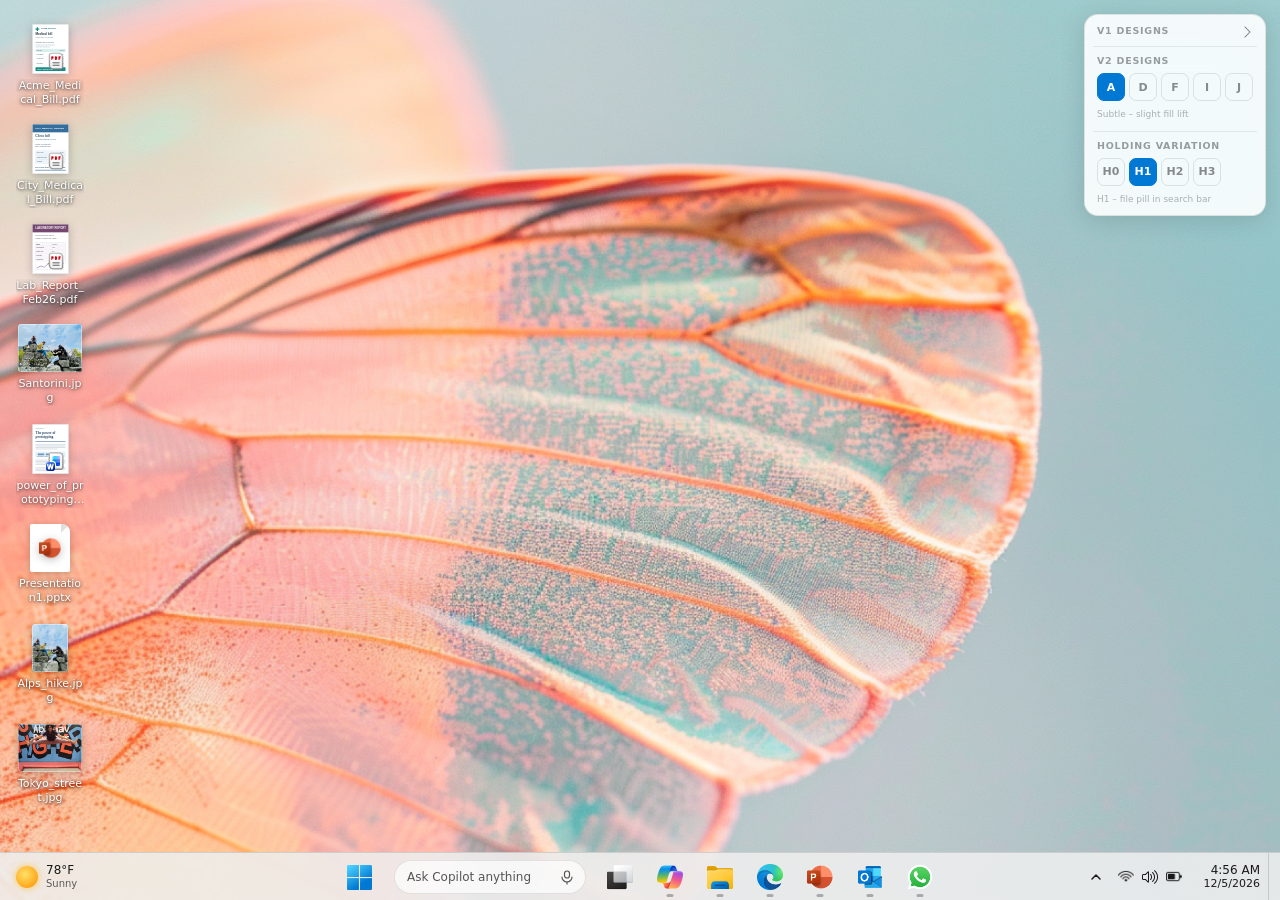
<file: index.html>
<!DOCTYPE html>
<html lang="en">
<head>
  <meta charset="UTF-8" />
  <meta name="viewport" content="width=device-width, initial-scale=1.0" />
  <title>Downloads</title>
  <style>
    *, *::before, *::after { margin: 0; padding: 0; box-sizing: border-box; }

    body {
      width: 100vw;
      height: 100vh;
      overflow: hidden;
      font-family: 'Segoe UI Variable', 'Segoe UI', system-ui, sans-serif;
      user-select: none;
      cursor: default;
    }

    /* ── Desktop wallpaper ─────────────────────────────────── */
    .desktop {
      position: relative;
      width: 100%;
      height: 100%;
      background: url('Wallpaper-New.png') center/cover no-repeat;
    }

    /* ── Desktop icons ─────────────────────────────────────── */
    .desktop-icons {
      position: absolute;
      inset: 0;
      bottom: 48px; /* above taskbar */
    }
    #rubberband {
      position: absolute;
      border: 1px solid rgba(0,120,212,0.9);
      background: rgba(0,120,212,0.12);
      display: none;
      pointer-events: none;
      z-index: 7999;
      border-radius: 2px;
    }
    .d-icon {
      position: absolute;
      display: flex;
      flex-direction: column;
      align-items: center;
      justify-content: flex-start;
      gap: 5px;
      width: 76px;
      padding: 8px 4px 3px;
      border-radius: 4px;
      cursor: grab;
      transition: background 0.12s, opacity 0.12s;
      user-select: none;
    }
    .d-icon:hover  { background: rgba(255,255,255,0.18); }
    .d-icon.selected {
      background: rgba(204,228,247,0.35);
      outline: 1.5px solid rgba(0,120,212,0.55);
      border-radius: 4px;
    }
    .d-icon.dragging  { opacity: 1; cursor: grabbing; } /* original stays fully visible */
    /* Multi-drag ghost */
    .drag-ghost {
      position: fixed;
      pointer-events: none;
      z-index: 9999;
      cursor: grabbing;
    }
    .drag-ghost-plate {
      position: relative;
      width: 88px; height: 88px;
      background: rgba(255,255,255,0.50);
      border-radius: 22px;
      box-shadow: 0 8px 28px rgba(0,0,0,0.18);
      display: flex; align-items: center; justify-content: center;
    }
    .drag-icon-stack {
      display: flex; align-items: center; justify-content: center;
      width: 64px; height: 64px;
    }
    .drag-icon-item {
      display: flex; align-items: center; justify-content: center;
      width: 64px; height: 64px;
    }
    .drag-icon-item .folder-thumb,
    .drag-icon-item .pdf-file-thumb { width: 64px !important; height: 64px !important; background-size: contain; }
    .drag-icon-item .ppt-file-thumb { width: 64px !important; height: 64px !important; background: none !important; border: none !important; border-radius: 0 !important; overflow: visible !important; box-shadow: none !important; }
    .drag-icon-item .ppt-file-thumb::before { display: none !important; }
    .drag-icon-item img { width: 64px !important; height: 64px !important; object-fit: contain; filter: none; }
    .drag-icon-item .img-file-thumb { width: 64px !important; height: 48px !important; }
    .drag-count-badge {
      position: absolute;
      top: -9px; right: -9px;
      min-width: 22px; height: 22px;
      background: #fff;
      color: #1a1a1a;
      font-size: 12px; font-weight: 700;
      border-radius: 11px;
      display: flex; align-items: center; justify-content: center;
      padding: 0 5px;
      box-shadow: 0 2px 8px rgba(0,0,0,0.25);
      z-index: 10;
    }
    .drag-ghost span {
      font-size: 11px;
      color: #fff;
      text-align: center;
      line-height: 1.3;
      text-shadow: 0 1px 3px rgba(0,0,0,0.7), 0 0 8px rgba(0,0,0,0.4);
      max-width: 70px;
      display: -webkit-box;
      -webkit-line-clamp: 2;
      line-clamp: 2;
      -webkit-box-orient: vertical;
      overflow: hidden;
    }
    .drag-ghost img {
      width: 40px; height: 40px;
      object-fit: contain;
    }
    /* Selection tick mark (top-left, square checkbox style) */
    .d-icon .sel-tick {
      position: absolute;
      top: 6px;
      left: 6px;
      width: 16px;
      height: 16px;
      border-radius: 3px;
      background: #0078d4;
      border: 1.5px solid #fff;
      color: #fff;
      font-size: 11px;
      font-weight: 700;
      line-height: 14px;
      text-align: center;
      display: none;
      z-index: 10;
      box-shadow: 0 1px 3px rgba(0,0,0,0.35);
      pointer-events: none;
    }
    .d-icon.selected .sel-tick { display: block; }
    .d-icon img {
      width: 48px; height: 48px;
      object-fit: contain;
      filter: drop-shadow(0 2px 4px rgba(0,0,0,0.25));
    }
    .d-icon span {
      font-size: 11px;
      color: #fff;
      text-align: center;
      line-height: 1.3;
      text-shadow: 0 1px 3px rgba(0,0,0,0.7), 0 0 8px rgba(0,0,0,0.4);
      word-break: break-word;
      max-width: 68px;
      display: -webkit-box;
      -webkit-line-clamp: 2;
      line-clamp: 2;
      -webkit-box-orient: vertical;
      overflow: hidden;
    }
    /* Folder icon */
    .folder-thumb {
      width: 48px; height: 48px;
      background-image: url("data:image/svg+xml,%3Csvg%20width%3D%2216%22%20height%3D%2216%22%20viewBox%3D%220%200%2016%2016%22%20fill%3D%22none%22%20xmlns%3D%22http%3A%2F%2Fwww.w3.org%2F2000%2Fsvg%22%3E%3Cpath%20d%3D%22M8%204L6.586%202.586C6.21101%202.2109%205.70239%202.00011%205.172%202H1C0.447715%202%200%202.44772%200%203V13C0%2013.5523%200.447715%2014%201%2014H15C15.5523%2014%2016%2013.5523%2016%2013V5C16%204.44772%2015.5523%204%2015%204H8Z%22%20fill%3D%22%23FFB900%22%2F%3E%3Cpath%20d%3D%22M8%204L6.586%205.414C6.21101%205.7891%205.70239%205.99989%205.172%206H0V13C0%2013.5523%200.447715%2014%201%2014H15C15.5523%2014%2016%2013.5523%2016%2013V5C16%204.44772%2015.5523%204%2015%204H8Z%22%20fill%3D%22%23FFD75E%22%2F%3E%3Cpath%20d%3D%22M8%204L6.586%205.414C6.21101%205.7891%205.70239%205.99989%205.172%206H0V13C0%2013.5523%200.447715%2014%201%2014H15C15.5523%2014%2016%2013.5523%2016%2013V5C16%204.44772%2015.5523%204%2015%204H8Z%22%20fill%3D%22url(%23fld0)%22%2F%3E%3Cpath%20d%3D%22M1%2013.5C0.627%2013.5%200.29%2013.358%200.027%2013.133C0.0877%2013.6253%200.504%2013.9962%201%2014H15C15.505%2014%2015.905%2013.62%2015.973%2013.133C15.711%2013.359%2015.373%2013.5%2015%2013.5H1Z%22%20fill%3D%22%23BF5712%22%2F%3E%3Cpath%20opacity%3D%220.4%22%20d%3D%22M6.836%205.914L8.75%204H8L6.586%205.414C6.21101%205.7891%205.70239%205.99989%205.172%206H0V6.5H5.422C5.95239%206.49989%206.46101%206.2891%206.836%205.914Z%22%20fill%3D%22white%22%2F%3E%3Cdefs%3E%3ClinearGradient%20id%3D%22fld0%22%20x1%3D%220%22%20y1%3D%224%22%20x2%3D%220%22%20y2%3D%2214%22%20gradientUnits%3D%22userSpaceOnUse%22%3E%3Cstop%20stop-color%3D%22white%22%20stop-opacity%3D%220.01%22%2F%3E%3Cstop%20offset%3D%220.999%22%20stop-color%3D%22%23FFD75E%22%20stop-opacity%3D%220.3%22%2F%3E%3C%2FlinearGradient%3E%3C%2Fdefs%3E%3C%2Fsvg%3E");
      background-size: contain;
      background-repeat: no-repeat;
      background-position: center;
      filter: drop-shadow(0 2px 4px rgba(0,0,0,0.25));
    }
    /* Generic file icon */
    .file-thumb {
      width: 34px; height: 40px;
      border-radius: 2px 6px 2px 2px;
      position: relative;
      filter: drop-shadow(0 2px 4px rgba(0,0,0,0.25));
    }
    .file-thumb::before {
      content: '';
      position: absolute;
      top: 0; right: 0;
      width: 0; height: 0;
      border-left: 8px solid rgba(0,0,0,0.15);
      border-bottom: 8px solid transparent;
    }
    .file-thumb.html { background: #e07a5f; }
    .file-thumb.img  { background: #81b4ea; }
    .file-thumb.txt  { background: #e8e8e8; }
    /* PPT file icon */
    .ppt-file-thumb {
      width: 40px; height: 48px;
      background: #fff;
      border-radius: 2px 8px 2px 2px;
      position: relative;
      filter: drop-shadow(0 2px 4px rgba(0,0,0,0.22));
      display: flex;
      align-items: center;
      justify-content: center;
      overflow: hidden;
    }
    .ppt-file-thumb::before {
      content: '';
      position: absolute;
      top: 0; right: 0;
      width: 0; height: 0;
      border-left: 9px solid rgba(0,0,0,0.12);
      border-bottom: 9px solid transparent;
    }
    .ppt-file-thumb img {
      width: 22px; height: 22px;
      object-fit: contain;
      position: relative;
      z-index: 1;
    }
    /* PDF file icon */
    .pdf-file-thumb {
      width: 48px; height: 48px;
      background-image: url("data:image/svg+xml,%3Csvg%20width%3D%2216%22%20height%3D%2216%22%20viewBox%3D%220%200%2016%2016%22%20fill%3D%22none%22%20xmlns%3D%22http%3A%2F%2Fwww.w3.org%2F2000%2Fsvg%22%3E%3Cpath%20d%3D%22M2%203C2%201.89543%202.89543%201%204%201H10.5C12.433%201%2014%202.567%2014%204.5V13C14%2014.1046%2013.1046%2015%2012%2015H5.5C3.567%2015%202%2013.433%202%2011.5V3Z%22%20fill%3D%22url(%23pdf0)%22%2F%3E%3Cpath%20d%3D%22M3%203C3%202.44772%203.44772%202%204%202H10.5C11.8807%202%2013%203.11929%2013%204.5V13C13%2013.5523%2012.5523%2014%2012%2014H5.5C4.11929%2014%203%2012.8807%203%2011.5V3Z%22%20fill%3D%22url(%23pdf1)%22%2F%3E%3Cpath%20d%3D%22M3%203C3%202.44772%203.44772%202%204%202H10.5C11.8807%202%2013%203.11929%2013%204.5V13C13%2013.5523%2012.5523%2014%2012%2014H5.5C4.11929%2014%203%2012.8807%203%2011.5V3Z%22%20fill%3D%22url(%23pdf2)%22%2F%3E%3Cpath%20d%3D%22M4.5%204C4.22386%204%204%204.22386%204%204.5V6.5C4%206.77614%204.22386%207%204.5%207C4.77614%207%205%206.77614%205%206.5V6C5.16334%206%205.39723%205.95511%205.60465%205.80577C5.83757%205.63807%206%205.36296%206%205C6%204.63704%205.83757%204.36193%205.60465%204.19423C5.39723%204.04489%205.16334%204%205%204H4.5Z%22%20fill%3D%22%23D20112%22%2F%3E%3Cpath%20d%3D%22M7%204.5C7%204.22386%207.22386%204%207.5%204H7.75C8.10409%204%208.46151%204.11075%208.70846%204.43101C8.93339%204.72272%209%205.10665%209%205.5C9%205.89335%208.93339%206.27728%208.70846%206.56899C8.46151%206.88925%208.10409%207%207.75%207H7.5C7.22386%207%207%206.77614%207%206.5V4.5Z%22%20fill%3D%22%23D20112%22%2F%3E%3Cpath%20d%3D%22M10%204.5C10%204.22386%2010.2239%204%2010.5%204H11.5C11.7761%204%2012%204.22386%2012%204.5C12%204.77614%2011.7761%205%2011.5%205H11.25C11.5261%205%2011.75%205.22386%2011.75%205.5C11.75%205.77614%2011.5261%206%2011.25%206H11V6.5C11%206.77614%2010.7761%207%2010.5%207C10.2239%207%2010%206.77614%2010%206.5V4.5Z%22%20fill%3D%22%23D20112%22%2F%3E%3Cpath%20d%3D%22M10.5%2011C10.7761%2011%2011%2011.2239%2011%2011.5C11%2011.7761%2010.7761%2012%2010.5%2012H5.5C5.22386%2012%205%2011.7761%205%2011.5C5%2011.2239%205.22386%2011%205.5%2011H10.5Z%22%20fill%3D%22url(%23pdf3)%22%2F%3E%3Cpath%20d%3D%22M10.5%209C10.7761%209%2011%209.22386%2011%209.5C11%209.77614%2010.7761%2010%2010.5%2010H5.5C5.22386%2010%205%209.77614%205%209.5C5%209.22386%205.22386%209%205.5%209H10.5Z%22%20fill%3D%22url(%23pdf4)%22%2F%3E%3Cdefs%3E%3ClinearGradient%20id%3D%22pdf0%22%20x1%3D%225.875%22%20y1%3D%221%22%20x2%3D%228.06039%22%20y2%3D%2215.0489%22%20gradientUnits%3D%22userSpaceOnUse%22%3E%3Cstop%20stop-color%3D%22%23BBBBBB%22%2F%3E%3Cstop%20offset%3D%221%22%20stop-color%3D%22%23888888%22%2F%3E%3C%2FlinearGradient%3E%3ClinearGradient%20id%3D%22pdf1%22%20x1%3D%225.77778%22%20y1%3D%222%22%20x2%3D%227.58707%22%20y2%3D%2214.0619%22%20gradientUnits%3D%22userSpaceOnUse%22%3E%3Cstop%20stop-color%3D%22white%22%2F%3E%3Cstop%20offset%3D%221%22%20stop-color%3D%22%23EBEBEB%22%2F%3E%3C%2FlinearGradient%3E%3CradialGradient%20id%3D%22pdf2%22%20cx%3D%220%22%20cy%3D%220%22%20r%3D%221%22%20gradientTransform%3D%22matrix(5.27778%209.5%20-7.91667%203.5625%206.19444%205.125)%22%20gradientUnits%3D%22userSpaceOnUse%22%3E%3Cstop%20offset%3D%220.177083%22%20stop-color%3D%22white%22%2F%3E%3Cstop%20offset%3D%221%22%20stop-color%3D%22%23EFEFEF%22%2F%3E%3C%2FradialGradient%3E%3ClinearGradient%20id%3D%22pdf3%22%20x1%3D%226.9375%22%20y1%3D%229%22%20x2%3D%227.14215%22%20y2%3D%2212.0697%22%20gradientUnits%3D%22userSpaceOnUse%22%3E%3Cstop%20stop-color%3D%22%23898989%22%2F%3E%3Cstop%20offset%3D%221%22%20stop-color%3D%22%23636262%22%2F%3E%3C%2FlinearGradient%3E%3ClinearGradient%20id%3D%22pdf4%22%20x1%3D%226.9375%22%20y1%3D%229%22%20x2%3D%227.14215%22%20y2%3D%2212.0697%22%20gradientUnits%3D%22userSpaceOnUse%22%3E%3Cstop%20stop-color%3D%22%23898989%22%2F%3E%3Cstop%20offset%3D%221%22%20stop-color%3D%22%23636262%22%2F%3E%3C%2FlinearGradient%3E%3C%2Fdefs%3E%3C%2Fsvg%3E");
      background-size: contain;
      background-repeat: no-repeat;
      background-position: center;
      filter: drop-shadow(0 2px 4px rgba(0,0,0,0.22));
    }
    /* Word file icon */
    .word-file-thumb {
      width: 40px; height: 48px;
      background: #fff;
      border-radius: 2px 8px 2px 2px;
      position: relative;
      filter: drop-shadow(0 2px 4px rgba(0,0,0,0.22));
      display: flex; align-items: center; justify-content: center;
    }
    .word-file-thumb::before {
      content: '';
      position: absolute; top: 0; right: 0;
      width: 0; height: 0;
      border-left: 9px solid rgba(0,0,0,0.12);
      border-bottom: 9px solid transparent;
    }
    .word-file-thumb::after {
      content: 'W';
      font-size: 20px; font-weight: 700;
      color: #185abd;
      font-family: 'Segoe UI', system-ui, sans-serif;
      position: relative; z-index: 1;
    }
    .drag-icon-item .word-file-thumb { width: 64px !important; height: 64px !important; background: none !important; border: none !important; border-radius: 0 !important; overflow: visible !important; box-shadow: none !important; }
    .drag-icon-item .word-file-thumb::before { display: none !important; }

    /* ═══════════════════════════════════════════════════════ */
    /*  WORD VIEWER                                            */
    /* ═══════════════════════════════════════════════════════ */
    #word-viewer {
      position: fixed; top: 0; left: 0; right: 0; bottom: 48px; z-index: 9500;
      display: none; align-items: center; justify-content: center;
      pointer-events: none;
    }
    #word-viewer.open { display: flex; }
    .wv-window {
      pointer-events: auto;
      user-select: text;
      width: min(860px, 94vw); height: min(580px, 88vh);
      background: #f3f3f3;
      border-radius: 6px;
      display: flex; flex-direction: column;
      box-shadow: 0 24px 80px rgba(0,0,0,0.38);
      overflow: hidden;
      font-family: 'Segoe UI Variable','Segoe UI',system-ui,sans-serif;
      animation: wvIn 0.18s ease;
    }
    @keyframes wvIn { from { transform: scale(0.97); opacity: 0; } to { transform: scale(1); opacity: 1; } }
    .wv-titlebar {
      height: 32px; background: #185abd; color: #fff;
      display: flex; align-items: center; padding: 0 12px;
      flex-shrink: 0; gap: 8px; user-select: none;
    }
    .wv-tb-icon {
      width: 18px; height: 18px; background: #fff; color: #185abd;
      border-radius: 2px; display: flex; align-items: center; justify-content: center;
      font-size: 12px; font-weight: 800; flex-shrink: 0;
    }
    .wv-tb-name { font-size: 12px; flex: 1; opacity: 0.92; }
    .wv-tb-btns { display: flex; gap: 0; margin-left: auto; }
    .wv-tb-btn {
      width: 46px; height: 32px; background: none; border: none;
      color: #fff; font-size: 11px; cursor: pointer; display: flex;
      align-items: center; justify-content: center; opacity: 0.8;
    }
    .wv-tb-btn:hover { background: rgba(255,255,255,0.15); opacity: 1; }
    .wv-tb-btn.close:hover { background: #c42b1c; opacity: 1; }
    .wv-ribbon {
      height: 28px; background: #fff; border-bottom: 1px solid #d0d0d0;
      display: flex; align-items: center; padding: 0 12px; gap: 2px; flex-shrink: 0;
    }
    .wv-tab {
      padding: 4px 12px; font-size: 12px; color: #444; cursor: pointer;
      border-radius: 3px; user-select: none;
    }
    .wv-tab:hover { background: rgba(0,0,0,0.06); }
    .wv-tab.active { color: #185abd; border-bottom: 2px solid #185abd; border-radius: 0; }
    .wv-body {
      flex: 1; overflow-y: auto; background: #f3f3f3;
      display: flex; justify-content: center; align-items: flex-start; padding: 24px 16px;
    }
    .wv-page {
      width: 680px; background: #fff;
      box-shadow: 0 2px 12px rgba(0,0,0,0.12);
      padding: 72px 80px; padding-bottom: 96px;
    }
    .wv-content { color: #1a1a1a; line-height: 1.7; user-select: text; cursor: text; }
    .wv-content h1 { font-size: 22px; font-weight: 700; color: #185abd; margin-bottom: 6px; }
    .wv-content h2 { font-size: 14px; font-weight: 600; color: #185abd; margin: 22px 0 6px; text-transform: uppercase; letter-spacing: 0.06em; }
    .wv-content p { font-size: 13.5px; margin-bottom: 12px; color: #333; }
    .wv-content ul { font-size: 13.5px; color: #333; padding-left: 20px; margin-bottom: 12px; }
    .wv-content ul li { margin-bottom: 4px; }
    .wv-content .meta { font-size: 11px; color: #999; margin-bottom: 28px; border-bottom: 1px solid #eee; padding-bottom: 16px; }
    .wv-drag-hint {
      font-size: 11px; color: #aaa; text-align: center;
      margin-top: 12px; padding-top: 12px; border-top: 1px solid #f0f0f0;
      user-select: none;
    }

    /* Image file icon */
    .img-file-thumb {
      border-radius: 3px;
      position: relative;
      filter: drop-shadow(0 2px 4px rgba(0,0,0,0.22));
      overflow: hidden;
    }
    .img-file-thumb.landscape { width: 64px; height: 48px; }
    .img-file-thumb.portrait  { width: 36px; height: 48px; }
    .img-file-thumb::after {
      content: '';
      position: absolute;
      inset: 0;
      border: 1.5px solid rgba(255,255,255,0.4);
      border-radius: 3px;
    }

    /* ── Taskbar shell ─────────────────────────────────────── */
    .taskbar {
      position: fixed;
      bottom: 0; left: 0; right: 0;
      height: 48px;
      background: rgba(238, 238, 238, 0.88);
      backdrop-filter: saturate(180%) blur(28px);
      -webkit-backdrop-filter: saturate(180%) blur(28px);
      border-top: 1px solid rgba(0,0,0,0.12);
      display: flex;
      align-items: center;
      z-index: 9100;
      pointer-events: auto;
    }

    /* ── Left / Right wrappers ─────────────────────────────── */
    .tb-left  { display:flex; align-items:center; padding-left:6px; flex-shrink:0; }
    .tb-right { margin-left:auto; display:flex; align-items:center; flex-shrink:0; }

    /* ── Center (absolutely centred) ──────────────────────── */
    .tb-center {
      position: absolute;
      left: 50%; transform: translateX(-50%);
      display: flex;
      align-items: center;
      gap: 2px;
      height: 48px;
    }

    /* ── Generic icon button ───────────────────────────────── */
    .tb-btn {
      position: relative;
      width: 48px; height: 44px;
      display: flex; align-items: center; justify-content: center;
      border-radius: 4px;
      cursor: pointer;
      transition: background 0.12s ease;
      flex-shrink: 0;
    }
    .tb-btn:hover  { background: rgba(0,0,0,0.08); }
    .tb-btn:active { background: rgba(0,0,0,0.13); }
    .tb-btn.drop-target {
      background: rgba(0,120,212,0.18);
      outline: 2px solid rgba(0,120,212,0.7);
      outline-offset: -2px;
    }
    /* ── Drop-zone pill ── */

    /* Ghost copy that flies onto the app icon on drop */
    .drop-ghost {
      position: fixed;
      pointer-events: none;
      z-index: 99999;
      display: flex;
      flex-direction: column;
      align-items: center;
      gap: 3px;
      transition: transform 0.32s cubic-bezier(.4,0,.2,1), opacity 0.32s ease, top 0.32s cubic-bezier(.4,0,.2,1), left 0.32s cubic-bezier(.4,0,.2,1);
    }
    .drop-ghost .ghost-thumb {
      width: 36px; height: 36px;
      border-radius: 4px;
      overflow: hidden;
      box-shadow: 0 4px 12px rgba(0,0,0,0.3);
    }
    .drop-ghost .ghost-label {
      font-size: 10px;
      color: #fff;
      background: rgba(0,0,0,0.55);
      padding: 1px 5px;
      border-radius: 3px;
      white-space: nowrap;
      max-width: 80px;
      overflow: hidden;
      text-overflow: ellipsis;
    }
    .tb-btn img {
      width: 26px; height: 26px;
      object-fit: contain;
      pointer-events: none;
      display: block;
    }

    .run-dot {
      position: absolute; bottom: 2px;
      left: 50%; transform: translateX(-50%);
      width: 7px; height: 3px;
      border-radius: 2px;
      background: rgba(0,0,0,0.28);
      pointer-events: none;
    }
    .run-bar { display: none; }

    /* ── Search bar ────────────────────────────────────────── */
    .search-bar {
      position: relative;
      display: flex;
      align-items: center;
      gap: 8px;
      width: 192px;
      height: 34px;
      background: rgba(255,255,255,0.72);
      border: 1px solid rgba(0,0,0,0.10);
      border-radius: 20px;
      padding: 0 4px 0 12px;
      margin: 0 8px;
      cursor: text;
      transition: background 0.2s, box-shadow 0.2s, width 0.25s ease;
      flex-shrink: 0;
      overflow: hidden;
    }
    .search-bar:hover {
      background: rgba(255,255,255,0.85);
      box-shadow: 0 0 0 1px rgba(0,0,0,0.08);
    }
    /* Active/thinking state */
    .search-bar.thinking {
      width: 72px;
      background: #f5f0e8;
      border-color: rgba(0,0,0,0.13);
      box-shadow: inset 0 0 0 1.5px rgba(0,0,0,0.10);
      justify-content: center;
      cursor: default;
      padding: 0;
    }
    .search-placeholder {
      flex: 1;
      font-size: 12px;
      color: #555;
      white-space: nowrap;
      overflow: hidden;
    }
    .search-icons {
      display: flex;
      align-items: center;
      justify-content: center;
      width: 28px;
      height: 26px;
      flex-shrink: 0;
    }
    .search-icons svg {
      width: 16px; height: 16px;
      color: #555;
      display: block;
    }
    .search-divider {
      width: 1px; height: 16px;
      background: rgba(0,0,0,0.15);
      flex-shrink: 0;
    }
    /* Thinking dots */
    .thinking-dots {
      display: none;
      align-items: center;
      gap: 2px;
    }
    .search-bar.thinking .thinking-dots { display: flex; }
    .search-bar.thinking .search-placeholder,
    .search-bar.thinking .search-icons,
    .search-bar.thinking .search-divider { display: none; }

    /* Drop-mode: file(s) selected */
    .search-bar.drop-mode {
      width: 232px;
      background: linear-gradient(135deg, #eef2ff, #f3eeff);
      border: none;
      outline: 1px solid #8b6ef5;
      outline-offset: 1px;
      cursor: default;
      gap: 6px;
      box-shadow: 0 2px 12px rgba(100,80,200,0.12);
      overflow: visible;
    }
    /* Drag-hover: dashed gradient border via SVG ::after */
    .search-bar.drop-mode.drag-over,
    .search-bar.drop-mode:not(.holding):hover {
      outline: none;
    }
    .search-bar.drop-mode.drag-over::after,
    .search-bar.holding.drag-over::after,
    .search-bar.drop-mode:not(.holding):hover::after {
      content: '';
      position: absolute;
      inset: -2px;
      border-radius: 22px;
      pointer-events: none;
      background:
        url("data:image/svg+xml,%3Csvg xmlns='http://www.w3.org/2000/svg' width='236' height='38' viewBox='0 0 236 38'%3E%3Cdefs%3E%3ClinearGradient id='g' x1='0' y1='0' x2='1' y2='0'%3E%3Cstop offset='0%25' stop-color='%234f8ef7'/%3E%3Cstop offset='100%25' stop-color='%23a855f7'/%3E%3C/linearGradient%3E%3C/defs%3E%3Crect x='1' y='1' width='234' height='36' rx='21' fill='none' stroke='url(%23g)' stroke-width='1.5' stroke-dasharray='3 2'/%3E%3C/svg%3E")
        center / 100% 100% no-repeat;
    }
    .search-bar.drop-mode .search-placeholder,
    .search-bar.drop-mode .search-icons,
    .search-bar.drop-mode .search-divider,
    .search-bar.drop-mode .thinking-dots,
    .search-bar.drop-mode .holding-label { display: none; }
    .search-bar.drop-mode .drop-mode-label { display: flex; align-items: center; gap: 6px; }
    .drop-mode-label {
      display: none;
      background: linear-gradient(90deg, #4f8ef7, #a855f7);
      -webkit-background-clip: text;
      -webkit-text-fill-color: transparent;
      background-clip: text;
      font-size: 13px;
      font-weight: 500;
      white-space: nowrap;
    }
    .drop-mode-plus {
      background: linear-gradient(90deg, #4f8ef7, #a855f7);
      -webkit-background-clip: text;
      -webkit-text-fill-color: transparent;
      background-clip: text;
      font-size: 17px;
      font-weight: 600;
      line-height: 1;
    }
    .thinking-dot {
      width: 4px; height: 4px;
      border-radius: 50%;
      background: #888;
      animation: thinkPulse 1.2s ease-in-out infinite;
    }
    .thinking-dot:nth-child(2) { animation-delay: 0.2s; background: #aaa; }
    .thinking-dot:nth-child(3) { animation-delay: 0.4s; background: #bbb; }
    @keyframes thinkPulse {
      0%, 80%, 100% { transform: scale(1);   opacity: 0.5; }
      40%            { transform: scale(1); opacity: 1;   }
    }

    /* No-drop: app icon dragged over search bar */
    .no-drop-label {
      display: none;
      align-items: center;
      gap: 6px;
      font-size: 12px;
      color: rgba(0,0,0,0.42);
      font-weight: 400;
      white-space: nowrap;
    }
    .search-bar.no-drop {
      background: rgba(245,245,245,0.90) !important;
      outline: none !important;
      box-shadow: none !important;
      border-color: rgba(0,0,0,0.08) !important;
      cursor: not-allowed !important;
    }
    .search-bar.no-drop .search-placeholder,
    .search-bar.no-drop .search-icons,
    .search-bar.no-drop .search-divider,
    .search-bar.no-drop .drop-mode-label { display: none !important; }
    .search-bar.no-drop .no-drop-label { display: flex; }
    .search-bar.no-drop::after,
    .search-bar.no-drop::before { content: none !important; }
    /* Ghost dims + shows prohibition badge */
    .drag-ghost.no-drop { opacity: 0.45; filter: grayscale(0.3); }
    .drag-ghost.no-drop::after {
      content: '';
      position: absolute;
      bottom: 2px;
      right: 2px;
      width: 20px;
      height: 20px;
      border-radius: 50%;
      background: #fff url("data:image/svg+xml,%3Csvg viewBox='0 0 16 16' fill='none' xmlns='http://www.w3.org/2000/svg'%3E%3Ccircle cx='8' cy='8' r='6.5' stroke='%23888' stroke-width='1.5'/%3E%3Cline x1='3.5' y1='12.5' x2='12.5' y2='3.5' stroke='%23888' stroke-width='1.5' stroke-linecap='round'/%3E%3C/svg%3E") center/65% no-repeat;
      box-shadow: 0 1px 4px rgba(0,0,0,0.20);
    }

    /* ═══════════════════════════════════════════════════════ */
    /*  FOLDER WINDOW                                          */
    /* ═══════════════════════════════════════════════════════ */
    #folder-window {
      position: fixed;
      width: 1040px;
      height: 640px;
      top: 50%;
      left: 50%;
      transform: translate(-50%, -54%);
      background: #fff;
      border-radius: 8px;
      box-shadow: 0 28px 80px rgba(0,0,0,0.28), 0 2px 8px rgba(0,0,0,0.10);
      display: none;
      flex-direction: column;
      z-index: 9200;
      overflow: hidden;
      border: 1px solid rgba(0,0,0,0.14);
      font-family: 'Segoe UI Variable','Segoe UI',system-ui,sans-serif;
      font-size: 12px;
      user-select: none;
    }
    #folder-window.open { display: flex; }
    #folder-window.minimizing {
      transition: transform 0.22s cubic-bezier(0.4,0,1,1), opacity 0.22s ease;
      transform: translateY(calc(100vh - 50% + 60px)) scaleY(0.1) !important;
      opacity: 0;
      pointer-events: none;
    }

    /* Tab bar */
    .fw-tabs {
      display: flex;
      align-items: center;
      height: 34px;
      background: #f3f3f3;
      padding: 0 4px;
      flex-shrink: 0;
      cursor: default;
    }
    .fw-tab {
      display: flex;
      align-items: center;
      gap: 6px;
      height: 26px;
      padding: 0 10px;
      background: #fff;
      border-radius: 5px 5px 0 0;
      font-size: 12px;
      color: #1a1a1a;
      max-width: 180px;
      overflow: hidden;
    }
    .fw-tab img { width: 14px; height: 14px; object-fit: contain; flex-shrink: 0; }
    .fw-tab-label { flex: 1; overflow: hidden; text-overflow: ellipsis; white-space: nowrap; }
    .fw-tab-x {
      width: 16px; height: 16px;
      border-radius: 3px;
      border: none; background: transparent;
      display: flex; align-items: center; justify-content: center;
      font-size: 10px; color: #666; cursor: pointer; flex-shrink: 0;
    }
    .fw-tab-x:hover { background: rgba(0,0,0,0.10); color: #111; }
    .fw-new-tab {
      width: 26px; height: 26px;
      border: none; background: transparent;
      border-radius: 4px;
      font-size: 16px; color: #555; cursor: pointer;
      display: flex; align-items: center; justify-content: center;
      margin-left: 2px;
    }
    .fw-new-tab:hover { background: rgba(0,0,0,0.07); }
    .fw-win-controls {
      margin-left: auto;
      display: flex;
      align-items: center;
    }
    .fw-wc-btn {
      width: 46px; height: 34px;
      border: none; background: transparent;
      display: flex; align-items: center; justify-content: center;
      font-size: 11px; color: #444; cursor: pointer;
    }
    .fw-wc-btn:hover { background: rgba(255,255,255,0.15); }
    .fw-wc-btn.close:hover { background: #c42b1c; color: #fff; }

    /* Navigation bar */
    .fw-nav {
      display: flex;
      align-items: center;
      height: 40px;
      padding: 0 8px;
      gap: 4px;
      background: #fff;
      border-bottom: 1px solid #e8e8e8;
      flex-shrink: 0;
    }
    .fw-nav-btn {
      width: 28px; height: 28px;
      border: none; background: transparent;
      border-radius: 4px;
      display: flex; align-items: center; justify-content: center;
      font-size: 13px; color: #555; cursor: pointer;
    }
    .fw-nav-btn:hover { background: rgba(0,0,0,0.07); }
    .fw-nav-btn:disabled { color: #ccc; cursor: default; }
    .fw-nav-btn:disabled:hover { background: transparent; }
    .fw-breadcrumb {
      flex: 1;
      height: 28px;
      border: 1px solid transparent;
      border-radius: 4px;
      display: flex;
      align-items: center;
      padding: 0 8px;
      gap: 4px;
      color: #1a1a1a;
      font-size: 12px;
      cursor: text;
      overflow: hidden;
    }
    .fw-breadcrumb:hover { border-color: rgba(0,0,0,0.12); background: rgba(0,0,0,0.03); }
    .fw-breadcrumb-sep { color: #999; font-size: 10px; margin: 0 5px; }
    .fw-search-box {
      display: flex;
      align-items: center;
      height: 28px;
      border: 1px solid rgba(0,0,0,0.12);
      border-radius: 4px;
      padding: 0 8px;
      gap: 5px;
      width: 200px;
      background: #fafafa;
    }
    .fw-search-box:focus-within { border-color: #0078d4; background: #fff; }
    .fw-search-box input {
      border: none; background: transparent;
      font-size: 12px; color: #333;
      outline: none; flex: 1;
      font-family: inherit;
    }
    .fw-search-box svg { color: #888; flex-shrink: 0; }

    /* Toolbar */
    .fw-toolbar {
      display: flex;
      align-items: center;
      height: 38px;
      padding: 0 6px;
      gap: 1px;
      background: #fff;
      border-bottom: 1px solid #e8e8e8;
      flex-shrink: 0;
    }
    .fw-tb-btn {
      display: flex;
      align-items: center;
      gap: 4px;
      height: 28px;
      padding: 0 8px;
      border: none; background: transparent;
      border-radius: 4px;
      font-size: 12px; color: #333;
      cursor: pointer;
      white-space: nowrap;
      font-family: inherit;
    }
    .fw-tb-btn:hover { background: rgba(0,0,0,0.07); }
    .fw-tb-btn svg { width: 14px; height: 14px; flex-shrink: 0; }
    .fw-tb-sep { width: 1px; height: 20px; background: #e0e0e0; margin: 0 3px; flex-shrink: 0; }
    .fw-tb-right { margin-left: auto; }

    /* Body */
    .fw-body {
      display: flex;
      flex: 1;
      overflow: hidden;
    }

    /* Sidebar */
    .fw-sidebar {
      width: 188px;
      flex-shrink: 0;
      background: #fafafa;
      border-right: 1px solid #ebebeb;
      overflow-y: auto;
      padding: 6px 0;
    }
    .fw-sidebar::-webkit-scrollbar { width: 4px; }
    .fw-sidebar::-webkit-scrollbar-thumb { background: rgba(0,0,0,0.15); border-radius: 2px; }
    .fw-sb-item {
      display: flex;
      align-items: center;
      gap: 8px;
      height: 28px;
      padding: 0 10px 0 16px;
      cursor: pointer;
      border-radius: 4px;
      margin: 0 4px;
      color: #222;
      font-size: 12px;
      white-space: nowrap;
      overflow: hidden;
      text-overflow: ellipsis;
    }
    .fw-sb-item:hover { background: rgba(0,0,0,0.06); }
    .fw-sb-item.active { background: rgba(0,103,192,0.12); color: #0067c0; }
    .fw-sb-item svg { width: 14px; height: 14px; flex-shrink: 0; }
    .fw-sb-sep { height: 1px; background: #e8e8e8; margin: 4px 12px; }
    .fw-sb-section {
      font-size: 10px;
      font-weight: 600;
      color: #888;
      padding: 8px 16px 2px;
      text-transform: uppercase;
      letter-spacing: 0.05em;
    }

    /* Content area */
    .fw-content-area {
      flex: 1;
      display: flex;
      flex-direction: column;
      overflow: hidden;
    }
    .fw-list-header {
      display: grid;
      grid-template-columns: 36px 1fr 160px 160px 80px;
      padding: 0 8px 0 4px;
      height: 26px;
      border-bottom: 1px solid #ebebeb;
      background: #fff;
      flex-shrink: 0;
      align-items: center;
    }
    .fw-list-header span {
      font-size: 11px;
      color: #555;
      font-weight: 600;
      cursor: pointer;
    }
    .fw-list-header span:hover { color: #0078d4; }
    .fw-file-list {
      flex: 1;
      overflow-y: auto;
      padding: 4px 0;
    }
    .fw-file-list::-webkit-scrollbar { width: 6px; }
    .fw-file-list::-webkit-scrollbar-thumb { background: rgba(0,0,0,0.15); border-radius: 3px; }
    .fw-file-row {
      display: grid;
      grid-template-columns: 36px 1fr 160px 160px 80px;
      align-items: center;
      height: 28px;
      padding: 0 8px 0 4px;
      cursor: default;
      border-radius: 4px;
      margin: 0 4px;
    }
    .fw-file-row:hover { background: rgba(0,0,0,0.05); }
    .fw-file-row.selected { background: rgba(0,103,192,0.10); }
    /* Row checkbox */
    .fw-row-check {
      width: 16px; height: 16px;
      border-radius: 4px;
      border: 1.5px solid rgba(0,0,0,0.18);
      display: flex; align-items: center; justify-content: center;
      font-size: 10px; font-weight: 700; color: transparent;
      margin: auto; flex-shrink: 0; transition: all 0.1s;
    }
    .fw-file-row:hover .fw-row-check { border-color: rgba(0,0,0,0.35); }
    .fw-file-row.selected .fw-row-check { background: #0078d4; border-color: #0078d4; color: #fff; }

    /* Thumbnail gallery view */
    .fw-thumb-grid { display: flex; flex-direction: column; padding: 4px 12px 12px; gap: 0; }
    .fw-thumb-section {
      font-size: 12px; font-weight: 600; color: #333;
      padding: 12px 4px 8px; display: flex; align-items: center; gap: 5px;
    }
    .fw-thumb-row { display: flex; flex-wrap: wrap; gap: 10px; margin-bottom: 4px; }
    .fw-thumb-item {
      width: 116px;
      display: flex; flex-direction: column; align-items: center; gap: 5px;
      padding: 6px; border-radius: 6px; cursor: pointer; position: relative;
      border: 2px solid transparent; transition: background 0.1s, border-color 0.1s;
    }
    .fw-thumb-item:hover { background: rgba(0,0,0,0.05); }
    .fw-thumb-item.selected { border-color: #0078d4; background: rgba(0,120,212,0.09); }
    .fw-thumb-check {
      position: absolute; top: 8px; left: 8px;
      width: 18px; height: 18px; border-radius: 4px;
      background: transparent; border: 1.5px solid rgba(255,255,255,0.85);
      box-shadow: 0 0 0 1px rgba(0,0,0,0.25);
      color: transparent; font-size: 11px; font-weight: 700;
      display: none; align-items: center; justify-content: center; z-index: 2;
    }
    .fw-thumb-item:hover .fw-thumb-check { display: flex; }
    .fw-thumb-item.selected .fw-thumb-check { display: flex; background: #0078d4; border-color: #0078d4; box-shadow: none; color: #fff; }
    .fw-thumb-preview {
      width: 104px; height: 80px;
      border-radius: 5px; overflow: hidden; background: #e0e0e0; flex-shrink: 0;
    }
    .fw-thumb-preview img { width: 100%; height: 100%; object-fit: cover; display: block; -webkit-user-drag: none; pointer-events: none; }
    #folder-window img { -webkit-user-drag: none; }
    #folder-window * { user-select: none; }
    .fw-thumb-name {
      font-size: 10.5px; color: #1a1a1a; text-align: center;
      max-width: 104px; overflow: hidden; text-overflow: ellipsis; white-space: nowrap;
    }
    .fw-col-name {
      display: flex;
      align-items: center;
      gap: 7px;
      overflow: hidden;
    }
    .fw-file-icon { display: flex; align-items: center; flex-shrink: 0; }
    .fw-file-name { overflow: hidden; text-overflow: ellipsis; white-space: nowrap; color: #111; font-size: 12px; }
    .fw-col-date, .fw-col-type, .fw-col-size {
      font-size: 12px; color: #555;
      overflow: hidden; text-overflow: ellipsis; white-space: nowrap;
      padding-right: 8px;
    }
    .fw-col-size { text-align: right; padding-right: 4px; }

    /* Status bar */
    .fw-statusbar {
      height: 24px;
      background: #f3f3f3;
      border-top: 1px solid #e0e0e0;
      display: flex;
      align-items: center;
      padding: 0 12px;
      font-size: 11px;
      color: #555;
      flex-shrink: 0;
    }

    /* ── Holding state (files staged in UC) ───────────────── */
    .holding-label {
      display: none;
      align-items: center;
      gap: 6px;
      font-size: 12.5px;
      font-weight: 500;
      white-space: nowrap;
      cursor: pointer;
      background: linear-gradient(90deg, #4f8ef7, #a855f7);
      -webkit-background-clip: text;
      -webkit-text-fill-color: transparent;
      background-clip: text;
    }
    .holding-label svg { flex-shrink: 0; }
    .search-bar.holding {
      background: linear-gradient(135deg, #eef2ff, #f3eeff) !important;
      border: none !important;
      outline: 1px solid #8b6ef5 !important;
      outline-offset: 1px !important;
      box-shadow: 0 2px 12px rgba(100,80,200,0.12) !important;
      cursor: pointer;
    }
    .search-bar.holding .search-placeholder,
    .search-bar.holding .search-icons,
    .search-bar.holding .search-divider,
    .search-bar.holding .drop-mode-label { display: none !important; }
    .search-bar.holding .holding-label { display: flex; }
    /* While dragging over a held search bar — swap to drop label, drop solid outline */
    .search-bar.holding.drag-over { outline: none !important; box-shadow: none !important; overflow: visible !important; }
    .search-bar.holding.drag-over .holding-label { display: none !important; }
    .search-bar.holding.drag-over .drop-mode-label { display: flex !important; }
    /* App dragged over held bar — show no-drop instead, suppress both other labels */
    .search-bar.holding.drag-over.no-drop .drop-mode-label { display: none !important; }
    .search-bar.holding.drag-over.no-drop .holding-label { display: none !important; }
    .search-bar.holding.drag-over.no-drop .no-drop-label { display: flex !important; }

    /* Folder window held-files banner */
    #fw-held-banner {
      display: none;
      align-items: center;
      gap: 7px;
      padding: 8px 10px;
      margin: 6px 6px 4px;
      background: rgba(0,103,192,0.09);
      border-radius: 6px;
      font-size: 11px;
      color: #0067c0;
      cursor: pointer;
      border: 1px solid rgba(0,103,192,0.18);
      flex-shrink: 0;
    }
    #fw-held-banner:hover { background: rgba(0,103,192,0.16); }
    #fw-held-banner.visible { display: flex; }
    #fw-held-banner .banner-arrow { margin-left: auto; opacity: 0.6; font-size: 11px; }
    .fw-file-row { cursor: grab; }
    .fw-file-row.fw-dragging,
    .fw-thumb-card.fw-dragging { opacity: 1; }
    .fw-file-row:hover::after {
      content: '⠿';
      position: absolute;
      right: 8px;
      color: rgba(0,0,0,0.25);
      font-size: 10px;
    }
    .fw-file-row { position: relative; }

    /* ── Weather widget ────────────────────────────────────── */
    .weather-btn {
      display: flex;
      align-items: center;
      gap: 8px;
      padding: 0 10px;
      height: 40px;
      border-radius: 4px;
      cursor: pointer;
      transition: background 0.12s;
    }
    .weather-btn:hover  { background: rgba(0,0,0,0.07); }
    .weather-btn:active { background: rgba(0,0,0,0.12); }

    /* Sun icon — CSS gradient circle */
    .sun {
      width: 22px; height: 22px;
      border-radius: 50%;
      background: radial-gradient(circle at 40% 38%, #FFE066 0%, #FFB830 50%, #FF8C00 100%);
      box-shadow: 0 0 6px 1px rgba(255,180,0,0.45);
      flex-shrink: 0;
    }
    .weather-info { display: flex; flex-direction: column; }
    .weather-temp { font-size: 12px; color: #1a1a1a; font-weight: 500; line-height: 1.3; }
    .weather-desc { font-size: 10px; color: #5a5a5a; line-height: 1.2; }

    /* ── System-tray cluster ───────────────────────────────── */
    .tray-cluster {
      display: flex;
      align-items: center;
      gap: 5px;
      padding: 0 7px;
      height: 44px;
      border-radius: 4px;
      cursor: pointer;
      transition: background 0.12s;
    }
    .tray-cluster:hover  { background: rgba(0,0,0,0.07); }
    .tray-cluster:active { background: rgba(0,0,0,0.12); }
    .tray-cluster svg { width: 15px; height: 15px; display: block; }

    /* Overflow chevron */
    .tray-chevron {
      width: 28px; height: 44px;
      display: flex; align-items: center; justify-content: center;
      border-radius: 4px;
      cursor: pointer;
      transition: background 0.12s;
    }
    .tray-chevron:hover  { background: rgba(0,0,0,0.07); }
    .tray-chevron svg { width: 12px; height: 12px; display: block; }

    /* Clock */
    .tray-clock {
      display: flex; flex-direction: column;
      align-items: flex-end; justify-content: center;
      padding: 0 8px;
      height: 44px; min-width: 78px;
      border-radius: 4px;
      cursor: pointer;
      transition: background 0.12s;
    }
    .tray-clock:hover  { background: rgba(0,0,0,0.07); }
    .tray-clock:active { background: rgba(0,0,0,0.12); }
    .clock-time { font-size: 12px; color: #1a1a1a; font-weight: 400; }
    .clock-date { font-size: 11px; color: #1a1a1a; }

    /* Show-desktop strip */
    .show-desktop {
      width: 12px; height: 48px;
      border-left: 1px solid rgba(0,0,0,0.13);
      cursor: pointer;
      flex-shrink: 0;
      transition: background 0.12s;
    }
    .show-desktop:hover { background: rgba(0,0,0,0.07); }

    /* ── Search Composer ──────────────────────────────────── */
    #search-composer {
      position: fixed;
      bottom: 96px;
      left: 50%;
      transform: translateX(-50%) translateY(10px) scale(0.97);
      z-index: 9500;
      opacity: 0;
      pointer-events: none;
      transition: opacity 0.18s ease, transform 0.18s ease;
    }
    #search-composer.open {
      opacity: 1;
      pointer-events: all;
      transform: translateX(-50%) translateY(0) scale(1);
    }
    .composer-card {
      width: 480px;
      background: rgba(255,255,255,0.96);
      backdrop-filter: blur(40px) saturate(180%);
      -webkit-backdrop-filter: blur(40px) saturate(180%);
      border: 1px solid rgba(0,0,0,0.10);
      border-radius: 16px;
      box-shadow: 0 16px 48px rgba(0,0,0,0.18), 0 2px 8px rgba(0,0,0,0.08);
      padding: 20px 16px 16px;
      display: flex;
      flex-direction: column;
      gap: 10px;
      min-height: 110px;
    }
    /* Extra gap between chips and input when both visible */
    .composer-chips.visible + .composer-bottom-row {
      margin-top: 8px;
    }
    .composer-input-row { display: flex; align-items: center; }
    .composer-input {
      width: 100%;
      border: none;
      outline: none;
      padding: 10px 0;
      background: transparent;
      font-size: 13px;
      color: #1a1a1a;
      font-family: 'Segoe UI Variable', 'Segoe UI', system-ui, sans-serif;
      caret-color: #0078d4;
      resize: none;
      overflow: hidden;
      line-height: 1.45;
      min-height: 20px;
    }
    .composer-input::placeholder { color: #aaa; font-size: 13px; }
    /* Suggestion rows */
    .composer-suggestions {
      display: none;
      flex-direction: column;
      gap: 2px;
    }
    .composer-suggestions.visible { display: flex; }
    .suggestion-row {
      display: flex;
      align-items: center;
      gap: 12px;
      padding: 9px 10px;
      border-radius: 10px;
      cursor: pointer;
      transition: background 0.12s;
    }
    .suggestion-row:hover { background: rgba(0,0,0,0.05); }
    .suggestion-icon {
      width: 32px; height: 32px;
      border-radius: 8px;
      display: flex; align-items: center; justify-content: center;
      flex-shrink: 0;
      font-size: 16px;
    }
    .suggestion-text { display: flex; flex-direction: column; gap: 1px; }
    .suggestion-title { font-size: 13px; font-weight: 500; color: #1a1a1a; }
    .suggestion-sub   { font-size: 11px; color: #888; }
    /* Divider */
    .composer-divider {
      height: 1px;
      background: rgba(0,0,0,0.08);
      margin: 0 -16px;
      display: none;
    }
    .composer-divider.visible { display: block; }
    /* Attached file chips */
    .composer-chips {
      display: none;
      flex-wrap: nowrap;
      gap: 6px;
      overflow-x: hidden;
      overflow-y: visible;
      padding-bottom: 3px;
      margin-bottom: -3px;
    }
    .composer-chips.visible { display: flex; }
    .file-chip {
      display: flex;
      align-items: center;
      gap: 5px;
      padding: 4px 6px 4px 6px;
      background: rgba(0,0,0,0.05);
      border: 1px solid rgba(0,0,0,0.08);
      border-radius: 20px;
      font-size: 11px;
      color: #333;
      max-width: 150px;
    }
    .file-chip img { width: 14px; height: 14px; object-fit: contain; flex-shrink: 0; }
    .file-chip-name { overflow: hidden; text-overflow: ellipsis; white-space: nowrap; }
    .file-chip-remove {
      width: 14px; height: 14px;
      background: transparent;
      border: none;
      cursor: pointer;
      display: flex; align-items: center; justify-content: center;
      flex-shrink: 0;
      font-size: 9px;
      color: #555;
      line-height: 1;
      padding: 0;
      transition: color 0.12s;
    }
    .file-chip-remove:hover { background: transparent; color: #111; }
    .file-chip-more {
      padding: 4px 10px;
      background: rgba(0,120,212,0.08);
      border: 1px solid rgba(0,120,212,0.15);
      border-radius: 20px;
      font-size: 11px;
      color: #0078d4;
      font-weight: 500;
      cursor: pointer;
      flex-shrink: 0;
      user-select: none;
    }
    .file-chip-more:hover { background: rgba(0,120,212,0.15); }
    .composer-skip-notice {
      display: none;
      align-items: center;
      gap: 6px;
      margin-top: 8px;
      padding: 7px 10px;
      background: #fff8ec;
      border: 1px solid rgba(200,130,0,0.25);
      border-radius: 8px;
      font-size: 11.5px;
      color: #8a5800;
      line-height: 1.35;
    }
    .composer-skip-notice.visible { display: flex; }
    .composer-skip-notice-icon { font-size: 13px; flex-shrink: 0; }
    .composer-skip-notice-dismiss {
      margin-left: auto;
      flex-shrink: 0;
      background: none;
      border: none;
      cursor: pointer;
      font-size: 14px;
      color: rgba(138,88,0,0.5);
      padding: 0 2px;
      line-height: 1;
      transition: color 0.12s;
    }
    .composer-skip-notice-dismiss:hover { color: #8a5800; }

    /* Chip overflow menu */
    #chip-overflow-menu {
      position: fixed;
      background: rgba(255,255,255,0.98);
      backdrop-filter: blur(20px) saturate(160%);
      -webkit-backdrop-filter: blur(20px) saturate(160%);
      border: 1px solid rgba(0,0,0,0.10);
      border-radius: 12px;
      box-shadow: 0 8px 32px rgba(0,0,0,0.15), 0 2px 8px rgba(0,0,0,0.07);
      padding: 5px;
      min-width: 210px;
      z-index: 99999;
      display: none;
      flex-direction: column;
      gap: 1px;
    }
    #chip-overflow-menu.open { display: flex; }
    .cof-item {
      display: flex;
      align-items: center;
      gap: 8px;
      padding: 6px 8px;
      border-radius: 8px;
      font-size: 12px;
      color: #1a1a1a;
      cursor: default;
    }
    .cof-item:hover { background: rgba(0,0,0,0.05); }
    .cof-name { flex: 1; overflow: hidden; text-overflow: ellipsis; white-space: nowrap; }
    .cof-remove {
      width: 18px; height: 18px;
      border: none; background: transparent;
      cursor: pointer; color: #888;
      display: flex; align-items: center; justify-content: center;
      font-size: 10px; border-radius: 4px; flex-shrink: 0; padding: 0;
    }
    .cof-remove:hover { background: rgba(0,0,0,0.08); color: #111; }
    .cof-sep { height: 1px; background: rgba(0,0,0,0.07); margin: 3px 4px; }
    .cof-clear {
      display: flex; align-items: center; gap: 8px;
      padding: 7px 8px; border-radius: 8px;
      font-size: 12px; color: #c42b1c;
      cursor: pointer; border: none;
      background: transparent; font-family: inherit; width: 100%; text-align: left;
    }
    .cof-clear:hover { background: rgba(196,43,28,0.07); }
    /* Bottom row */
    .composer-bottom-row {
      display: flex;
      align-items: center;
      gap: 10px;
      padding: 6px 0;
    }
    .composer-add-btn {
      width: 28px; height: 28px;
      border-radius: 50%;
      border: 1.5px solid rgba(0,0,0,0.2);
      background: transparent;
      display: flex; align-items: center; justify-content: center;
      cursor: pointer;
      font-size: 18px;
      color: #555;
      flex-shrink: 0;
      line-height: 1;
    }
    .composer-footer {
      display: flex;
      align-items: center;
      justify-content: space-between;
      margin-top: auto;
    }
    .composer-copilot-icon {
      width: 22px; height: 22px;
      object-fit: contain;
    }
    .composer-footer-right {
      display: flex;
      align-items: center;
      gap: 10px;
    }
    .composer-footer-right svg {
      width: 18px; height: 18px;
      cursor: pointer;
      transition: stroke 0.12s;
    }
    .composer-footer-right svg:hover { stroke: #0078d4; }

    /* ═══════════════════════════════════════════════════════ */
    /*  PREVIEW POPUP                                          */
    /* ═══════════════════════════════════════════════════════ */
    #preview-popup {
      position: fixed;
      z-index: 10000;
      pointer-events: none;
      opacity: 0;
      transform: translateY(8px) scale(0.96);
      transition: opacity 0.16s ease, transform 0.16s ease;
    }
    #preview-popup.visible {
      opacity: 1;
      transform: translateY(0) scale(1);
      pointer-events: all;
    }

    .preview-card {
      background: rgba(243, 243, 243, 0.97);
      backdrop-filter: blur(40px) saturate(160%);
      -webkit-backdrop-filter: blur(40px) saturate(160%);
      border: 1px solid rgba(0,0,0,0.12);
      border-radius: 8px;
      padding: 6px;
      width: 220px;
      box-shadow:
        0 12px 40px rgba(0,0,0,0.20),
        0 2px 8px rgba(0,0,0,0.08),
        inset 0 1px 0 rgba(255,255,255,0.8);
      position: relative;
    }

    .preview-caret { display: none; }

    /* Header row */
    .preview-header {
      display: flex; align-items: center;
      gap: 6px; padding: 2px 2px 5px 2px;
    }
    .prev-icon-img {
      width: 16px; height: 16px;
      object-fit: contain; flex-shrink: 0;
      border-radius: 2px;
    }
    .prev-icon-emoji { font-size: 13px; flex-shrink: 0; line-height: 1; }
    .prev-name {
      font-size: 12px; color: #1a1a1a;
      flex: 1; white-space: nowrap; overflow: hidden; text-overflow: ellipsis;
    }
    .prev-close {
      width: 22px; height: 22px;
      display: flex; align-items: center; justify-content: center;
      border-radius: 4px; cursor: pointer;
      color: #3a3a3a;
      transition: background 0.1s, color 0.1s;
      flex-shrink: 0;
    }
    .prev-close:hover { background: #c42b1c; color: #fff; }
    .prev-close svg { width: 9px; height: 9px; display: block; }

    /* Window thumbnail */
    .prev-thumb {
      border-radius: 5px;
      overflow: hidden;
      height: 130px;
      cursor: pointer;
    }
    .fake-win {
      width: 100%; height: 100%;
      display: flex; flex-direction: column;
    }
    .fake-titlebar {
      height: 22px; padding: 0 8px;
      display: flex; align-items: center; gap: 5px;
      flex-shrink: 0;
    }
    .fake-tb-icon { width: 11px; height: 11px; object-fit: contain; flex-shrink: 0; }
    .fake-tb-emoji { font-size: 10px; line-height: 1; flex-shrink: 0; }
    .fake-tb-title { flex: 1; font-size: 9px; font-weight: 500; white-space: nowrap; overflow: hidden; }
    .fake-tb-btns  { display: flex; gap: 3px; }
    .fake-tb-btn   { width: 9px; height: 9px; border-radius: 50%; }
    .fake-body {
      flex: 1;
      padding: 7px;
      display: flex; flex-direction: column; gap: 5px;
    }
    .fake-line {
      height: 5px; border-radius: 3px;
    }
    .fake-content-block {
      flex: 1; border-radius: 4px;
      display: flex; align-items: center; justify-content: center;
      font-size: 26px;
    }

    /* ═══════════════════════════════════════════════════════ */
    /*  HOVER VARIANT SWITCHER                                 */
    /* ═══════════════════════════════════════════════════════ */
    #hv-switcher {
      position: fixed;
      top: 14px;
      right: 14px;
      z-index: 99999;
      background: rgba(255,255,255,0.90);
      backdrop-filter: blur(24px) saturate(160%);
      -webkit-backdrop-filter: blur(24px) saturate(160%);
      border: 1px solid rgba(0,0,0,0.10);
      border-radius: 14px;
      padding: 10px 12px;
      display: flex;
      flex-direction: column;
      gap: 7px;
      box-shadow: 0 4px 24px rgba(0,0,0,0.13);
      font-family: 'Segoe UI Variable','Segoe UI',system-ui,sans-serif;
      user-select: none;
    }
    .hv-label {
      font-size: 9.5px;
      font-weight: 600;
      letter-spacing: 0.08em;
      text-transform: uppercase;
      color: rgba(0,0,0,0.38);
    }
    .hv-btns {
      display: flex;
      gap: 4px;
    }
    .hv-btn {
      width: 28px;
      height: 28px;
      border-radius: 7px;
      border: 1px solid rgba(0,0,0,0.10);
      background: transparent;
      font-size: 11px;
      font-weight: 600;
      color: rgba(0,0,0,0.45);
      cursor: pointer;
      transition: background 0.12s, color 0.12s, border-color 0.12s;
      font-family: inherit;
    }
    .hv-btn:hover { background: rgba(0,0,0,0.05); color: rgba(0,0,0,0.7); }
    .hv-btn.active {
      background: #0078d4;
      border-color: #0078d4;
      color: #fff;
    }
    .hv-desc {
      font-size: 9px;
      color: rgba(0,0,0,0.30);
      max-width: 148px;
      line-height: 1.4;
    }

    .hv-divider {
      height: 1px; background: rgba(0,0,0,0.08); margin: 3px -4px 1px;
    }
    .hv-section, .hv-section-options:not([hidden]) {
      display: flex; flex-direction: column; gap: 7px;
    }
    .hv-section-header {
      display: flex; align-items: center; justify-content: space-between;
      cursor: pointer; user-select: none; padding: 0; border: 0;
      background: transparent; font-family: inherit; text-align: left;
    }
    .hv-chevron {
      width: 8px; height: 8px;
      border-right: 1.5px solid rgba(0,0,0,0.45);
      border-bottom: 1.5px solid rgba(0,0,0,0.45);
      transform: rotate(45deg); transition: transform 0.18s ease;
      margin-right: 4px; margin-bottom: 2px;
    }
    .hv-section.collapsed .hv-chevron { transform: rotate(-45deg); margin-bottom: 0; margin-top: 2px; }
    .hv-section.collapsed .hv-btns, .hv-section.collapsed .hv-desc { display: none; }

    /* V1 designs share the blue search-bar affordance. */
    body[data-v1] .search-bar.drop-mode {
      background: rgba(255,255,255,0.78); border: none;
      outline: 1px solid #0078d4; outline-offset: 0; box-shadow: none;
    }
    body[data-v1] .search-bar.drop-mode .drop-mode-label,
    body[data-v1] .search-bar.drop-mode .drop-mode-plus,
    body[data-v1] .search-bar.holding .holding-label {
      background: none; -webkit-background-clip: unset; background-clip: unset;
      -webkit-text-fill-color: #0078d4; color: #0078d4;
    }
    body[data-v1] .search-bar.holding .holding-label svg { stroke: #0078d4; }
    body[data-v1] .search-bar.holding {
      background: rgba(240,247,255,0.88) !important;
      outline: 1px solid #0078d4 !important; outline-offset: 0 !important;
      border: none !important; box-shadow: none !important;
    }
    body[data-v1] .search-bar.drop-mode.drag-over,
    body[data-v1] .search-bar.holding.drag-over {
      outline: none !important; border: none !important; box-shadow: none !important;
    }
    body[data-v1] .search-bar.drop-mode.drag-over { background: rgba(240,247,255,0.85); }
    body[data-v1] .search-bar.drop-mode.drag-over::after,
    body[data-v1] .search-bar.holding.drag-over::after {
      content: ''; position: absolute; inset: -2px; border-radius: 22px; pointer-events: none;
      background: url("data:image/svg+xml,%3Csvg xmlns='http://www.w3.org/2000/svg' width='236' height='38' viewBox='0 0 236 38' preserveAspectRatio='none'%3E%3Crect x='1' y='1' width='234' height='36' rx='21' fill='none' stroke='%230078d4' stroke-width='1.5' stroke-dasharray='4 2.5'/%3E%3C/svg%3E") center / 100% 100% no-repeat;
    }
    @media (hover: hover) {
      body[data-v1] .search-bar.drop-mode:hover {
        outline: none; border: none; background: rgba(240,247,255,0.65); box-shadow: none;
      }
      body[data-v1] .search-bar.drop-mode:hover::after {
        content: ''; position: absolute; inset: -2px; border-radius: 22px; pointer-events: none;
        background: url("data:image/svg+xml,%3Csvg xmlns='http://www.w3.org/2000/svg' width='236' height='38' viewBox='0 0 236 38' preserveAspectRatio='none'%3E%3Crect x='1' y='1' width='234' height='36' rx='21' fill='none' stroke='%230078d4' stroke-width='1.5' stroke-dasharray='4 2.5'/%3E%3C/svg%3E") center / 100% 100% no-repeat;
      }
      body[data-v1="4"] .search-bar.drop-mode:hover {
        outline: 1.5px dotted #0078d4 !important; outline-offset: 0 !important;
        background: rgba(240,247,255,0.85) !important;
        box-shadow: 0 0 12px rgba(0,120,212,0.28), 0 0 24px rgba(0,120,212,0.16) !important;
      }
      body[data-v1="4"] .search-bar.drop-mode:hover::after { content: none !important; }
    }
    body[data-v1="4"] .search-bar.drop-mode.drag-over {
      outline: 1.5px dotted #0078d4 !important; outline-offset: 0 !important;
      background: rgba(240,247,255,0.85) !important;
      box-shadow: 0 0 12px rgba(0,120,212,0.32), 0 0 26px rgba(0,120,212,0.20) !important;
    }
    body[data-v1="4"] .search-bar.drop-mode.drag-over::after { content: none !important; }

    /* Holding variations are independent of the selected V1/V2 design. */
    .search-bar.holding .holding-label { transition: opacity 0.32s cubic-bezier(0.4,0,0.2,1); }
    .search-bar.holding.h1-fading .holding-label { opacity: 0; }
    body[data-holding-var="2"] .search-bar.holding .holding-label,
    body[data-holding-var="2"] .search-bar.holding .holding-label #holding-count {
      color: #555 !important; -webkit-text-fill-color: #555 !important;
      background: none !important; font-weight: 400 !important;
    }
    body[data-holding-var="2"] .search-bar.holding .holding-label > svg { stroke: #555 !important; }
    .search-bar.holding.h1-alt .holding-label > svg { display: none; }
    body[data-holding-var="2"] .search-bar.holding {
      background: rgba(255,255,255,0.85) !important;
      outline: 1px solid rgba(0,0,0,0.10) !important; outline-offset: 0 !important;
      border: none !important; box-shadow: none !important;
    }
    .holding-pill {
      display: none; align-items: center; justify-content: center; position: relative;
      min-width: 39px; height: 20px; background: #005fb8; color: #fff;
      padding: 0 12px; border-radius: 10px; font-size: 12px; line-height: 16px;
      font-weight: 400; cursor: default; flex-shrink: 0;
    }
    .holding-pill-tip {
      position: absolute; bottom: calc(100% + 8px); left: 50%; transform: translateX(-50%);
      background: rgba(34,34,34,0.92); color: #fff; padding: 5px 9px;
      border-radius: 5px; font-size: 11px; font-weight: 400; letter-spacing: 0;
      white-space: nowrap; opacity: 0; pointer-events: none; transition: opacity 0.15s ease;
    }
    .holding-pill-tip::after {
      content: ''; position: absolute; top: 100%; left: 50%; transform: translateX(-50%);
      border: 4px solid transparent; border-top-color: rgba(34,34,34,0.92);
    }
    .holding-pill:hover .holding-pill-tip { opacity: 1; }
    body[data-holding-var="1"] .search-bar.holding .holding-label { display: none !important; }
    body[data-holding-var="1"] .search-bar.holding .holding-pill { display: inline-flex !important; }
    body[data-holding-var="1"] .search-bar.holding:not(.drop-mode):not(.drag-over):not(.no-drop) .search-placeholder { display: inline !important; }
    body[data-holding-var="1"] .search-bar.holding:not(.drop-mode):not(.drag-over):not(.no-drop) .search-icons { display: flex !important; }
    body[data-holding-var="1"] #fw-held-banner { display: none; }
    body[data-holding-var="1"] .search-bar.holding {
      background: rgba(255,255,255,0.72) !important; outline: none !important; border: none !important;
      box-shadow: inset 0 0 0 1px rgba(0,0,0,0.10) !important; overflow: visible !important;
      gap: 8px; width: max-content !important; min-width: 210px; padding-right: 12px;
    }
    body[data-holding-var="1"] .search-bar.holding .search-placeholder { flex: 0 0 auto; }
    body[data-holding-var="1"] .search-bar.holding.no-drop .holding-pill { display: none !important; }
    body[data-holding-var="1"] .search-bar.holding.drop-mode { min-width: max-content; }
    body[data-holding-var="1"] .search-bar.holding.drop-mode .drop-mode-label { display: flex !important; }
    body[data-holding-var="1"] .search-bar.holding.drop-mode .holding-label,
    body[data-holding-var="1"] .search-bar.holding.drop-mode .search-placeholder,
    body[data-holding-var="1"] .search-bar.holding.drop-mode .search-icons { display: none !important; }
    body[data-holding-var="1"] .search-bar.holding.drop-mode .holding-pill { display: inline-flex !important; margin-left: auto; }
    body[data-holding-var="3"] .search-bar.holding {
      background: rgba(240,247,255,0.88) !important; outline: 1px solid #0078d4 !important;
      outline-offset: 0 !important; border: none !important; box-shadow: none !important;
    }
    body[data-holding-var="3"] .search-bar.holding .holding-label,
    body[data-holding-var="3"] .search-bar.holding .holding-label #holding-count {
      color: #0078d4 !important; -webkit-text-fill-color: #0078d4 !important;
      background: none !important; font-weight: 500 !important;
    }
    body[data-holding-var="3"] .search-bar.holding .holding-label > svg { stroke: #0078d4 !important; }

    .taskbar.v1-3-drop-target {
      background: rgba(255,255,255,0.80) !important; outline: 1.5px dashed #0078d4; outline-offset: -4px;
    }
    .taskbar.v1-3-drop-target > * { opacity: 0.12; transition: opacity 0.12s ease; }
    .taskbar.v1-3-drop-target::before {
      content: 'Drop to attach in composer'; position: absolute; inset: 0; display: flex;
      align-items: center; justify-content: center; color: #0078d4; font-size: 14px;
      font-weight: 500; letter-spacing: 0.02em; white-space: nowrap; pointer-events: none; z-index: 2;
    }
    #search-composer.v1-preview .suggestion-row:hover { background: rgba(0,120,212,0.10); }
    #search-composer.v1-preview .composer-chat-area { position: relative; }
    #search-composer.v1-preview .composer-chat-area > * { position: relative; z-index: 1; }
    #search-composer.v1-preview .composer-chat-area:hover::after {
      content: ''; position: absolute; inset: -6px; border: 1.5px dashed #0078d4;
      border-radius: 10px; background: rgba(207,226,255,0.55); pointer-events: none; z-index: 0;
    }
    #search-composer.v1-preview .composer-chat-area:hover .composer-bottom-row,
    #search-composer.v1-preview .composer-chat-area:hover .composer-footer { opacity: 0.3; }
    #search-composer.v1-preview .composer-chat-area:hover::before {
      content: '+ Drop here to do more'; position: absolute; inset: 0; display: flex;
      align-items: center; justify-content: center; color: #0078d4; font-size: 14px;
      font-weight: 500; letter-spacing: 0.02em; white-space: nowrap; pointer-events: none; z-index: 2;
    }

    /* V1-2 destination picker and move confirmation. */
    #folder-picker {
      position: fixed; inset: 0; background: rgba(0,0,0,0.20); backdrop-filter: blur(2px);
      z-index: 99000; display: none; align-items: center; justify-content: center;
      font-family: 'Segoe UI Variable','Segoe UI',system-ui,sans-serif;
    }
    #folder-picker.open { display: flex; }
    .fp-window {
      width: 720px; height: 480px; background: #fbfbfb; border: 1px solid rgba(0,0,0,0.18);
      border-radius: 8px; box-shadow: 0 24px 60px rgba(0,0,0,0.28), 0 4px 12px rgba(0,0,0,0.12);
      display: flex; flex-direction: column; overflow: hidden;
    }
    .fp-titlebar { height: 36px; background: #f3f3f3; border-bottom: 1px solid rgba(0,0,0,0.08); display: flex; align-items: center; padding: 0 8px 0 14px; }
    .fp-title { font-size: 12px; color: #1a1a1a; flex: 1; }
    .fp-close { width: 32px; height: 28px; background: transparent; border: none; cursor: pointer; color: #555; font-size: 12px; border-radius: 4px; }
    .fp-close:hover { background: #e81123; color: #fff; }
    .fp-toolbar { height: 40px; background: #fbfbfb; border-bottom: 1px solid rgba(0,0,0,0.06); display: flex; align-items: center; padding: 0 10px; gap: 6px; }
    .fp-tb-btn { width: 26px; height: 26px; background: transparent; border: none; border-radius: 4px; cursor: pointer; color: #444; font-size: 13px; display: flex; align-items: center; justify-content: center; }
    .fp-tb-btn:hover { background: rgba(0,0,0,0.06); }
    .fp-breadcrumb { flex: 1; height: 26px; background: #fff; border: 1px solid rgba(0,0,0,0.10); border-radius: 3px; display: flex; align-items: center; padding: 0 8px; gap: 6px; font-size: 12px; color: #444; }
    .fp-bc-sep { color: rgba(0,0,0,0.35); }
    .fp-bc-current { color: #1a1a1a; }
    .fp-search { width: 200px; height: 26px; background: #fff; border: 1px solid rgba(0,0,0,0.10); border-radius: 3px; padding: 0 8px; font-size: 12px; font-family: inherit; outline: none; }
    .fp-search:focus { border-color: #0078d4; }
    .fp-body { flex: 1; display: flex; overflow: hidden; }
    .fp-sidebar { width: 200px; background: #f9f9f9; border-right: 1px solid rgba(0,0,0,0.08); overflow-y: auto; padding: 6px 0; }
    .fp-sb-section { font-size: 11px; color: #666; padding: 6px 14px 4px; font-weight: 500; }
    .fp-sb-item { display: flex; align-items: center; gap: 8px; padding: 5px 14px; font-size: 12.5px; color: #1a1a1a; cursor: pointer; }
    .fp-sb-item:hover { background: rgba(0,0,0,0.05); }
    .fp-sb-item.active { background: rgba(0,120,212,0.10); }
    .fp-sb-icon { width: 16px; display: inline-flex; justify-content: center; font-size: 13px; }
    .fp-content { flex: 1; display: flex; flex-direction: column; overflow: hidden; background: #fff; }
    .fp-content-header { display: flex; padding: 8px 14px; border-bottom: 1px solid rgba(0,0,0,0.06); font-size: 11.5px; color: #444; font-weight: 500; }
    .fp-col-name { flex: 2; }
    .fp-col-date { flex: 1.2; }
    .fp-col-type { flex: 1; }
    .fp-content-list { flex: 1; overflow-y: auto; }
    .fp-row { display: flex; align-items: center; padding: 6px 14px; font-size: 12.5px; color: #1a1a1a; cursor: pointer; gap: 4px; }
    .fp-row:hover { background: rgba(0,120,212,0.06); }
    .fp-row.selected { background: rgba(0,120,212,0.14); }
    .fp-row-icon { width: 16px; margin-right: 8px; font-size: 14px; color: #f9c23c; flex-shrink: 0; }
    .fp-footer { height: 60px; background: #fbfbfb; border-top: 1px solid rgba(0,0,0,0.08); display: flex; align-items: center; padding: 0 14px; gap: 10px; }
    .fp-folder-label { font-size: 12.5px; color: #1a1a1a; }
    .fp-folder-input { flex: 1; height: 28px; border: 1px solid rgba(0,0,0,0.18); border-bottom-color: #0078d4; border-radius: 0; padding: 0 8px; font-size: 12.5px; font-family: inherit; outline: none; }
    .fp-btn { height: 30px; min-width: 100px; padding: 0 14px; background: #fbfbfb; border: 1px solid rgba(0,0,0,0.18); border-radius: 3px; cursor: pointer; font-size: 12.5px; font-family: inherit; color: #1a1a1a; }
    .fp-btn:hover { background: #f0f0f0; }
    .fp-btn-primary:hover { background: #e6f1ff; border-color: #0078d4; }
    #move-toast {
      position: fixed; bottom: 80px; left: 50%; transform: translateX(-50%) translateY(20px);
      background: rgba(34,34,34,0.92); color: #fff; padding: 10px 18px; border-radius: 8px;
      font-size: 13px; font-family: 'Segoe UI Variable','Segoe UI',system-ui,sans-serif;
      box-shadow: 0 6px 24px rgba(0,0,0,0.25); z-index: 99500; opacity: 0; pointer-events: none;
      transition: opacity 0.2s ease, transform 0.2s ease;
    }
    #move-toast.visible { opacity: 1; transform: translateX(-50%) translateY(0); }

    /* ── Variant D: purple glow pulse ───────────────────────── */
    @keyframes glowPulse {
      0%, 100% { box-shadow: 0 0 0 3px rgba(168,85,247,0.32), 0 0 18px rgba(168,85,247,0.18); }
      50%       { box-shadow: 0 0 0 5px rgba(168,85,247,0.50), 0 0 34px rgba(168,85,247,0.32); }
    }
    @media (hover: hover) {
      body[data-hv="d"] .search-bar:hover {
        background: rgba(243,238,255,0.92);
        box-shadow: 0 0 0 1px rgba(168,85,247,0.25), 0 3px 12px rgba(168,85,247,0.12);
      }
      body[data-hv="d"] .search-bar.drop-mode:hover,
      body[data-hv="d"] .search-bar.drop-mode.drag-over {
        outline: none !important;
        background: linear-gradient(135deg,#f3eeff,#eef2ff) !important;
        border-color: rgba(168,85,247,0.4) !important;
        animation: glowPulse 1.8s ease-in-out infinite !important;
      }
      body[data-hv="d"] .search-bar.drop-mode.drag-over::after { content: none; }
    }

    /* ── Drop-mode base state per variant (fires on file click, no hover required) ── */

    /* D: purple saturated */
    body[data-hv="d"] .search-bar.drop-mode {
      background: linear-gradient(135deg, #f3e8ff, #ede9fe);
      outline: 1.5px solid rgba(168,85,247,0.55);
      box-shadow: 0 2px 16px rgba(168,85,247,0.15);
    }
    body[data-hv="d"] .drop-mode-label,
    body[data-hv="d"] .drop-mode-plus {
      background: linear-gradient(90deg, #7c3aed, #a855f7);
      -webkit-background-clip: text;
      background-clip: text;
    }


    /* F: minimal – neutral pill, blue dashed border + blue + on hover only */
    body[data-hv="f"] .search-bar.drop-mode {
      background: rgba(255,255,255,0.72);
      border: 1px solid rgba(0,0,0,0.10);
      outline: none;
      box-shadow: none;
    }
    /* Show + glyph with label text */
    body[data-hv="f"] .search-bar.drop-mode .drop-mode-label {
      font-size: 12px;
      font-weight: 400;
      gap: 4px;
      background: none;
      -webkit-background-clip: unset;
      background-clip: unset;
      -webkit-text-fill-color: rgba(0,0,0,0.45);
    }
    body[data-hv="f"] .search-bar.drop-mode .drop-mode-plus {
      font-size: 18px;
      font-weight: 300;
      background: none;
      -webkit-background-clip: unset;
      background-clip: unset;
      -webkit-text-fill-color: rgba(0,0,0,0.38);
    }
    /* Dashed border applies whenever dragging over — no hover media query needed */
    body[data-hv="f"] .search-bar.drop-mode.drag-over {
      border: 1.5px dashed #0078d4;
      background: rgba(240,247,255,0.85);
      outline: none;
    }
    body[data-hv="f"] .search-bar.drop-mode.drag-over::after { content: none; }
    body[data-hv="f"] .search-bar.drop-mode.drag-over .drop-mode-plus,
    body[data-hv="f"] .search-bar.drop-mode.drag-over .drop-mode-label {
      -webkit-text-fill-color: #0078d4;
    }
    @media (hover: hover) {
      body[data-hv="f"] .search-bar:hover {
        background: rgba(255,255,255,0.88);
        box-shadow: 0 0 0 1px rgba(0,0,0,0.08);
      }
      /* Hover: blue dashed border + blue text */
      body[data-hv="f"] .search-bar.drop-mode:hover {
        border: 1.5px dashed #0078d4;
        background: rgba(255,255,255,0.85);
        box-shadow: none;
        outline: none;
      }
      body[data-hv="f"] .search-bar.drop-mode:hover::after { content: none; }
      body[data-hv="f"] .search-bar.drop-mode:hover .drop-mode-plus,
      body[data-hv="f"] .search-bar.drop-mode:hover .drop-mode-label {
        -webkit-text-fill-color: #0078d4;
      }
    }
    /* F: holding state matches blue hover */
    body[data-hv="f"] .search-bar.holding {
      background: rgba(240,247,255,0.88);
      border: 1.5px dashed #0078d4;
      outline: none;
      box-shadow: none;
    }
    body[data-hv="f"] .search-bar.holding .holding-label {
      color: #0078d4;
    }


    /* I: pulsating dashed gradient border on hover — same base look as A */
    @keyframes dashBorderPulse {
      0%, 100% { opacity: 0.35; }
      50%       { opacity: 1; }
    }
    @keyframes dashGlowPulse {
      0%, 100% {
        box-shadow: 0 2px 12px rgba(100,80,200,0.12), 0 0 0 3px rgba(139,110,245,0.10);
        outline-color: #8b6ef5;
      }
      50% {
        box-shadow: 0 4px 22px rgba(100,80,200,0.30), 0 0 0 5px rgba(139,110,245,0.26);
        outline-color: #a855f7;
      }
    }
    @media (hover: hover) {
      body[data-hv="i"] .search-bar.drop-mode:hover,
      body[data-hv="i"] .search-bar.drop-mode.drag-over {
        animation: dashGlowPulse 1.6s ease-in-out infinite;
      }
      body[data-hv="i"] .search-bar.drop-mode:hover::after,
      body[data-hv="i"] .search-bar.drop-mode.drag-over::after {
        animation: dashBorderPulse 1.6s ease-in-out infinite;
      }
    }

    /* ═══════════════════════════════════════════════════════ */
    /*  COPILOT DROP ZONE (variant J)                         */
    /* ═══════════════════════════════════════════════════════ */
    #cop-drop-zone {
      position: fixed;
      width: 232px;
      padding: 40px 16px;
      background: linear-gradient(135deg, #eef2ff, #f3eeff);
      border: 1.5px solid #8b6ef5;
      border-radius: 10px;
      box-shadow: 0 4px 18px rgba(100,80,200,0.14);
      display: flex;
      align-items: center;
      justify-content: center;
      opacity: 0;
      pointer-events: none;
      transition: opacity 0.18s ease, border-color 0.18s, border-style 0.18s, box-shadow 0.18s, background 0.18s;
      z-index: 8999;
      font-family: 'Segoe UI Variable','Segoe UI',system-ui,sans-serif;
    }
    #cop-drop-zone:hover {
      border-style: dotted;
    }
    #cop-drop-zone.visible {
      opacity: 1;
      pointer-events: all;
    }
    #cop-drop-zone.file-over {
      background: linear-gradient(135deg, #dde6ff, #ead6ff);
      border-color: #a855f7;
      box-shadow: 0 6px 28px rgba(100,80,200,0.26), 0 0 0 4px rgba(139,110,245,0.14);
    }
    .cdz-text {
      font-size: 13px;
      color: rgba(100,80,200,0.72);
      text-align: center;
      line-height: 1.4;
      font-weight: 500;
      background: linear-gradient(90deg, #4f8ef7, #a855f7);
      -webkit-background-clip: text;
      -webkit-text-fill-color: transparent;
      background-clip: text;
    }

    /* J: search bar shows 3 dots while cop-drop-zone is the target */
    body[data-hv="j"] .search-bar.drop-mode {
      background: rgba(255,255,255,0.72);
      border: 1px solid rgba(0,0,0,0.10);
      outline: none; box-shadow: none;
    }
    body[data-hv="j"] .search-bar.drop-mode:not(.holding) .drop-mode-label { visibility: hidden; }
    body[data-hv="j"] .search-bar.drop-mode:not(.holding)::before {
      content: '• • •';
      font-size: 14px;
      letter-spacing: 3px;
      color: rgba(0,0,0,0.28);
      position: absolute;
      left: 50%;
      transform: translateX(-50%);
    }
    body[data-hv="j"] .search-bar.drop-mode.drag-over { outline: none; }
    body[data-hv="j"] .search-bar.drop-mode.drag-over::after { content: none; }

  /* ── Copilot App Overlay ──────────────────────────────────────── */
  .cop-overlay {
    position: fixed; inset: 0 0 48px 0; z-index: 20000;
    display: none; align-items: center; justify-content: center;
    pointer-events: none;
    animation: copFadeIn 0.18s ease;
  }
  .cop-overlay.open { display: flex; }
  .cop-overlay .cop-window { pointer-events: auto; }
  @keyframes copFadeIn { from { opacity:0 } to { opacity:1 } }

  .cop-window {
    width: min(1360px, 96vw); height: min(880px, 94vh);
    background: #fff; border-radius: 10px;
    display: flex; overflow: hidden;
    box-shadow: 0 32px 96px rgba(0,0,0,0.35);
    font-family: 'Segoe UI Variable', 'Segoe UI', system-ui, sans-serif;
    animation: copSlideIn 0.2s ease;
  }
  @keyframes copSlideIn { from { transform:scale(0.97); opacity:0 } to { transform:scale(1); opacity:1 } }

  /* sidebar */
  .cop-sb {
    width: 296px; flex-shrink: 0;
    background: #fff; border-right: 1px solid rgba(0,0,0,0.07);
    display: flex; flex-direction: column;
  }
  .cop-sb-head {
    padding: 14px 16px 6px;
    display: flex; align-items: center; justify-content: space-between;
  }
  .cop-logo { font-size: 17px; font-weight: 650; color: #1a1a1a; display: flex; align-items: center; gap: 6px; }
  .cop-beta {
    font-size: 9px; font-weight: 500; background: #e8e8e8; color: #555;
    padding: 2px 5px; border-radius: 3px; letter-spacing: 0.02em;
  }
  .cop-sb-toggle {
    background: none; border: none; cursor: pointer; padding: 6px; border-radius: 6px; color: #666;
  }
  .cop-sb-toggle:hover { background: rgba(0,0,0,0.05); }
  .cop-nav { padding: 4px 8px; }
  .cop-nav-item {
    display: flex; align-items: center; gap: 10px;
    padding: 8px 12px; border-radius: 8px; cursor: pointer;
    font-size: 13.5px; color: #2a2a2a; transition: background 0.1s;
    user-select: none;
  }
  .cop-nav-item:hover { background: rgba(0,0,0,0.05); }
  .cop-nav-icon { width: 18px; text-align: center; font-size: 15px; opacity: 0.75; }
  .cop-nav-badge {
    font-size: 9px; background: #e8e8e8; color: #666;
    padding: 2px 4px; border-radius: 3px; margin-left: 2px; font-weight: 500;
  }
  .cop-nav-plus { margin-left: auto; font-size: 17px; color: #999; font-weight: 300; }
  .cop-nav-sep { height: 1px; background: rgba(0,0,0,0.07); margin: 5px 12px; }
  .cop-recent { flex: 1; overflow-y: auto; padding: 4px 8px; }
  .cop-recent-item {
    padding: 7px 12px; border-radius: 8px; font-size: 12.5px; color: #333;
    cursor: pointer; white-space: nowrap; overflow: hidden; text-overflow: ellipsis;
    display: flex; align-items: center; justify-content: space-between;
    transition: background 0.1s;
  }
  .cop-recent-item:hover { background: rgba(0,0,0,0.05); }
  .cop-recent-item.active { background: rgba(0,0,0,0.06); font-weight: 500; }
  .cop-recent-more { font-size: 16px; color: #999; opacity: 0; flex-shrink: 0; }
  .cop-recent-item:hover .cop-recent-more { opacity: 1; }
  .cop-recent-item.active .cop-recent-more { opacity: 1; }
  .cop-user {
    padding: 12px 16px; border-top: 1px solid rgba(0,0,0,0.07);
    display: flex; align-items: center; gap: 10px;
  }
  .cop-avatar {
    width: 30px; height: 30px; border-radius: 50%; flex-shrink: 0;
    background: linear-gradient(135deg, #7c3aed, #4f46e5);
    display: flex; align-items: center; justify-content: center;
    color: #fff; font-size: 12px; font-weight: 600;
  }
  .cop-user-info { flex: 1; min-width: 0; }
  .cop-user-name { font-size: 12.5px; font-weight: 500; color: #1a1a1a; }
  .cop-user-plan { font-size: 11px; color: #888; }
  .cop-upgrade {
    background: none; border: 1px solid rgba(0,0,0,0.15); border-radius: 6px;
    padding: 4px 10px; font-size: 11.5px; cursor: pointer; color: #333;
    font-family: inherit; transition: background 0.1s;
  }
  .cop-upgrade:hover { background: rgba(0,0,0,0.04); }

  /* main */
  .cop-main { flex: 1; display: flex; flex-direction: column; background: #fafaf7; min-width: 0; }
  .cop-titlebar {
    display: flex; align-items: center; justify-content: center;
    height: 46px; padding: 0 12px; flex-shrink: 0;
    background: #f3f3ee; border-bottom: 1px solid rgba(0,0,0,0.06); position: relative;
  }
  .cop-title { font-size: 12.5px; color: #555; font-weight: 400; }
  .cop-titlebar-right {
    position: absolute; right: 12px; top: 50%; transform: translateY(-50%);
    display: flex; align-items: center; gap: 3px;
  }
  .cop-invite {
    display: flex; align-items: center; gap: 5px;
    background: #fff; border: 1px solid rgba(0,0,0,0.12); border-radius: 20px;
    padding: 4px 12px 4px 8px; font-size: 11.5px; cursor: pointer; color: #333;
    font-family: inherit; margin-right: 8px;
  }
  .cop-winbtn {
    background: none; border: none; width: 28px; height: 28px; border-radius: 6px;
    cursor: pointer; display: flex; align-items: center; justify-content: center;
    color: #666; font-size: 13px; transition: background 0.1s, color 0.1s;
  }
  .cop-winbtn:hover { background: rgba(0,0,0,0.06); }
  .cop-winbtn.cop-close:hover { background: #c42b1c; color: #fff; }

  .cop-chat {
    flex: 1; overflow-y: auto; padding: 36px 88px;
    display: flex; flex-direction: column; gap: 0;
  }
  .cop-date-sep {
    display: flex; align-items: center; gap: 14px;
    font-size: 11.5px; color: #aaa; margin-bottom: 28px;
  }
  .cop-date-sep::after { content: ''; flex: 1; height: 1px; background: rgba(0,0,0,0.08); }

  .cop-msg-user {
    display: flex; flex-direction: column; align-items: flex-end;
    gap: 6px; margin-bottom: 28px;
  }
  .cop-msg-user-bubble {
    background: #f5d9c8; border-radius: 18px; padding: 10px 18px;
    font-size: 14px; color: #1a1a1a; max-width: 55%; line-height: 1.5;
  }
  .cop-attach-row {
    display: flex; flex-direction: row; flex-wrap: wrap;
    gap: 6px; justify-content: flex-end;
  }
  .cop-attach-card {
    display: flex; align-items: center; gap: 10px;
    background: #fff; border: 1px solid rgba(0,0,0,0.09); border-radius: 12px;
    padding: 9px 12px; min-width: 0; max-width: 190px;
    box-shadow: 0 1px 4px rgba(0,0,0,0.06); flex-shrink: 0;
  }
  .cop-attach-icon { flex-shrink: 0; display: flex; align-items: center; }
  .cop-attach-icon img { width: 36px !important; height: 36px !important; object-fit: cover; border-radius: 6px; }
  .cop-attach-icon svg { width: 36px !important; height: 36px !important; }
  .cop-attach-icon > div {
    width: 36px !important; height: 36px !important;
    font-size: 15px !important; font-weight: 700 !important;
    border-radius: 8px !important;
    display: flex !important; align-items: center !important; justify-content: center !important;
    transform: none !important; flex-shrink: 0;
    overflow: hidden;
  }
  .cop-attach-info { min-width: 0; }
  .cop-attach-name {
    font-size: 12px; font-weight: 500; color: #1a1a1a;
    white-space: nowrap; overflow: hidden; text-overflow: ellipsis; max-width: 120px;
  }
  .cop-attach-type { font-size: 10.5px; color: #888; margin-top: 1px; }
  .cop-msg-bot { margin-bottom: 12px; max-width: 720px; }
  .cop-msg-bot-text { font-size: 14.5px; line-height: 1.7; color: #1a1a1a; }
  .cop-msg-actions { display: flex; align-items: center; gap: 2px; margin-top: 10px; }
  .cop-act-btn {
    background: none; border: none; padding: 6px 8px; border-radius: 6px;
    cursor: pointer; color: #999; font-size: 14px; transition: all 0.1s;
  }
  .cop-act-btn:hover { background: rgba(0,0,0,0.06); color: #444; }
  .cop-act-label {
    background: none; border: none; display: flex; align-items: center; gap: 4px;
    padding: 5px 8px; border-radius: 6px; cursor: pointer; font-size: 12px;
    color: #999; font-family: inherit; transition: all 0.1s;
  }
  .cop-act-label:hover { background: rgba(0,0,0,0.06); color: #444; }

  /* response output components */
  .cop-step-list { display: flex; flex-direction: column; gap: 4px; margin-bottom: 14px; }
  .cop-step {
    display: flex; align-items: center; gap: 8px;
    font-size: 13px; color: #555; opacity: 0;
    animation: copFadeUp 0.3s ease forwards;
  }
  .cop-step.done { color: #1a7f37; }
  .cop-step-icon { font-size: 13px; width: 16px; text-align: center; }
  @keyframes copFadeUp { from { opacity:0; transform:translateY(4px); } to { opacity:1; transform:translateY(0); } }

  .cop-output-card {
    display: flex; flex-direction: column;
    border: 1px solid rgba(0,0,0,0.10); border-radius: 12px;
    overflow: hidden; max-width: 340px; margin: 12px 0 4px;
    box-shadow: 0 2px 8px rgba(0,0,0,0.06);
  }
  .cop-output-card-body {
    display: flex; align-items: center; gap: 12px; padding: 12px 14px; background: #fff;
  }
  .cop-output-card-icon { flex-shrink: 0; display: flex; align-items: center; }
  .cop-output-card-icon img { width: 36px !important; height: 36px !important; }
  .cop-output-card-info { min-width: 0; }
  .cop-output-card-name { font-size: 13.5px; font-weight: 500; color: #1a1a1a; white-space: nowrap; overflow: hidden; text-overflow: ellipsis; max-width: 230px; }
  .cop-output-card-meta { font-size: 11px; color: #888; margin-top: 2px; }
  .cop-output-card-actions {
    display: flex; border-top: 1px solid rgba(0,0,0,0.07); background: #fafafa;
  }
  .cop-output-action {
    flex: 1; padding: 9px 0; border: none; background: none; font-size: 12.5px;
    font-family: inherit; color: #0078d4; cursor: pointer; font-weight: 500;
    border-right: 1px solid rgba(0,0,0,0.07); transition: background 0.1s;
  }
  .cop-output-action:last-child { border-right: none; }
  .cop-output-action:hover { background: rgba(0,120,212,0.05); }

  .cop-bullet-list { margin: 10px 0 4px; display: flex; flex-direction: column; gap: 10px; }
  .cop-bullet-item { display: flex; gap: 10px; }
  .cop-bullet-dot { width: 6px; height: 6px; border-radius: 50%; background: #0078d4; margin-top: 6px; flex-shrink: 0; }
  .cop-bullet-text { font-size: 14px; line-height: 1.6; color: #1a1a1a; }
  .cop-bullet-file { font-weight: 600; }

  .cop-compose-box {
    margin: 10px 0 4px; background: #fff; border: 1px solid rgba(0,0,0,0.12);
    border-radius: 10px; overflow: hidden; max-width: 340px;
  }
  .cop-compose-input {
    width: 100%; border: none; outline: none; padding: 10px 14px;
    font-size: 13.5px; font-family: inherit; color: #1a1a1a;
  }
  .cop-compose-input::placeholder { color: #bbb; }
  .cop-compose-send {
    width: 100%; padding: 9px; border: none; border-top: 1px solid rgba(0,0,0,0.08);
    background: #0078d4; color: #fff; font-size: 13px; font-weight: 500;
    font-family: inherit; cursor: pointer; transition: background 0.1s;
  }
  .cop-compose-send:hover { background: #106ebe; }

  .cop-folder-options { display: flex; flex-direction: column; gap: 6px; margin: 10px 0 4px; max-width: 280px; }
  .cop-folder-option {
    display: flex; align-items: center; gap: 10px; padding: 9px 12px;
    border: 1px solid rgba(0,0,0,0.09); border-radius: 8px; cursor: pointer;
    background: #fff; font-size: 13px; color: #1a1a1a; transition: background 0.1s;
  }
  .cop-folder-option:hover { background: #f0f4ff; border-color: #0078d4; }

  .cop-typing { display: flex; gap: 5px; align-items: center; padding: 8px 0; }
  .cop-typing span {
    width: 7px; height: 7px; background: #ccc; border-radius: 50%;
    animation: copBounce 1.3s ease-in-out infinite;
  }
  .cop-typing span:nth-child(2) { animation-delay: 0.18s; }
  .cop-typing span:nth-child(3) { animation-delay: 0.36s; }
  @keyframes copBounce {
    0%,60%,100% { transform: translateY(0); opacity: 0.35; }
    30% { transform: translateY(-7px); opacity: 1; }
  }

  .cop-input-area { padding: 0 88px 24px; flex-shrink: 0; }
  .cop-input-card {
    background: #fff; border: 1px solid rgba(0,0,0,0.11); border-radius: 14px;
    padding: 14px 16px 12px; box-shadow: 0 2px 8px rgba(0,0,0,0.05);
  }
  .cop-input-field {
    width: 100%; border: none; outline: none; font-size: 14px; color: #1a1a1a;
    background: transparent; font-family: inherit; margin-bottom: 10px;
  }
  .cop-input-field::placeholder { color: #bbb; }
  .cop-input-foot { display: flex; align-items: center; gap: 6px; }
  .cop-add-btn {
    width: 26px; height: 26px; border-radius: 50%; border: 1.5px solid rgba(0,0,0,0.18);
    background: none; cursor: pointer; display: flex; align-items: center; justify-content: center;
    font-size: 15px; color: #666; transition: all 0.1s; flex-shrink: 0;
  }
  .cop-add-btn:hover { background: rgba(0,0,0,0.05); }
  .cop-smart-btn {
    background: none; border: none; display: flex; align-items: center; gap: 4px;
    font-size: 13px; color: #555; cursor: pointer; padding: 4px 8px; border-radius: 6px;
    font-family: inherit; transition: background 0.1s;
  }
  .cop-smart-btn:hover { background: rgba(0,0,0,0.05); }
  .cop-input-icons { margin-left: auto; display: flex; gap: 2px; }
  .cop-icon-btn {
    width: 28px; height: 28px; background: none; border: none; border-radius: 6px;
    cursor: pointer; display: flex; align-items: center; justify-content: center;
    color: #999; font-size: 15px; transition: all 0.1s;
  }
  .cop-icon-btn:hover { background: rgba(0,0,0,0.06); color: #444; }
  </style>
  <link rel="stylesheet" href="desktop-files.css">
  <link rel="stylesheet" href="universal-composer.css?v=20261117-share-flow">
  <script src="universal-composer.js?v=20261117-share-flow"></script>
  <link rel="stylesheet" href="file-explorer.css?v=20261113-sidebar-text">
  <script src="file-explorer.js?v=20261117-share-flow" defer></script>
</head>
<body data-hv="a" data-holding-var="1">

<!-- ░░ Hover Variant Switcher (desktop only) ░░ -->
<div id="hv-switcher">
  <div class="hv-section collapsed">
    <button type="button" class="hv-label hv-section-header" aria-expanded="false" aria-controls="v1-options">
      V1 designs
      <span class="hv-chevron"></span>
    </button>
    <div id="v1-options" class="hv-section-options" hidden>
      <div class="hv-btns" id="v1-btns">
        <button class="hv-btn" data-v1="1" title="V1-1">1</button>
        <button class="hv-btn" data-v1="2" title="V1-2 – UC opens on drag-hover">2</button>
        <button class="hv-btn" data-v1="3" title="V1-3 – drop on empty taskbar to attach">3</button>
        <button class="hv-btn" data-v1="4" title="V1-4 – glow + dotted line on hover">4</button>
      </div>
      <span class="hv-desc" id="v1-desc">—</span>
    </div>
  </div>
  <div class="hv-divider"></div>
  <span class="hv-label">V2 designs</span>
  <div class="hv-btns">
    <button class="hv-btn active" data-v="a" title="Subtle (current)">A</button>
    <button class="hv-btn" data-v="d" title="Purple glow pulse">D</button>
    <button class="hv-btn" data-v="f" title="Minimal – blue dashed on hover">F</button>
    <button class="hv-btn" data-v="i" title="Pulsating dashed border on hover">I</button>
    <button class="hv-btn" data-v="j" title="Cop drop zone appears on drag">J</button>
  </div>
  <span class="hv-desc" id="hv-desc">Subtle – slight fill lift</span>
  <div class="hv-divider"></div>
  <span class="hv-label">Holding Variation</span>
  <div class="hv-btns" id="holding-var-btns">
    <button class="hv-btn" data-holding="0" title="H0 – no holding (files not held)">H0</button>
    <button class="hv-btn active" data-holding="1" title="H1 – small file pill in search bar">H1</button>
    <button class="hv-btn" data-holding="2" title="H2 – holding text alternates every 2s">H2</button>
    <button class="hv-btn" data-holding="3" title="H3 – blue holding text + blue stroke">H3</button>
  </div>
  <span class="hv-desc" id="holding-var-desc">H1 – file pill in search bar</span>
</div>

<!-- ░░ Desktop ░░ -->
<div class="desktop">
  <div class="desktop-icons" id="desktop-icons">
    <div id="rubberband"></div>
    <div class="d-icon" data-x="12" data-y="16"><span class="sel-tick">✓</span><div class="pdf-file-thumb" style="--desktop-file-preview: url('icons/desktop-previews/medical-bill.svg')"></div><span>Acme_Medical_Bill.pdf</span></div>
    <div class="d-icon" data-x="12" data-y="116"><span class="sel-tick">✓</span><div class="pdf-file-thumb" style="--desktop-file-preview: url('icons/desktop-previews/city-medical-bill.svg')"></div><span>City_Medical_Bill.pdf</span></div>
    <div class="d-icon" data-x="12" data-y="216"><span class="sel-tick">✓</span><div class="pdf-file-thumb" style="--desktop-file-preview: url('icons/desktop-previews/lab-report.svg')"></div><span>Lab_Report_Feb26.pdf</span></div>
    <div class="d-icon" data-x="12" data-y="316"><span class="sel-tick">✓</span><div class="img-file-thumb landscape" style="background-image:url('Photos in File explorer/unsplash_fuAkUJh5w9k.png');background-size:cover;background-position:center;"></div><span>Santorini.jpg</span></div>
    <div class="d-icon" id="word-doc-icon" data-x="12" data-y="416" data-type="word-doc"><span class="sel-tick">✓</span><div class="word-file-thumb" style="--desktop-file-preview: url('icons/desktop-previews/prototyping-chapter.svg')"></div><span>power_of_prototyping_mock_chapter.docx</span></div>
    <div class="d-icon" data-x="12" data-y="516"><span class="sel-tick">✓</span><div class="ppt-file-thumb"><img src="icons/ppt.png" /></div><span>Presentation1.pptx</span></div>
    <div class="d-icon" data-x="12" data-y="616"><span class="sel-tick">✓</span><div class="img-file-thumb portrait" style="background-image:url('Photos in File explorer/unsplash_fuAkUJh5w9k-1.png');background-size:cover;background-position:center;"></div><span>Alps_hike.jpg</span></div>
    <div class="d-icon" data-x="12" data-y="716"><span class="sel-tick">✓</span><div class="img-file-thumb landscape" style="background-image:url('Photos in File explorer/unsplash_fuAkUJh5w9k-2.png');background-size:cover;background-position:center;"></div><span>Tokyo_street.jpg</span></div>
  </div>
</div>

<!-- ░░ Word Viewer ░░ -->
<div id="word-viewer">
  <div class="wv-window">
    <!-- Title bar -->
    <div class="wv-titlebar">
      <div class="wv-tb-icon">W</div>
      <div style="display:flex;align-items:center;gap:6px;flex:1;min-width:0;">
        <span style="font-size:11px;opacity:0.7;white-space:nowrap;">AutoSave</span>
        <span style="font-size:10px;background:rgba(255,255,255,0.18);border-radius:2px;padding:1px 5px;opacity:0.8;white-space:nowrap;">Off</span>
        <span class="wv-tb-name" style="overflow:hidden;text-overflow:ellipsis;white-space:nowrap;">power_of_prototyping_mock_chapter - Compatibility Mode</span>
        <span style="font-size:10px;opacity:0.55;white-space:nowrap;">General*</span>
        <span style="font-size:10px;opacity:0.55;white-space:nowrap;">• Saved to this PC</span>
      </div>
      <div class="wv-tb-btns">
        <button class="wv-tb-btn" title="Minimize">&#8211;</button>
        <button class="wv-tb-btn" title="Maximize">&#9633;</button>
        <button class="wv-tb-btn close" id="wv-close" title="Close">&#10005;</button>
      </div>
    </div>
    <!-- Menu bar -->
    <div style="height:26px;background:#f0f0f0;border-bottom:1px solid #d8d8d8;display:flex;align-items:center;padding:0 4px;gap:0;flex-shrink:0;">
      <div class="wv-tab active">Home</div>
      <div class="wv-tab">Insert</div>
      <div class="wv-tab">Draw</div>
      <div class="wv-tab">Design</div>
      <div class="wv-tab">Layout</div>
      <div class="wv-tab">References</div>
      <div class="wv-tab">Mailings</div>
      <div class="wv-tab">Review</div>
      <div class="wv-tab">View</div>
      <div class="wv-tab">Help</div>
      <div style="margin-left:auto;display:flex;align-items:center;gap:4px;padding-right:8px;">
        <span style="font-size:11px;color:#555;padding:2px 8px;border:1px solid #d0d0d0;border-radius:2px;cursor:pointer;">Comments</span>
        <span style="font-size:11px;color:#555;padding:2px 8px;border:1px solid #d0d0d0;border-radius:2px;cursor:pointer;">Editing ▾</span>
        <span style="font-size:11px;color:#fff;background:#185abd;padding:2px 10px;border-radius:2px;cursor:pointer;">Share</span>
      </div>
    </div>
    <!-- Ribbon (formatting toolbar) -->
    <div style="height:60px;background:#fff;border-bottom:1px solid #d0d0d0;display:flex;align-items:center;padding:0 10px;gap:0;flex-shrink:0;overflow:hidden;">
      <!-- Paste group -->
      <div style="display:flex;flex-direction:column;align-items:center;padding:0 8px 0 4px;border-right:1px solid #e0e0e0;height:52px;justify-content:center;gap:3px;">
        <div style="font-size:22px;color:#555;line-height:1;">⎘</div>
        <span style="font-size:9px;color:#666;">Paste</span>
      </div>
      <!-- Font group -->
      <div style="display:flex;flex-direction:column;padding:4px 10px 0;border-right:1px solid #e0e0e0;height:52px;justify-content:center;gap:4px;">
        <div style="display:flex;align-items:center;gap:4px;">
          <select style="font-size:11px;border:1px solid #ccc;border-radius:2px;padding:1px 4px;color:#333;width:110px;cursor:pointer;">
            <option>Cambria (Body)</option><option>Calibri</option><option>Arial</option>
          </select>
          <select style="font-size:11px;border:1px solid #ccc;border-radius:2px;padding:1px 4px;color:#333;width:40px;cursor:pointer;">
            <option>11</option><option>12</option><option>14</option>
          </select>
        </div>
        <div style="display:flex;align-items:center;gap:2px;">
          <button style="width:22px;height:22px;border:1px solid #d0d0d0;background:#fff;font-weight:700;font-size:13px;cursor:pointer;border-radius:2px;">B</button>
          <button style="width:22px;height:22px;border:1px solid #d0d0d0;background:#fff;font-style:italic;font-size:13px;cursor:pointer;border-radius:2px;font-family:Georgia,serif;">I</button>
          <button style="width:22px;height:22px;border:1px solid #d0d0d0;background:#fff;font-size:13px;cursor:pointer;border-radius:2px;text-decoration:underline;">U</button>
          <button style="width:22px;height:22px;border:1px solid #d0d0d0;background:#fff;font-size:11px;cursor:pointer;border-radius:2px;">A▾</button>
        </div>
        <span style="font-size:9px;color:#888;text-align:center;">Font</span>
      </div>
      <!-- Paragraph group -->
      <div style="display:flex;flex-direction:column;padding:4px 10px 0;border-right:1px solid #e0e0e0;height:52px;justify-content:center;gap:4px;">
        <div style="display:flex;align-items:center;gap:2px;">
          <button style="width:22px;height:22px;border:1px solid #d0d0d0;background:#fff;font-size:12px;cursor:pointer;border-radius:2px;">≡</button>
          <button style="width:22px;height:22px;border:1px solid #d0d0d0;background:#185abd;color:#fff;font-size:12px;cursor:pointer;border-radius:2px;">≡</button>
          <button style="width:22px;height:22px;border:1px solid #d0d0d0;background:#fff;font-size:12px;cursor:pointer;border-radius:2px;">≡</button>
          <button style="width:22px;height:22px;border:1px solid #d0d0d0;background:#fff;font-size:12px;cursor:pointer;border-radius:2px;">⁜</button>
        </div>
        <div style="display:flex;align-items:center;gap:2px;">
          <button style="width:22px;height:22px;border:1px solid #d0d0d0;background:#fff;font-size:11px;cursor:pointer;border-radius:2px;">↓≡</button>
          <button style="width:22px;height:22px;border:1px solid #d0d0d0;background:#fff;font-size:11px;cursor:pointer;border-radius:2px;">¶</button>
        </div>
        <span style="font-size:9px;color:#888;text-align:center;">Paragraph</span>
      </div>
      <!-- Styles group -->
      <div style="display:flex;flex-direction:column;padding:4px 10px 0;border-right:1px solid #e0e0e0;height:52px;justify-content:center;gap:2px;">
        <div style="display:flex;gap:3px;">
          <div style="font-size:11px;color:#333;padding:2px 8px;border:1.5px solid #185abd;border-radius:2px;background:#eef3fb;cursor:pointer;">Normal</div>
          <div style="font-size:11px;color:#185abd;padding:2px 8px;border:1px solid #d0d0d0;border-radius:2px;cursor:pointer;font-weight:700;">Heading 1</div>
          <div style="font-size:11px;color:#555;padding:2px 8px;border:1px solid #d0d0d0;border-radius:2px;cursor:pointer;">Heading 2</div>
        </div>
        <span style="font-size:9px;color:#888;text-align:center;">Styles</span>
      </div>
      <!-- Editing -->
      <div style="padding:4px 10px;display:flex;flex-direction:column;align-items:center;gap:2px;height:52px;justify-content:center;">
        <div style="font-size:20px;color:#555;">🔍</div>
        <span style="font-size:9px;color:#888;">Find</span>
      </div>
    </div>
    <!-- Document body -->
    <div class="wv-body">
      <div class="wv-page">
        <div class="wv-content" id="wv-content">
          <p class="meta">Draft — April 2026 &nbsp;·&nbsp; Internal Use Only</p>
          <h1>The Power of Prototyping</h1>
          <p>Prototyping is one of the most underrated skills in design. While much attention is paid to visual polish and final-state specifications, the prototype is where real thinking happens — it is the artifact that turns assumptions into evidence.</p>
          <p>A prototype does not need to be beautiful. It needs to be believable enough to provoke a genuine reaction. The goal is never fidelity for its own sake. The goal is learning.</p>

          <h2>Thinking With Your Hands</h2>
          <p>There is a reason surgeons practice procedures before operating, and pilots spend hours in flight simulators before touching a real aircraft. Making something tangible — even a rough approximation — forces the mind to confront edge cases that abstract reasoning simply cannot reach.</p>
          <p>In design, this same principle applies. A wireframe forces you to answer: where does this button live? A clickable prototype forces you to answer: what happens next? Each layer of fidelity answers questions the previous layer could not.</p>
          <p>The act of building a prototype is itself a form of thinking. You will encounter constraints you never anticipated, surface contradictions in your mental model, and occasionally stumble upon a solution you would never have found by staring at a whiteboard.</p>

          <h2>What a Good Prototype Proves</h2>
          <ul>
            <li><strong>Flow:</strong> Does the user know where to go next at every point in the experience?</li>
            <li><strong>Legibility:</strong> Are labels, affordances, and feedback clear without explanation?</li>
            <li><strong>Timing:</strong> Do transitions and loading states feel fast, or do they breed anxiety?</li>
            <li><strong>Delight:</strong> Are there moments of surprise and reward that make the experience memorable?</li>
            <li><strong>Edge cases:</strong> What happens when the data is long, empty, or unexpected?</li>
          </ul>
          <p>A prototype that only shows the happy path is not a prototype — it is a demo. A useful prototype deliberately explores the failure modes.</p>

          <h2>Choosing Fidelity Intentionally</h2>
          <p>Low-fidelity prototypes (paper sketches, rough wireframes) are best early in a project, when the question is structural: does this mental model make sense? Are we solving the right problem? At this stage, high fidelity is actively harmful — it signals commitment and suppresses honest feedback.</p>
          <p>High-fidelity prototypes are appropriate when the structure is settled and the question becomes: does this feel right? Can users navigate this without help? They require more investment but generate more actionable data.</p>
          <p>The mistake most teams make is applying high fidelity too early — before the underlying logic has been validated — and then being reluctant to change the design because it looks finished.</p>

          <h2>Prototypes as Shared Language</h2>
          <p>A prototype is not just a personal thinking tool. It is a communication artifact. A clickable prototype shown to a stakeholder does more to align expectations in ten minutes than a twenty-slide deck can do in an hour. The prototype makes the abstract concrete, the future present, and the theoretical testable.</p>
          <p>Engineers who see a working prototype understand the intent in a way that specs alone cannot convey. Researchers who run sessions with real prototypes generate insights that cannot be captured through interviews. Leadership who can click through a flow are able to make decisions with confidence rather than instinct.</p>
          <p>In this sense, the prototype is the most leveraged artifact a designer can produce. It is worth investing in the craft of making them well.</p>

          <h2>The Discipline of Throwing Away</h2>
          <p>Perhaps the hardest lesson in prototyping is that a prototype's value is proportional to your willingness to discard it. The purpose of a prototype is to be wrong cheaply. Once it has served that purpose — once the learning has been extracted — it must be replaced by a better one, not preserved and shipped.</p>
          <p>Teams that treat prototypes as deliverables confuse the map for the territory. The prototype is not the product. The product is built on what the prototype taught you.</p>
        </div>
        <div class="wv-drag-hint">Select text and drag it to the search bar to attach as a .txt file</div>
      </div>
    </div>
    <!-- Status bar -->
    <div style="height:22px;background:#f0f0f0;border-top:1px solid #d8d8d8;display:flex;align-items:center;padding:0 12px;gap:16px;flex-shrink:0;">
      <span style="font-size:10px;color:#555;">Page 1 of 3</span>
      <span style="font-size:10px;color:#555;">559 words</span>
      <span style="font-size:10px;color:#888;margin-left:auto;">English (United States)</span>
      <span style="font-size:10px;color:#888;">Text Predictions: On</span>
      <span style="font-size:10px;color:#888;">Accessibility: Good to go</span>
      <span style="font-size:10px;color:#555;letter-spacing:2px;">— — +</span>
      <span style="font-size:10px;color:#555;">100%</span>
    </div>
  </div>
</div>

<!-- ░░ Taskbar ░░ -->
<div class="taskbar">

  <!-- LEFT: Weather -->
  <div class="tb-left">
    <div class="weather-btn tb-trigger" data-app="weather">
      <div class="sun"></div>
      <div class="weather-info">
        <span class="weather-temp">78°F</span>
        <span class="weather-desc">Sunny</span>
      </div>
    </div>
  </div>

  <!-- CENTER: Pinned + running apps -->
  <div class="tb-center">

    <!-- Start — no preview -->
    <div class="tb-btn" id="btn-start" title="Start">
      <img src="icons/start.png" alt="Start" />
    </div>

    <!-- Search bar — spans wide, has its own hover preview -->
    <div class="search-bar" aria-label="Search">
      <div class="no-drop-label">
        <svg width="14" height="14" viewBox="0 0 16 16" fill="none">
          <circle cx="8" cy="8" r="6.5" stroke="rgba(0,0,0,0.45)" stroke-width="1.5"/>
          <line x1="3.5" y1="12.5" x2="12.5" y2="3.5" stroke="rgba(0,0,0,0.45)" stroke-width="1.5" stroke-linecap="round"/>
        </svg>
        <span>Can't drop apps here</span>
      </div>
      <div class="drop-mode-label"><span class="drop-mode-plus">+</span> Drop here to do more</div>
      <div class="thinking-dots">
        <div class="thinking-dot"></div>
        <div class="thinking-dot"></div>
        <div class="thinking-dot"></div>
      </div>
      <div class="holding-label">
        <svg width="13" height="13" viewBox="0 0 16 16" fill="none" stroke="#7c5fe6" stroke-width="1.5" stroke-linecap="round"><path d="M13.5 6.5L7 13a4 4 0 01-5.657-5.657l7-7a2.5 2.5 0 013.536 3.536l-7 7a1 1 0 01-1.415-1.414l6.5-6.5"/></svg>
        <span id="holding-count">Holding 0 files</span>
      </div>
      <span class="search-placeholder">Ask Copilot anything</span>
      <div class="holding-pill" id="holding-pill">
        <span id="holding-pill-count">+0</span>
        <span class="holding-pill-tip" id="holding-pill-tip">Holding 0 files</span>
      </div>
      <div class="search-icons">
        <svg role="img" aria-label="Microphone" viewBox="0 0 16 16" fill="none" stroke="currentColor" stroke-width="1.2" stroke-linecap="round">
          <rect x="5.5" y="2" width="5" height="7" rx="2.5"/>
          <path d="M3 8a5 5 0 0010 0"/>
          <line x1="8" y1="13" x2="8" y2="15"/>
        </svg>
      </div>
    </div>

    <!-- Task View -->
    <div class="tb-btn tb-trigger" data-app="taskview" title="Task View">
      <img src="icons/taskview.png" alt="Task View" />
    </div>

    <!-- M365 / Copilot -->
    <div class="tb-btn tb-trigger" data-app="copilot" title="Copilot">
      <svg width="26" height="26" viewBox="0 0 16 16" fill="none" xmlns="http://www.w3.org/2000/svg">
        <path d="M11.6691 1.98972C11.4685 1.39807 10.9132 1 10.2884 1L9.38791 1C8.68681 1 8.085 1.49905 7.95523 2.18803L7.02393 7.13282L7.48695 5.54883C7.66865 4.92722 8.23863 4.5 8.88625 4.5L11.765 4.5L13.0095 6.12858L14.1175 4.5L13.5653 4.5C12.9406 4.5 12.3853 4.10193 12.1847 3.51027L11.6691 1.98972Z" fill="url(#cop0)"/>
        <path d="M4.50309 14.0036C4.70167 14.5987 5.25866 15 5.88598 15H7.35221C8.14798 15 8.79674 14.3619 8.80987 13.5662L8.88301 9.13477L8.49768 10.4516C8.31584 11.073 7.74595 11.5 7.09849 11.5L4.20857 11.5L2.97822 10.4147L2.07031 11.5H2.61719C3.24451 11.5 3.80149 11.9013 4.00008 12.4964L4.50309 14.0036Z" fill="url(#cop1)"/>
        <path d="M10.0004 1H4.16755C2.50102 1 1.50109 3.20235 0.834479 5.40471C0.044714 8.01392 -0.988711 11.5035 2.00105 11.5035H4.69024C5.34194 11.5035 5.91403 11.0727 6.09306 10.4461C6.52129 8.94725 7.32308 6.15282 7.94795 4.04403C8.25428 3.01026 8.50944 2.12243 8.90103 1.56954C9.12058 1.25958 9.48649 1 10.0004 1Z" fill="url(#cop2)"/>
        <path d="M10.0004 1H4.16755C2.50102 1 1.50109 3.20235 0.834479 5.40471C0.044714 8.01392 -0.988711 11.5035 2.00105 11.5035H4.69024C5.34194 11.5035 5.91403 11.0727 6.09306 10.4461C6.52129 8.94725 7.32308 6.15282 7.94795 4.04403C8.25428 3.01026 8.50944 2.12243 8.90103 1.56954C9.12058 1.25958 9.48649 1 10.0004 1Z" fill="url(#cop3)"/>
        <path d="M5.99951 15H11.8324C13.4989 15 14.4988 12.7979 15.1655 10.5958C15.9552 7.98689 16.9887 4.49768 13.9989 4.49768H11.3097C10.658 4.49768 10.0859 4.92848 9.90686 5.55508C9.47862 7.05377 8.67685 9.84782 8.05199 11.9563C7.74566 12.99 7.49051 13.8777 7.09891 14.4305C6.87936 14.7405 6.51346 15 5.99951 15Z" fill="url(#cop4)"/>
        <path d="M5.99951 15H11.8324C13.4989 15 14.4988 12.7979 15.1655 10.5958C15.9552 7.98689 16.9887 4.49768 13.9989 4.49768H11.3097C10.658 4.49768 10.0859 4.92848 9.90686 5.55508C9.47862 7.05377 8.67685 9.84782 8.05199 11.9563C7.74566 12.99 7.49051 13.8777 7.09891 14.4305C6.87936 14.7405 6.51346 15 5.99951 15Z" fill="url(#cop5)"/>
        <defs>
          <radialGradient id="cop0" cx="0" cy="0" r="1" gradientTransform="matrix(-4.01994 -5.00476 -4.34022 4.19783 13.0846 7.1729)" gradientUnits="userSpaceOnUse">
            <stop offset="0.0955758" stop-color="#00AEFF"/><stop offset="0.773185" stop-color="#2253CE"/><stop offset="1" stop-color="#0736C4"/>
          </radialGradient>
          <radialGradient id="cop1" cx="0" cy="0" r="1" gradientTransform="matrix(3.56222 4.42321 4.20512 -3.61031 3.30628 11.0661)" gradientUnits="userSpaceOnUse">
            <stop stop-color="#FFB657"/><stop offset="0.633728" stop-color="#FF5F3D"/><stop offset="0.923392" stop-color="#C02B3C"/>
          </radialGradient>
          <radialGradient id="cop2" cx="0" cy="0" r="1" gradientTransform="matrix(-0.528444 -9.30665 52.2779 -2.96789 4.023 11.4998)" gradientUnits="userSpaceOnUse">
            <stop offset="0.03" stop-color="#FFC800"/><stop offset="0.31" stop-color="#98BD42"/><stop offset="0.49" stop-color="#52B471"/><stop offset="0.843838" stop-color="#0D91E1"/>
          </radialGradient>
          <linearGradient id="cop3" x1="4.54577" y1="1" x2="5.00014" y2="11.5035" gradientUnits="userSpaceOnUse">
            <stop stop-color="#3DCBFF"/><stop offset="0.246674" stop-color="#0588F7" stop-opacity="0"/>
          </linearGradient>
          <radialGradient id="cop4" cx="0" cy="0" r="1" gradientTransform="matrix(-4.60802 13.1726 -15.6828 -5.81373 14.2985 3.46943)" gradientUnits="userSpaceOnUse">
            <stop offset="0.0661714" stop-color="#8C48FF"/><stop offset="0.5" stop-color="#F2598A"/><stop offset="0.895833" stop-color="#FFB152"/>
          </radialGradient>
          <linearGradient id="cop5" x1="14.7593" y1="3.85649" x2="14.7534" y2="6.71696" gradientUnits="userSpaceOnUse">
            <stop offset="0.0581535" stop-color="#F8ADFA"/><stop offset="0.708063" stop-color="#A86EDD" stop-opacity="0"/>
          </linearGradient>
        </defs>
      </svg>
      <div class="run-dot"></div>
    </div>

    <!-- File Explorer -->
    <div class="tb-btn tb-trigger" data-app="explorer" title="File Explorer">
      <img src="icons/explorer.png" alt="File Explorer" />
      <div class="run-dot"></div>
    </div>

    <!-- Edge (active — wider bar) -->
    <div class="tb-btn tb-trigger" data-app="edge" title="Microsoft Edge">
      <img src="icons/edge.png" alt="Edge" />
      <div class="run-dot"></div>
    </div>

    <!-- PowerPoint -->
    <div class="tb-btn tb-trigger" data-app="powerpoint" title="Microsoft PowerPoint">
      <img src="icons/ppt.png" alt="PowerPoint" />
      <div class="run-dot"></div>
    </div>

    <!-- Word (shown when word viewer is open) -->
    <div class="tb-btn tb-trigger tb-word-btn" id="tb-word-btn" data-app="word" title="power_of_prototyping_mock_chapter.docx" style="display:none;opacity:0;transform:scale(0.7);transition:opacity 0.18s ease,transform 0.18s ease;">
      <svg width="32" height="32" viewBox="0 0 48 48" fill="none" xmlns="http://www.w3.org/2000/svg">
        <path d="M9 33.0901L23 16L39 27.1052V38.5C39 40.433 37.433 42 35.5 42H15C11.6863 42 9 39.3137 9 36V33.0901Z" fill="url(#paint0_radial_936_28063)"/>
        <path d="M9 21.0385C9 18.5532 11.0147 16.5385 13.5 16.5385H33.8889L39 14V26.5C39 28.433 37.433 30 35.5 30H15C11.6863 30 9 32.6863 9 36V21.0385Z" fill="url(#paint1_linear_936_28063)"/>
        <path d="M9 21.0385C9 18.5532 11.0147 16.5385 13.5 16.5385H33.8889L39 14V26.5C39 28.433 37.433 30 35.5 30H15C11.6863 30 9 32.6863 9 36V21.0385Z" fill="url(#paint2_radial_936_28063)" fill-opacity="0.6"/>
        <path d="M9 21.0385C9 18.5532 11.0147 16.5385 13.5 16.5385H33.8889L39 14V26.5C39 28.433 37.433 30 35.5 30H15C11.6863 30 9 32.6863 9 36V21.0385Z" fill="url(#paint3_radial_936_28063)" fill-opacity="0.1"/>
        <path d="M9 12C9 8.68629 11.6863 6 15 6H35.5C37.433 6 39 7.567 39 9.5V14.5C39 16.433 37.433 18 35.5 18H15C11.6863 18 9 20.6863 9 24V12Z" fill="url(#paint4_linear_936_28063)"/>
        <path d="M9 12C9 8.68629 11.6863 6 15 6H35.5C37.433 6 39 7.567 39 9.5V14.5C39 16.433 37.433 18 35.5 18H15C11.6863 18 9 20.6863 9 24V12Z" fill="url(#paint5_radial_936_28063)" fill-opacity="0.8"/>
        <rect x="4" y="23" width="16" height="16" rx="3.25" fill="url(#paint6_radial_936_28063)"/>
        <rect x="4" y="23" width="16" height="16" rx="3.25" fill="url(#paint7_radial_936_28063)" fill-opacity="0.65"/>
        <path d="M17.4861 26.4287L15.5168 35.5705L13.1629 35.5716L12.0004 30.0859L10.7834 35.5716H8.40699L6.51465 26.4298H8.4556L9.62322 32.463L10.7834 26.4298H13.1629L14.3775 32.463L15.5168 26.4298L17.4861 26.4287Z" fill="white"/>
        <defs>
          <radialGradient id="paint0_radial_936_28063" cx="0" cy="0" r="1" gradientUnits="userSpaceOnUse" gradientTransform="translate(38.1254 41.9993) scale(47.5733 20.1494)">
            <stop offset="0.180414" stop-color="#1657F4"/><stop offset="0.574542" stop-color="#0036C4"/>
          </radialGradient>
          <linearGradient id="paint1_linear_936_28063" x1="9" y1="25" x2="31.9747" y2="25" gradientUnits="userSpaceOnUse">
            <stop stop-color="#66C0FF"/><stop offset="0.25606" stop-color="#0094F0"/>
          </linearGradient>
          <radialGradient id="paint2_radial_936_28063" cx="0" cy="0" r="1" gradientTransform="matrix(-20.2305 21.2842 -44.4679 -58.1885 39 14.7158)" gradientUnits="userSpaceOnUse">
            <stop offset="0.140259" stop-color="#D471FF"/><stop offset="0.830508" stop-color="#509DF5" stop-opacity="0"/>
          </radialGradient>
          <radialGradient id="paint3_radial_936_28063" cx="0" cy="0" r="1" gradientUnits="userSpaceOnUse" gradientTransform="translate(34.6111 29.2308) rotate(90) scale(18.6154 101.647)">
            <stop offset="0.283333" stop-color="#4F006F" stop-opacity="0"/><stop offset="1" stop-color="#4F006F"/>
          </radialGradient>
          <linearGradient id="paint4_linear_936_28063" x1="9" y1="15" x2="38.9918" y2="15.4954" gradientUnits="userSpaceOnUse">
            <stop stop-color="#9DEAFF"/><stop offset="0.201276" stop-color="#3BD5FF"/>
          </linearGradient>
          <radialGradient id="paint5_radial_936_28063" cx="0" cy="0" r="1" gradientTransform="matrix(-28.722 6.70755 -17.9979 -68.3411 39 6.58563)" gradientUnits="userSpaceOnUse">
            <stop offset="0.0606583" stop-color="#E4A7FE"/><stop offset="0.538869" stop-color="#E4A7FE" stop-opacity="0"/>
          </radialGradient>
          <radialGradient id="paint6_radial_936_28063" cx="0" cy="0" r="1" gradientUnits="userSpaceOnUse" gradientTransform="translate(4 23) rotate(45) scale(22.6274)">
            <stop offset="0.0811439" stop-color="#367AF2"/><stop offset="0.871875" stop-color="#001A8F"/>
          </radialGradient>
          <radialGradient id="paint7_radial_936_28063" cx="0" cy="0" r="1" gradientUnits="userSpaceOnUse" gradientTransform="translate(12 32.6) rotate(90) scale(11.2 12.765)">
            <stop offset="0.586954" stop-color="#2763E5" stop-opacity="0"/><stop offset="0.973806" stop-color="#58AAFE"/>
          </radialGradient>
        </defs>
      </svg>
      <div class="run-dot" style="width:14px;"></div>
    </div>

    <!-- Outlook -->
    <div class="tb-btn tb-trigger" data-app="outlook" title="Microsoft Outlook">
      <img src="icons/outlook.png" alt="Outlook" />
      <div class="run-dot"></div>
    </div>

    <!-- WhatsApp -->
    <div class="tb-btn tb-trigger" data-app="whatsapp" title="WhatsApp">
      <img src="icons/whatsapp.png" alt="WhatsApp" />
      <div class="run-dot"></div>
    </div>

  </div><!-- /tb-center -->

  <!-- RIGHT: System tray -->
  <div class="tb-right">

    <!-- Overflow chevron -->
    <div class="tray-chevron tb-trigger" data-app="overflow" title="Show hidden icons">
      <svg viewBox="0 0 12 12" fill="none" stroke="#1a1a1a" stroke-width="1.5" stroke-linecap="round" stroke-linejoin="round">
        <polyline points="2,8 6,4 10,8"/>
      </svg>
    </div>

    <!-- Quick Settings: WiFi + Volume + Battery -->
    <div class="tray-cluster tb-trigger" data-app="quicksettings" title="Quick Settings">
      <img src="icons/wifi.png" alt="Wi-Fi">
      <img src="icons/Volume.png" alt="Volume">
      <img src="icons/Battery.png" alt="Battery">
    </div>

    <!-- Clock -->
    <div class="tray-clock tb-trigger" data-app="calendar">
      <span class="clock-time" id="clock-time">9:28 AM</span>
      <span class="clock-date" id="clock-date">3/2/2026</span>
    </div>

    <!-- Show Desktop -->
    <div class="show-desktop" title="Show Desktop"></div>

  </div>

</div><!-- /taskbar -->

<!-- ░░ Copilot Drop Zone (variant J) ░░ -->
<div id="cop-drop-zone">
  <span class="cdz-text">Drop in Copilot to do more</span>
</div>


<!-- ░░ Search Composer ░░ -->
<div id="search-composer">
  <div class="composer-card">

    <!-- Suggestions and action results -->
    <div class="composer-suggestions" id="composer-suggestions"></div>

    <!-- Divider -->
    <div class="composer-divider" id="composer-divider"></div>

    <!-- Skip notice (shown when apps are excluded) -->
    <div class="composer-skip-notice" id="composer-skip-notice"></div>

    <div class="composer-chat-area composer-chat-area-legacy">
      <div class="composer-chips" id="composer-chips"></div>

      <!-- Input row -->
      <div class="composer-bottom-row">
        <textarea class="composer-input" id="composer-input" rows="1" placeholder="Ask Copilot anything" autocomplete="off"></textarea>
      </div>

      <div class="composer-footer">
        <div class="composer-add-btn">+</div>
        <div class="composer-footer-right">
          <svg viewBox="0 0 20 20" fill="none" stroke="#555" stroke-width="1.3" stroke-linecap="round">
            <ellipse cx="6"  cy="13" rx="4" ry="3.5"/>
            <ellipse cx="14" cy="13" rx="4" ry="3.5"/>
            <path d="M10 13h0"/>
            <path d="M6 9.5V7.5A1.5 1.5 0 017.5 6h0A1.5 1.5 0 019 7.5V13"/>
            <path d="M14 9.5V7.5A1.5 1.5 0 0012.5 6h0A1.5 1.5 0 0011 7.5V13"/>
          </svg>
          <svg viewBox="0 0 20 20" fill="none" stroke="#555" stroke-width="1.3" stroke-linecap="round">
            <rect x="7" y="3" width="6" height="8" rx="3"/>
            <path d="M4 10a6 6 0 0012 0"/>
            <line x1="10" y1="16" x2="10" y2="18"/>
          </svg>
        </div>
      </div>
    </div>
  </div>
</div>

<!-- ░░ Folder Window ░░ -->
<div id="folder-window">

  <!-- Tab bar -->
  <div class="fw-tabs" id="fw-tabs">
    <div class="fw-tab">
      <svg viewBox="0 0 16 16" width="14" height="14" fill="#f9c23c"><path d="M1 3.5A1.5 1.5 0 012.5 2H6l1.5 2H13.5A1.5 1.5 0 0115 5.5v7A1.5 1.5 0 0113.5 14h-11A1.5 1.5 0 011 12.5z"/></svg>
      <span class="fw-tab-label" id="fw-tab-name">Folder</span>
      <button class="fw-tab-x" id="fw-tab-close">✕</button>
    </div>
    <button class="fw-new-tab">+</button>
    <div class="fw-win-controls">
      <button class="fw-wc-btn" id="fw-btn-minimize">&#8211;</button>
      <button class="fw-wc-btn">&#9633;</button>
      <button class="fw-wc-btn close" id="fw-btn-close">✕</button>
    </div>
  </div>

  <!-- Navigation bar -->
  <div class="fw-nav">
    <button class="fw-nav-btn" disabled>&#8592;</button>
    <button class="fw-nav-btn" disabled>&#8594;</button>
    <button class="fw-nav-btn">&#8593;</button>
    <button class="fw-nav-btn">&#8635;</button>
    <div class="fw-breadcrumb">
      <svg width="14" height="14" viewBox="0 0 16 16" fill="#f9c23c"><path d="M1 3.5A1.5 1.5 0 012.5 2H6l1.5 2H13.5A1.5 1.5 0 0115 5.5v7A1.5 1.5 0 0113.5 14h-11A1.5 1.5 0 011 12.5z"/></svg>
      <span id="fw-folder-name">Folder</span>
      <span class="fw-breadcrumb-sep">&#8250;</span>
    </div>
    <div class="fw-search-box">
      <svg width="12" height="12" viewBox="0 0 16 16" fill="none" stroke="currentColor" stroke-width="1.5" stroke-linecap="round"><circle cx="6.5" cy="6.5" r="5"/><path d="M10.5 10.5l3.5 3.5"/></svg>
      <input id="fw-search-input" type="text" placeholder="Search" />
    </div>
  </div>

  <!-- Toolbar -->
  <div class="fw-toolbar">
    <button class="fw-tb-btn">
      <svg viewBox="0 0 16 16" fill="none" stroke="currentColor" stroke-width="1.3" stroke-linecap="round"><line x1="8" y1="2" x2="8" y2="14"/><line x1="2" y1="8" x2="14" y2="8"/></svg>
      New
    </button>
    <div class="fw-tb-sep"></div>
    <button class="fw-tb-btn">
      <svg viewBox="0 0 16 16" fill="none" stroke="currentColor" stroke-width="1.3" stroke-linecap="round"><path d="M5 3h6M4 3v10h8V3M6 7v4M10 7v4"/></svg>
    </button>
    <button class="fw-tb-btn">
      <svg viewBox="0 0 16 16" fill="none" stroke="currentColor" stroke-width="1.3" stroke-linecap="round"><rect x="5" y="5" width="8" height="8" rx="1"/><path d="M3 11V3h8"/></svg>
    </button>
    <button class="fw-tb-btn">
      <svg viewBox="0 0 16 16" fill="none" stroke="currentColor" stroke-width="1.3" stroke-linecap="round"><path d="M3 8h10M8 3l5 5-5 5"/></svg>
    </button>
    <div class="fw-tb-sep"></div>
    <button class="fw-tb-btn">Sort &#8964;</button>
    <button class="fw-tb-btn">View &#8964;</button>
    <button class="fw-tb-btn fw-tb-right">Details</button>
  </div>

  <!-- Body -->
  <div class="fw-body">

    <!-- Sidebar -->
    <div class="fw-sidebar">
      <div id="fw-held-banner">
        <svg width="13" height="13" viewBox="0 0 16 16" fill="none" stroke="#0067c0" stroke-width="1.5" stroke-linecap="round"><path d="M13.5 6.5L7 13a4 4 0 01-5.657-5.657l7-7a2.5 2.5 0 013.536 3.536l-7 7a1 1 0 01-1.415-1.414l6.5-6.5"/></svg>
        <span id="fw-held-banner-text">0 files in Copilot</span>
        <span class="banner-arrow">→</span>
      </div>
      <div class="fw-sb-item">
        <svg viewBox="0 0 16 16" fill="none" stroke="currentColor" stroke-width="1.3" stroke-linecap="round"><path d="M2 13V7l6-5 6 5v6a1 1 0 01-1 1H3a1 1 0 01-1-1z"/></svg>
        Home
      </div>
      <div class="fw-sb-item">
        <svg viewBox="0 0 16 16" fill="none" stroke="currentColor" stroke-width="1.3"><rect x="2" y="4" width="12" height="9" rx="1"/><path d="M5 4V3h6v1" stroke-linecap="round"/><circle cx="6" cy="8" r="1" fill="currentColor" stroke="none"/><path d="M2 12l3-3 3 2 2-2 4 3" stroke-linecap="round"/></svg>
        Gallery
      </div>
      <div class="fw-sb-item" style="padding-left:16px;font-size:11px;color:#555;">
        <svg viewBox="0 0 16 16" width="14" height="14" fill="#0078d4"><path d="M8 1a4 4 0 014 4v1h1a2 2 0 012 2v5a2 2 0 01-2 2H3a2 2 0 01-2-2V8a2 2 0 012-2h1V5a4 4 0 014-4z" opacity=".3"/><path d="M8 1a4 4 0 014 4v1H4V5a4 4 0 014-4z"/></svg>
        Tejasvi – Microsoft
      </div>
      <div class="fw-sb-sep"></div>
      <div class="fw-sb-item" id="fw-sb-desktop">
        <svg viewBox="0 0 16 16" fill="none" stroke="currentColor" stroke-width="1.3" stroke-linecap="round"><rect x="1" y="2" width="14" height="10" rx="1.5"/><path d="M5 14h6M8 12v2"/></svg>
        Desktop
      </div>
      <div class="fw-sb-item" id="fw-sb-downloads">
        <svg viewBox="0 0 16 16" fill="none" stroke="currentColor" stroke-width="1.3" stroke-linecap="round"><path d="M8 2v9M5 8l3 3 3-3"/><path d="M2 13h12"/></svg>
        Downloads
      </div>
      <div class="fw-sb-item" id="fw-sb-documents">
        <svg viewBox="0 0 16 16" fill="none" stroke="currentColor" stroke-width="1.3" stroke-linecap="round"><path d="M9 2H4a1 1 0 00-1 1v10a1 1 0 001 1h8a1 1 0 001-1V6z"/><path d="M9 2v4h4"/></svg>
        Documents
      </div>
      <div class="fw-sb-item">
        <svg viewBox="0 0 16 16" fill="none" stroke="currentColor" stroke-width="1.3"><rect x="2" y="4" width="12" height="9" rx="1"/><circle cx="6" cy="8" r="1.5" fill="currentColor" stroke="none"/><path d="M2 12l4-3.5 3 2.5 2-2 3 3" stroke-linecap="round"/></svg>
        Pictures
      </div>
      <div class="fw-sb-item">
        <svg viewBox="0 0 16 16" fill="none" stroke="currentColor" stroke-width="1.3" stroke-linecap="round"><rect x="2" y="5" width="5" height="7" rx="1"/><path d="M7 7l5-3v8l-5-3"/></svg>
        Videos
      </div>
      <div class="fw-sb-sep"></div>
      <div class="fw-sb-sep"></div>
      <div class="fw-sb-section">Connected devices</div>
      <div class="fw-sb-item" id="fw-sb-phone">
        <svg viewBox="0 0 16 16" fill="none" stroke="currentColor" stroke-width="1.3" stroke-linecap="round"><rect x="4" y="1" width="8" height="14" rx="2"/><circle cx="8" cy="12" r="0.7" fill="currentColor" stroke="none"/></svg>
        Susie M
      </div>
      <div class="fw-sb-sep"></div>
      <div class="fw-sb-item" id="fw-sb-projects">
        <svg viewBox="0 0 16 16" width="14" height="14" fill="#f9c23c"><path d="M1 3.5A1.5 1.5 0 012.5 2H6l1.5 2H13.5A1.5 1.5 0 0115 5.5v7A1.5 1.5 0 0113.5 14h-11A1.5 1.5 0 011 12.5z"/></svg>
        Projects
      </div>
      <div class="fw-sb-item" id="fw-sb-design">
        <svg viewBox="0 0 16 16" width="14" height="14" fill="#f9c23c"><path d="M1 3.5A1.5 1.5 0 012.5 2H6l1.5 2H13.5A1.5 1.5 0 0115 5.5v7A1.5 1.5 0 0113.5 14h-11A1.5 1.5 0 011 12.5z"/></svg>
        Design Assets
      </div>
    </div>

    <!-- Content -->
    <div class="fw-content-area">
      <div class="fw-list-header">
        <span></span>
        <span>Name &#8597;</span>
        <span>Date modified</span>
        <span>Type</span>
        <span style="text-align:right">Size</span>
      </div>
      <div class="fw-file-list" id="fw-file-list"></div>
    </div>

  </div>

  <!-- Status bar -->
  <div class="fw-statusbar"><span id="fw-status-text">0 items</span></div>
</div>

<!-- ░░ Folder picker (V1-2 "Move to folder") ░░ -->
<div id="folder-picker">
  <div class="fp-window">
    <div class="fp-titlebar">
      <span class="fp-title">Select folder to move <span id="fp-count">1</span> item</span>
      <button class="fp-close" id="fp-close" title="Close">&#10005;</button>
    </div>
    <div class="fp-toolbar">
      <button class="fp-tb-btn" title="Back">&#8592;</button>
      <button class="fp-tb-btn" title="Forward">&#8594;</button>
      <button class="fp-tb-btn" title="Up">&#8593;</button>
      <div class="fp-breadcrumb">
        <svg viewBox="0 0 16 16" width="14" height="14" fill="#f9c23c" style="flex-shrink:0;"><path d="M1 3.5A1.5 1.5 0 012.5 2H6l1.5 2H13.5A1.5 1.5 0 0115 5.5v7A1.5 1.5 0 0113.5 14h-11A1.5 1.5 0 011 12.5z"/></svg>
        <span>This PC</span><span class="fp-bc-sep">&rsaquo;</span>
        <span class="fp-bc-current">Quick access</span>
      </div>
      <input class="fp-search" type="text" placeholder="Search Quick access">
    </div>
    <div class="fp-body">
      <div class="fp-sidebar">
        <div class="fp-sb-section">Quick access</div>
        <div class="fp-sb-item"><span class="fp-sb-icon">&#127968;</span>Home</div>
        <div class="fp-sb-item active"><span class="fp-sb-icon" style="color:#0078d4;">&#9729;</span>Tejasvi - Microsoft</div>
        <div class="fp-sb-section">This PC</div>
        <div class="fp-sb-item" data-folder="Desktop"><span class="fp-sb-icon">&#128421;</span>Desktop</div>
        <div class="fp-sb-item" data-folder="Downloads"><span class="fp-sb-icon">&#11015;</span>Downloads</div>
        <div class="fp-sb-item" data-folder="Documents"><span class="fp-sb-icon">&#128196;</span>Documents</div>
        <div class="fp-sb-item" data-folder="Pictures"><span class="fp-sb-icon">&#128247;</span>Pictures</div>
        <div class="fp-sb-item" data-folder="Music"><span class="fp-sb-icon">&#127925;</span>Music</div>
        <div class="fp-sb-item" data-folder="Videos"><span class="fp-sb-icon">&#127910;</span>Videos</div>
      </div>
      <div class="fp-content">
        <div class="fp-content-header">
          <span class="fp-col fp-col-name">Name</span>
          <span class="fp-col fp-col-date">Date modified</span>
          <span class="fp-col fp-col-type">Type</span>
        </div>
        <div class="fp-content-list" id="fp-content-list"></div>
      </div>
    </div>
    <div class="fp-footer">
      <label class="fp-folder-label" for="fp-folder-input">Folder:</label>
      <input class="fp-folder-input" id="fp-folder-input" type="text" value="">
      <button class="fp-btn fp-btn-primary" id="fp-select-btn">Select Folder</button>
      <button class="fp-btn" id="fp-cancel-btn">Cancel</button>
    </div>
  </div>
</div>
<div id="move-toast"></div>

<!-- ░░ Preview popup ░░ -->
<div id="preview-popup">
  <div class="preview-card">
    <div class="preview-header">
      <span class="prev-icon-wrap" id="prev-icon-wrap"></span>
      <span class="prev-name"  id="prev-name">App</span>
      <div class="prev-close" id="prev-close">
        <svg viewBox="0 0 10 10" fill="none">
          <path d="M1 1l8 8M9 1l-8 8" stroke="currentColor" stroke-width="1.5" stroke-linecap="round"/>
        </svg>
      </div>
    </div>
    <div class="prev-thumb" id="prev-thumb"></div>
    <div class="preview-caret" id="prev-caret"></div>
  </div>
</div>

<script>
/* ── Desktop icon drag + multi-select ── */
(function () {
  const ICON_W = 76, ICON_H = 100;
  const deskEl = document.getElementById('desktop-icons');
  const rb     = document.getElementById('rubberband');

  // Set initial positions
  document.querySelectorAll('.d-icon').forEach(ic => {
    ic.style.left = ic.dataset.x + 'px';
    ic.style.top  = ic.dataset.y + 'px';
  });

  /* ── Selection helpers ── */
  const sel = new Set();
  const searchBarEl = document.querySelector('.search-bar');
  const syncDropZone = () => {
    const hasSelection = sel.size > 0;
    const allApps = hasSelection && [...sel].every(ic => ic.dataset.type === 'app');
    // V1 and variant A show the affordance on selection; other V2 designs require a drag.
    const isVariantA = document.body.dataset.hv === 'a';
    const show = hasSelection && !allApps && (dragging || isVariantA || !!document.body.dataset.v1);
    searchBarEl.classList.toggle('drop-mode', show);
    if (show) {
      searchBarEl.classList.remove('thinking');
      document.getElementById('search-composer').classList.remove('open');
    }
  };
  window.__syncDropZone = syncDropZone;

  const selAdd   = ic => { sel.add(ic);    ic.classList.add('selected');    syncDropZone(); };
  const selRem   = ic => { sel.delete(ic); ic.classList.remove('selected'); syncDropZone(); };
  const selClear = ()  => { [...sel].forEach(selRem); };
  window._deselectDesktopIcon = selRem;
  window._selectDesktopIcon = icon => {
    selClear();
    selAdd(icon);
    searchBarEl.classList.remove('drop-mode', 'drag-over', 'thinking');
    icon.focus({ preventScroll: true });
  };

  /* ── Drag state ── */
  let dragging      = false;
  let dragOffsets   = [];
  let dragGhost     = null;
  let dragGhostGox  = 0, dragGhostGoy = 0;
  let hoveredBtn    = null;   // taskbar button being hovered during drag

  let v1PreviewOpen = false;
  function openV1Preview() {
    const composer = document.getElementById('search-composer');
    renderComposerFileSuggestions(document.getElementById('composer-suggestions'));
    composer.classList.add('open', 'v1-preview');
    v1PreviewOpen = true;
  }
  function closeV1Preview() {
    if (!v1PreviewOpen) return;
    document.getElementById('search-composer').classList.remove('open', 'v1-preview');
    v1PreviewOpen = false;
  }

  /* ── Rubber-band state ── */
  let rbOn    = false;
  let rbStart = null;

  /* ── Find taskbar button under cursor (icons hidden so they don't block) ── */
  function btnUnderCursor(cx, cy) {
    sel.forEach(s => { s.style.pointerEvents = 'none'; });
    const el = document.elementFromPoint(cx, cy);
    sel.forEach(s => { s.style.pointerEvents = ''; });
    return el ? el.closest('.tb-btn') : null;
  }

  /* ── Drop effect: ghost copy flies into the app button ── */
  function showDropEffect(btn, icons) {
    const btnRect = btn.getBoundingClientRect();
    const targetX = btnRect.left + btnRect.width  / 2;
    const targetY = btnRect.top  + btnRect.height / 2;

    icons.forEach((ic, i) => {
      const icRect = ic.getBoundingClientRect();
      const label  = ic.querySelector('span:last-child')?.textContent || '';

      // Clone the thumbnail node
      const thumbSrc = ic.querySelector('.folder-thumb, .pdf-file-thumb, .word-file-thumb, .ppt-file-thumb, .img-file-thumb, img');
      const ghost = document.createElement('div');
      ghost.className = 'drop-ghost';
      ghost.style.left = (icRect.left + icRect.width  / 2 - 18) + 'px';
      ghost.style.top  = (icRect.top  + icRect.height / 2 - 18) + 'px';

      const thumbWrap = document.createElement('div');
      thumbWrap.className = 'ghost-thumb';
      if (thumbSrc) {
        const clone = thumbSrc.cloneNode(true);
        clone.style.width = '100%';
        clone.style.height = '100%';
        clone.style.objectFit = 'cover';
        thumbWrap.appendChild(clone);
      }
      const lbl = document.createElement('div');
      lbl.className = 'ghost-label';
      lbl.textContent = label;

      ghost.appendChild(thumbWrap);
      ghost.appendChild(lbl);
      document.body.appendChild(ghost);

      // After paint: animate toward the button
      requestAnimationFrame(() => requestAnimationFrame(() => {
        ghost.style.left    = (targetX - 18) + 'px';
        ghost.style.top     = (targetY - 18) + 'px';
        ghost.style.transform = 'scale(0.3)';
        ghost.style.opacity = '0';
      }));

      setTimeout(() => ghost.remove(), 400 + i * 60);
    });
  }

  /* ════════════════════════════════════════
     ICON mousedown  (stopPropagation keeps
     the window handler from seeing it)
  ════════════════════════════════════════ */
  function bindDesktopIcon(ic) {
    ic.addEventListener('mousedown', e => {
      if (e.button !== 0) return;
      e.preventDefault();
      e.stopPropagation();   // <-- critical: window handler won't fire

      // Custom double-click detection (dblclick doesn't fire after e.preventDefault())
      {
        const now = Date.now();
        const last = ic._lastClick || 0;
        ic._lastClick = now;
        if (now - last < 400) {
          if (ic.dataset.type === 'word-doc') {
            selClear(); // deselect icons so drop-mode clears from search bar
            document.getElementById('word-viewer')?.classList.add('open');
            // Show Word icon in taskbar with blue (active) dot
            const tbw = document.getElementById('tb-word-btn');
            if (tbw) {
              tbw.style.display = 'flex';
              requestAnimationFrame(() => {
                tbw.style.opacity = '1';
                tbw.style.transform = 'scale(1)';
                const dot = tbw.querySelector('.run-dot');
                if (dot) dot.style.background = '#0078d4';
              });
            }
            return;
          }
          if (ic.querySelector('.folder-thumb')) {
            selClear(); // deselect so drop-mode clears
            const label = ic.querySelector('span:last-child')?.textContent?.trim() || '';
            openFolder(label);
            return;
          }
        }
      }

      if (e.ctrlKey || e.metaKey) {
        // Ctrl/Cmd+click: toggle individual icon
        sel.has(ic) ? selRem(ic) : selAdd(ic);
        return;
      }

      if (e.shiftKey) {
        // Shift+click: always add to selection (never remove)
        selAdd(ic);
        return;
      }

      if (!sel.has(ic)) { selClear(); selAdd(ic); }

      // Prepare a single stacked ghost for all selected icons
      const dr     = deskEl.getBoundingClientRect();
      const selArr = [...sel];
      const sr     = ic.getBoundingClientRect();

      dragGhost = document.createElement('div');
      dragGhost.className = 'drag-ghost';
      dragGhost.style.left = sr.left + 'px';
      dragGhost.style.top  = sr.top  + 'px';

      const plate = document.createElement('div');
      plate.className = 'drag-ghost-plate';

      const stack = createFileDragStack([ic, ...selArr.filter(icon => icon !== ic)].map(icon => ({
        name: icon.querySelector('span:last-child').textContent.trim(),
        iconHtml: [...icon.children].find(child => child.tagName !== 'SPAN').outerHTML,
      })));

      plate.appendChild(stack);

      // Count badge when more than 1 file
      if (selArr.length > 1) {
        const badge = document.createElement('div');
        badge.className = 'drag-count-badge';
        badge.textContent = selArr.length;
        plate.appendChild(badge);
      }

      dragGhost.appendChild(plate);

      document.body.appendChild(dragGhost);
      selArr.forEach(s => s.classList.add('dragging'));

      dragGhostGox = dragGhost.offsetWidth / 2;
      dragGhostGoy = dragGhost.offsetHeight / 2;
      dragOffsets  = selArr.map(s => ({
        s,
        origX: parseInt(s.style.left),
        origY: parseInt(s.style.top),
        ox: e.clientX - dr.left - parseInt(s.style.left),
        oy: e.clientY - dr.top  - parseInt(s.style.top)
      }));
      dragging = true;
      syncDropZone(); // activate drop-mode now that drag has started
    });
  }
  document.querySelectorAll('.d-icon').forEach(bindDesktopIcon);
  window._bindDesktopIcon = bindDesktopIcon;

  /* ════════════════════════════════════════
     WINDOW mousedown  (only fires when icon
     did NOT stopPropagation → empty space)
  ════════════════════════════════════════ */
  window.addEventListener('mousedown', e => {
    if (e.button !== 0) return;
    // Guard: must be inside the desktop area, not taskbar/popups/overlays
    const t = e.target;
    if (t.closest('.taskbar') || t.closest('#search-composer') || t.closest('#preview-popup')
        || t.closest('#hv-switcher') || t.closest('#word-viewer') || t.closest('#folder-window')
        || t.closest('#copilot-overlay') || t.closest('.drag-ghost')) return;
    if (!t.closest('.desktop') && !t.closest('#desktop-icons')) return;

    e.preventDefault();
    selClear();

    const dr = deskEl.getBoundingClientRect();
    rbStart = { x: e.clientX - dr.left, y: e.clientY - dr.top };
    rbOn = true;
    Object.assign(rb.style, {
      left: rbStart.x + 'px', top: rbStart.y + 'px',
      width: '0px', height: '0px', display: 'block'
    });
  });

  /* ════════════════════════════════════════
     MOUSEMOVE
  ════════════════════════════════════════ */
  window.addEventListener('mousemove', e => {
    const dr = deskEl.getBoundingClientRect();

    if (dragging) {
      if (dragGhost) {
        dragGhost.style.left = (e.clientX - dragGhostGox) + 'px';
        dragGhost.style.top  = (e.clientY - dragGhostGoy) + 'px';
      }

      // Highlight taskbar button when dragging over it
      const btn = btnUnderCursor(e.clientX, e.clientY);
      if (btn !== hoveredBtn) {
        if (hoveredBtn) hoveredBtn.classList.remove('drop-target');
        hoveredBtn = btn;
        if (hoveredBtn) hoveredBtn.classList.add('drop-target');
      }

      // Dashed border on search bar when dragged over it
      if (searchBarEl.classList.contains('drop-mode') || searchBarEl.classList.contains('holding')) {
        const sr = searchBarEl.getBoundingClientRect();
        const overSB = e.clientX >= sr.left && e.clientX <= sr.right &&
                       e.clientY >= sr.top  && e.clientY <= sr.bottom;
        searchBarEl.classList.toggle('drag-over', overSB);
        if (document.body.dataset.v1 === '2' && overSB && !v1PreviewOpen) openV1Preview();
      }
      if (document.body.dataset.v1 === '3') {
        const target = document.elementFromPoint(e.clientX, e.clientY);
        document.querySelector('.taskbar').classList.toggle('v1-3-drop-target',
          !!target?.closest('.taskbar') && !target?.closest('.tb-btn, .tb-trigger, .search-bar')
          && [...sel].some(ic => ic.dataset.type !== 'app'));
      }
      // No-drop indicator when dragging app-only selection over search bar
      if ([...sel].every(ic => ic.dataset.type === 'app')) {
        const srA = searchBarEl.getBoundingClientRect();
        const overSBA = e.clientX >= srA.left && e.clientX <= srA.right &&
                        e.clientY >= srA.top  && e.clientY <= srA.bottom;
        searchBarEl.classList.toggle('no-drop', overSBA);
        dragGhost?.classList.toggle('no-drop', overSBA);
      }

      // Variant J: show cop-drop-zone only when cursor is in bottom 1/4 of screen
      if (document.body.dataset.hv === 'j' && searchBarEl.classList.contains('drop-mode')) {
        const cdzEl2 = document.getElementById('cop-drop-zone');
        const inBottomQuarter = e.clientY >= window.innerHeight * 0.75;
        if (inBottomQuarter) {
          snapCopDropZone(searchBarEl);
          cdzEl2.classList.add('visible');
          const cdzR2 = cdzEl2.getBoundingClientRect();
          const overCDZ = e.clientX >= cdzR2.left && e.clientX <= cdzR2.right &&
                          e.clientY >= cdzR2.top  && e.clientY <= cdzR2.bottom;
          cdzEl2.classList.toggle('file-over', overCDZ);
        } else {
          cdzEl2.classList.remove('visible', 'file-over');
        }
      }
    }

    if (rbOn) {
      const cx = e.clientX - dr.left, cy = e.clientY - dr.top;
      const rx = Math.min(cx, rbStart.x), ry = Math.min(cy, rbStart.y);
      const rw = Math.abs(cx - rbStart.x), rh = Math.abs(cy - rbStart.y);
      Object.assign(rb.style, { left: rx+'px', top: ry+'px', width: rw+'px', height: rh+'px' });

      document.querySelectorAll('.d-icon').forEach(ic => {
        const ix = parseInt(ic.style.left), iy = parseInt(ic.style.top);
        (ix < rx+rw && ix+ICON_W > rx && iy < ry+rh && iy+ICON_H > ry) ? selAdd(ic) : selRem(ic);
      });
    }
  });

  /* ════════════════════════════════════════
     MOUSEUP
  ════════════════════════════════════════ */
  window.addEventListener('mouseup', e => {
    if (dragging) {
      const btn = hoveredBtn || btnUnderCursor(e.clientX, e.clientY);
      const dr  = deskEl.getBoundingClientRect();

      // Determine drop target
      const sr = searchBarEl.getBoundingClientRect();
      const droppedOnSearchBar = searchBarEl.classList.contains('drop-mode') &&
        e.clientX >= sr.left && e.clientX <= sr.right &&
        e.clientY >= sr.top  && e.clientY <= sr.bottom;

      const cdzEl = document.getElementById('cop-drop-zone');
      const cdzR  = cdzEl?.getBoundingClientRect();
      const droppedOnCDZ = document.body.dataset.hv === 'j' &&
        cdzEl?.classList.contains('visible') && cdzR &&
        e.clientX >= cdzR.left && e.clientX <= cdzR.right &&
        e.clientY >= cdzR.top  && e.clientY <= cdzR.bottom;

      const target = document.elementFromPoint(e.clientX, e.clientY);
      const suggestion = v1PreviewOpen ? target?.closest('.suggestion-row') : null;
      const droppedInComposer = v1PreviewOpen && !!target?.closest('#search-composer');
      const droppedOnTaskbar = document.body.dataset.v1 === '3'
        && !!target?.closest('.taskbar') && !target?.closest('.tb-btn, .tb-trigger, .search-bar');

      if (btn) {
        closeV1Preview();
        // Dropped on taskbar app — ghost flies into button, original snaps back
        showDropEffect(btn, [...sel]);
        dragOffsets.forEach(({ s, origX, origY }) => {
          s.style.left = origX + 'px';
          s.style.top  = origY + 'px';
        });
      } else if (suggestion) {
        dragOffsets.forEach(({ s, origX, origY }) => {
          s.style.left = origX + 'px';
          s.style.top = origY + 'px';
        });
        const fileIcons = [...sel].filter(ic => ic.dataset.type !== 'app');
        const names = fileIcons.map(ic => ic.querySelector('span:last-child')?.textContent || 'File');
        const title = suggestion.querySelector('.suggestion-title')?.textContent || '';
        closeV1Preview();
        if (/move/i.test(title) && /folder/i.test(title)) {
          window._openFolderPicker(names, folder => window._moveFilesToFolder(names, fileIcons, folder));
        } else {
          window._openCopilot?.(title, names);
        }
        selClear();
      } else if (droppedOnSearchBar || droppedOnCDZ || droppedInComposer || droppedOnTaskbar) {
        // Attach without moving the source icons.
        closeV1Preview();
        dragOffsets.forEach(({ s, origX, origY }) => {
          s.style.left = origX + 'px';
          s.style.top  = origY + 'px';
        });
        const fileIcons = [...sel].filter(ic => ic.dataset.type !== 'app');
        const appIcons  = [...sel].filter(ic => ic.dataset.type === 'app');
        if (fileIcons.length) {
          openComposerWithFiles(fileIcons);
          if (appIcons.length) showSkipNotice(appIcons.length, fileIcons.length);
        } else if (appIcons.length) {
          showSkipNotice(appIcons.length, 0);
        }
      } else {
        closeV1Preview();
        // Dropped on desktop — move originals to where ghosts landed
        dragOffsets.forEach(({ s, ox, oy }) => {
          const x = Math.max(0, Math.min(e.clientX - dr.left - ox, dr.width - ICON_W));
          const y = Math.max(0, Math.min(e.clientY - dr.top  - oy, dr.height - ICON_H));
          s.style.left = x + 'px';
          s.style.top  = y + 'px';
        });
      }

      // Remove ghost
      dragGhost?.remove();
      dragGhost = null;

      if (hoveredBtn) { hoveredBtn.classList.remove('drop-target'); hoveredBtn = null; }
      cdzEl?.classList.remove('visible', 'file-over');
      document.querySelector('.taskbar').classList.remove('v1-3-drop-target');
      searchBarEl.classList.remove('drag-over', 'no-drop');
      sel.forEach(s => { s.classList.remove('dragging'); s.style.zIndex = ''; });
      dragging    = false;
      dragOffsets = [];
    }
    if (rbOn) {
      rb.style.display = 'none';
      rbOn    = false;
      rbStart = null;
    }
  });

  /* ── Show skip notice when apps are excluded from a drop ── */
  function showSkipNotice(appCount, fileCount) {
    const el = document.getElementById('composer-skip-notice');
    if (!el) return;
    const msg = fileCount > 0
      ? `${appCount} app${appCount > 1 ? 's' : ''} can't be attached — only files are supported`
      : `Apps can't be dropped here — select files instead`;
    el.innerHTML = `<span class="composer-skip-notice-icon">⚠</span><span>${msg}</span><button class="composer-skip-notice-dismiss" title="Dismiss">✕</button>`;
    el.querySelector('.composer-skip-notice-dismiss').addEventListener('click', () => {
      el.classList.remove('visible');
      clearTimeout(el._hideTimer);
    });
    el.classList.add('visible');
    clearTimeout(el._hideTimer);
    el._hideTimer = setTimeout(() => el.classList.remove('visible'), 4000);
  }

  /* ── Open composer with attached files ── */
  function openComposerWithFiles(icons) {
    const sugEl = document.getElementById('composer-suggestions');
    renderComposerFileSuggestions(sugEl);

    // Add file chips — merge with any already-held chips (don't wipe them)
    const chipsEl = document.getElementById('composer-chips');
    chipsEl.querySelector('.file-chip-more')?.remove(); // remove old +N badge if present

    icons.forEach(ic => {
      const label = ic.querySelector('span:last-child')?.textContent || 'File';
      const imgSrc = ic.querySelector('img')?.src || '';
      // Deduplicate
      if ([...chipsEl.querySelectorAll('.file-chip-name')].some(el => el.textContent === label)) return;
      const chip = document.createElement('div');
      chip.className = 'file-chip';
      chip.dataset.kind = ic.querySelector('.folder-thumb') ? 'folder' : 'file';
      const chipIcon = IMAGE_EXTS_RE.test(label)
        ? PHOTO_ICON_HTML
        : (imgSrc ? `<img src="${imgSrc}" />` : `<span style="font-size:14px;flex-shrink:0">📄</span>`);
      chip.innerHTML = composerFileIcon(label, chipIcon, chip.dataset.kind)
        + `<span class="file-chip-name">${label}</span>`
        + `<button class="file-chip-remove" title="Remove">✕</button>`;
      chip.querySelector('.file-chip-remove').addEventListener('click', () => {
        chip.remove();
        trimChips();
        if (!chipsEl.querySelector('.file-chip')) {
          chipsEl.classList.remove('visible');
          document.getElementById('composer-divider').classList.remove('visible');
        }
      });
      chipsEl.appendChild(chip);
    });
    prioritizeComposerFiles(icons.map(ic => ic.querySelector('span:last-child')?.textContent || 'File'));
    trimChips();
    chipsEl.classList.add('visible');
    document.getElementById('composer-divider').classList.add('visible');

    // Open composer & reset search bar
    searchBarEl.classList.remove('drop-mode');
    searchBarEl.classList.add('thinking');
    selClear();
    const composer = document.getElementById('search-composer');
    composer.classList.add('open');
    document.getElementById('composer-input').focus();
  }
  window._openComposerWithFiles = openComposerWithFiles;
  window._openComposerDirect = function() {
    searchBarEl.classList.remove('drop-mode');
    searchBarEl.classList.add('thinking');
    selClear();
    const composer = document.getElementById('search-composer');
    composer.classList.add('open');
    document.getElementById('composer-input').focus();
  };

  window._openComposerWithText = function(text) {
    // Remove any lingering drag ghost
    document.querySelectorAll('[data-wv-ghost]').forEach(el => el.remove());
    const textSuggestions = [
      { icon: composerIcon('Chat.png'), bg: '#f0f4ff', title: 'Summarise this text', sub: 'New conversation · Copilot' },
      { emoji: '✏️', bg: '#fff8e6', title: 'Rewrite professionally',    sub: 'Copilot · Edit & polish' },
      { emoji: '🔑', bg: '#eefaf3', title: 'Find key points',            sub: 'Copilot · Extract insights' },
      { icon: composerIcon('Chat.png'), bg: '#fdf0ff', title: 'Continue writing', sub: 'Copilot · Expand on this' },
    ];
    const sugEl = document.getElementById('composer-suggestions');
    sugEl.innerHTML = '';
    textSuggestions.forEach(s => {
      const row = document.createElement('div');
      row.className = 'suggestion-row';
      const iconContent = s.icon || s.emoji;
      row.innerHTML = `
        <div class="suggestion-icon" style="background:${s.bg}">${iconContent}</div>
        <div class="suggestion-text">
          <div class="suggestion-title">${s.title}</div>
          <div class="suggestion-sub">${s.sub}</div>
        </div>`;
      row.addEventListener('click', () => {
        document.getElementById('search-composer').classList.remove('open');
        window._openCopilot?.(s.title, []);
      });
      sugEl.appendChild(row);
    });
    sugEl.classList.add('visible');

    searchBarEl.classList.remove('drop-mode');
    searchBarEl.classList.add('thinking');
    selClear();
    const composer = document.getElementById('search-composer');
    composer.classList.add('open');
    const input = document.getElementById('composer-input');
    input.value = text;
    autoResizeTextarea(input);
    input.dispatchEvent(new Event('input', { bubbles: true }));
    input.focus();
    input.setSelectionRange(input.value.length, input.value.length);
  };
})();

/* ── Shared attachment strip layout ── */
function trimChips() {
  trimComposerChips();
}

/* ── Overflow menu for hidden chips ── */
function getOrCreateOverflowMenu() {
  let el = document.getElementById('chip-overflow-menu');
  if (!el) { el = document.createElement('div'); el.id = 'chip-overflow-menu'; document.body.appendChild(el); }
  return el;
}

function closeOverflowMenu() {
  getOrCreateOverflowMenu().classList.remove('open');
}

function toggleOverflowMenu(anchor, hiddenChips, forceOpen = false) {
  const menu = getOrCreateOverflowMenu();
  if (menu.classList.contains('open') && !forceOpen) { closeOverflowMenu(); return; }

  menu.innerHTML = '';

  hiddenChips.forEach(chip => {
    const name    = chip.querySelector('.file-chip-name')?.textContent || '';
    const imgEl   = chip.querySelector('img');
    const iconHtml = imgEl
      ? `<img src="${imgEl.src}" style="width:14px;height:14px;object-fit:contain;flex-shrink:0;">`
      : `<span style="font-size:13px;flex-shrink:0">📄</span>`;

    const item = document.createElement('div');
    item.className = 'cof-item';
    item.innerHTML = `${iconHtml}<span class="cof-name">${name}</span>
      <button class="cof-remove" title="Remove">✕</button>`;

    item.querySelector('.cof-remove').addEventListener('click', e => {
      e.stopPropagation();
      chip.remove();
      trimChips();
      const chipsEl = document.getElementById('composer-chips');
      if (!chipsEl.querySelector('.file-chip')) {
        chipsEl.classList.remove('visible');
        document.getElementById('composer-divider').classList.remove('visible');
      }
      // Rebuild menu with updated hidden list
      const remaining = [...chipsEl.querySelectorAll('.file-chip')].filter(c => c.style.display === 'none');
      remaining.length ? toggleOverflowMenu(chipsEl.querySelector('.file-chip-more'), remaining, true) : closeOverflowMenu();
    });
    menu.appendChild(item);
  });

  const sep = document.createElement('div'); sep.className = 'cof-sep'; menu.appendChild(sep);

  const clearBtn = document.createElement('button');
  clearBtn.className = 'cof-clear';
  clearBtn.innerHTML = `<svg width="13" height="13" viewBox="0 0 16 16" fill="none" stroke="currentColor" stroke-width="1.4" stroke-linecap="round"><polyline points="3,6 4,14 12,14 13,6"/><line x1="2" y1="6" x2="14" y2="6"/><path d="M6 6V3h4v3"/></svg> Clear all files`;
  clearBtn.addEventListener('click', () => {
    const chipsEl = document.getElementById('composer-chips');
    chipsEl.querySelectorAll('.file-chip, .file-chip-more').forEach(el => el.remove());
    chipsEl.classList.remove('visible');
    document.getElementById('composer-divider').classList.remove('visible');
    renderComposerZeroState();
    closeOverflowMenu();
  });
  menu.appendChild(clearBtn);

  menu.classList.add('open');
  const r = anchor.getBoundingClientRect();
  const mw = menu.offsetWidth, mh = menu.offsetHeight;
  // Right-align menu to badge's right edge so it stays inside the composer
  const left = Math.max(8, Math.min(r.right - mw, window.innerWidth - mw - 8));
  const top  = Math.max(8, r.top - mh - 8);
  menu.style.left = left + 'px';
  menu.style.top  = top  + 'px';
}

// Close overflow menu on outside click
document.addEventListener('mousedown', e => {
  const menu = document.getElementById('chip-overflow-menu');
  if (menu?.classList.contains('open') && !menu.contains(e.target) && !e.target.closest('.file-chip-more')) {
    closeOverflowMenu();
  }
});

/* ── Search Composer ── */
const searchBar      = document.querySelector('.search-bar');
const searchComposer = document.getElementById('search-composer');
const composerInput  = document.getElementById('composer-input');

function autoResizeTextarea(el) {
  el.style.height = 'auto';
  el.style.height = el.scrollHeight + 'px';
}
composerInput.addEventListener('input', () => autoResizeTextarea(composerInput));

searchBar.addEventListener('click', () => {
  if (searchBar.classList.contains('drop-mode')) return;
  if (searchBar.classList.contains('holding')) {
    // Reopen composer with existing staged chips
    searchComposer.classList.add('open');
    document.getElementById('composer-divider').classList.add('visible');
    composerInput.focus();
    return;
  }
  searchBar.classList.add('thinking');
  searchComposer.classList.add('open');
  composerInput.focus();
});

function closeComposer({ preserveFiles = false } = {}) {
  searchComposer.classList.remove('open');
  resetCompletedComposer();
  if (!document.querySelector('#composer-chips .file-chip')
    && !['loading', 'complete', 'zero'].includes(searchComposer.dataset.composerState)) {
    renderComposerZeroState();
  }
  searchBar.classList.remove('thinking');
  const skipNotice = document.getElementById('composer-skip-notice');
  if (skipNotice) { skipNotice.classList.remove('visible'); clearTimeout(skipNotice._hideTimer); }
  setTimeout(() => {
    if (searchComposer.classList.contains('open')) return;
    const chipsEl = document.getElementById('composer-chips');
    if (document.body.dataset.holdingVar === '0' && !preserveFiles) {
      chipsEl.querySelectorAll('.file-chip').forEach(c => c.remove());
    }
    const hasChips = !!chipsEl.querySelector('.file-chip');
    if (!hasChips && !['loading', 'complete', 'zero'].includes(searchComposer.dataset.composerState)) {
      renderComposerZeroState();
    }
    // If chips exist, keep suggestions + chips + divider so they reappear on reopen
  }, 200);
}

document.addEventListener('mousedown', e => {
  if (!searchComposer.contains(e.target) && !searchBar.contains(e.target) && !e.target.closest('#chip-overflow-menu')) {
    const fromExplorer = !!e.target.closest('#folder-window, .tb-btn[data-app="explorer"], .d-icon:has(.folder-thumb)');
    closeComposer({ preserveFiles: fromExplorer });
  }
});

document.addEventListener('keydown', e => {
  if (e.key === 'Escape') closeComposer();
});

/* ── Live clock ── */
function tick() {
  const n = new Date();
  document.getElementById('clock-time').textContent =
    n.toLocaleTimeString('en-US', { hour:'numeric', minute:'2-digit', hour12:true });
  document.getElementById('clock-date').textContent =
    n.toLocaleDateString('en-US', { month:'numeric', day:'numeric', year:'numeric' });
}
tick(); setInterval(tick, 1000);

/* ── App definitions ── */
const APPS = {
  weather: {
    name: '78°F · Sunny',
    iconEmoji: '☀️',
    tbColor: 'linear-gradient(135deg,#1e5fb5,#4a90d9)',
    tbText: 'rgba(255,255,255,0.9)',
    bodyBg: 'linear-gradient(150deg,#87CEEB,#fdb97d)',
    bodyLine: 'rgba(255,255,255,0.35)',
    emoji: '☀️',
  },
  search: {
    name: 'Search',
    iconEmoji: '🔍',
    tbColor: 'linear-gradient(135deg,#e8f0ff,#d6e4ff)',
    tbText: '#1a1a1a',
    bodyBg: 'linear-gradient(135deg,#f0f4ff,#e6eeff)',
    bodyLine: 'rgba(0,0,0,0.10)',
    emoji: '🔍',
  },
  taskview: {
    name: 'Task View',
    iconImg: 'icons/taskview.png',
    tbColor: 'linear-gradient(135deg,#3a3a3a,#555)',
    tbText: 'rgba(255,255,255,0.9)',
    bodyBg: 'linear-gradient(135deg,#2a2a2a,#3d3d3d)',
    bodyLine: 'rgba(255,255,255,0.12)',
    emoji: '🖥️',
  },
  copilot: {
    key: 'copilot',
    name: 'Microsoft 365...',
    iconImg: 'icons/copilot.png',
    tbColor: 'linear-gradient(135deg,#1744c7,#2b82d9)',
    tbText: 'rgba(255,255,255,0.9)',
    bodyBg: 'linear-gradient(135deg,#0d2b7a,#1a5db5)',
    bodyLine: 'rgba(255,255,255,0.15)',
    emoji: '✨',
  },
  explorer: {
    key: 'explorer',
    name: 'Downloads',
    iconImg: 'icons/explorer.png',
    tbColor: 'linear-gradient(135deg,#c87d0e,#d9960f)',
    tbText: 'rgba(255,255,255,0.9)',
    bodyBg: 'linear-gradient(135deg,#fff8e1,#fff3c0)',
    bodyLine: 'rgba(0,0,0,0.08)',
    emoji: '📁',
  },
  edge: {
    key: 'edge',
    name: 'Dribbble – Discover th...',
    iconImg: 'icons/edge.png',
    tbColor: 'linear-gradient(135deg,#0c52a0,#0e7fd6)',
    tbText: 'rgba(255,255,255,0.9)',
    bodyBg: 'linear-gradient(135deg,#e8f4ff,#f0f8ff)',
    bodyLine: 'rgba(0,0,0,0.08)',
    emoji: '🌐',
  },
  powerpoint: {
    key: 'powerpoint',
    name: 'Presentation1 - PowerPoint',
    iconImg: 'icons/ppt.png',
    tbColor: 'linear-gradient(135deg,#b33000,#d94f1e)',
    tbText: 'rgba(255,255,255,0.9)',
    bodyBg: 'linear-gradient(135deg,#fff0eb,#ffe4d9)',
    bodyLine: 'rgba(0,0,0,0.08)',
    emoji: '📊',
  },
  outlook: {
    key: 'outlook',
    name: 'Mail - Tejasvi Arya - O...',
    iconImg: 'icons/outlook.png',
    tbColor: 'linear-gradient(135deg,#004b8d,#0067c0)',
    tbText: 'rgba(255,255,255,0.9)',
    bodyBg: 'linear-gradient(135deg,#e3f0ff,#d0e7ff)',
    bodyLine: 'rgba(0,0,0,0.08)',
    emoji: '📧',
  },
  whatsapp: {
    key: 'whatsapp',
    name: 'WhatsApp',
    iconImg: 'icons/whatsapp.png',
    tbColor: 'linear-gradient(135deg,#0a6040,#25d366)',
    tbText: 'rgba(255,255,255,0.9)',
    bodyBg: 'linear-gradient(135deg,#e8fdf0,#d5f5e3)',
    bodyLine: 'rgba(0,0,0,0.08)',
    emoji: '💬',
  },
  overflow: {
    name: 'Hidden icons',
    iconEmoji: '⋯',
    tbColor: 'linear-gradient(135deg,#3a3a3a,#555)',
    tbText: 'rgba(255,255,255,0.9)',
    bodyBg: '#f0f0f0',
    bodyLine: 'rgba(0,0,0,0.10)',
    emoji: '⚙️',
  },
  quicksettings: {
    name: 'Quick Settings',
    iconEmoji: '⚙️',
    tbColor: 'linear-gradient(135deg,#1a3a5c,#2660a0)',
    tbText: 'rgba(255,255,255,0.9)',
    bodyBg: 'linear-gradient(135deg,#1e1e2e,#2a2a40)',
    bodyLine: 'rgba(255,255,255,0.12)',
    emoji: '📶',
  },
  calendar: {
    name: 'Calendar',
    iconEmoji: '📅',
    tbColor: 'linear-gradient(135deg,#004e8c,#0078d4)',
    tbText: 'rgba(255,255,255,0.9)',
    bodyBg: 'linear-gradient(135deg,#e3f0ff,#cce0ff)',
    bodyLine: 'rgba(0,0,0,0.08)',
    emoji: '📅',
  },
};

/* File Explorer suggestive thumbnail */
function buildExplorerThumb() {
  const sidebarLines = [1,1,1,1,1].map((_, i) =>
    `<div style="height:5px;border-radius:2px;margin:2px 4px;background:${i===2?'#0067c0':'rgba(0,0,0,0.1)'};"></div>`
  ).join('');
  const fileRows = [1,1,1].map((_, i) =>
    `<div style="display:flex;align-items:center;gap:4px;padding:2px 5px;background:${i===0?'rgba(0,103,192,0.12)':'transparent'};">
      <div style="width:7px;height:7px;border-radius:1px;background:${i===2?'#f9c23c':'rgba(0,0,0,0.12)'};flex-shrink:0;"></div>
      <div style="height:4px;border-radius:2px;background:rgba(0,0,0,0.12);flex:1;"></div>
      <div style="height:4px;border-radius:2px;background:rgba(0,0,0,0.08);width:28px;"></div>
    </div>`
  ).join('');

  return `
    <div style="width:100%;height:100%;display:flex;flex-direction:column;background:#fff;border-radius:5px;overflow:hidden;">
      <!-- Address bar -->
      <div style="background:#fafafa;height:12px;display:flex;align-items:center;padding:0 5px;gap:3px;border-bottom:1px solid #ebebeb;flex-shrink:0;">
        <div style="height:6px;width:50px;border-radius:2px;background:rgba(0,0,0,0.1);"></div>
        <div style="flex:1;height:6px;border-radius:2px;background:rgba(0,0,0,0.07);"></div>
      </div>
      <!-- Body -->
      <div style="flex:1;display:flex;overflow:hidden;">
        <!-- Sidebar -->
        <div style="width:36px;flex-shrink:0;background:#f5f5f5;border-right:1px solid #ebebeb;padding:4px 0;">
          ${sidebarLines}
        </div>
        <!-- File list -->
        <div style="flex:1;display:flex;flex-direction:column;padding-top:2px;">
          ${fileRows}
        </div>
      </div>
      <!-- Status bar -->
      <div style="background:#f3f3f3;height:9px;border-top:1px solid #e0e0e0;flex-shrink:0;"></div>
    </div>`;
}

/* WhatsApp thumbnail */
function buildWhatsAppThumb() {
  const chats = [
    { color:'#a8d8b0', w:55, unread:true  },
    { color:'#a8c4f0', w:70, unread:false },
    { color:'#f0a898', w:60, unread:true  },
    { color:'#c8b4e8', w:50, unread:false },
    { color:'#98d4b0', w:65, unread:false },
  ];
  const chatList = chats.map((c,i) => `
    <div style="display:flex;align-items:center;gap:3px;padding:2px 4px;border-bottom:1px solid #f0f0f0;background:${i===0?'#f0fdf4':'#fff'};">
      <div style="width:14px;height:14px;border-radius:50%;background:${c.color};flex-shrink:0;"></div>
      <div style="flex:1;display:flex;flex-direction:column;gap:1.5px;">
        <div style="height:4px;width:${c.w}%;border-radius:2px;background:#333;"></div>
        <div style="height:3px;width:85%;border-radius:2px;background:#ccc;"></div>
      </div>
      ${c.unread?`<div style="width:7px;height:7px;border-radius:50%;background:#25d366;font-size:4px;color:#fff;display:flex;align-items:center;justify-content:center;">2</div>`:''}
    </div>`
  ).join('');

  const messages = [
    { sent:false, w:70 }, { sent:true,  w:55 },
    { sent:false, w:85 }, { sent:true,  w:45 },
    { sent:true,  w:60 },
  ];
  const bubbles = messages.map(m => `
    <div style="display:flex;justify-content:${m.sent?'flex-end':'flex-start'};margin-bottom:2px;">
      <div style="max-width:75%;padding:2px 4px;border-radius:${m.sent?'5px 5px 1px 5px':'5px 5px 5px 1px'};background:${m.sent?'#dcf8c6':'#fff'};box-shadow:0 1px 1px rgba(0,0,0,0.1);">
        <div style="height:3px;width:${m.w}%;border-radius:2px;background:${m.sent?'#5cb85c':'#ccc'};min-width:20px;"></div>
      </div>
    </div>`
  ).join('');

  return `
    <div style="width:100%;height:100%;display:flex;flex-direction:column;background:#fff;border-radius:5px;overflow:hidden;font-family:'Segoe UI',sans-serif;">
      <!-- Body -->
      <div style="flex:1;display:flex;overflow:hidden;">
        <!-- Chat list -->
        <div style="width:72px;border-right:1px solid #e8e8e8;display:flex;flex-direction:column;flex-shrink:0;overflow:hidden;">
          <!-- Search -->
          <div style="height:14px;background:#f6f6f6;border-bottom:1px solid #e8e8e8;display:flex;align-items:center;padding:0 5px;">
            <div style="flex:1;height:7px;border-radius:6px;background:#e0e0e0;"></div>
          </div>
          ${chatList}
        </div>
        <!-- Chat window -->
        <div style="flex:1;display:flex;flex-direction:column;background:#e5ddd5;overflow:hidden;">
          <!-- Chat header -->
          <div style="height:16px;background:#075e54;display:flex;align-items:center;padding:0 5px;gap:3px;flex-shrink:0;">
            <div style="width:10px;height:10px;border-radius:50%;background:#25d366;"></div>
            <div style="height:4px;width:40px;border-radius:2px;background:rgba(255,255,255,0.5);"></div>
          </div>
          <!-- Messages -->
          <div style="flex:1;padding:4px 5px;display:flex;flex-direction:column;justify-content:flex-end;overflow:hidden;">
            ${bubbles}
          </div>
          <!-- Input bar -->
          <div style="height:14px;background:#f0f0f0;display:flex;align-items:center;padding:0 4px;gap:2px;flex-shrink:0;">
            <div style="flex:1;height:8px;border-radius:8px;background:#fff;border:1px solid #ddd;"></div>
            <div style="width:8px;height:8px;border-radius:50%;background:#25d366;flex-shrink:0;"></div>
          </div>
        </div>
      </div>
    </div>`;
}

/* PowerPoint thumbnail */
function buildPowerPointThumb() {
  return `
    <div style="width:100%;height:100%;display:flex;flex-direction:column;background:#fff;border-radius:5px;overflow:hidden;font-family:'Segoe UI',sans-serif;">
      <!-- Tabs row -->
      <div style="height:11px;background:#f3f3f3;border-bottom:1px solid #e0e0e0;display:flex;align-items:center;padding:0 4px;gap:4px;flex-shrink:0;">
        ${['Home','Insert','Design','Transitions'].map((t,i)=>
          `<div style="height:4px;width:${14+i*2}px;border-radius:2px;background:${i===0?'#c43e1c':'#ccc'};"></div>`
        ).join('')}
      </div>
      <!-- Body -->
      <div style="flex:1;display:flex;overflow:hidden;">
        <!-- Slide panel -->
        <div style="width:28px;background:#f9f9f9;border-right:1px solid #e8e8e8;padding:3px 2px;display:flex;flex-direction:column;gap:2px;flex-shrink:0;overflow:hidden;">
          ${[1,2,3,4].map((_, i) => `
            <div style="width:100%;height:16px;border-radius:2px;background:${i===0?'#fff':'#f0f0f0'};border:1px solid ${i===0?'#c43e1c':'#ddd'};display:flex;flex-direction:column;align-items:center;justify-content:center;gap:1px;padding:2px;">
              <div style="height:3px;width:80%;border-radius:1px;background:${i===0?'#c43e1c':'#ddd'};"></div>
              <div style="height:2px;width:60%;border-radius:1px;background:${i===0?'#e07a5f':'#e8e8e8'};"></div>
            </div>`
          ).join('')}
        </div>
        <!-- Main slide canvas -->
        <div style="flex:1;display:flex;flex-direction:column;background:#b0b0b0;align-items:center;justify-content:center;padding:5px;overflow:hidden;">
          <div style="width:100%;flex:1;background:#fff;border-radius:2px;box-shadow:0 2px 8px rgba(0,0,0,0.2);display:flex;flex-direction:column;align-items:center;justify-content:center;gap:3px;padding:6px;">
            <!-- Slide title -->
            <div style="height:6px;width:75%;border-radius:2px;background:#c43e1c;"></div>
            <div style="height:4px;width:55%;border-radius:2px;background:#e07a5f;margin-bottom:3px;"></div>
            <!-- Content lines -->
            <div style="height:3px;width:80%;border-radius:2px;background:#ddd;"></div>
            <div style="height:3px;width:65%;border-radius:2px;background:#e8e8e8;"></div>
            <div style="height:3px;width:72%;border-radius:2px;background:#ddd;"></div>
          </div>
        </div>
      </div>
      <!-- Status bar -->
      <div style="height:9px;background:#f3f3f3;border-top:1px solid #e0e0e0;flex-shrink:0;display:flex;align-items:center;padding:0 5px;gap:3px;">
        <div style="height:3px;width:20px;border-radius:2px;background:#ddd;"></div>
        <div style="flex:1;"></div>
        <div style="height:3px;width:30px;border-radius:2px;background:#ddd;"></div>
      </div>
    </div>`;
}

/* Outlook thumbnail */
function buildOutlookThumb() {
  const avatarColors = ['#0078d4','#107c10','#c43e1c','#8764b8','#038387','#ca5010','#0078d4','#e3008c'];
  const emails = [
    { bold: true,  unread: true  },
    { bold: false, unread: false },
    { bold: true,  unread: true  },
    { bold: false, unread: false },
    { bold: false, unread: false },
    { bold: true,  unread: true  },
    { bold: false, unread: false },
  ];

  const emailRows = emails.map((e, i) => `
    <div style="display:flex;align-items:center;gap:3px;padding:2px 4px;border-bottom:1px solid #f5f5f5;background:${i===0?'rgba(0,120,212,0.08)':'#fff'};">
      <div style="width:12px;height:12px;border-radius:50%;background:${avatarColors[i]};flex-shrink:0;display:flex;align-items:center;justify-content:center;">
        <div style="width:5px;height:5px;border-radius:50%;background:rgba(255,255,255,0.7);"></div>
      </div>
      <div style="flex:1;display:flex;flex-direction:column;gap:1px;min-width:0;">
        <div style="height:${e.bold?4:3}px;width:${50+i*5}%;border-radius:2px;background:${e.bold?'#1a1a1a':'#bbb'};"></div>
        <div style="height:3px;width:85%;border-radius:2px;background:#ddd;"></div>
      </div>
      ${e.unread ? `<div style="width:5px;height:5px;border-radius:50%;background:#0078d4;flex-shrink:0;"></div>` : ''}
    </div>`
  ).join('');

  const folders = ['Inbox','Sent','Drafts','Archive','Deleted'].map((f, i) => `
    <div style="display:flex;align-items:center;gap:2px;padding:1px 4px;background:${i===0?'rgba(0,120,212,0.12)':'transparent'};border-radius:2px;">
      <div style="width:4px;height:4px;border-radius:1px;background:${i===0?'#0078d4':'#ccc'};"></div>
      <div style="height:3px;flex:1;border-radius:2px;background:${i===0?'#0078d4':'#ddd'};"></div>
      ${i===0?`<div style="font-size:5px;color:#0078d4;font-weight:bold;">3</div>`:''}
    </div>`
  ).join('');

  return `
    <div style="width:100%;height:100%;display:flex;flex-direction:column;background:#fff;border-radius:5px;overflow:hidden;font-family:'Segoe UI',sans-serif;">
      <!-- Sub toolbar -->
      <div style="height:12px;background:#f5f5f5;border-bottom:1px solid #e8e8e8;display:flex;align-items:center;padding:0 5px;gap:3px;flex-shrink:0;">
        <div style="height:4px;width:20px;border-radius:2px;background:#ddd;"></div>
        <div style="height:4px;width:16px;border-radius:2px;background:#ddd;"></div>
        <div style="height:4px;width:24px;border-radius:2px;background:#ddd;"></div>
        <div style="flex:1;"></div>
        <div style="height:4px;width:18px;border-radius:2px;background:#ddd;"></div>
      </div>
      <!-- Body -->
      <div style="flex:1;display:flex;overflow:hidden;">
        <!-- Left nav icons -->
        <div style="width:14px;background:#f9f9f9;border-right:1px solid #ebebeb;display:flex;flex-direction:column;align-items:center;padding:3px 0;gap:3px;flex-shrink:0;">
          ${avatarColors.slice(0,5).map(c=>`<div style="width:8px;height:8px;border-radius:2px;background:${c};opacity:0.6;"></div>`).join('')}
        </div>
        <!-- Folder list -->
        <div style="width:44px;background:#fafafa;border-right:1px solid #ebebeb;padding:3px 0;flex-shrink:0;display:flex;flex-direction:column;gap:1px;">
          <div style="height:3px;width:70%;border-radius:2px;background:#0078d4;margin:0 4px 4px;"></div>
          ${folders}
        </div>
        <!-- Email list -->
        <div style="width:70px;border-right:1px solid #ebebeb;overflow:hidden;flex-shrink:0;">
          ${emailRows}
        </div>
        <!-- Reading pane -->
        <div style="flex:1;padding:4px;display:flex;flex-direction:column;gap:2px;background:#fff;">
          <div style="height:4px;width:90%;border-radius:2px;background:#1a1a1a;"></div>
          <div style="height:3px;width:60%;border-radius:2px;background:#bbb;"></div>
          <div style="height:1px;background:#e8e8e8;margin:2px 0;"></div>
          <div style="height:3px;width:95%;border-radius:2px;background:#ddd;"></div>
          <div style="height:3px;width:88%;border-radius:2px;background:#ddd;"></div>
          <div style="height:3px;width:75%;border-radius:2px;background:#ddd;"></div>
          <div style="flex:1;"></div>
          <div style="height:10px;width:100%;border-radius:2px;background:#f0f0f0;border:1px solid #e0e0e0;"></div>
        </div>
      </div>
    </div>`;
}

/* M365 Copilot Chat thumbnail */
function buildCopilotThumb() {
  const sidebarItems = [
    {color:'#ea4c89'}, {color:'#0078d4'}, {color:'#107c10'},
    {color:'#c43e1c'}, {color:'#8764b8'}, {color:'#005a9e'},
  ];
  const navDots = sidebarItems.map(i =>
    `<div style="width:14px;height:14px;border-radius:3px;background:${i.color};margin:2px auto;opacity:0.85;"></div>`
  ).join('');

  const chatItems = [1,2,3,4,5,6,7].map((_, i) =>
    `<div style="display:flex;align-items:center;gap:3px;padding:2px 4px;border-radius:2px;background:${i===0?'rgba(0,120,212,0.12)':'transparent'};">
      <div style="width:5px;height:5px;border-radius:50%;background:${i===0?'#0078d4':'#ccc'};flex-shrink:0;"></div>
      <div style="height:4px;border-radius:2px;background:${i===0?'#0078d4':'#ddd'};width:${55+Math.random()*30|0}%;"></div>
    </div>`
  ).join('');

  return `
    <div style="width:100%;height:100%;display:flex;background:#fff;border-radius:5px;overflow:hidden;font-family:'Segoe UI',sans-serif;">
      <!-- Far-left nav strip -->
      <div style="width:20px;background:#f5f5f5;border-right:1px solid #e8e8e8;display:flex;flex-direction:column;align-items:center;padding:4px 0;gap:3px;flex-shrink:0;">
        ${sidebarItems.map(() => `<div style="width:10px;height:10px;border-radius:50%;background:#ddd;"></div>`).join('')}
      </div>
      <!-- Secondary sidebar: chat list -->
      <div style="width:52px;background:#fafafa;border-right:1px solid #ebebeb;display:flex;flex-direction:column;padding:4px 0;flex-shrink:0;overflow:hidden;">
        <div style="height:4px;width:70%;border-radius:2px;background:#0078d4;margin:2px 4px 5px 4px;"></div>
        ${chatItems}
      </div>
      <!-- Main content -->
      <div style="flex:1;display:flex;flex-direction:column;overflow:hidden;">
        <!-- Toolbar row -->
        <div style="height:14px;border-bottom:1px solid #f0f0f0;display:flex;align-items:center;padding:0 6px;gap:4px;flex-shrink:0;">
          <div style="height:4px;width:20px;border-radius:2px;background:#ddd;"></div>
          <div style="flex:1;"></div>
          <div style="height:8px;width:16px;border-radius:3px;background:#0078d4;"></div>
          <div style="height:4px;width:10px;border-radius:2px;background:#ddd;"></div>
        </div>
        <!-- Welcome area -->
        <div style="flex:1;display:flex;flex-direction:column;align-items:center;justify-content:center;padding:4px 8px;gap:3px;">
          <div style="height:5px;width:80%;border-radius:2px;background:#bbb;"></div>
          <div style="height:4px;width:60%;border-radius:2px;background:#ccc;"></div>
          <!-- Recent chats label -->
          <div style="height:3px;width:40%;border-radius:2px;background:#bbb;margin-top:4px;align-self:flex-start;"></div>
          <div style="height:3px;width:70%;border-radius:2px;background:#e8e8e8;align-self:flex-start;"></div>
          <div style="height:3px;width:55%;border-radius:2px;background:#e8e8e8;align-self:flex-start;"></div>
        </div>
        <!-- Chat input -->
        <div style="height:16px;border-top:1px solid #f0f0f0;display:flex;align-items:center;padding:0 6px;gap:3px;flex-shrink:0;">
          <div style="flex:1;height:8px;border-radius:8px;border:1px solid #e0e0e0;background:#fafafa;"></div>
          <div style="width:8px;height:8px;border-radius:50%;background:#0078d4;flex-shrink:0;"></div>
          <div style="width:8px;height:8px;border-radius:50%;background:#ddd;flex-shrink:0;"></div>
        </div>
      </div>
    </div>`;
}

/* Edge-specific realistic browser thumbnail */
function buildEdgeThumb() {
  const cards = ['#e8d5c4','#2a2a2a','#1a1a2e','#3d5a80','#e07a5f'].map(c =>
    `<div style="width:32px;height:22px;border-radius:3px;background:${c};flex-shrink:0;"></div>`
  ).join('');

  return `
    <div style="width:100%;height:100%;display:flex;flex-direction:column;background:#fff;border-radius:5px;overflow:hidden;font-family:'Segoe UI',sans-serif;">
      <!-- Tab bar -->
      <div style="background:#f0f0f0;height:22px;display:flex;align-items:flex-end;padding:0 5px;gap:1px;flex-shrink:0;">
        <div style="background:#fff;border-radius:5px 5px 0 0;height:18px;display:flex;align-items:center;gap:3px;padding:0 7px;flex-shrink:0;">
          <div style="width:6px;height:6px;border-radius:50%;background:#ddd;flex-shrink:0;"></div>
          <div style="width:50px;height:4px;border-radius:2px;background:#e0e0e0;"></div>
          <span style="font-size:7px;color:#ccc;margin-left:2px;">✕</span>
        </div>
        <div style="width:16px;height:16px;display:flex;align-items:center;justify-content:center;color:#777;font-size:10px;margin-bottom:1px;">+</div>
      </div>
      <!-- Address bar -->
      <div style="background:#fafafa;height:16px;display:flex;align-items:center;padding:0 5px;gap:3px;border-bottom:1px solid #e8e8e8;flex-shrink:0;">
        <span style="font-size:8px;color:#aaa;">←  →  ↻</span>
        <div style="flex:1;background:#efefef;border-radius:8px;height:10px;display:flex;align-items:center;padding:0 6px;gap:2px;">
          <span style="font-size:6px;color:#0067c0;">🔒</span>
          <span style="font-size:6px;color:#444;">dribbble.com</span>
        </div>
      </div>
      <!-- Webpage content -->
      <div style="flex:1;display:flex;flex-direction:column;overflow:hidden;">
        <!-- Site nav -->
        <div style="height:14px;background:#fff;border-bottom:1px solid #f0f0f0;display:flex;align-items:center;padding:0 7px;gap:6px;flex-shrink:0;">
          <div style="width:18px;height:5px;border-radius:2px;background:#ea4c89;"></div>
          <div style="flex:1;"></div>
          <div style="width:12px;height:4px;border-radius:2px;background:#ddd;"></div>
          <div style="width:12px;height:4px;border-radius:2px;background:#ddd;"></div>
          <div style="width:12px;height:4px;border-radius:2px;background:#ddd;"></div>
          <div style="width:20px;height:8px;border-radius:3px;background:#ea4c89;"></div>
        </div>
        <!-- Hero section -->
        <div style="flex:1;display:flex;padding:6px 7px;gap:6px;background:#fff;overflow:hidden;">
          <!-- Left: text -->
          <div style="flex:1;display:flex;flex-direction:column;gap:3px;justify-content:center;">
            <div style="height:6px;width:90%;border-radius:2px;background:#1a1a1a;"></div>
            <div style="height:6px;width:75%;border-radius:2px;background:#1a1a1a;"></div>
            <div style="height:4px;width:85%;border-radius:2px;background:#ccc;margin-top:2px;"></div>
            <div style="height:4px;width:70%;border-radius:2px;background:#ccc;"></div>
            <div style="width:30px;height:8px;border-radius:3px;background:#ea4c89;margin-top:3px;"></div>
          </div>
          <!-- Right: image placeholder -->
          <div style="width:52px;flex-shrink:0;border-radius:4px;background:linear-gradient(135deg,#e8d5c4,#c4a882);display:flex;align-items:center;justify-content:center;">
            <div style="width:30px;height:30px;border-radius:50%;background:rgba(255,255,255,0.3);"></div>
          </div>
        </div>
        <!-- Card row -->
        <div style="height:28px;background:#f9f9f9;border-top:1px solid #f0f0f0;display:flex;align-items:center;padding:0 7px;gap:3px;flex-shrink:0;overflow:hidden;">
          ${cards}
        </div>
      </div>
    </div>`;
}

/* Build fake-window thumbnail */
function buildThumb(app) {
  if (app.key === 'copilot')    return buildCopilotThumb();
  if (app.key === 'outlook')    return buildOutlookThumb();
  if (app.key === 'whatsapp')   return buildWhatsAppThumb();
  if (app.key === 'powerpoint') return buildPowerPointThumb();
  if (app.key === 'edge')     return buildEdgeThumb();
  if (app.key === 'explorer') return buildExplorerThumb();

  const titleTextColor = app.tbText || 'rgba(255,255,255,0.9)';
  const lc = app.bodyLine;

  return `
    <div class="fake-win">
      <div class="fake-titlebar" style="background:${app.tbColor}; color:${titleTextColor}">
        <span class="fake-tb-title">${app.name}</span>
        <div class="fake-tb-btns">
          <div class="fake-tb-btn" style="background:#ff5f56"></div>
          <div class="fake-tb-btn" style="background:#ffbd2e"></div>
          <div class="fake-tb-btn" style="background:#28c840"></div>
        </div>
      </div>
      <div class="fake-body" style="background:${app.bodyBg}">
        <div class="fake-content-block" style="background:${lc}"></div>
      </div>
    </div>`;
}

/* Popup elements */
const popup     = document.getElementById('preview-popup');
const prevName  = document.getElementById('prev-name');
const prevThumb = document.getElementById('prev-thumb');
const prevIcon  = document.getElementById('prev-icon-wrap');
const prevClose = document.getElementById('prev-close');
const prevCaret = document.getElementById('prev-caret');

let hideTimer = null;

function showPopup(trigger) {
  const key = trigger.dataset.app;
  const app = APPS[key];
  if (!app) return;
  clearTimeout(hideTimer);

  /* Update content */
  prevName.textContent = app.name;
  prevThumb.innerHTML  = buildThumb(app);

  if (app.iconImg) {
    prevIcon.innerHTML = `<img class="prev-icon-img" src="${app.iconImg}" />`;
  } else {
    prevIcon.innerHTML = `<span class="prev-icon-emoji">${app.iconEmoji || ''}</span>`;
  }

  /* Position */
  const rect      = trigger.getBoundingClientRect();
  const cardW     = 220;
  const gap       = 10;
  let   left      = rect.left + rect.width / 2 - cardW / 2;
  left = Math.max(8, Math.min(left, window.innerWidth - cardW - 8));

  popup.style.left   = left + 'px';
  popup.style.bottom = (window.innerHeight - rect.top + gap) + 'px';

  /* Align caret to button centre */
  const caretX = (rect.left + rect.width / 2) - left;
  prevCaret.style.left      = caretX + 'px';
  prevCaret.style.transform = 'translateX(-50%)';

  popup.dataset.currentApp = key;
  popup.classList.add('visible');
}

function hidePopup(delay = 180) {
  clearTimeout(hideTimer);
  hideTimer = setTimeout(() => popup.classList.remove('visible'), delay);
}

/* Click on thumb opens the matching app */
prevThumb.addEventListener('click', () => {
  const key = popup.dataset.currentApp;
  if (key === 'explorer') {
    popup.classList.remove('visible');
    if (typeof openFolder === 'function') openFolder('Camera');
    else document.getElementById('folder-window')?.classList.add('open');
  }
});

/* Attach listeners */
document.querySelectorAll('.tb-trigger').forEach(el => {
  el.addEventListener('mouseenter', () => showPopup(el));
  el.addEventListener('mouseleave', () => hidePopup());
});

popup.addEventListener('mouseenter', () => clearTimeout(hideTimer));
popup.addEventListener('mouseleave', () => hidePopup());
prevClose.addEventListener('click',  () => hidePopup(0));

/* ── Folder Window ── */
function _enc(s) { return 'data:image/svg+xml,' + encodeURIComponent(s); }
function _ic(s)  { return `<img width="16" height="16" src="${_enc(s)}" style="flex-shrink:0;display:block;vertical-align:middle">`; }
function _UNUSED_bill({ bg, icon, badge, org, addr, tel, acct, rows, total }) {
  const rowH = 16, rowStart = 107;
  let rowSVG = '';
  rows.forEach(([d, a], i) => {
    const y = rowStart + i * rowH;
    rowSVG += `<text x="16" y="${y}" font-family="Arial,sans-serif" font-size="7.5" fill="#3a3a3a">${d}</text>`;
    if (a) rowSVG += `<text x="234" y="${y}" font-family="Arial,sans-serif" font-size="7.5" fill="#111" text-anchor="end">${a}</text>`;
    if (i < rows.length - 1) rowSVG += `<line x1="16" y1="${y+4}" x2="234" y2="${y+4}" stroke="#f0f0f0" stroke-width="0.8"/>`;
  });
  const afterRows = rowStart + rows.length * rowH;
  const sepY = afterRows + 2;
  const totBoxY = sepY + 2;
  const svg = `<svg xmlns="http://www.w3.org/2000/svg" width="280" height="200">
<rect width="280" height="200" fill="#faf9f5"/>
<rect width="280" height="50" fill="${bg}"/>
<rect x="8" y="9" width="20" height="28" rx="2" fill="rgba(255,255,255,0.12)"/>
${icon}
<rect x="32" y="9" width="62" height="13" rx="2" fill="rgba(255,255,255,0.18)"/>
<text x="63" y="19.5" font-family="Arial,sans-serif" font-size="5.8" font-weight="bold" fill="white" text-anchor="middle" letter-spacing="0.4">${badge}</text>
<text x="34" y="35" font-family="Arial,sans-serif" font-size="10" font-weight="bold" fill="white">${org}</text>
<text x="34" y="46" font-family="Arial,sans-serif" font-size="6" fill="rgba(255,255,255,0.6)">${addr}</text>
<rect width="280" height="1" y="50" fill="#e0e0e0"/>
<rect width="280" height="28" y="50" fill="#f6f6f4"/>
<text x="16" y="61" font-family="Arial,sans-serif" font-size="6" fill="#aaa" letter-spacing="0.5">PATIENT</text>
<text x="16" y="71" font-family="Arial,sans-serif" font-size="7.5" font-weight="bold" fill="#1a1a1a">John Smith</text>
<text x="113" y="61" font-family="Arial,sans-serif" font-size="6" fill="#aaa" letter-spacing="0.5">DATE</text>
<text x="113" y="71" font-family="Arial,sans-serif" font-size="7.5" font-weight="bold" fill="#1a1a1a">04/21/2026</text>
<text x="190" y="61" font-family="Arial,sans-serif" font-size="6" fill="#aaa" letter-spacing="0.5">ACCT NO.</text>
<text x="190" y="71" font-family="Arial,sans-serif" font-size="7.5" font-weight="bold" fill="#1a1a1a">${acct}</text>
<rect width="280" height="1" y="78" fill="#e0e0e0"/>
<rect width="280" height="16" y="79" fill="#ffffff"/>
<text x="16" y="90" font-family="Arial,sans-serif" font-size="6.5" fill="#c8c8c8" letter-spacing="0.8">DESCRIPTION OF SERVICE</text>
<text x="234" y="90" font-family="Arial,sans-serif" font-size="6.5" fill="#c8c8c8" text-anchor="end" letter-spacing="0.8">CHARGES</text>
<rect width="280" height="0.8" y="95" fill="#ebebeb"/>
${rowSVG}
<rect width="280" height="1.5" y="${sepY}" fill="${bg}" fill-opacity="0.4"/>
<rect width="280" height="22" y="${totBoxY}" fill="${bg}" fill-opacity="0.07"/>
<text x="16" y="${totBoxY + 15}" font-family="Arial,sans-serif" font-size="8.5" font-weight="bold" fill="#333">AMOUNT DUE</text>
<text x="234" y="${totBoxY + 16}" font-family="Arial,sans-serif" font-size="12.5" font-weight="bold" fill="${bg}" text-anchor="end">${total}</text>
<text x="140" y="198" font-family="Arial,sans-serif" font-size="5.5" fill="#ccc" text-anchor="middle">Questions? Call ${tel} · Keep for your records</text>
</svg>`;
  return 'data:image/svg+xml,' + encodeURIComponent(svg);
}

const BILL_THUMBS = {

  /* ─── 1. ACME – Hospital statement with 3-column table (Desc | Charges | Ins Covered) ─── */
  acme: _enc(`<svg xmlns="http://www.w3.org/2000/svg" width="280" height="200"><rect width="280" height="200" fill="#f8f9fb"/>
<rect width="280" height="52" fill="#1a3a6b"/>
<rect x="10" y="13" width="6" height="20" rx="1.5" fill="white" opacity="0.8"/>
<rect x="6" y="19" width="14" height="6" rx="1.5" fill="white" opacity="0.8"/>
<text x="28" y="26" font-family="Arial,sans-serif" font-size="11" font-weight="bold" fill="white">Acme Medical Center</text>
<text x="28" y="37" font-family="Arial,sans-serif" font-size="6" fill="rgba(255,255,255,0.65)">100 Hospital Dr, New York NY 10001  |  (212) 555-0100</text>
<rect x="170" y="40" width="98" height="10" rx="2" fill="rgba(255,255,255,0.15)"/>
<text x="219" y="48.5" font-family="Arial,sans-serif" font-size="5.8" font-weight="bold" fill="white" text-anchor="middle" letter-spacing="0.4">STATEMENT OF ACCOUNT</text>
<rect width="280" height="26" y="52" fill="#edf1f9"/>
<rect width="280" height="1" y="52" fill="#b8c8e0"/>
<text x="12" y="62" font-family="Arial,sans-serif" font-size="5.8" fill="#6a7a9a" letter-spacing="0.4">PATIENT</text>
<text x="12" y="72" font-family="Arial,sans-serif" font-size="7.5" font-weight="bold" fill="#1a1a2e">John Smith  |  DOB: 03/15/1978</text>
<text x="165" y="62" font-family="Arial,sans-serif" font-size="5.8" fill="#6a7a9a" text-anchor="end">ACCT #</text>
<text x="268" y="62" font-family="Arial,sans-serif" font-size="5.8" fill="#6a7a9a" text-anchor="end">DATE</text>
<text x="165" y="72" font-family="Arial,sans-serif" font-size="7" font-weight="bold" fill="#1a1a2e" text-anchor="end">AMC-2026-4821</text>
<text x="268" y="72" font-family="Arial,sans-serif" font-size="7" font-weight="bold" fill="#1a1a2e" text-anchor="end">04/21/2026</text>
<rect width="280" height="1" y="78" fill="#b8c8e0"/>
<rect width="280" height="14" y="78" fill="#e8edf5"/>
<text x="12" y="88.5" font-family="Arial,sans-serif" font-size="6" fill="#888" letter-spacing="0.5">DESCRIPTION</text>
<text x="198" y="88.5" font-family="Arial,sans-serif" font-size="6" fill="#888" text-anchor="end" letter-spacing="0.5">CHARGES</text>
<text x="268" y="88.5" font-family="Arial,sans-serif" font-size="6" fill="#888" text-anchor="end" letter-spacing="0.5">INS PAID</text>
<rect width="280" height="0.8" y="92" fill="#d8e0ee"/>
<text x="12" y="103" font-family="Arial,sans-serif" font-size="7.5" fill="#222">Consultation – Dr. A. Williams</text>
<text x="198" y="103" font-family="Arial,sans-serif" font-size="7.5" fill="#444" text-anchor="end">$150.00</text>
<text x="268" y="103" font-family="Arial,sans-serif" font-size="7.5" fill="#166534" text-anchor="end">$105.00</text>
<line x1="12" y1="107" x2="268" y2="107" stroke="#eaeef7" stroke-width="0.8"/>
<text x="12" y="118" font-family="Arial,sans-serif" font-size="7.5" fill="#222">Blood Panel (CBC + Metabolic)</text>
<text x="198" y="118" font-family="Arial,sans-serif" font-size="7.5" fill="#444" text-anchor="end">$320.00</text>
<text x="268" y="118" font-family="Arial,sans-serif" font-size="7.5" fill="#166534" text-anchor="end">$224.00</text>
<line x1="12" y1="122" x2="268" y2="122" stroke="#eaeef7" stroke-width="0.8"/>
<text x="12" y="133" font-family="Arial,sans-serif" font-size="7.5" fill="#222">Radiology – Chest X-Ray</text>
<text x="198" y="133" font-family="Arial,sans-serif" font-size="7.5" fill="#444" text-anchor="end">$180.00</text>
<text x="268" y="133" font-family="Arial,sans-serif" font-size="7.5" fill="#166534" text-anchor="end">$126.00</text>
<line x1="12" y1="137" x2="268" y2="137" stroke="#eaeef7" stroke-width="0.8"/>
<text x="12" y="148" font-family="Arial,sans-serif" font-size="7.5" fill="#222">Nurse Observation (2 hrs)</text>
<text x="198" y="148" font-family="Arial,sans-serif" font-size="7.5" fill="#444" text-anchor="end">$95.00</text>
<text x="268" y="148" font-family="Arial,sans-serif" font-size="7.5" fill="#166534" text-anchor="end">$66.50</text>
<rect width="280" height="1.5" y="154" fill="#1a3a6b" fill-opacity="0.3"/>
<rect width="280" height="30" y="155" fill="#1a3a6b"/>
<text x="12" y="167" font-family="Arial,sans-serif" font-size="6.5" fill="rgba(255,255,255,0.65)">Total Billed: $745.00  |  Insurance Paid: $521.50</text>
<text x="12" y="178" font-family="Arial,sans-serif" font-size="8.5" font-weight="bold" fill="white">BALANCE DUE</text>
<text x="268" y="179" font-family="Arial,sans-serif" font-size="14" font-weight="bold" fill="#7eb8ff" text-anchor="end">$223.50</text>
<rect width="280" height="15" y="185" fill="#f0f2f8"/>
<rect width="280" height="0.5" y="185" fill="#ccd4e8"/>
<text x="140" y="195" font-family="Arial,sans-serif" font-size="5.5" fill="#8899bb" text-anchor="middle">Pay by 05/15/2026  |  acmepay.com  |  (212) 555-0100  |  Acct AMC-2026-4821</text>
</svg>`),

  /* ─── 2. CVS – Pharmacy receipt with NDC numbers, per-drug lines ─── */
  cvs: _enc(`<svg xmlns="http://www.w3.org/2000/svg" width="280" height="200"><rect width="280" height="200" fill="#fffdf9"/>
<rect width="280" height="10" fill="#cc0000"/>
<text x="140" y="29" font-family="Arial,sans-serif" font-size="18" font-weight="bold" fill="#cc0000" text-anchor="middle">CVS pharmacy</text>
<text x="140" y="40" font-family="Arial,sans-serif" font-size="6.5" fill="#888" text-anchor="middle">450 Lexington Ave, New York NY 10017  |  (212) 555-0220</text>
<line x1="14" y1="46" x2="266" y2="46" stroke="#ccc" stroke-dasharray="2,2" stroke-width="0.8"/>
<text x="14" y="56" font-family="Arial,sans-serif" font-size="6.5" fill="#666">Rx #7284901  |  Date: 04/21/2026  |  Dr. A. Williams</text>
<text x="14" y="69" font-family="Arial,sans-serif" font-size="8" font-weight="bold" fill="#111">Metformin HCL 500mg</text>
<text x="266" y="69" font-family="Arial,sans-serif" font-size="8" font-weight="bold" fill="#111" text-anchor="end">$12.99</text>
<text x="14" y="78" font-family="Arial,sans-serif" font-size="6.5" fill="#999">Qty: 60  |  Days: 30  |  NDC: 00093-1048-01</text>
<line x1="14" y1="83" x2="266" y2="83" stroke="#eee" stroke-width="0.8"/>
<text x="14" y="93" font-family="Arial,sans-serif" font-size="8" font-weight="bold" fill="#111">Lisinopril 10mg Tabs</text>
<text x="266" y="93" font-family="Arial,sans-serif" font-size="8" font-weight="bold" fill="#111" text-anchor="end">$8.49</text>
<text x="14" y="102" font-family="Arial,sans-serif" font-size="6.5" fill="#999">Qty: 30  |  Days: 30  |  NDC: 00093-0057-01</text>
<line x1="14" y1="107" x2="266" y2="107" stroke="#eee" stroke-width="0.8"/>
<text x="14" y="117" font-family="Arial,sans-serif" font-size="8" font-weight="bold" fill="#111">Vitamin D3 2000IU Softgels</text>
<text x="266" y="117" font-family="Arial,sans-serif" font-size="8" font-weight="bold" fill="#111" text-anchor="end">$6.99</text>
<text x="14" y="126" font-family="Arial,sans-serif" font-size="6.5" fill="#999">Qty: 90  |  OTC  |  UPC: 030772069014</text>
<line x1="14" y1="131" x2="266" y2="131" stroke="#eee" stroke-width="0.8"/>
<text x="14" y="141" font-family="Arial,sans-serif" font-size="8" font-weight="bold" fill="#111">Amlodipine 5mg Tabs</text>
<text x="266" y="141" font-family="Arial,sans-serif" font-size="8" font-weight="bold" fill="#111" text-anchor="end">$9.49</text>
<text x="14" y="150" font-family="Arial,sans-serif" font-size="6.5" fill="#999">Qty: 30  |  Days: 30  |  NDC: 68382-0005-14</text>
<line x1="14" y1="156" x2="266" y2="156" stroke="#ccc" stroke-dasharray="3,2" stroke-width="0.8"/>
<text x="14" y="167" font-family="Arial,sans-serif" font-size="7" fill="#666">Subtotal</text>
<text x="266" y="167" font-family="Arial,sans-serif" font-size="7" fill="#666" text-anchor="end">$37.96</text>
<text x="14" y="177" font-family="Arial,sans-serif" font-size="7" fill="#166534">Insurance Savings</text>
<text x="266" y="177" font-family="Arial,sans-serif" font-size="7" fill="#166534" text-anchor="end">-$0.00</text>
<rect x="14" y="181" width="252" height="16" rx="2" fill="#cc0000"/>
<text x="22" y="192.5" font-family="Arial,sans-serif" font-size="8.5" font-weight="bold" fill="white">TOTAL DUE</text>
<text x="260" y="192.5" font-family="Arial,sans-serif" font-size="10" font-weight="bold" fill="white" text-anchor="end">$37.96</text>
</svg>`),

  /* ─── 3. LabCorp – 2×2 coloured result tile grid ─── */
  labcorp: _enc(`<svg xmlns="http://www.w3.org/2000/svg" width="280" height="200">
<rect width="280" height="200" fill="#e2f4f2"/>
<rect width="280" height="42" fill="#007a6e"/>
<text x="14" y="24" font-family="Arial,sans-serif" font-size="15" font-weight="bold" fill="white">LabCorp</text>
<text x="14" y="35" font-family="Arial,sans-serif" font-size="6.5" fill="rgba(255,255,255,0.65)">Laboratory Corporation of America</text>
<text x="266" y="22" font-family="Arial,sans-serif" font-size="9" font-weight="bold" fill="rgba(255,255,255,0.9)" text-anchor="end">LAB REPORT</text>
<text x="266" y="34" font-family="Arial,sans-serif" font-size="6" fill="rgba(255,255,255,0.6)" text-anchor="end">04/21/2026</text>
<text x="140" y="50" font-family="Arial,sans-serif" font-size="6.5" fill="#005a52" text-anchor="middle">Patient: John Smith  |  Specimen: LC-2026-993827</text>
<rect x="5" y="56" width="130" height="68" rx="3" fill="#16a34a"/>
<rect x="5" y="70" width="130" height="54" rx="0" fill="#dcfce7"/>
<rect x="5" y="123" width="130" height="1" fill="#dcfce7"/>
<text x="70" y="66" font-family="Arial,sans-serif" font-size="7" font-weight="bold" fill="white" text-anchor="middle">Complete Blood Count</text>
<text x="70" y="92" font-family="Arial,sans-serif" font-size="26" font-weight="bold" fill="#15803d" text-anchor="middle">NORMAL</text>
<text x="70" y="108" font-family="Arial,sans-serif" font-size="7" fill="#166534" text-anchor="middle">All values within range</text>
<text x="70" y="119" font-family="Arial,sans-serif" font-size="7.5" font-weight="bold" fill="#16a34a" text-anchor="middle">✓ OK</text>
<rect x="143" y="56" width="132" height="68" rx="3" fill="#dc2626"/>
<rect x="143" y="70" width="132" height="54" rx="0" fill="#fee2e2"/>
<rect x="143" y="123" width="132" height="1" fill="#fee2e2"/>
<text x="209" y="66" font-family="Arial,sans-serif" font-size="7" font-weight="bold" fill="white" text-anchor="middle">LDL Cholesterol</text>
<text x="209" y="92" font-family="Arial,sans-serif" font-size="26" font-weight="bold" fill="#dc2626" text-anchor="middle">142</text>
<text x="209" y="106" font-family="Arial,sans-serif" font-size="7" fill="#991b1b" text-anchor="middle">mg/dL  (normal: &lt;100)</text>
<rect x="163" y="111" width="92" height="12" rx="2" fill="#dc2626"/>
<text x="209" y="120.5" font-family="Arial,sans-serif" font-size="7.5" font-weight="bold" fill="white" text-anchor="middle">HIGH (H)</text>
<rect x="5" y="130" width="130" height="64" rx="3" fill="#d97706"/>
<rect x="5" y="144" width="130" height="50" rx="0" fill="#fef3c7"/>
<rect x="5" y="193" width="130" height="1" fill="#fef3c7"/>
<text x="70" y="140" font-family="Arial,sans-serif" font-size="7" font-weight="bold" fill="white" text-anchor="middle">HbA1c (Glycated Hgb)</text>
<text x="70" y="164" font-family="Arial,sans-serif" font-size="26" font-weight="bold" fill="#b45309" text-anchor="middle">5.9%</text>
<text x="70" y="178" font-family="Arial,sans-serif" font-size="7" fill="#92400e" text-anchor="middle">Normal: below 5.7%</text>
<text x="70" y="191" font-family="Arial,sans-serif" font-size="7" font-weight="bold" fill="#92400e" text-anchor="middle">BORDERLINE</text>
<rect x="143" y="130" width="132" height="64" rx="3" fill="#16a34a"/>
<rect x="143" y="144" width="132" height="50" rx="0" fill="#dcfce7"/>
<rect x="143" y="193" width="132" height="1" fill="#dcfce7"/>
<text x="209" y="140" font-family="Arial,sans-serif" font-size="7" font-weight="bold" fill="white" text-anchor="middle">Thyroid (TSH)</text>
<text x="209" y="162" font-family="Arial,sans-serif" font-size="20" font-weight="bold" fill="#15803d" text-anchor="middle">2.1 mIU/L</text>
<text x="209" y="176" font-family="Arial,sans-serif" font-size="7" fill="#166534" text-anchor="middle">Range: 0.4–4.0 mIU/L</text>
<text x="209" y="191" font-family="Arial,sans-serif" font-size="8" font-weight="bold" fill="#16a34a" text-anchor="middle">NORMAL ✓</text>
</svg>`),

  /* ─── 4. Aetna – Lavender background + floating white card ─── */
  aetna: _enc(`<svg xmlns="http://www.w3.org/2000/svg" width="280" height="200">
<rect width="280" height="200" fill="#f0e8ff"/>
<rect width="280" height="68" fill="#4a1a7a"/>
<text x="14" y="28" font-family="Arial,sans-serif" font-size="19" font-weight="bold" fill="white">Aetna</text>
<text x="14" y="43" font-family="Arial,sans-serif" font-size="8" fill="rgba(255,255,255,0.75)">Health Insurance Company</text>
<text x="14" y="57" font-family="Arial,sans-serif" font-size="6.5" fill="rgba(255,255,255,0.5)">151 Farmington Ave, Hartford CT</text>
<rect x="172" y="8" width="100" height="52" rx="4" fill="rgba(255,255,255,0.13)"/>
<text x="222" y="28" font-family="Arial,sans-serif" font-size="9" font-weight="bold" fill="white" text-anchor="middle">EXPLANATION</text>
<text x="222" y="41" font-family="Arial,sans-serif" font-size="9" font-weight="bold" fill="white" text-anchor="middle">OF BENEFITS</text>
<text x="222" y="53" font-family="Arial,sans-serif" font-size="6.5" fill="rgba(255,255,255,0.65)" text-anchor="middle">Claim AET-8821</text>
<rect x="9" y="77" width="262" height="106" rx="5" fill="rgba(0,0,0,0.08)"/>
<rect x="9" y="75" width="262" height="106" rx="5" fill="white"/>
<rect x="9" y="75" width="262" height="16" rx="5" fill="#6d28d9"/>
<rect x="9" y="83" width="262" height="8" fill="#6d28d9"/>
<text x="20" y="87" font-family="Arial,sans-serif" font-size="6.5" font-weight="bold" fill="white">SERVICE</text>
<text x="140" y="87" font-family="Arial,sans-serif" font-size="6.5" font-weight="bold" fill="white" text-anchor="end">BILLED</text>
<text x="186" y="87" font-family="Arial,sans-serif" font-size="6.5" font-weight="bold" fill="white" text-anchor="end">PAID</text>
<text x="267" y="87" font-family="Arial,sans-serif" font-size="6.5" font-weight="bold" fill="#fbbf24" text-anchor="end">YOU OWE</text>
<text x="20" y="103" font-family="Arial,sans-serif" font-size="7.5" fill="#222">Consultation</text>
<text x="140" y="103" font-family="Arial,sans-serif" font-size="7.5" fill="#555" text-anchor="end">$150.00</text>
<text x="186" y="103" font-family="Arial,sans-serif" font-size="7.5" fill="#16a34a" text-anchor="end">$91.00</text>
<text x="267" y="103" font-family="Arial,sans-serif" font-size="7.5" fill="#4a1a7a" text-anchor="end">$39.00</text>
<line x1="20" y1="107" x2="267" y2="107" stroke="#f0e8ff" stroke-width="1"/>
<text x="20" y="119" font-family="Arial,sans-serif" font-size="7.5" fill="#222">Blood Panel</text>
<text x="140" y="119" font-family="Arial,sans-serif" font-size="7.5" fill="#555" text-anchor="end">$320.00</text>
<text x="186" y="119" font-family="Arial,sans-serif" font-size="7.5" fill="#16a34a" text-anchor="end">$196.00</text>
<text x="267" y="119" font-family="Arial,sans-serif" font-size="7.5" fill="#4a1a7a" text-anchor="end">$84.00</text>
<line x1="20" y1="123" x2="267" y2="123" stroke="#f0e8ff" stroke-width="1"/>
<text x="20" y="135" font-family="Arial,sans-serif" font-size="7.5" fill="#222">Radiology</text>
<text x="140" y="135" font-family="Arial,sans-serif" font-size="7.5" fill="#555" text-anchor="end">$180.00</text>
<text x="186" y="135" font-family="Arial,sans-serif" font-size="7.5" fill="#16a34a" text-anchor="end">$112.00</text>
<text x="267" y="135" font-family="Arial,sans-serif" font-size="7.5" fill="#4a1a7a" text-anchor="end">$48.00</text>
<rect x="9" y="140" width="262" height="16" fill="#f0e8ff"/>
<rect x="9" y="155" width="262" height="5" rx="5" fill="white"/>
<text x="20" y="152" font-family="Arial,sans-serif" font-size="8.5" font-weight="bold" fill="#4a1a7a">TOTAL</text>
<text x="140" y="152" font-family="Arial,sans-serif" font-size="8.5" font-weight="bold" fill="#4a1a7a" text-anchor="end">$745.00</text>
<text x="186" y="152" font-family="Arial,sans-serif" font-size="8.5" font-weight="bold" fill="#16a34a" text-anchor="end">$458.50</text>
<text x="267" y="152" font-family="Arial,sans-serif" font-size="10" font-weight="bold" fill="#4a1a7a" text-anchor="end">$196.50</text>
<text x="140" y="171" font-family="Arial,sans-serif" font-size="6.5" fill="#7c3aed" text-anchor="middle">This is NOT a bill  |  Member: John Smith  |  04/28/2026</text>
<text x="140" y="182" font-family="Arial,sans-serif" font-size="6" fill="#9c6fe0" text-anchor="middle">Deductible: $26.50  |  Coinsurance: $170.00</text>
<text x="140" y="195" font-family="Arial,sans-serif" font-size="5.5" fill="#b39dd8" text-anchor="middle">Aetna Health Insurance  |  (800) 555-0300  |  aetna.com</text>
</svg>`),

  /* ─── 5. NY Presbyterian – Wide navy sidebar split layout ─── */
  nyp: _enc(`<svg xmlns="http://www.w3.org/2000/svg" width="280" height="200">
<rect width="280" height="200" fill="#f5f7fb"/>
<rect width="60" height="200" fill="#002d72"/>
<rect x="21" y="14" width="18" height="32" rx="3" fill="rgba(255,255,255,0.6)"/>
<rect x="15" y="22" width="30" height="16" rx="3" fill="rgba(255,255,255,0.6)"/>
<rect x="24" y="22" width="12" height="16" fill="#002d72"/>
<text x="30" y="71" font-family="Arial,sans-serif" font-size="20" font-weight="bold" fill="rgba(255,255,255,0.95)" text-anchor="middle">N</text>
<text x="30" y="93" font-family="Arial,sans-serif" font-size="20" font-weight="bold" fill="rgba(255,255,255,0.95)" text-anchor="middle">Y</text>
<text x="30" y="115" font-family="Arial,sans-serif" font-size="20" font-weight="bold" fill="rgba(255,255,255,0.95)" text-anchor="middle">P</text>
<text x="30" y="175" font-family="Arial,sans-serif" font-size="5.5" fill="rgba(255,255,255,0.45)" text-anchor="middle">HOSPITAL</text>
<text x="30" y="185" font-family="Arial,sans-serif" font-size="5.5" fill="rgba(255,255,255,0.45)" text-anchor="middle">INVOICE</text>
<rect x="60" width="220" height="52" fill="#002d72"/>
<text x="74" y="22" font-family="Arial,sans-serif" font-size="10" font-weight="bold" fill="white">NewYork-Presbyterian</text>
<text x="74" y="33" font-family="Arial,sans-serif" font-size="6" fill="rgba(255,255,255,0.6)">The University Hospital of Columbia and Cornell</text>
<text x="278" y="22" font-family="Arial,sans-serif" font-size="9.5" font-weight="bold" fill="white" text-anchor="end">INVOICE</text>
<text x="278" y="33" font-family="Arial,sans-serif" font-size="6.5" fill="rgba(255,255,255,0.65)" text-anchor="end">#NYP-2026-04491</text>
<text x="278" y="44" font-family="Arial,sans-serif" font-size="6.5" fill="rgba(255,255,255,0.65)" text-anchor="end">04/21/2026</text>
<rect x="60" y="52" width="220" height="18" fill="#eef1f8"/>
<text x="72" y="62" font-family="Arial,sans-serif" font-size="6.5" fill="#334a7a">John Smith  |  Acct: NYP-04491  |  Dept: Emergency</text>
<text x="72" y="70" font-family="Arial,sans-serif" font-size="6" fill="#5568a0">Admit &amp; Discharge: 04/21/2026</text>
<rect x="60" y="70" width="220" height="14" fill="#f0f3fa"/>
<text x="72" y="80.5" font-family="Arial,sans-serif" font-size="6" font-weight="bold" fill="#666">CPT</text>
<text x="112" y="80.5" font-family="Arial,sans-serif" font-size="6" font-weight="bold" fill="#666">DESCRIPTION</text>
<text x="278" y="80.5" font-family="Arial,sans-serif" font-size="6" font-weight="bold" fill="#666" text-anchor="end">CHARGE</text>
<line x1="60" y1="84" x2="280" y2="84" stroke="#d0d8f0" stroke-width="0.8"/>
<text x="72" y="95" font-family="Arial,sans-serif" font-size="6.5" fill="#7890c0">99283</text>
<text x="112" y="95" font-family="Arial,sans-serif" font-size="7.5" fill="#222">Emergency Visit</text>
<text x="278" y="95" font-family="Arial,sans-serif" font-size="7.5" fill="#333" text-anchor="end">$450.00</text>
<line x1="60" y1="99" x2="280" y2="99" stroke="#edf0f8" stroke-width="0.8"/>
<text x="72" y="110" font-family="Arial,sans-serif" font-size="6.5" fill="#7890c0">96365</text>
<text x="112" y="110" font-family="Arial,sans-serif" font-size="7.5" fill="#222">IV Infusion + Medication</text>
<text x="278" y="110" font-family="Arial,sans-serif" font-size="7.5" fill="#333" text-anchor="end">$220.00</text>
<line x1="60" y1="114" x2="280" y2="114" stroke="#edf0f8" stroke-width="0.8"/>
<text x="72" y="125" font-family="Arial,sans-serif" font-size="6.5" fill="#7890c0">99252</text>
<text x="112" y="125" font-family="Arial,sans-serif" font-size="7.5" fill="#222">Specialist Consultation</text>
<text x="278" y="125" font-family="Arial,sans-serif" font-size="7.5" fill="#333" text-anchor="end">$280.00</text>
<line x1="60" y1="129" x2="280" y2="129" stroke="#edf0f8" stroke-width="0.8"/>
<text x="72" y="140" font-family="Arial,sans-serif" font-size="6.5" fill="#7890c0">A4550</text>
<text x="112" y="140" font-family="Arial,sans-serif" font-size="7.5" fill="#222">Medical Supplies</text>
<text x="278" y="140" font-family="Arial,sans-serif" font-size="7.5" fill="#333" text-anchor="end">$48.00</text>
<rect width="280" height="32" y="148" fill="#002d72"/>
<text x="72" y="161" font-family="Arial,sans-serif" font-size="7" fill="rgba(255,255,255,0.6)">Insurance Paid: -$380.00  |  Adjustments: -$0.00</text>
<text x="72" y="173" font-family="Arial,sans-serif" font-size="9" font-weight="bold" fill="white">PATIENT BALANCE DUE</text>
<text x="278" y="174" font-family="Arial,sans-serif" font-size="14" font-weight="bold" fill="#7eb8ff" text-anchor="end">$618.00</text>
<rect x="60" width="220" height="20" y="180" fill="#f5f7fb"/>
<text x="170" y="191" font-family="Arial,sans-serif" font-size="5.5" fill="#888" text-anchor="middle">nypay.nyp.org  |  Due: 05/21/2026  |  (212) 746-5454</text>
</svg>`),

  /* ─── 6. Walgreens – Top-half red branding + bottom-half white receipt ─── */
  walgreens: _enc(`<svg xmlns="http://www.w3.org/2000/svg" width="280" height="200">
<rect width="280" height="100" fill="#e3001b"/>
<circle cx="32" cy="38" r="24" fill="rgba(255,255,255,0.15)"/>
<text x="32" y="45" font-family="Arial,sans-serif" font-size="20" font-weight="bold" fill="white" text-anchor="middle">W</text>
<text x="64" y="26" font-family="Arial,sans-serif" font-size="21" font-weight="bold" fill="white">Walgreens</text>
<text x="64" y="42" font-family="Arial,sans-serif" font-size="10" fill="rgba(255,255,255,0.85)">PHARMACY RECEIPT</text>
<text x="64" y="55" font-family="Arial,sans-serif" font-size="6.5" fill="rgba(255,255,255,0.65)">1 Times Square, New York NY 10036</text>
<line x1="14" y1="63" x2="266" y2="63" stroke="rgba(255,255,255,0.3)" stroke-width="0.8"/>
<text x="14" y="74" font-family="Arial,sans-serif" font-size="7" fill="rgba(255,255,255,0.8)">Patient: John Smith  |  Date: 04/21/2026</text>
<text x="14" y="85" font-family="Arial,sans-serif" font-size="6.5" fill="rgba(255,255,255,0.6)">Pharmacist: R. Patel, PharmD  |  Store #4712</text>
<text x="14" y="96" font-family="Arial,sans-serif" font-size="6" fill="rgba(255,255,255,0.5)">Prescriber: Dr. A. Williams  |  Acct: WAG-RX-20260421</text>
<rect width="280" height="100" y="100" fill="white"/>
<rect width="280" height="13" y="100" fill="#f5f5f5"/>
<text x="12" y="110" font-family="Arial,sans-serif" font-size="6" font-weight="bold" fill="#666">MEDICATION</text>
<text x="170" y="110" font-family="Arial,sans-serif" font-size="6" font-weight="bold" fill="#666">Rx #</text>
<text x="222" y="110" font-family="Arial,sans-serif" font-size="6" font-weight="bold" fill="#666">QTY</text>
<text x="268" y="110" font-family="Arial,sans-serif" font-size="6" font-weight="bold" fill="#666" text-anchor="end">PRICE</text>
<line x1="0" y1="113" x2="280" y2="113" stroke="#e0e0e0" stroke-width="0.8"/>
<text x="12" y="124" font-family="Arial,sans-serif" font-size="7.5" fill="#111">Amoxicillin 500mg</text>
<text x="170" y="124" font-family="Arial,sans-serif" font-size="7" fill="#555">7284911</text>
<text x="222" y="124" font-family="Arial,sans-serif" font-size="7" fill="#555">21</text>
<text x="268" y="124" font-family="Arial,sans-serif" font-size="7.5" fill="#111" text-anchor="end">$15.99</text>
<line x1="12" y1="128" x2="268" y2="128" stroke="#f0f0f0" stroke-width="0.8"/>
<text x="12" y="139" font-family="Arial,sans-serif" font-size="7.5" fill="#111">Ibuprofen 400mg</text>
<text x="170" y="139" font-family="Arial,sans-serif" font-size="7" fill="#555">7284912</text>
<text x="222" y="139" font-family="Arial,sans-serif" font-size="7" fill="#555">30</text>
<text x="268" y="139" font-family="Arial,sans-serif" font-size="7.5" fill="#111" text-anchor="end">$5.49</text>
<line x1="12" y1="143" x2="268" y2="143" stroke="#f0f0f0" stroke-width="0.8"/>
<text x="12" y="154" font-family="Arial,sans-serif" font-size="7.5" fill="#111">Omeprazole 20mg</text>
<text x="170" y="154" font-family="Arial,sans-serif" font-size="7" fill="#555">7284913</text>
<text x="222" y="154" font-family="Arial,sans-serif" font-size="7" fill="#555">30</text>
<text x="268" y="154" font-family="Arial,sans-serif" font-size="7.5" fill="#111" text-anchor="end">$11.99</text>
<rect width="280" height="26" y="160" fill="#e3001b"/>
<text x="14" y="177" font-family="Arial,sans-serif" font-size="10.5" font-weight="bold" fill="white">TOTAL</text>
<text x="266" y="177" font-family="Arial,sans-serif" font-size="14" font-weight="bold" fill="white" text-anchor="end">$33.47</text>
<text x="140" y="191" font-family="Arial,sans-serif" font-size="6" fill="#aaa" text-anchor="middle">myWalgreens Rewards: 4,820 pts  |  Insurance copay applied</text>
<text x="140" y="199" font-family="Arial,sans-serif" font-size="5.5" fill="#ccc" text-anchor="middle">walgreens.com  |  (212) 555-0440  |  Rx valid through 10/21/2026</text>
</svg>`),

};

const FOLDER_DATA = {
  'Documents': [
    { name: 'Project Proposal.docx', date: '4/15/2026 10:30 AM', type: 'Microsoft Word Document', size: '245 KB',     icon: 'word'   },
    { name: 'Meeting Notes.docx',    date: '4/10/2026  2:15 PM', type: 'Microsoft Word Document', size: '45 KB',      icon: 'word'   },
    { name: 'Report Q1.pdf',         date: '3/31/2026  5:00 PM', type: 'Adobe PDF Document',      size: '1,240 KB',   icon: 'pdf'    },
    { name: 'Budget 2026.xlsx',      date: '3/20/2026  9:00 AM', type: 'Microsoft Excel Sheet',   size: '128 KB',     icon: 'excel'  },
    { name: 'Presentation Draft.pptx', date: '3/15/2026 3:00 PM', type: 'Microsoft PowerPoint',  size: '3,450 KB',   icon: 'ppt'    },
  ],
  'Projects': [
    { name: 'Dragdrop_Proto',    date: '4/21/2026  9:00 AM', type: 'File folder', size: '',          icon: 'folder' },
    { name: 'Website Redesign', date: '4/5/2026   3:30 PM', type: 'File folder', size: '',          icon: 'folder' },
    { name: 'Mobile App v2',    date: '3/28/2026 11:00 AM', type: 'File folder', size: '',          icon: 'folder' },
    { name: 'design-system.fig', date: '4/1/2026  4:00 PM', type: 'Figma File',  size: '8,420 KB', icon: 'figma'  },
    { name: 'README.md',        date: '4/18/2026  5:00 PM', type: 'Markdown File', size: '4 KB',   icon: 'text'   },
  ],
  'Downloads': [
    { name: 'MSFT_6155371_report.pdf',          date: '4/17/2026 1:29 PM', type: 'Microsoft Edge PDF',        size: '30 KB',       icon: 'pdf'    },
    { name: '2c525f49-screenshot.jpg',           date: '4/17/2026 1:28 PM', type: 'JPG File',                  size: '600 KB',      icon: 'image'  },
    { name: 'Figma Access token.txt',            date: '3/25/2026 4:15 PM', type: 'Text Document',             size: '1 KB',        icon: 'text'   },
    { name: 'FigmaSetup.exe',                    date: '3/25/2026 4:13 PM', type: 'Application',               size: '137,245 KB',  icon: 'app'    },
    { name: 'node-v24.14.1-x64.msi',            date: '3/25/2026 4:10 PM', type: 'Windows Installer Package', size: '31,628 KB',   icon: 'app'    },
    { name: 'figma-console-mcp-main',            date: '3/25/2026 4:16 PM', type: 'File folder',               size: '',            icon: 'folder' },
  ],
  'Camera': [
    { name: 'Acme_Medical_Bill_Apr21.jpg',  date:'4/21/2026', group:'Today', type:'JPEG Image', size:'1,840 KB', icon:'image', thumb: BILL_THUMBS.acme      },
    { name: 'CVS_Pharmacy_Apr21.jpg',       date:'4/21/2026', group:'Today', type:'JPEG Image', size:'980 KB',  icon:'image', thumb: BILL_THUMBS.cvs       },
    { name: 'LabCorp_BloodWork_Apr21.jpg',  date:'4/21/2026', group:'Today', type:'JPEG Image', size:'1,120 KB',icon:'image', thumb: BILL_THUMBS.labcorp   },
    { name: 'Aetna_EOB_Apr21.jpg',          date:'4/21/2026', group:'Today', type:'JPEG Image', size:'760 KB',  icon:'image', thumb: BILL_THUMBS.aetna     },
    { name: 'NYP_Invoice_Apr21.jpg',        date:'4/21/2026', group:'Today', type:'JPEG Image', size:'1,340 KB',icon:'image', thumb: BILL_THUMBS.nyp       },
    { name: 'Walgreens_Rx_Apr21.jpg',       date:'4/21/2026', group:'Today', type:'JPEG Image', size:'890 KB',  icon:'image', thumb: BILL_THUMBS.walgreens },
    { name: 'Kashmir_01.jpg',    date:'4/20/2026', group:'Yesterday', type:'JPEG Image', size:'4,200 KB', icon:'image', thumb:'https://picsum.photos/id/29/280/200'    },
    { name: 'Kashmir_02.jpg',    date:'4/20/2026', group:'Yesterday', type:'JPEG Image', size:'3,840 KB', icon:'image', thumb:'https://picsum.photos/id/137/280/200'   },
    { name: 'Kashmir_03.jpg',    date:'4/20/2026', group:'Yesterday', type:'JPEG Image', size:'3,960 KB', icon:'image', thumb:'https://picsum.photos/id/173/280/200'   },
    { name: 'Kashmir_04.jpg',    date:'4/20/2026', group:'Yesterday', type:'JPEG Image', size:'4,100 KB', icon:'image', thumb:'https://picsum.photos/id/188/280/200'   },
    { name: 'Kashmir_05.jpg',    date:'4/20/2026', group:'Yesterday', type:'JPEG Image', size:'3,840 KB', icon:'image', thumb:'https://picsum.photos/id/360/280/200'   },
    { name: 'Kashmir_06.jpg',    date:'4/20/2026', group:'Yesterday', type:'JPEG Image', size:'3,240 KB', icon:'image', thumb:'https://picsum.photos/id/1039/280/200'  },
    { name: 'Kashmir_07.jpg',    date:'4/20/2026', group:'Yesterday', type:'JPEG Image', size:'2,980 KB', icon:'image', thumb:'https://picsum.photos/id/547/280/200'   },
    { name: 'Kashmir_08.jpg',    date:'4/20/2026', group:'Yesterday', type:'JPEG Image', size:'4,400 KB', icon:'image', thumb:'https://picsum.photos/id/163/280/200'   },
    { name: 'Kashmir_09.jpg',    date:'4/20/2026', group:'Yesterday', type:'JPEG Image', size:'3,560 KB', icon:'image', thumb:'https://picsum.photos/id/684/280/200'   },
    { name: 'IMG_9032323.jpg',   date:'4/20/2026', group:'Yesterday', type:'JPEG Image', size:'2,960 KB', icon:'image', thumb:'https://picsum.photos/id/1015/280/200'  },
    { name: 'IMG_9032323_2.jpg', date:'4/20/2026', group:'Yesterday', type:'JPEG Image', size:'3,120 KB', icon:'image', thumb:'https://picsum.photos/id/292/280/200'   },
    { name: 'IMG_9032324.jpg',   date:'4/20/2026', group:'Yesterday', type:'JPEG Image', size:'2,840 KB', icon:'image', thumb:'https://picsum.photos/id/431/280/200'   },
    { name: 'IMG_20260419-001.jpg', date:'4/19/2026', group:'2 days ago', type:'JPEG Image', size:'3,540 KB', icon:'image', thumb:'https://picsum.photos/id/1011/280/200' },
    { name: 'IMG_20260419-002.jpg', date:'4/19/2026', group:'2 days ago', type:'JPEG Image', size:'2,780 KB', icon:'image', thumb:'https://picsum.photos/id/1018/280/200' },
    { name: 'IMG_20260419-003.jpg', date:'4/19/2026', group:'2 days ago', type:'JPEG Image', size:'4,100 KB', icon:'image', thumb:'https://picsum.photos/id/1044/280/200' },
    { name: 'IMG_20260419-004.jpg', date:'4/19/2026', group:'2 days ago', type:'JPEG Image', size:'3,200 KB', icon:'image', thumb:'https://picsum.photos/id/1047/280/200' },
    { name: 'IMG_20260419-005.jpg', date:'4/19/2026', group:'2 days ago', type:'JPEG Image', size:'2,900 KB', icon:'image', thumb:'https://picsum.photos/id/823/280/200'  },
    { name: 'IMG_20260419-006.jpg', date:'4/19/2026', group:'2 days ago', type:'JPEG Image', size:'3,400 KB', icon:'image', thumb:'https://picsum.photos/id/11/280/200'   },
    { name: 'IMG_20260419-007.jpg', date:'4/19/2026', group:'2 days ago', type:'JPEG Image', size:'3,100 KB', icon:'image', thumb:'https://picsum.photos/id/167/280/200'  },
  ],
  'Design Assets': [
    { name: 'Icons Pack',          date: '4/18/2026 2:00 PM', type: 'File folder',      size: '',          icon: 'folder' },
    { name: 'Wallpapers',          date: '4/10/2026 11:30 AM', type: 'File folder',     size: '',          icon: 'folder' },
    { name: 'brand-guidelines.pdf', date: '4/5/2026 9:00 AM', type: 'Adobe PDF Document', size: '3,450 KB', icon: 'pdf'  },
    { name: 'mockup-v3.fig',       date: '4/20/2026 6:30 PM', type: 'Figma File',       size: '12,800 KB', icon: 'figma'  },
    { name: 'logo-final.png',      date: '3/30/2026 3:00 PM', type: 'PNG Image',        size: '450 KB',    icon: 'image'  },
  ],
};

const PHOTO_ICON_HTML = _ic(`<svg width="24" height="24" viewBox="0 0 24 24" fill="none" xmlns="http://www.w3.org/2000/svg"><path d="M21.0476 22H2.95238C2.42857 22 2 21.5714 2 21.0476V2.95238C2 2.42857 2.42857 2 2.95238 2H21.0476C21.5714 2 22 2.42857 22 2.95238V21.0476C22 21.5714 21.5714 22 21.0476 22Z" fill="url(#pic0)"/><path d="M15 9C16.1046 9 17 8.10457 17 7C17 5.89543 16.1046 5 15 5C13.8954 5 13 5.89543 13 7C13 8.10457 13.8954 9 15 9Z" fill="#F2F2F2"/><path opacity="0.5" d="M22 17.0893V21.0179C22 21.2634 21.9037 21.5089 21.7111 21.7054C21.5185 21.9018 21.2778 22 21.037 22H9V16.5982L12.8519 12.6696L13.9111 11.5893C14.6815 10.8036 15.8852 10.8036 16.6556 11.5893L22 17.0893Z" fill="url(#pic1)"/><path d="M21 21.7153C20.8164 21.9051 20.587 22 20.3575 22H2.91787C2.41304 22 2 21.573 2 21.0511V14.4088L6.68117 9.56934C7.41547 8.81022 8.5628 8.81022 9.2971 9.56934L12.6015 12.9854L21 21.7153Z" fill="url(#pic2)"/><defs><linearGradient id="pic0" x1="18.6559" y1="23.5474" x2="5.3441" y2="0.490667" gradientUnits="userSpaceOnUse"><stop stop-color="#AE7FE2"/><stop offset="0.2054" stop-color="#8B8CE4"/><stop offset="0.6592" stop-color="#31ACE9"/><stop offset="0.7051" stop-color="#28AFEA"/></linearGradient><linearGradient id="pic1" x1="17.991" y1="23.9649" x2="11.5069" y2="12.9533" gradientUnits="userSpaceOnUse"><stop offset="0.2956" stop-color="#173A73"/><stop offset="0.4822" stop-color="#144381"/><stop offset="1" stop-color="#0C59A4"/></linearGradient><linearGradient id="pic2" x1="13.9818" y1="25.9709" x2="4.82407" y2="10.6278" gradientUnits="userSpaceOnUse"><stop offset="0.2956" stop-color="#173A73"/><stop offset="1" stop-color="#114A8B"/></linearGradient></defs></svg>`);
const IMAGE_EXTS_RE = /\.(jpe?g|png|gif|webp|bmp|heic|tiff?|avif)$/i;

const ICONS_HTML = {
  folder: _ic(`<svg width="16" height="16" viewBox="0 0 16 16" fill="none" xmlns="http://www.w3.org/2000/svg"><path d="M8 4L6.586 2.586C6.21101 2.2109 5.70239 2.00011 5.172 2H1C0.447715 2 0 2.44772 0 3V13C0 13.5523 0.447715 14 1 14H15C15.5523 14 16 13.5523 16 13V5C16 4.44772 15.5523 4 15 4H8Z" fill="#FFB900"/><path d="M8 4L6.586 5.414C6.21101 5.7891 5.70239 5.99989 5.172 6H0V13C0 13.5523 0.447715 14 1 14H15C15.5523 14 16 13.5523 16 13V5C16 4.44772 15.5523 4 15 4H8Z" fill="#FFD75E"/><path d="M8 4L6.586 5.414C6.21101 5.7891 5.70239 5.99989 5.172 6H0V13C0 13.5523 0.447715 14 1 14H15C15.5523 14 16 13.5523 16 13V5C16 4.44772 15.5523 4 15 4H8Z" fill="url(#fld0)"/><path d="M1 13.5C0.627 13.5 0.29 13.358 0.027 13.133C0.0877 13.6253 0.504 13.9962 1 14H15C15.505 14 15.905 13.62 15.973 13.133C15.711 13.359 15.373 13.5 15 13.5H1Z" fill="#BF5712"/><path opacity="0.4" d="M6.836 5.914L8.75 4H8L6.586 5.414C6.21101 5.7891 5.70239 5.99989 5.172 6H0V6.5H5.422C5.95239 6.49989 6.46101 6.2891 6.836 5.914Z" fill="white"/><defs><linearGradient id="fld0" x1="0" y1="4" x2="0" y2="14" gradientUnits="userSpaceOnUse"><stop stop-color="white" stop-opacity="0.01"/><stop offset="0.999" stop-color="#FFD75E" stop-opacity="0.3"/></linearGradient></defs></svg>`),
  word:   _ic(`<svg width="16" height="16" viewBox="0 0 16 16" fill="none" xmlns="http://www.w3.org/2000/svg"><path d="M2 3C2 1.89543 2.89543 1 4 1H10.5C12.433 1 14 2.567 14 4.5V13C14 14.1046 13.1046 15 12 15H5.5C3.567 15 2 13.433 2 11.5V3Z" fill="url(#wd0)"/><path d="M3 3C3 2.44772 3.44772 2 4 2H10.5C11.8807 2 13 3.11929 13 4.5V13C13 13.5523 12.5523 14 12 14H5.5C4.11929 14 3 12.8807 3 11.5V3Z" fill="url(#wd1)"/><path d="M3 3C3 2.44772 3.44772 2 4 2H10.5C11.8807 2 13 3.11929 13 4.5V13C13 13.5523 12.5523 14 12 14H5.5C4.11929 14 3 12.8807 3 11.5V3Z" fill="url(#wd2)"/><path d="M11 8.75391V11.2656C10.9999 11.6711 10.6711 11.9999 10.2656 12H8V10.5C8 9.44035 7.33992 8.53675 6.40918 8.17285L7.78613 6.33301L11 8.75391Z" fill="url(#wd3)"/><path d="M11 8.59863C11 9.00426 10.6712 9.3329 10.2656 9.33301H7.70996C7.29063 8.54056 6.45896 8 5.5 8H5V7.35059C5.00003 6.83132 5.41925 6.40953 5.93848 6.40625L10.3672 6.37988L11 6V8.59863Z" fill="url(#wd4)"/><path d="M11 8.59863C11 9.00426 10.6712 9.3329 10.2656 9.33301H7.70996C7.29063 8.54056 6.45896 8 5.5 8H5V7.35059C5.00003 6.83132 5.41925 6.40953 5.93848 6.40625L10.3672 6.37988L11 6V8.59863Z" fill="url(#wd5)" fill-opacity="0.6"/><path d="M11 8.59863C11 9.00426 10.6712 9.3329 10.2656 9.33301H7.70996C7.29063 8.54056 6.45896 8 5.5 8H5V7.35059C5.00003 6.83132 5.41925 6.40953 5.93848 6.40625L10.3672 6.37988L11 6V8.59863Z" fill="url(#wd6)" fill-opacity="0.1"/><path d="M10.2656 4C10.6712 4.0001 10.9999 4.32884 11 4.73438V5.93164C11 6.33727 10.6712 6.66689 10.2656 6.66699H6.18066C5.52866 6.66699 5 7.19565 5 7.84766V5.25879C5.00025 4.56369 5.56369 4.00025 6.25879 4H10.2656Z" fill="url(#wd7)"/><path d="M10.2656 4C10.6712 4.0001 10.9999 4.32884 11 4.73438V5.93164C11 6.33727 10.6712 6.66689 10.2656 6.66699H6.18066C5.52866 6.66699 5 7.19565 5 7.84766V5.25879C5.00025 4.56369 5.56369 4.00025 6.25879 4H10.2656Z" fill="url(#wd8)" fill-opacity="0.8"/><rect y="9" width="7" height="7" rx="1.5" fill="url(#wd9)"/><rect y="9" width="7" height="7" rx="1.5" fill="url(#wd10)" fill-opacity="0.65"/><path d="M6.21777 10.2354L5.24232 14.7636L4.07635 14.7642L3.50049 12.0469L2.89767 14.7642H1.72055L0.783203 10.2359H1.74463L2.323 13.2244L2.89767 10.2359H4.07635L4.67798 13.2244L5.24232 10.2359L6.21777 10.2354Z" fill="white"/><defs><linearGradient id="wd0" x1="5.875" y1="1" x2="8.06039" y2="15.0489" gradientUnits="userSpaceOnUse"><stop stop-color="#BBBBBB"/><stop offset="1" stop-color="#888888"/></linearGradient><linearGradient id="wd1" x1="5.77778" y1="2" x2="7.58707" y2="14.0619" gradientUnits="userSpaceOnUse"><stop stop-color="white"/><stop offset="1" stop-color="#EBEBEB"/></linearGradient><radialGradient id="wd2" cx="0" cy="0" r="1" gradientTransform="matrix(5.27778 9.5 -7.91667 3.5625 6.19444 5.125)" gradientUnits="userSpaceOnUse"><stop offset="0.177083" stop-color="white"/><stop offset="1" stop-color="#EFEFEF"/></radialGradient><radialGradient id="wd3" cx="0" cy="0" r="1" gradientUnits="userSpaceOnUse" gradientTransform="translate(10.6487 11.9998) scale(16.4943 4.39153)"><stop offset="0.180414" stop-color="#1657F4"/><stop offset="0.574542" stop-color="#0036C4"/></radialGradient><linearGradient id="wd4" x1="5.05357" y1="10.5085" x2="9.58697" y2="10.5085" gradientUnits="userSpaceOnUse"><stop stop-color="#66C0FF"/><stop offset="0.25606" stop-color="#0094F0"/></linearGradient><radialGradient id="wd5" cx="0" cy="0" r="1" gradientTransform="matrix(-3.9919 7.5407 -8.77446 -20.6153 10.9732 6.8649)" gradientUnits="userSpaceOnUse"><stop offset="0.140259" stop-color="#D471FF"/><stop offset="0.830508" stop-color="#509DF5" stop-opacity="0"/></radialGradient><radialGradient id="wd6" cx="0" cy="0" r="1" gradientUnits="userSpaceOnUse" gradientTransform="translate(10.1072 12.0074) rotate(90) scale(6.59516 20.0571)"><stop offset="0.283333" stop-color="#4F006F" stop-opacity="0"/><stop offset="1" stop-color="#4F006F"/></radialGradient><linearGradient id="wd7" x1="5.05357" y1="6.33333" x2="10.9718" y2="6.42525" gradientUnits="userSpaceOnUse"><stop stop-color="#9DEAFF"/><stop offset="0.201276" stop-color="#3BD5FF"/></linearGradient><radialGradient id="wd8" cx="0" cy="0" r="1" gradientTransform="matrix(-5.66748 1.40776 -3.55138 -14.3432 10.9732 4.56735)" gradientUnits="userSpaceOnUse"><stop offset="0.0606583" stop-color="#E4A7FE"/><stop offset="0.538869" stop-color="#E4A7FE" stop-opacity="0"/></radialGradient><radialGradient id="wd9" cx="0" cy="0" r="1" gradientUnits="userSpaceOnUse" gradientTransform="translate(0 9) rotate(45) scale(9.89949)"><stop offset="0.0811439" stop-color="#367AF2"/><stop offset="0.871875" stop-color="#001A8F"/></radialGradient><radialGradient id="wd10" cx="0" cy="0" r="1" gradientUnits="userSpaceOnUse" gradientTransform="translate(3.5 13.2) rotate(90) scale(4.9 5.58468)"><stop offset="0.586954" stop-color="#2763E5" stop-opacity="0"/><stop offset="0.973806" stop-color="#58AAFE"/></radialGradient></defs></svg>`),
  pdf:    _ic(`<svg width="16" height="16" viewBox="0 0 16 16" fill="none" xmlns="http://www.w3.org/2000/svg"><path d="M2 3C2 1.89543 2.89543 1 4 1H10.5C12.433 1 14 2.567 14 4.5V13C14 14.1046 13.1046 15 12 15H5.5C3.567 15 2 13.433 2 11.5V3Z" fill="url(#pdf0)"/><path d="M3 3C3 2.44772 3.44772 2 4 2H10.5C11.8807 2 13 3.11929 13 4.5V13C13 13.5523 12.5523 14 12 14H5.5C4.11929 14 3 12.8807 3 11.5V3Z" fill="url(#pdf1)"/><path d="M3 3C3 2.44772 3.44772 2 4 2H10.5C11.8807 2 13 3.11929 13 4.5V13C13 13.5523 12.5523 14 12 14H5.5C4.11929 14 3 12.8807 3 11.5V3Z" fill="url(#pdf2)"/><path d="M4.5 4C4.22386 4 4 4.22386 4 4.5V6.5C4 6.77614 4.22386 7 4.5 7C4.77614 7 5 6.77614 5 6.5V6C5.16334 6 5.39723 5.95511 5.60465 5.80577C5.83757 5.63807 6 5.36296 6 5C6 4.63704 5.83757 4.36193 5.60465 4.19423C5.39723 4.04489 5.16334 4 5 4H4.5Z" fill="#D20112"/><path d="M7 4.5C7 4.22386 7.22386 4 7.5 4H7.75C8.10409 4 8.46151 4.11075 8.70846 4.43101C8.93339 4.72272 9 5.10665 9 5.5C9 5.89335 8.93339 6.27728 8.70846 6.56899C8.46151 6.88925 8.10409 7 7.75 7H7.5C7.22386 7 7 6.77614 7 6.5V4.5Z" fill="#D20112"/><path d="M10 4.5C10 4.22386 10.2239 4 10.5 4H11.5C11.7761 4 12 4.22386 12 4.5C12 4.77614 11.7761 5 11.5 5H11.25C11.5261 5 11.75 5.22386 11.75 5.5C11.75 5.77614 11.5261 6 11.25 6H11V6.5C11 6.77614 10.7761 7 10.5 7C10.2239 7 10 6.77614 10 6.5V4.5Z" fill="#D20112"/><path d="M10.5 11C10.7761 11 11 11.2239 11 11.5C11 11.7761 10.7761 12 10.5 12H5.5C5.22386 12 5 11.7761 5 11.5C5 11.2239 5.22386 11 5.5 11H10.5Z" fill="url(#pdf3)"/><path d="M10.5 9C10.7761 9 11 9.22386 11 9.5C11 9.77614 10.7761 10 10.5 10H5.5C5.22386 10 5 9.77614 5 9.5C5 9.22386 5.22386 9 5.5 9H10.5Z" fill="url(#pdf4)"/><defs><linearGradient id="pdf0" x1="5.875" y1="1" x2="8.06039" y2="15.0489" gradientUnits="userSpaceOnUse"><stop stop-color="#BBBBBB"/><stop offset="1" stop-color="#888888"/></linearGradient><linearGradient id="pdf1" x1="5.77778" y1="2" x2="7.58707" y2="14.0619" gradientUnits="userSpaceOnUse"><stop stop-color="white"/><stop offset="1" stop-color="#EBEBEB"/></linearGradient><radialGradient id="pdf2" cx="0" cy="0" r="1" gradientTransform="matrix(5.27778 9.5 -7.91667 3.5625 6.19444 5.125)" gradientUnits="userSpaceOnUse"><stop offset="0.177083" stop-color="white"/><stop offset="1" stop-color="#EFEFEF"/></radialGradient><linearGradient id="pdf3" x1="6.9375" y1="9" x2="7.14215" y2="12.0697" gradientUnits="userSpaceOnUse"><stop stop-color="#898989"/><stop offset="1" stop-color="#636262"/></linearGradient><linearGradient id="pdf4" x1="6.9375" y1="9" x2="7.14215" y2="12.0697" gradientUnits="userSpaceOnUse"><stop stop-color="#898989"/><stop offset="1" stop-color="#636262"/></linearGradient></defs></svg>`),
  excel:  _ic(`<svg width="16" height="16" viewBox="0 0 16 16" fill="none" xmlns="http://www.w3.org/2000/svg"><path d="M1 4C1 2.89543 1.89543 2 3 2H11.5C13.433 2 15 3.567 15 5.5V12C15 13.1046 14.1046 14 13 14H4.5C2.567 14 1 12.433 1 10.5V4Z" fill="url(#xl0)"/><path d="M2 4C2 3.44772 2.44772 3 3 3H11.5C12.8807 3 14 4.11929 14 5.5V12C14 12.5523 13.5523 13 13 13H4.5C3.11929 13 2 11.8807 2 10.5V4Z" fill="url(#xl1)"/><path d="M2 4C2 3.44772 2.44772 3 3 3H11.5C12.8807 3 14 4.11929 14 5.5V12C14 12.5523 13.5523 13 13 13H4.5C3.11929 13 2 11.8807 2 10.5V4Z" fill="url(#xl2)"/><path d="M11 11.333C11 11.7012 10.7012 12 10.333 12H8V10.5C8 9.11929 6.88071 8 5.5 8H5V6.5C5 5.94772 5.44772 5.5 6 5.5H11V11.333Z" fill="url(#xl3)"/><path d="M11 11.333C11 11.7012 10.7012 12 10.333 12H8V10.5C8 9.11929 6.88071 8 5.5 8H5V6.5C5 5.94772 5.44772 5.5 6 5.5H11V11.333Z" fill="url(#xl4)" fill-opacity="0.7"/><path d="M8.66504 7C8.29785 7.00022 8.00022 7.29785 8 7.66504V8.83301C8 9.05338 7.89137 9.24679 7.72656 9.36816C7.31336 8.55692 6.47282 8 5.5 8H5C5 7.44772 5.44772 7 6 7H8.66504Z" fill="url(#xl5)"/><path d="M8.66504 7C8.29785 7.00022 8.00022 7.29785 8 7.66504V8.83301C8 9.05338 7.89137 9.24679 7.72656 9.36816C7.31336 8.55692 6.47282 8 5.5 8H5C5 7.44772 5.44772 7 6 7H8.66504Z" fill="url(#xl6)" fill-opacity="0.3"/><rect y="9" width="7" height="7" rx="1.5" fill="url(#xl7)"/><rect y="9" width="7" height="7" rx="1.5" fill="url(#xl8)" fill-opacity="0.3"/><path d="M9 7H6.25C5.64529 7 5.14124 7.42948 5.02539 8H5V5.33301C5.00018 4.59689 5.59689 4.00018 6.33301 4H9V7Z" fill="url(#xl9)"/><path d="M9 7H6.25C5.64529 7 5.14124 7.42948 5.02539 8H5V5.33301C5.00018 4.59689 5.59689 4.00018 6.33301 4H9V7Z" fill="url(#xl10)"/><path d="M9 7H6.25C5.64529 7 5.14124 7.42948 5.02539 8H5V5.33301C5.00018 4.59689 5.59689 4.00018 6.33301 4H9V7Z" fill="url(#xl11)"/><path d="M11 4.66667C11 4.29848 10.7015 4 10.3333 4H8.66667C8.29848 4 8 4.29848 8 4.66667L8 6.33333C8 6.70152 8.29848 7 8.66667 7H10.3333C10.7015 7 11 6.70152 11 6.33333L11 4.66667Z" fill="url(#xl12)"/><path d="M5.80371 15H4.45261L3.60425 13.4066C3.57399 13.3508 3.55072 13.3066 3.53442 13.2741C3.52046 13.2392 3.50533 13.1997 3.48904 13.1555H3.47507C3.45413 13.2113 3.43434 13.2566 3.41572 13.2915C3.3971 13.3264 3.37499 13.3694 3.34939 13.4205L2.4696 15H1.19531L2.72446 12.4965L1.30005 10H2.63369L3.38779 11.4226C3.41805 11.4807 3.44365 11.5318 3.4646 11.576C3.48787 11.6179 3.51115 11.6678 3.53442 11.7259H3.54839C3.58097 11.6585 3.60657 11.6051 3.62519 11.5656C3.64614 11.526 3.67407 11.4737 3.70898 11.4086L4.49102 10H5.76182L4.31646 12.4582L5.80371 15Z" fill="white"/><defs><linearGradient id="xl0" x1="5.52083" y1="2" x2="6.91218" y2="14.1743" gradientUnits="userSpaceOnUse"><stop stop-color="#BBBBBB"/><stop offset="1" stop-color="#888888"/></linearGradient><linearGradient id="xl1" x1="5.33333" y1="3" x2="6.39244" y2="13.1675" gradientUnits="userSpaceOnUse"><stop stop-color="white"/><stop offset="1" stop-color="#EBEBEB"/></linearGradient><radialGradient id="xl2" cx="0" cy="0" r="1" gradientTransform="matrix(6.33333 7.91667 -9.5 2.96875 5.83333 5.60417)" gradientUnits="userSpaceOnUse"><stop offset="0.177083" stop-color="white"/><stop offset="1" stop-color="#EFEFEF"/></radialGradient><radialGradient id="xl3" cx="0" cy="0" r="1" gradientTransform="matrix(-6.13889 -6.68056 5.17263 -4.75127 11.5 12.5417)" gradientUnits="userSpaceOnUse"><stop offset="0.0647233" stop-color="#379539"/><stop offset="0.422149" stop-color="#297C2D"/><stop offset="0.703448" stop-color="#15561C"/></radialGradient><radialGradient id="xl4" cx="0" cy="0" r="1" gradientTransform="matrix(-2.59549 -2.59549 2.00967 -2.00885 6.98611 7.84722)" gradientUnits="userSpaceOnUse"><stop stop-color="#073B10"/><stop offset="0.992234" stop-color="#084A13" stop-opacity="0"/></radialGradient><linearGradient id="xl5" x1="3.97374" y1="10.611" x2="8.13986" y2="10.611" gradientUnits="userSpaceOnUse"><stop stop-color="#52D17C"/><stop offset="0.328512" stop-color="#4AA647"/></linearGradient><linearGradient id="xl6" x1="8.05378" y1="7" x2="8.05378" y2="12.0163" gradientUnits="userSpaceOnUse"><stop stop-color="#29852F"/><stop offset="0.499968" stop-color="#4AA647" stop-opacity="0"/></linearGradient><radialGradient id="xl7" cx="0" cy="0" r="1" gradientUnits="userSpaceOnUse" gradientTransform="translate(0 9) rotate(45) scale(9.8995 28.1812)"><stop stop-color="#20A85E"/><stop offset="0.94375" stop-color="#09442A"/></radialGradient><radialGradient id="xl8" cx="0" cy="0" r="1" gradientUnits="userSpaceOnUse" gradientTransform="translate(3.5 13.2) rotate(90) scale(4.9 5.64375)"><stop offset="0.580357" stop-color="#33A662" stop-opacity="0"/><stop offset="0.973806" stop-color="#98F0B0"/></radialGradient><linearGradient id="xl9" x1="5.14734" y1="8.53249" x2="9.82354" y2="5.6314" gradientUnits="userSpaceOnUse"><stop stop-color="#66D052"/><stop offset="1" stop-color="#85E972"/></linearGradient><radialGradient id="xl10" cx="0" cy="0" r="1" gradientUnits="userSpaceOnUse" gradientTransform="translate(8.856 6.38077) rotate(-180) scale(2.00418 5.9319)"><stop offset="0.292495" stop-color="#4EB43B"/><stop offset="1" stop-color="#72CC61" stop-opacity="0"/></radialGradient><linearGradient id="xl11" x1="6.80326" y1="6.60721" x2="5" y2="6.60721" gradientUnits="userSpaceOnUse"><stop offset="0.183694" stop-color="#C0E075" stop-opacity="0"/><stop offset="1" stop-color="#D1EB95"/></linearGradient><radialGradient id="xl12" cx="0" cy="0" r="1" gradientTransform="matrix(-3.38219 -3.13486 2.77388 -3.82234 11.3822 7.13486)" gradientUnits="userSpaceOnUse"><stop offset="0.439983" stop-color="#79E96D"/><stop offset="1" stop-color="#D0EB76"/></radialGradient></defs></svg>`),
  ppt:    `<div style="width:16px;height:16px;background:#c43e1c;border-radius:2px;display:flex;align-items:center;justify-content:center;font-size:9px;font-weight:700;color:#fff">P</div>`,
  image:  PHOTO_ICON_HTML,
  text:   `<svg width="16" height="16" viewBox="0 0 16 16"><rect x="2" y="1" width="12" height="14" rx="1.5" fill="#e8e8e8" stroke="#ccc" stroke-width="0.5"/><line x1="4" y1="5" x2="12" y2="5" stroke="#aaa" stroke-width="1"/><line x1="4" y1="7.5" x2="12" y2="7.5" stroke="#aaa" stroke-width="1"/><line x1="4" y1="10" x2="9" y2="10" stroke="#aaa" stroke-width="1"/></svg>`,
  figma:  `<div style="width:16px;height:16px;background:#1a1a1a;border-radius:3px;display:flex;align-items:center;justify-content:center;font-size:9px;font-weight:700;color:#fff">F</div>`,
  app:    `<div style="width:16px;height:16px;background:#555;border-radius:2px;display:flex;align-items:center;justify-content:center;font-size:7px;color:#fff">EXE</div>`,
};

const folderWin   = document.getElementById('folder-window');
const fwTabName   = document.getElementById('fw-tab-name');
const fwFolderName = document.getElementById('fw-folder-name');
const fwSearchInput = document.getElementById('fw-search-input');
const fwFileList  = document.getElementById('fw-file-list');
const fwStatusText = document.getElementById('fw-status-text');

function snapCopDropZone(anchorEl) {
  const cdz = document.getElementById('cop-drop-zone');
  if (!cdz || !anchorEl) return;
  const r = anchorEl.getBoundingClientRect();
  const cdzW = 232;
  const gap = 10;
  const left = Math.round(r.left + r.width / 2 - cdzW / 2);
  const top  = Math.round(r.top - cdz.offsetHeight - gap);
  cdz.style.left = left + 'px';
  cdz.style.top  = top  + 'px';
}

/* ── FW pointer-drag state (outer scope so mousedown handlers can reach it) ── */
let fwDragGhost = null;
let fwDragging = false;
let fwDragItems = [];
let fwDragThresholdMet = false;
let fwDragStartX = 0, fwDragStartY = 0;
let fwDragOriginEl = null;

function buildFwGhost(items) {
  fwDragGhost?.remove();
  const ghost = document.createElement('div');
  ghost.className = 'drag-ghost';
  ghost.style.cssText = 'left:-200px;top:-200px;';
  const plate = document.createElement('div');
  plate.className = 'drag-ghost-plate';
  const stack = createFileDragStack(items);
  plate.appendChild(stack);
  if (items.length > 1) {
    const badge = document.createElement('div');
    badge.className = 'drag-count-badge';
    badge.textContent = items.length;
    plate.appendChild(badge);
  }
  ghost.appendChild(plate);
  document.body.appendChild(ghost);
  fwDragGhost = ghost;
}

const FW_SB_MAP = {
  'Documents':    'fw-sb-documents',
  'Projects':     'fw-sb-projects',
  'Downloads':    'fw-sb-downloads',
  'Design Assets': 'fw-sb-design',
  'Camera':       'fw-sb-phone',
};

function openFolder(name) {
  const items = FOLDER_DATA[name];
  if (!items) return;
  folderWin.dataset.folder = name;
  fwSearchInput.value = '';

  fwTabName.textContent = name === 'Camera' ? 'Susie M' : name;
  fwFolderName.innerHTML = name === 'Camera'
    ? 'Susie M'
    : name;
  fwSearchInput.placeholder = `Search ${name}`;
  fwStatusText.textContent = `${items.length} items`;
  fwFileList.innerHTML = '';

  const selection = createExplorerSelection(fwFileList, fwStatusText);
  const selectedItems = selection.items;

  if (name === 'Camera') {
    /* ── Thumbnail / gallery view ── */
    document.querySelector('.fw-list-header').style.display = 'none';
    const grid = document.createElement('div');
    grid.className = 'fw-thumb-grid';

    // Group by section
    const groups = {};
    items.forEach(item => {
      const g = item.group || 'Files';
      (groups[g] = groups[g] || []).push(item);
    });

    Object.entries(groups).forEach(([groupName, groupItems]) => {
      const secHeader = document.createElement('div');
      secHeader.className = 'fw-thumb-section';
      secHeader.innerHTML = `<svg width="12" height="12" viewBox="0 0 12 12" fill="none" stroke="currentColor" stroke-width="1.5" stroke-linecap="round"><polyline points="2,4 6,8 10,4"/></svg> ${groupName}`;
      grid.appendChild(secHeader);

      const row = document.createElement('div');
      row.className = 'fw-thumb-row';

      groupItems.forEach(item => {
        const card = document.createElement('div');
        card.className = `fw-thumb-item${item.preview === 'document' ? ' fw-thumb-document' : ''}`;
        card.innerHTML = `
          <div class="fw-thumb-check">✓</div>
          <div class="fw-thumb-preview"><img src="${item.thumb}" loading="lazy" alt="${item.name}"></div>
          <div class="fw-thumb-name">${item.displayName || item.name}</div>`;

        selection.bind(card, item);

        card.addEventListener('dragstart', e => e.preventDefault());
        card.addEventListener('mousedown', e => {
          if (e.button !== 0) return;
          fwDragStartX = e.clientX; fwDragStartY = e.clientY;
          fwDragThresholdMet = false;
          const toSend = selectedItems.has(item) ? [...selectedItems] : [item];
          fwDragItems = toSend.map(i => ({ name: i.name, iconHtml: ICONS_HTML[i.icon] || ICONS_HTML.text, kind: i.icon === 'folder' ? 'folder' : 'file', thumb: i.thumb }));
          fwDragOriginEl = card;
          fwDragging = true;
        });
        row.appendChild(card);
      });
      grid.appendChild(row);
    });

    fwFileList.appendChild(grid);
  } else {
    /* ── List view ── */
    document.querySelector('.fw-list-header').style.display = '';
    let currentGroup = null;
    items.forEach(item => {
      if (item.group && item.group !== currentGroup) {
        appendExplorerGroup(fwFileList, item.group);
        currentGroup = item.group;
      }
      const row = document.createElement('div');
      row.className = 'fw-file-row';
      row.innerHTML = `
        <div class="fw-row-check">✓</div>
        <div class="fw-col-name">
          <span class="fw-file-icon">${explorerFileIcon(item, ICONS_HTML[item.icon] || ICONS_HTML.text)}</span>
          <span class="fw-file-name">${item.displayName || item.name}</span>
        </div>
        <div class="fw-col-date">${item.date}</div>
        <div class="fw-col-type">${item.type}</div>
        <div class="fw-col-size">${item.size}</div>`;

      selection.bind(row, item);

      row.addEventListener('dragstart', e => e.preventDefault());
      row.addEventListener('dblclick', () => {
        if (item.icon === 'folder' && FOLDER_DATA[item.target || item.name]) openFolder(item.target || item.name);
      });
      row.addEventListener('mousedown', e => {
        if (e.button !== 0) return;
        fwDragStartX = e.clientX; fwDragStartY = e.clientY;
        fwDragThresholdMet = false;
        const toSend = selectedItems.has(item) ? [...selectedItems] : [item];
        fwDragItems = toSend.map(i => ({ name: i.name, iconHtml: explorerFileIcon(i, ICONS_HTML[i.icon] || ICONS_HTML.text), kind: i.icon === 'folder' ? 'folder' : 'file' }));
        fwDragOriginEl = row;
        fwDragging = true;
      });
      fwFileList.appendChild(row);
    });
  }

  // Highlight sidebar
  document.querySelectorAll('.fw-sb-item').forEach(el => el.classList.remove('active'));
  const sbId = FW_SB_MAP[name];
  if (sbId) document.getElementById(sbId)?.classList.add('active');

  folderWin.classList.add('open');
}

// Folder double-click is handled via mousedown timestamp (dblclick blocked by preventDefault)

// Word viewer open/close
(function() {
  const wordIcon = document.getElementById('word-doc-icon');
  const wordViewer = document.getElementById('word-viewer');
  if (!wordIcon || !wordViewer) return;

  const tbWordBtn = document.getElementById('tb-word-btn');
  const tbWordDot = tbWordBtn?.querySelector('.run-dot');
  let wordMinimized = false;

  function setWordDot(active) {
    if (tbWordDot) tbWordDot.style.background = active ? '#0078d4' : 'rgba(0,0,0,0.35)';
  }

  function showWordTaskbarBtn(active = true) {
    if (!tbWordBtn) return;
    tbWordBtn.style.display = 'flex';
    requestAnimationFrame(() => {
      tbWordBtn.style.opacity = '1';
      tbWordBtn.style.transform = 'scale(1)';
      setWordDot(active);
    });
  }

  function hideWordTaskbarBtn() {
    if (!tbWordBtn) return;
    tbWordBtn.style.opacity = '0';
    tbWordBtn.style.transform = 'scale(0.7)';
    setTimeout(() => { tbWordBtn.style.display = 'none'; }, 180);
    wordMinimized = false;
  }

  // Taskbar Word button: toggle minimize/restore
  tbWordBtn?.addEventListener('click', () => {
    if (wordViewer.classList.contains('open')) {
      // Minimize: hide viewer, grey dot
      wordViewer.classList.remove('open');
      setWordDot(false);
      wordMinimized = true;
    } else if (wordMinimized) {
      // Restore: show viewer, blue dot
      wordViewer.classList.add('open');
      setWordDot(true);
      wordMinimized = false;
    }
  });

  document.getElementById('wv-close')?.addEventListener('click', () => {
    wordViewer.classList.remove('open');
    hideWordTaskbarBtn();
  });

  wordViewer.addEventListener('click', e => {
    if (e.target === wordViewer) {
      wordViewer.classList.remove('open');
      hideWordTaskbarBtn();
    }
  });

  // Custom text drag: mousedown in content → mousemove → drop on search bar
  const wvContent = document.getElementById('wv-content');
  const searchBarEl = document.querySelector('.search-bar');
  if (wvContent && searchBarEl) {
    let wvDragging = false;
    let wvGhost = null;
    let wvDragText = '';
    let wvStartX = 0, wvStartY = 0;
    let wvSelectingNew = false;

    wvContent.addEventListener('mousedown', e => {
      if (e.button !== 0) return;
      wvStartX = e.clientX;
      wvStartY = e.clientY;
      wvDragging = false;
      wvDragText = '';
      // If no text is currently selected, the user is making a new selection — not dragging
      wvSelectingNew = !window.getSelection()?.toString().trim();
    });

    document.addEventListener('mousemove', e => {
      if (e.buttons !== 1) { wvDragging = false; return; }

      if (wvDragging) {
        if (wvGhost) {
          wvGhost.style.left = (e.clientX + 16) + 'px';
          wvGhost.style.top  = (e.clientY - 22) + 'px';
        }
        const r = searchBarEl.getBoundingClientRect();
        const over = e.clientX >= r.left && e.clientX <= r.right && e.clientY >= r.top && e.clientY <= r.bottom;
        searchBarEl.classList.toggle('drag-over', over);
        return;
      }

      // Suppress ghost while user is creating a new text selection
      if (wvSelectingNew) return;

      // Check drag threshold from wv-content
      if (!wvContent.contains(document.elementFromPoint(wvStartX, wvStartY))) return;
      if (Math.hypot(e.clientX - wvStartX, e.clientY - wvStartY) < 8) return;
      const sel = window.getSelection()?.toString().trim();
      if (!sel) return;

      wvDragText = sel;
      wvDragging = true;
      searchBarEl.classList.add('drop-mode', 'drag-over');

      const snippet = sel.length > 22 ? sel.slice(0, 22) + '...' : sel;
      wvGhost = document.createElement('div');
      wvGhost.dataset.wvGhost = '1';
      wvGhost.style.cssText = `position:fixed;pointer-events:none;z-index:99999;left:${e.clientX + 16}px;top:${e.clientY - 22}px;background:#fff;border:1px solid rgba(0,0,0,0.10);border-radius:8px;box-shadow:0 4px 18px rgba(0,0,0,0.18);padding:7px 12px;font-family:'Segoe UI',system-ui,sans-serif;font-size:13px;font-weight:400;color:#1a1a1a;white-space:nowrap;line-height:1.4;`;
      wvGhost.textContent = snippet;
      document.body.appendChild(wvGhost);
    });

    document.addEventListener('mouseup', e => {
      if (!wvDragging) return;
      const r = searchBarEl.getBoundingClientRect();
      const dropped = e.clientX >= r.left && e.clientX <= r.right && e.clientY >= r.top && e.clientY <= r.bottom;
      searchBarEl.classList.remove('drop-mode', 'drag-over');
      wvGhost?.remove();
      wvGhost = null;
      wvDragging = false;
      if (dropped && wvDragText) {
        window._openComposerWithText?.(wvDragText);
      }
      wvDragText = '';
    });
  }
})();

// File Explorer taskbar dot helpers
const explorerTbBtn = document.querySelector('.tb-btn[data-app="explorer"]');
const explorerDot   = explorerTbBtn?.querySelector('.run-dot');
let   fwMinimized   = false;

function setExplorerDot(active) {
  if (explorerDot) explorerDot.style.background = active ? '#0078d4' : '';
}

// Patch openFolder to always show blue dot
const _origOpenFolder = openFolder;
window.openFolder = openFolder = function(name) {
  _origOpenFolder(name);
  fwMinimized = false;
  setExplorerDot(true);
};

// Close buttons
['fw-btn-close', 'fw-tab-close'].forEach(id => {
  document.getElementById(id)?.addEventListener('click', () => {
    folderWin.classList.remove('open');
    fwMinimized = false;
    setExplorerDot(false);
  });
});

// Minimize button
document.getElementById('fw-btn-minimize')?.addEventListener('click', () => {
  folderWin.classList.add('minimizing');
  folderWin.addEventListener('transitionend', () => {
    folderWin.classList.remove('open', 'minimizing');
    fwMinimized = true;
    setExplorerDot(false); // grey = minimized
  }, { once: true });
});

// Sidebar folder shortcuts
document.getElementById('fw-sb-phone')?.addEventListener('click', () => openFolder('Camera'));
document.getElementById('fw-sb-projects')?.addEventListener('click', () => openFolder('Projects'));
document.getElementById('fw-sb-downloads')?.addEventListener('click', () => openFolder('Downloads'));
document.getElementById('fw-sb-documents')?.addEventListener('click', () => openFolder('Documents'));
document.getElementById('fw-sb-design')?.addEventListener('click', () => openFolder('Design Assets'));

window._moveFilesToFolder = function (names, icons, folderPath) {
  const target = folderPath.split('\\').pop();
  if (!FOLDER_DATA[target]) FOLDER_DATA[target] = [];
  names.forEach(name => {
    if (FOLDER_DATA[target].some(item => item.name === name)) return;
    FOLDER_DATA[target].unshift(explorerFileDetails({ name }));
  });
  icons.forEach(icon => icon.remove());
  const toast = document.getElementById('move-toast');
  toast.textContent = `Moved ${names.length === 1 ? `"${names[0]}"` : `${names.length} items`} to ${folderPath}`;
  toast.classList.add('visible');
  clearTimeout(toast._timer);
  toast._timer = setTimeout(() => toast.classList.remove('visible'), 2800);
  openFolder(target);
};

(function () {
  const picker = document.getElementById('folder-picker');
  const input = document.getElementById('fp-folder-input');
  const list = document.getElementById('fp-content-list');
  const sidebar = picker.querySelectorAll('.fp-sb-item[data-folder]');
  const subfolders = {
    Desktop: [{ name: 'Screenshots', date: '3/2/2026 8:14 AM' }, { name: 'Old Projects', date: '1/12/2026 11:02 AM' }],
    Downloads: [{ name: 'Alphabets', date: '2/18/2026 9:15 PM' }, { name: 'New folder (2)', date: '3/04/2026 4:21 PM' }],
    Documents: [{ name: 'Work', date: '2/28/2026 6:00 PM' }, { name: 'Personal', date: '12/03/2025 2:45 PM' }, { name: 'Receipts', date: '1/22/2026 9:33 AM' }],
    Pictures: [{ name: 'Travel', date: '11/15/2025 7:10 AM' }, { name: 'Family', date: '2/01/2026 10:25 AM' }],
    Music: [{ name: 'Playlists', date: '10/04/2025 1:08 PM' }],
    Videos: [{ name: 'Recordings', date: '12/19/2025 3:48 PM' }],
  };
  let onSelect = null;
  function close() {
    picker.classList.remove('open');
    onSelect = null;
  }
  function finish() {
    const folder = input.value.trim();
    if (!folder) return;
    const callback = onSelect;
    close();
    callback?.(folder);
  }
  function selectRoot(root) {
    sidebar.forEach(item => item.classList.toggle('active', item.dataset.folder === root));
    picker.querySelector('.fp-bc-current').textContent = root;
    input.value = root;
    list.innerHTML = subfolders[root].map(folder => `
      <div class="fp-row" data-folder-name="${folder.name}">
        <span class="fp-row-icon">&#128193;</span>
        <span class="fp-col fp-col-name">${folder.name}</span>
        <span class="fp-col fp-col-date">${folder.date}</span>
        <span class="fp-col fp-col-type">File folder</span>
      </div>`).join('');
    list.querySelectorAll('.fp-row').forEach(row => {
      row.addEventListener('click', () => {
        list.querySelectorAll('.fp-row').forEach(item => item.classList.remove('selected'));
        row.classList.add('selected');
        input.value = `${root}\\${row.dataset.folderName}`;
      });
      row.addEventListener('dblclick', finish);
    });
  }
  sidebar.forEach(item => item.addEventListener('click', () => selectRoot(item.dataset.folder)));
  document.getElementById('fp-close').addEventListener('click', close);
  document.getElementById('fp-cancel-btn').addEventListener('click', close);
  document.getElementById('fp-select-btn').addEventListener('click', finish);
  window._openFolderPicker = (names, callback) => {
    document.getElementById('fp-count').textContent = names.length;
    selectRoot('Documents');
    onSelect = callback;
    picker.classList.add('open');
  };
})();

// File Explorer taskbar button: toggle minimize/restore
explorerTbBtn?.addEventListener('click', () => {
  if (folderWin.classList.contains('open')) {
    // Minimize
    folderWin.classList.add('minimizing');
    folderWin.addEventListener('transitionend', () => {
      folderWin.classList.remove('open', 'minimizing');
      fwMinimized = true;
      setExplorerDot(false);
    }, { once: true });
  } else if (fwMinimized) {
    // Restore
    folderWin.classList.add('open');
    fwMinimized = false;
    setExplorerDot(true);
  } else {
    openFolder('Downloads');
  }
});

// Drag window by tab bar
let fwDrag = false, fwDragOx = 0, fwDragOy = 0;
document.getElementById('fw-tabs')?.addEventListener('mousedown', e => {
  if (e.target.closest('button')) return;
  const r = folderWin.getBoundingClientRect();
  folderWin.style.transform = 'none';
  folderWin.style.left = r.left + 'px';
  folderWin.style.top  = r.top  + 'px';
  fwDragOx = e.clientX - r.left;
  fwDragOy = e.clientY - r.top;
  fwDrag = true;
  e.preventDefault();
});
window.addEventListener('mousemove', e => {
  if (!fwDrag) return;
  folderWin.style.left = (e.clientX - fwDragOx) + 'px';
  folderWin.style.top  = (e.clientY - fwDragOy) + 'px';
});
window.addEventListener('mouseup', () => { fwDrag = false; });

/* ── Held files: sync holding state ── */
(function () {
  const bar      = document.querySelector('.search-bar');
  const composer = document.getElementById('search-composer');
  const chips    = document.getElementById('composer-chips');

  function addFileChipToComposer(name, iconHtml, kind = 'file', nativeFile = null) {
    // Deduplicate
    const dupe = [...chips.querySelectorAll('.file-chip-name')].find(el => el.textContent === name);
    if (dupe) return;

    const resolvedIcon = IMAGE_EXTS_RE.test(name)
      ? PHOTO_ICON_HTML
      : (iconHtml || '<span style="font-size:14px;flex-shrink:0">📄</span>');

    const chip = document.createElement('div');
    chip.className = 'file-chip';
    chip.dataset.kind = kind;
    if (nativeFile) {
      chip.dataset.fileSize = nativeFile.size;
      chip.dataset.lastModified = nativeFile.lastModified;
    }
    const thumb = nativeFile && IMAGE_EXTS_RE.test(name) ? URL.createObjectURL(nativeFile) : '';
    chip.innerHTML = composerFileIcon(name, resolvedIcon, kind, thumb)
      + `<span class="file-chip-name">${name}</span>`
      + `<button class="file-chip-remove" title="Remove">✕</button>`;
    chip.querySelector('.file-chip-remove').addEventListener('click', () => {
      chip.remove();
      trimChips();
      if (!chips.querySelector('.file-chip')) {
        chips.classList.remove('visible');
        document.getElementById('composer-divider').classList.remove('visible');
      }
    });
    chips.appendChild(chip);
    trimChips();
    chips.classList.add('visible');
    document.getElementById('composer-divider').classList.add('visible');
  }

  function syncHoldingState() {
    const count   = chips.querySelectorAll('.file-chip').length;
    const isOpen  = composer.classList.contains('open');
    const holding = count > 0 && !isOpen && document.body.dataset.holdingVar !== '0';

    bar.classList.toggle('holding', holding);

    const countEl   = document.getElementById('holding-count');
    const bannerEl  = document.getElementById('fw-held-banner');
    const bannerTxt = document.getElementById('fw-held-banner-text');
    const label = _holdingLabelText();

    if (holding) {
      if (countEl)   countEl.textContent   = label;
      if (bannerTxt) bannerTxt.textContent = `${label.replace(/^Holding\s+/, '')} in Copilot`;
      bannerEl?.classList.add('visible');
    } else {
      bannerEl?.classList.remove('visible');
    }
  }

  // Watch chips for add/remove and composer for open/close
  new MutationObserver(syncHoldingState).observe(chips, { childList: true });
  new MutationObserver(syncHoldingState).observe(composer, { attributes: true, attributeFilter: ['class'] });
  new MutationObserver(syncHoldingState).observe(document.body, { attributes: true, attributeFilter: ['data-holding-var'] });

  // Clicking the banner re-opens the composer
  document.getElementById('fw-held-banner')?.addEventListener('click', () => {
    composer.classList.add('open');
    document.getElementById('composer-input').focus();
  });

  /* ── FW drag ghost tracking (state + buildFwGhost live in outer scope) ── */
  window.addEventListener('mousemove', e => {
    if (!fwDragging) return;
    if (!fwDragThresholdMet) {
      const dx = e.clientX - fwDragStartX, dy = e.clientY - fwDragStartY;
      if (Math.sqrt(dx*dx + dy*dy) >= 6) {
        fwDragThresholdMet = true;
        buildFwGhost(fwDragItems);
        fwDragOriginEl?.classList.add('fw-dragging');
        bar.classList.add('drop-mode');
      }
    }
    if (fwDragThresholdMet && fwDragGhost) {
      fwDragGhost.style.left = (e.clientX - fwDragGhost.offsetWidth / 2) + 'px';
      fwDragGhost.style.top  = (e.clientY - fwDragGhost.offsetHeight / 2) + 'px';
      if (bar.classList.contains('drop-mode') || bar.classList.contains('holding')) {
        const sr = bar.getBoundingClientRect();
        const overSB = e.clientX >= sr.left && e.clientX <= sr.right &&
                       e.clientY >= sr.top  && e.clientY <= sr.bottom;
        bar.classList.toggle('drag-over', overSB);
      }
      // Variant J: show cop-drop-zone only when cursor is in bottom 1/4 of screen
      if (document.body.dataset.hv === 'j') {
        const cdzFw = document.getElementById('cop-drop-zone');
        const inBottomQuarterFw = e.clientY >= window.innerHeight * 0.75;
        if (inBottomQuarterFw) {
          snapCopDropZone(bar);
          cdzFw.classList.add('visible');
          const cdzFwR = cdzFw.getBoundingClientRect();
          const overCDZFw = e.clientX >= cdzFwR.left && e.clientX <= cdzFwR.right &&
                            e.clientY >= cdzFwR.top  && e.clientY <= cdzFwR.bottom;
          cdzFw.classList.toggle('file-over', overCDZFw);
        } else {
          cdzFw.classList.remove('visible', 'file-over');
        }
      }
    }
  });

  window.addEventListener('mouseup', e => {
    if (!fwDragging) return;
    if (fwDragThresholdMet) {
      const sr = bar.getBoundingClientRect();
      const dropped = e.clientX >= sr.left && e.clientX <= sr.right &&
                      e.clientY >= sr.top  && e.clientY <= sr.bottom;
      const cdzFwUp = document.getElementById('cop-drop-zone');
      const cdzFwUpR = cdzFwUp?.getBoundingClientRect();
      const droppedCDZ = document.body.dataset.hv === 'j' &&
        cdzFwUp?.classList.contains('visible') && cdzFwUpR &&
        e.clientX >= cdzFwUpR.left && e.clientX <= cdzFwUpR.right &&
        e.clientY >= cdzFwUpR.top  && e.clientY <= cdzFwUpR.bottom;
      if (dropped || droppedCDZ) {
        fwDragItems.forEach(f => addFileChipToComposer(f.name, f.iconHtml, f.kind));
        prioritizeComposerFiles(fwDragItems.map(file => file.name));
        window._openComposerWithFiles?.([]);
      }
      cdzFwUp?.classList.remove('visible', 'file-over');
    }
    fwDragGhost?.remove();
    fwDragGhost = null;
    fwDragOriginEl?.classList.remove('fw-dragging');
    fwDragOriginEl = null;
    bar.classList.remove('drag-over', 'drop-mode');
    fwDragging = false;
    fwDragThresholdMet = false;
    fwDragItems = [];
  });

  /* ── Cleanup stuck fwDragGhost when browser loses focus or OS drag enters ── */
  function cancelFwDrag() {
    if (fwDragGhost) { fwDragGhost.remove(); fwDragGhost = null; }
    if (fwDragOriginEl) { fwDragOriginEl.classList.remove('fw-dragging'); fwDragOriginEl = null; }
    bar.classList.remove('drag-over', 'drop-mode');
    document.getElementById('cop-drop-zone')?.classList.remove('visible', 'file-over');
    fwDragging = false;
    fwDragThresholdMet = false;
    fwDragItems = [];
  }
  window.addEventListener('blur', cancelFwDrag);

  /* ── OS file-explorer / Word-text drops (native HTML5 drag into page) ── */
  let _osDrag = false;

  // Only cancel fwDrag for OS drag-enters; don't remove drop-mode we just added
  document.addEventListener('dragenter', e => {
    if (fwDragging) { cancelFwDrag(); return; }
    const types = [...(e.dataTransfer?.types || [])];
    if (types.includes('Files') || types.includes('text/plain')) {
      _osDrag = true;
      bar.classList.add('drop-mode');
    }
  });

  // Remove drop-mode when drag leaves the browser window entirely
  document.addEventListener('dragleave', e => {
    if (!e.relatedTarget && _osDrag) {
      _osDrag = false;
      bar.classList.remove('drop-mode', 'drag-over');
    }
  });

  bar.addEventListener('dragenter', e => {
    const types = [...e.dataTransfer.types];
    if (types.includes('Files') || types.includes('application/word-text') || types.includes('text/plain')) {
      e.preventDefault();
      _osDrag = true;
      bar.classList.add('drop-mode', 'drag-over');
    }
  });
  bar.addEventListener('dragover', e => {
    const types = [...e.dataTransfer.types];
    if (types.includes('Files') || types.includes('application/word-text') || types.includes('text/plain')) {
      e.preventDefault();
      e.dataTransfer.dropEffect = 'copy';
    }
  });
  bar.addEventListener('dragleave', e => {
    if (_osDrag && !bar.contains(e.relatedTarget)) {
      bar.classList.remove('drag-over');
    }
  });
  bar.addEventListener('drop', e => {
    const types = [...e.dataTransfer.types];
    const isWordText = types.includes('application/word-text') || types.includes('text/plain');
    const isFiles = types.includes('Files');
    if (!isFiles && !isWordText) return;
    e.preventDefault();
    _osDrag = false;
    bar.classList.remove('drag-over', 'drop-mode');
    if (isWordText) {
      const txt = (e.dataTransfer.getData('text/plain') || '').trim();
      if (txt) window._openComposerWithText?.(txt);
      return;
    }
    const droppedFiles = [...e.dataTransfer.files];
    droppedFiles.forEach(file => addFileChipToComposer(file.name, null, 'file', file));
    prioritizeComposerFiles(droppedFiles.map(file => file.name));
    window._openComposerWithFiles?.([]);
  });
  window._addFileChipToComposer = addFileChipToComposer;
})();

/* ── Composer: dynamic suggestions while typing ── */
initializeComposer();

/* ── Copilot App Overlay ── */
(function () {
  const RECENT = [
    'Request for Summary Clarificat…',
    'Troubleshooting PDF Merge Issue',
    'Sharing a Presentation Slide',
    'Adjusting Screen Brightness',
    'Searching for a File from Manjiri',
    'New conversation',
    'Searching for DSG File on PC',
    'Understanding DSG Files',
  ];

  function getIntent(query) {
    const q = query.toLowerCase();
    if (/merge|combin|join/.test(q))                         return 'merge';
    if (/convert|make.*pdf|export|pdf/.test(q))              return 'convert';
    if (/summar/.test(q))                                    return 'summarise';
    if (/send|share|email|gmail|whatsapp/.test(q))           return 'send';
    if (/move|organis|organiz|folder/.test(q))               return 'folder';
    if (/find|search|where/.test(q))                        return 'find';
    return 'default';
  }

  function buildBotResponse(intent, query, fileNames, msgsEl) {
    const botMsg = document.createElement('div');
    botMsg.className = 'cop-msg-bot';

    const firstName = fileNames[0] || 'document';
    const baseName  = firstName.replace(/\.[^.]+$/, '');

    const actions = `
      <div class="cop-msg-actions" style="margin-top:14px;">
        <button class="cop-act-btn" title="Like">👍</button>
        <button class="cop-act-btn" title="Dislike">👎</button>
        <button class="cop-act-btn" title="Copy">📋</button>
        <button class="cop-act-btn" title="Regenerate">↻</button>
        <button class="cop-act-label">✏️ Edit in a page</button>
      </div>`;

    function outputCard(name, meta, iconKey) {
      const icon = (typeof ICONS_HTML !== 'undefined' && ICONS_HTML[iconKey]) || '📄';
      return `<div class="cop-output-card">
        <div class="cop-output-card-body">
          <div class="cop-output-card-icon">${icon}</div>
          <div class="cop-output-card-info">
            <div class="cop-output-card-name">${name}</div>
            <div class="cop-output-card-meta">${meta}</div>
          </div>
        </div>
        <div class="cop-output-card-actions">
          <button class="cop-output-action">↓ Download</button>
          <button class="cop-output-action">⬡ Open</button>
          <button class="cop-output-action">↗ Share</button>
        </div>
      </div>`;
    }

    function steps(list) {
      return `<div class="cop-step-list">${list.map((s, i) =>
        `<div class="cop-step done" style="animation-delay:${i * 0.15}s">
          <span class="cop-step-icon">✓</span>${s}
        </div>`).join('')}</div>`;
    }

    if (intent === 'merge') {
      const count = fileNames.length > 1 ? fileNames.length : 2;
      botMsg.innerHTML = `
        <div class="cop-msg-bot-text">
          ${steps([`Reading ${count} file${count>1?'s':''}…`, 'Merging content…', 'Generating PDF…'])}
          Done! Here's your merged document:
          ${outputCard(`merged_${baseName}.pdf`, `${(Math.random()*3+1).toFixed(1)} MB · PDF Document`, 'pdf')}
        </div>${actions}`;
    } else if (intent === 'convert') {
      botMsg.innerHTML = `
        <div class="cop-msg-bot-text">
          ${steps(['Reading source file…', 'Converting to PDF…', 'Optimising output…'])}
          Conversion complete:
          ${outputCard(`${baseName}.pdf`, `${(Math.random()*2+0.5).toFixed(1)} MB · PDF Document`, 'pdf')}
        </div>${actions}`;
    } else if (intent === 'summarise') {
      const bullets = fileNames.length > 0
        ? fileNames.map(n => {
            const ext = n.split('.').pop().toLowerCase();
            const hints = {
              pdf: 'Contains detailed records and financial figures.',
              jpg: 'Image file — no text content detected.',
              jpeg: 'Image file — no text content detected.',
              docx: 'Word document with structured content.',
              doc: 'Word document with structured content.',
              pptx: 'Presentation with slides and visuals.',
            };
            return `<div class="cop-bullet-item">
              <div class="cop-bullet-dot"></div>
              <div class="cop-bullet-text"><span class="cop-bullet-file">${n}</span> — ${hints[ext] || 'File reviewed successfully.'}</div>
            </div>`;
          }).join('')
        : `<div class="cop-bullet-item"><div class="cop-bullet-dot"></div><div class="cop-bullet-text">No files were attached. Please attach files and try again.</div></div>`;
      botMsg.innerHTML = `
        <div class="cop-msg-bot-text">
          Here's a summary of your attached file${fileNames.length !== 1 ? 's' : ''}:
          <div class="cop-bullet-list">${bullets}</div>
          Would you like a deeper analysis of any specific file?
        </div>${actions}`;
    } else if (intent === 'send') {
      botMsg.innerHTML = `
        <div class="cop-msg-bot-text">
          Sure — who would you like to send ${fileNames.length > 1 ? 'these files' : 'this file'} to?
          <div class="cop-compose-box">
            <input class="cop-compose-input" placeholder="Enter name or email…" />
            <button class="cop-compose-send">Send via Gmail</button>
          </div>
        </div>${actions}`;
    } else if (intent === 'folder') {
      botMsg.innerHTML = `
        <div class="cop-msg-bot-text">
          I can move ${fileNames.length > 1 ? 'these files' : 'this file'} for you. Choose a destination:
          <div class="cop-folder-options">
            ${['📁 Documents / Medical', '📁 Downloads', '📁 Projects', '📁 Create new folder…'].map(f =>
              `<div class="cop-folder-option">${f}</div>`).join('')}
          </div>
        </div>${actions}`;
    } else {
      botMsg.innerHTML = `
        <div class="cop-msg-bot-text">
          <p>Could you clarify what you'd like me to help with — is it about the attached files, a topic you're researching, or something else? I'm ready to assist once I understand the context.</p>
        </div>${actions}`;
    }

    msgsEl.appendChild(botMsg);
  }

  function deriveTitle(query) {
    if (!query || query.trim() === '') return 'New conversation';
    const q = query.trim();
    if (q.length <= 42) return q;
    return q.slice(0, 42) + '…';
  }

  function buildOverlay() {
    const overlay = document.createElement('div');
    overlay.id = 'copilot-overlay';
    overlay.className = 'cop-overlay';
    overlay.innerHTML = `
      <div class="cop-window">
        <div class="cop-sb">
          <div class="cop-sb-head">
            <div class="cop-logo">Copilot <span class="cop-beta">BETA</span></div>
            <button class="cop-sb-toggle">
              <svg width="16" height="16" viewBox="0 0 16 16" fill="none"><rect x="2" y="3" width="12" height="1.5" rx=".75" fill="#555"/><rect x="2" y="7.25" width="12" height="1.5" rx=".75" fill="#555"/><rect x="2" y="11.5" width="12" height="1.5" rx=".75" fill="#555"/></svg>
            </button>
          </div>
          <div class="cop-nav">
            <div class="cop-nav-item"><span class="cop-nav-icon">🗒</span>New chat</div>
            <div class="cop-nav-item"><span class="cop-nav-icon">📚</span>Library</div>
            <div class="cop-nav-item"><span class="cop-nav-icon">☑️</span>Tasks <span class="cop-nav-badge">PREVIEW</span><span class="cop-nav-plus">+</span></div>
            <div class="cop-nav-item"><span class="cop-nav-icon">📁</span>Projects<span class="cop-nav-plus">+</span></div>
            <div class="cop-nav-sep"></div>
            <div class="cop-nav-item"><span class="cop-nav-icon">🔍</span>Discover</div>
            <div class="cop-nav-item"><span class="cop-nav-icon">🎨</span>Imagine</div>
            <div class="cop-nav-item"><span class="cop-nav-icon">🧪</span>Labs</div>
          </div>
          <div class="cop-recent" id="cop-recent-list"></div>
          <div class="cop-user">
            <div class="cop-avatar">T</div>
            <div class="cop-user-info">
              <div class="cop-user-name">tejasvi</div>
              <div class="cop-user-plan">Free Plan</div>
            </div>
            <button class="cop-upgrade">Upgrade</button>
          </div>
        </div>
        <div class="cop-main">
          <div class="cop-titlebar">
            <span class="cop-title" id="cop-title">New conversation</span>
            <div class="cop-titlebar-right">
              <button class="cop-invite">
                <svg width="14" height="14" viewBox="0 0 20 20" fill="none"><circle cx="8" cy="7" r="4" stroke="#555" stroke-width="1.5"/><path d="M2 18c0-3.314 2.686-6 6-6s6 2.686 6 6" stroke="#555" stroke-width="1.5" stroke-linecap="round"/><path d="M15 8v6M12 11h6" stroke="#555" stroke-width="1.5" stroke-linecap="round"/></svg>
                Invite
              </button>
              <button class="cop-winbtn">⌄</button>
              <button class="cop-winbtn" id="cop-minimize" aria-label="Minimize">${windowControlIcon('minimize')}</button>
              <button class="cop-winbtn" aria-label="Maximize">${windowControlIcon('maximize')}</button>
              <button class="cop-winbtn cop-close" id="cop-close" aria-label="Close">${windowControlIcon('close')}</button>
            </div>
          </div>
          <div class="cop-chat" id="cop-chat">
            <div class="cop-date-sep">Today</div>
            <div id="cop-messages"></div>
          </div>
          <div class="cop-input-area">
            <div class="cop-input-card">
              <input class="cop-input-field" placeholder="Message Copilot" autocomplete="off" />
              <div class="cop-input-foot">
                <button class="cop-add-btn">+</button>
                <button class="cop-smart-btn">Smart <span style="font-size:10px;opacity:.6">▾</span></button>
                <div class="cop-input-icons">
                  <button class="cop-icon-btn">
                    <svg width="16" height="16" viewBox="0 0 20 20" fill="none"><circle cx="10" cy="10" r="3.5" stroke="#999" stroke-width="1.5"/><circle cx="10" cy="10" r="8" stroke="#999" stroke-width="1.5"/></svg>
                  </button>
                  <button class="cop-icon-btn">
                    <svg width="16" height="16" viewBox="0 0 20 20" fill="none"><rect x="7" y="2" width="6" height="11" rx="3" stroke="#999" stroke-width="1.5"/><path d="M4 11a6 6 0 0012 0" stroke="#999" stroke-width="1.5" stroke-linecap="round"/><line x1="10" y1="17" x2="10" y2="19" stroke="#999" stroke-width="1.5" stroke-linecap="round"/></svg>
                  </button>
                </div>
              </div>
            </div>
          </div>
        </div>
      </div>`;
    document.body.appendChild(overlay);

    overlay.querySelector('#cop-close').addEventListener('click', closeOverlay);
    overlay.querySelector('#cop-minimize').addEventListener('click', minimizeOverlay);

    return overlay;
  }

  let overlay = null;

  function attachCardEl(name) {
    const ext = (name.split('.').pop() || '').toLowerCase();
    let iconKey = 'text', label = ext ? ext.charAt(0).toUpperCase() + ext.slice(1) : 'File';
    if (/jpe?g|png|gif|webp|heic|avif|svg/.test(ext)) { iconKey = 'image';  label = 'Image'; }
    else if (ext === 'pdf')   { iconKey = 'pdf';   label = 'PDF'; }
    else if (/pptx?/.test(ext)) { iconKey = 'ppt';  label = 'PowerPoint'; }
    else if (/docx?/.test(ext)) { iconKey = 'word'; label = 'Doc'; }
    else if (/xlsx?/.test(ext)) { iconKey = 'excel'; label = 'Excel'; }
    else if (ext === 'fig')   { iconKey = 'figma'; label = 'Figma'; }
    const iconHtml = (typeof ICONS_HTML !== 'undefined' && ICONS_HTML[iconKey]) || ICONS_HTML?.text || '📄';
    const card = document.createElement('div');
    card.className = 'cop-attach-card';
    const displayName = name.length > 16 ? name.slice(0, 16) + '…' : name;
    card.innerHTML = `
      <div class="cop-attach-icon">${iconHtml}</div>
      <div class="cop-attach-info">
        <div class="cop-attach-name">${displayName}</div>
        <div class="cop-attach-type">${label}</div>
      </div>`;
    return card;
  }

  function openCopilot(query, fileNames) {
    if (!overlay) overlay = buildOverlay();
    window._copilotOpen = true;
    setCopilotTaskbarActive(true);

    // Clear staged chips — MutationObserver fires syncHoldingState which removes 'holding'
    const chipsEl = document.getElementById('composer-chips');
    [...chipsEl.querySelectorAll('.file-chip')].forEach(c => c.remove());
    document.getElementById('composer-divider')?.classList.remove('visible');
    chipsEl.classList.remove('visible');
    document.querySelector('.search-bar')?.classList.remove('drop-mode', 'thinking');

    // Build recent list
    const recentEl = overlay.querySelector('#cop-recent-list');
    const title = deriveTitle(query);
    const recentItems = [title, ...RECENT.filter(r => r !== title)].slice(0, 9);
    recentEl.innerHTML = recentItems.map((r, i) => `
      <div class="cop-recent-item${i === 0 ? ' active' : ''}">
        <span>${r}</span>${i === 0 ? '<span class="cop-recent-more">···</span>' : ''}
      </div>`).join('');

    overlay.querySelector('#cop-title').textContent = title;

    // Clear messages
    const msgsEl = overlay.querySelector('#cop-messages');
    msgsEl.innerHTML = '';

    // User message: file cards above, then message bubble
    const userMsg = document.createElement('div');
    userMsg.className = 'cop-msg-user';
    const displayQuery = query || 'Summarise';
    if (fileNames && fileNames.length) {
      const attachRow = document.createElement('div');
      attachRow.className = 'cop-attach-row';
      fileNames.forEach(name => attachRow.appendChild(attachCardEl(name)));
      userMsg.appendChild(attachRow);
    }
    const bubble = document.createElement('div');
    bubble.className = 'cop-msg-user-bubble';
    bubble.textContent = displayQuery;
    userMsg.appendChild(bubble);
    msgsEl.appendChild(userMsg);

    // Typing indicator
    const typing = document.createElement('div');
    typing.className = 'cop-typing';
    typing.innerHTML = '<span></span><span></span><span></span>';
    msgsEl.appendChild(typing);

    overlay.classList.add('open');
    overlay.querySelector('#cop-chat').scrollTop = 9999;

    // Simulate response after delay
    setTimeout(() => {
      typing.remove();
      buildBotResponse(getIntent(query), query, fileNames, msgsEl);
      overlay.querySelector('#cop-chat').scrollTop = 9999;
    }, 1400);
  }

  window._openCopilot = openCopilot;

  const tbCopilotBtn = document.querySelector('.tb-btn[data-app="copilot"]');
  const tbCopilotDot = tbCopilotBtn?.querySelector('.run-dot');

  function setCopilotTaskbarActive(active) {
    if (tbCopilotDot) tbCopilotDot.style.background = active ? '#0078d4' : '';
  }

  function minimizeOverlay() {
    overlay?.classList.remove('open');
    setCopilotTaskbarActive(false); // grey = minimized
  }

  function closeOverlay() {
    overlay?.classList.remove('open');
    window._copilotOpen = false;
    setCopilotTaskbarActive(false); // grey = closed
  }

  // Taskbar Copilot button toggles the window
  tbCopilotBtn?.addEventListener('click', () => {
    if (!overlay) return;
    if (overlay.classList.contains('open')) {
      minimizeOverlay();
    } else if (window._copilotOpen) {
      overlay.classList.add('open');
      setCopilotTaskbarActive(true); // blue = restored
    }
  });

  // Listen for Enter in composer input
  document.getElementById('composer-input').addEventListener('keydown', e => {
    if (e.key !== 'Enter' || e.shiftKey || e.isComposing) return;
    e.preventDefault();
    if (runComposerFileAction()) return;
    const query = e.target.value.trim();
    // Grab all file names including those hidden behind the +N badge
    const chips = [...document.querySelectorAll('#composer-chips .file-chip')]
      .map(chip => chip.querySelector('.file-chip-name')?.textContent || '')
      .filter(Boolean);
    e.target.value = '';
    document.getElementById('search-composer').classList.remove('open');
    openCopilot(query || 'Summarise', chips);
  });
})();

/* ── Collapsible section toggle ── */
document.querySelectorAll('.hv-section-header').forEach(header => {
  header.addEventListener('click', () => {
    const collapsed = header.closest('.hv-section').classList.toggle('collapsed');
    header.setAttribute('aria-expanded', String(!collapsed));
    document.getElementById(header.getAttribute('aria-controls')).hidden = collapsed;
  });
});

/* ── Hover Variant Switcher ── */
const HV_DESCS = {
  a: 'Subtle – slight fill lift',
  d: 'Purple glow pulse',
  f: 'Minimal – blue dashed border on hover',
  i: 'Pulsating dashed border + glow on hover',
  j: '"Drop in Copilot" square appears on drag',
};
const hvDesc = document.getElementById('hv-desc');
function resetUCState() {
  resetComposerActionState();
  const bar      = document.querySelector('.search-bar');
  const composer = document.getElementById('search-composer');
  const input    = document.getElementById('composer-input');
  const chips    = document.getElementById('composer-chips');
  const divider  = document.getElementById('composer-divider');
  const sugEl    = document.getElementById('composer-suggestions');

  // Clear chips FIRST — so when composer.classList.remove('open') fires the
  // MutationObserver, syncHoldingState sees count=0 and won't re-add 'holding'
  chips?.querySelectorAll('.file-chip').forEach(c => c.remove());
  chips?.classList.remove('visible');
  divider?.classList.remove('visible');
  sugEl?.classList.remove('visible');

  // Now safe to close composer and strip all state classes
  composer?.classList.remove('open', 'v1-preview');
  bar?.classList.remove('drop-mode', 'thinking', 'holding', 'drag-over', 'no-drop');

  if (input) {
    input.value = '';
    input.style.height = 'auto';
  }
  renderComposerZeroState();
}

const V1_DESCS = {
  '1': 'V1-1',
  '2': 'V1-2 – UC opens on drag-hover',
  '3': 'V1-3 – drop on empty taskbar',
  '4': 'V1-4 – glow + dotted on hover',
};
const v1Desc = document.getElementById('v1-desc');

function clearAllSwitcherActive() {
  document.querySelectorAll('#hv-switcher .hv-btn[data-v], #hv-switcher .hv-btn[data-v1]')
    .forEach(b => b.classList.remove('active'));
}

document.querySelectorAll('#hv-switcher .hv-btn[data-v]').forEach(btn => {
  btn.addEventListener('click', () => {
    clearAllSwitcherActive();
    btn.classList.add('active');
    document.body.dataset.hv = btn.dataset.v;
    delete document.body.dataset.v1;
    hvDesc.textContent = HV_DESCS[btn.dataset.v] || '';
    v1Desc.textContent = '—';
    resetUCState();
    window.__syncDropZone?.();
  });
});

document.querySelectorAll('#v1-btns .hv-btn').forEach(btn => {
  btn.addEventListener('click', () => {
    clearAllSwitcherActive();
    btn.classList.add('active');
    document.body.dataset.v1 = btn.dataset.v1;
    delete document.body.dataset.hv;
    v1Desc.textContent = V1_DESCS[btn.dataset.v1] || '';
    hvDesc.textContent = '—';
    resetUCState();
    window.__syncDropZone?.();
  });
});

const HOLDING_DESCS = {
  '0': 'H0 – no holding (files not held)',
  '1': 'H1 – file pill in search bar',
  '2': 'H2 – text alternates every 2s',
  '3': 'H3 – blue text + blue stroke',
};
const holdingVarDesc = document.getElementById('holding-var-desc');

function _holdingLabelText() {
  const chips = [...document.querySelectorAll('#composer-chips .file-chip')];
  const folders = chips.filter(c => c.dataset.kind === 'folder').length;
  const files = chips.length - folders;
  if (folders && files) return `Holding ${files} file${files !== 1 ? 's' : ''} and ${folders} folder${folders !== 1 ? 's' : ''}`;
  if (folders) return `Holding ${folders} folder${folders !== 1 ? 's' : ''}`;
  return `Holding ${files} file${files !== 1 ? 's' : ''}`;
}

function _refreshHoldingCountText() {
  if (!document.querySelector('.search-bar')?.classList.contains('holding')) return;
  document.getElementById('holding-count').textContent = _holdingLabelText();
}

document.querySelectorAll('#holding-var-btns .hv-btn').forEach(btn => {
  btn.addEventListener('click', () => {
    if (btn.classList.contains('active')) {
      btn.classList.remove('active');
      delete document.body.dataset.holdingVar;
      holdingVarDesc.textContent = '—';
    } else {
      document.querySelectorAll('#holding-var-btns .hv-btn').forEach(b => b.classList.remove('active'));
      btn.classList.add('active');
      document.body.dataset.holdingVar = btn.dataset.holding;
      holdingVarDesc.textContent = HOLDING_DESCS[btn.dataset.holding] || '';
    }
    document.querySelector('.search-bar')?.classList.remove('h1-alt', 'h1-fading');
    _refreshHoldingCountText();
  });
});

setInterval(() => {
  const bar = document.querySelector('.search-bar');
  if (!bar.classList.contains('holding') || document.body.dataset.holdingVar !== '2') {
    if (bar.classList.contains('h1-alt') || bar.classList.contains('h1-fading')) {
      bar.classList.remove('h1-alt', 'h1-fading');
      _refreshHoldingCountText();
    }
    return;
  }
  bar.classList.add('h1-fading');
  setTimeout(() => {
    if (!bar.classList.contains('holding') || document.body.dataset.holdingVar !== '2') {
      bar.classList.remove('h1-fading', 'h1-alt');
      return;
    }
    const altOn = bar.classList.toggle('h1-alt');
    if (altOn) document.getElementById('holding-count').textContent = 'Ask Copilot anything';
    else _refreshHoldingCountText();
    bar.classList.remove('h1-fading');
  }, 320);
}, 2000);

(function () {
  const chips = document.getElementById('composer-chips');
  function update() {
    document.getElementById('holding-pill-count').textContent = `+${chips.querySelectorAll('.file-chip').length}`;
    document.getElementById('holding-pill-tip').textContent = _holdingLabelText();
  }
  new MutationObserver(update).observe(chips, { childList: true });
  update();
})();
</script>
</body>
</html>
</file>
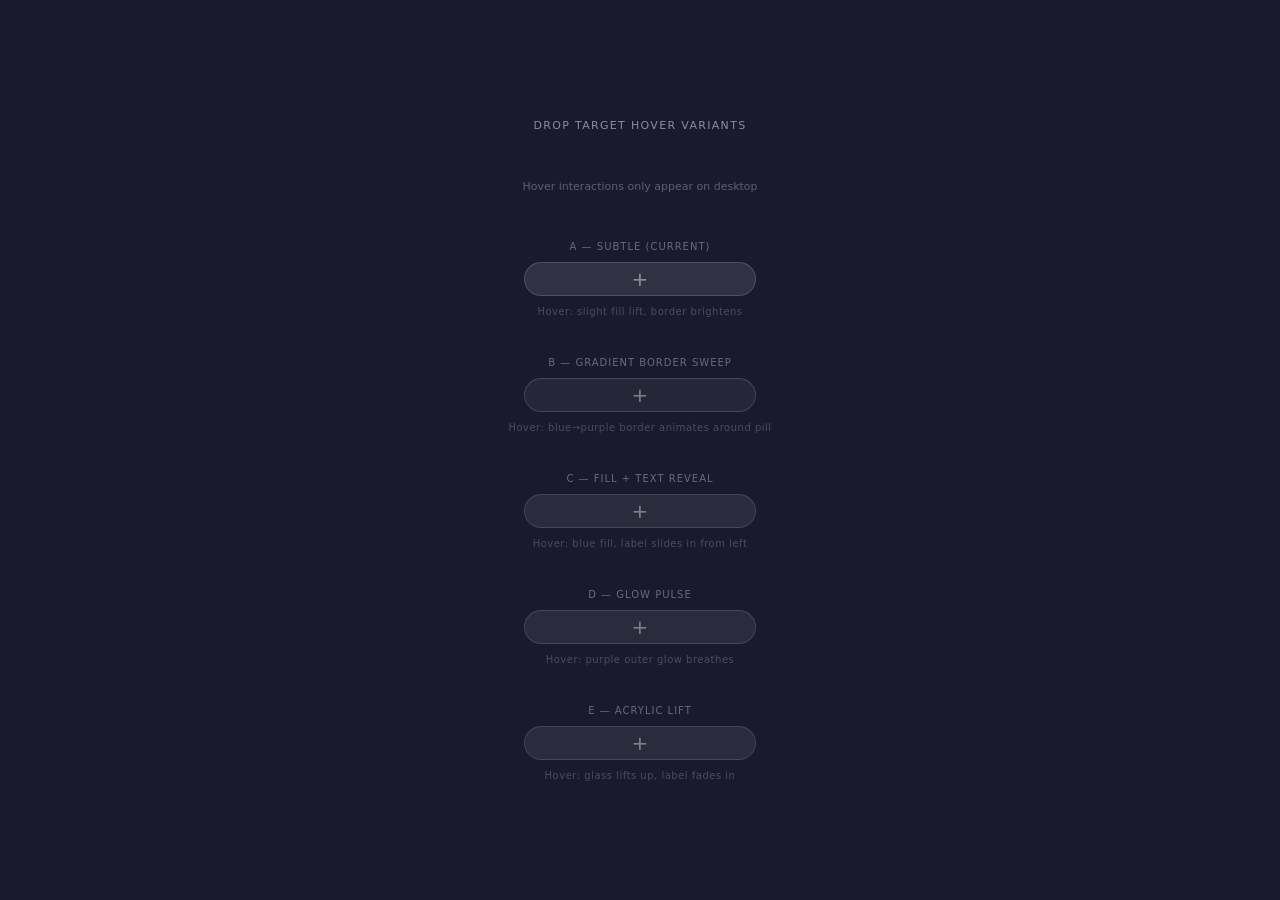
<file: hover-variants.html>
<!DOCTYPE html>
<html lang="en">
<head>
  <meta charset="UTF-8" />
  <meta name="viewport" content="width=device-width, initial-scale=1.0" />
  <title>Drop Target Hover Variants</title>
  <style>
    *, *::before, *::after { margin: 0; padding: 0; box-sizing: border-box; }

    body {
      font-family: 'Segoe UI Variable', 'Segoe UI', system-ui, sans-serif;
      background: #1a1a2e;
      min-height: 100vh;
      display: flex;
      flex-direction: column;
      align-items: center;
      justify-content: center;
      gap: 48px;
      padding: 48px 24px;
    }

    h1 {
      color: rgba(255,255,255,0.5);
      font-size: 11px;
      font-weight: 400;
      letter-spacing: 0.12em;
      text-transform: uppercase;
    }

    .variants {
      display: flex;
      flex-direction: column;
      gap: 40px;
      align-items: center;
      width: 100%;
      max-width: 480px;
    }

    .variant-row {
      display: flex;
      flex-direction: column;
      align-items: center;
      gap: 10px;
      width: 100%;
    }

    .variant-label {
      color: rgba(255,255,255,0.35);
      font-size: 10px;
      letter-spacing: 0.1em;
      text-transform: uppercase;
    }

    /* ─── BASE PILL ─────────────────────────────────────────── */
    .pill {
      width: 232px;
      height: 34px;
      border-radius: 20px;
      display: flex;
      align-items: center;
      justify-content: center;
      cursor: default;
      position: relative;
      transition: all 0.2s ease;
      user-select: none;
    }

    /* ─── OPTION A: Current state (reference) ────────────────── */
    .pill-a {
      background: rgba(255,255,255,0.10);
      border: 1px solid rgba(255,255,255,0.15);
    }

    .pill-a .plus {
      font-size: 20px;
      color: rgba(255,255,255,0.45);
      font-weight: 300;
      line-height: 1;
    }

    /* desktop only */
    @media (hover: hover) {
      .pill-a:hover {
        background: rgba(255,255,255,0.14);
        border-color: rgba(255,255,255,0.25);
      }
    }

    /* ─── OPTION B: Gradient border animates in ──────────────── */
    .pill-b {
      background: rgba(255,255,255,0.08);
      border: 1px solid rgba(255,255,255,0.12);
    }

    .pill-b .plus {
      font-size: 20px;
      color: rgba(255,255,255,0.40);
      font-weight: 300;
      line-height: 1;
      transition: color 0.2s;
    }

    .pill-b::before {
      content: '';
      position: absolute;
      inset: -1.5px;
      border-radius: 22px;
      background: linear-gradient(90deg, #4f8ef7, #a855f7, #4f8ef7);
      background-size: 200% 100%;
      opacity: 0;
      transition: opacity 0.2s;
      z-index: -1;
    }

    .pill-b::after {
      content: '';
      position: absolute;
      inset: 0;
      border-radius: 20px;
      background: rgba(20, 20, 40, 0.88);
      z-index: -1;
    }

    @media (hover: hover) {
      .pill-b:hover::before {
        opacity: 1;
        animation: borderSlide 2s linear infinite;
      }
      .pill-b:hover .plus {
        background: linear-gradient(90deg, #4f8ef7, #a855f7);
        -webkit-background-clip: text;
        -webkit-text-fill-color: transparent;
        background-clip: text;
      }
    }

    @keyframes borderSlide {
      0%   { background-position: 0% 50%; }
      100% { background-position: 200% 50%; }
    }

    /* ─── OPTION C: Fill + text reveal ──────────────────────── */
    .pill-c {
      background: rgba(255,255,255,0.08);
      border: 1px solid rgba(255,255,255,0.12);
      gap: 0;
      overflow: hidden;
    }

    .pill-c .plus {
      font-size: 20px;
      color: rgba(255,255,255,0.40);
      font-weight: 300;
      line-height: 1;
      transition: color 0.18s, transform 0.2s;
      flex-shrink: 0;
    }

    .pill-c .label-text {
      max-width: 0;
      overflow: hidden;
      white-space: nowrap;
      font-size: 12.5px;
      font-weight: 500;
      color: rgba(255,255,255,0.0);
      transition: max-width 0.25s ease, color 0.2s, margin 0.2s;
    }

    @media (hover: hover) {
      .pill-c:hover {
        background: rgba(79, 142, 247, 0.18);
        border-color: rgba(79, 142, 247, 0.40);
        box-shadow: 0 0 0 3px rgba(79, 142, 247, 0.10);
      }
      .pill-c:hover .plus {
        color: #4f8ef7;
        transform: rotate(0deg) scale(1.1);
      }
      .pill-c:hover .label-text {
        max-width: 160px;
        color: rgba(255,255,255,0.75);
        margin-left: 6px;
      }
    }

    /* ─── OPTION D: Glow pulse ───────────────────────────────── */
    .pill-d {
      background: rgba(255,255,255,0.08);
      border: 1px solid rgba(255,255,255,0.12);
    }

    .pill-d .plus {
      font-size: 20px;
      color: rgba(255,255,255,0.40);
      font-weight: 300;
      line-height: 1;
      transition: color 0.2s, transform 0.2s;
    }

    @media (hover: hover) {
      .pill-d:hover {
        border-color: rgba(168, 85, 247, 0.6);
        background: rgba(168, 85, 247, 0.10);
        box-shadow:
          0 0 0 3px rgba(168, 85, 247, 0.12),
          0 0 20px rgba(168, 85, 247, 0.25),
          inset 0 0 12px rgba(168, 85, 247, 0.08);
        animation: glowPulse 1.8s ease-in-out infinite;
      }
      .pill-d:hover .plus {
        color: #c084fc;
        transform: scale(1.15);
      }
    }

    @keyframes glowPulse {
      0%, 100% { box-shadow: 0 0 0 3px rgba(168,85,247,0.12), 0 0 20px rgba(168,85,247,0.25), inset 0 0 12px rgba(168,85,247,0.08); }
      50%       { box-shadow: 0 0 0 5px rgba(168,85,247,0.18), 0 0 32px rgba(168,85,247,0.40), inset 0 0 20px rgba(168,85,247,0.14); }
    }

    /* ─── OPTION E: Acrylic lift ─────────────────────────────── */
    .pill-e {
      background: rgba(255,255,255,0.08);
      border: 1px solid rgba(255,255,255,0.12);
      backdrop-filter: blur(8px);
    }

    .pill-e .plus {
      font-size: 20px;
      color: rgba(255,255,255,0.40);
      font-weight: 300;
      line-height: 1;
      transition: color 0.2s;
    }

    .pill-e .label-text {
      max-width: 0;
      overflow: hidden;
      white-space: nowrap;
      font-size: 12px;
      font-weight: 400;
      color: rgba(255,255,255,0.0);
      transition: max-width 0.22s ease, color 0.22s, margin 0.22s;
    }

    @media (hover: hover) {
      .pill-e:hover {
        background: rgba(255,255,255,0.16);
        border-color: rgba(255,255,255,0.30);
        box-shadow:
          0 4px 24px rgba(0,0,0,0.35),
          0 1px 0 rgba(255,255,255,0.15) inset;
        transform: translateY(-1px);
      }
      .pill-e:hover .plus {
        color: rgba(255,255,255,0.75);
      }
      .pill-e:hover .label-text {
        max-width: 130px;
        color: rgba(255,255,255,0.55);
        margin-left: 7px;
        font-size: 11.5px;
      }
    }

    /* legend */
    .legend {
      display: flex;
      flex-direction: column;
      gap: 3px;
      align-items: center;
    }

    .legend span {
      font-size: 10px;
      color: rgba(255,255,255,0.22);
      letter-spacing: 0.05em;
    }

    /* On non-hover devices: show a note */
    @media (hover: none) {
      .hover-note {
        display: block;
        color: rgba(255,255,255,0.3);
        font-size: 11px;
        text-align: center;
      }
    }

    @media (hover: hover) {
      .hover-note { display: none; }
    }

    .hover-note { display: block; color: rgba(255,255,255,0.3); font-size: 11px; }
  </style>
</head>
<body>

  <h1>Drop target hover variants</h1>
  <p class="hover-note">Hover interactions only appear on desktop</p>

  <div class="variants">

    <!-- A: Current / reference -->
    <div class="variant-row">
      <div class="variant-label">A — Subtle (current)</div>
      <div class="pill pill-a">
        <span class="plus">+</span>
      </div>
      <div class="legend">
        <span>Hover: slight fill lift, border brightens</span>
      </div>
    </div>

    <!-- B: Animated gradient border -->
    <div class="variant-row">
      <div class="variant-label">B — Gradient border sweep</div>
      <div class="pill pill-b">
        <span class="plus">+</span>
      </div>
      <div class="legend">
        <span>Hover: blue→purple border animates around pill</span>
      </div>
    </div>

    <!-- C: Fill + text reveal -->
    <div class="variant-row">
      <div class="variant-label">C — Fill + text reveal</div>
      <div class="pill pill-c">
        <span class="plus">+</span>
        <span class="label-text">Drop here to do more</span>
      </div>
      <div class="legend">
        <span>Hover: blue fill, label slides in from left</span>
      </div>
    </div>

    <!-- D: Purple glow pulse -->
    <div class="variant-row">
      <div class="variant-label">D — Glow pulse</div>
      <div class="pill pill-d">
        <span class="plus">+</span>
      </div>
      <div class="legend">
        <span>Hover: purple outer glow breathes</span>
      </div>
    </div>

    <!-- E: Acrylic lift + label -->
    <div class="variant-row">
      <div class="variant-label">E — Acrylic lift</div>
      <div class="pill pill-e">
        <span class="plus">+</span>
        <span class="label-text">Drop to search</span>
      </div>
      <div class="legend">
        <span>Hover: glass lifts up, label fades in</span>
      </div>
    </div>

  </div>

</body>
</html>
</file>
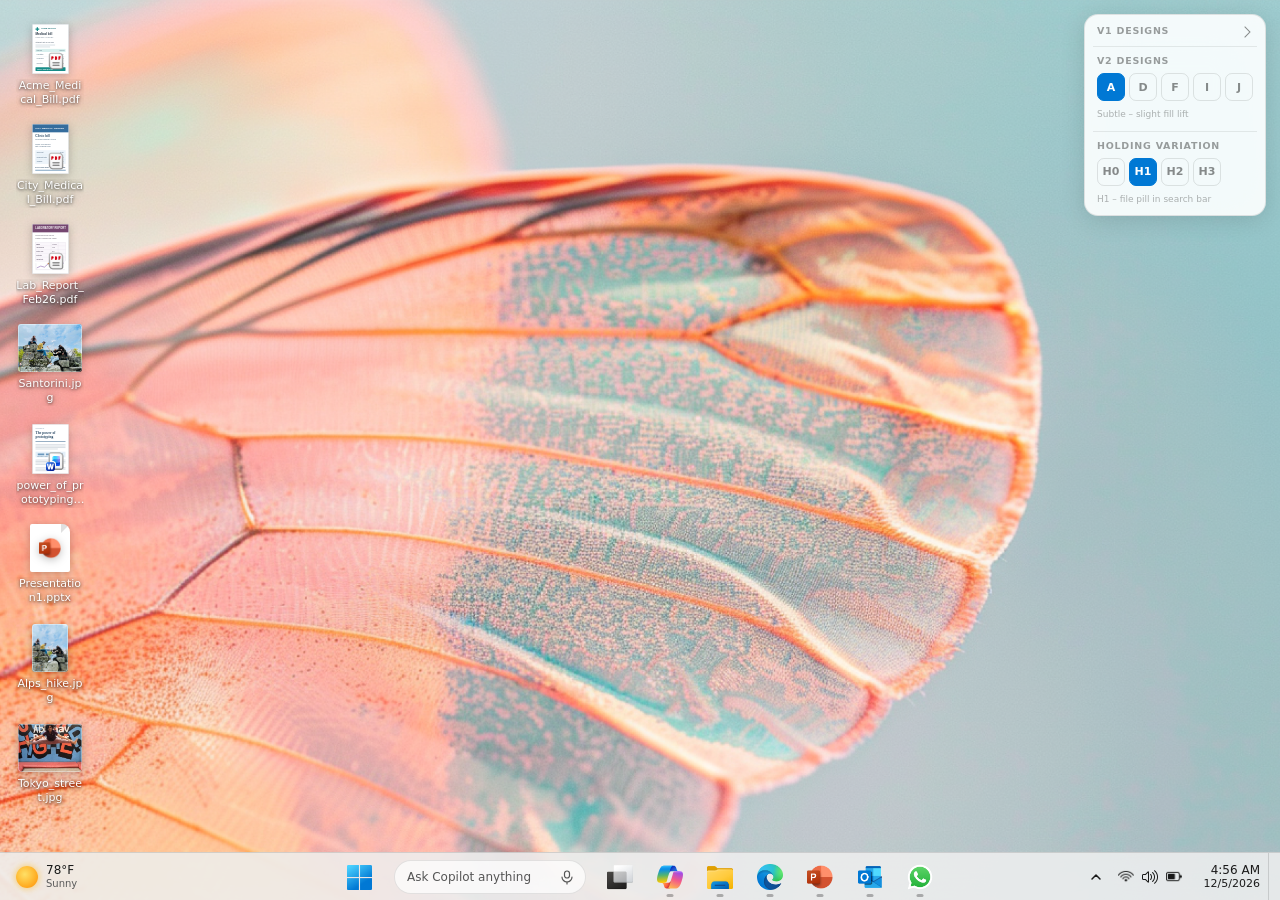
<file: taskbar.html>
<!DOCTYPE html>
<html lang="en">
<head>
  <meta charset="UTF-8" />
  <meta name="viewport" content="width=device-width, initial-scale=1.0" />
  <title>Downloads</title>
  <style>
    *, *::before, *::after { margin: 0; padding: 0; box-sizing: border-box; }

    body {
      width: 100vw;
      height: 100vh;
      overflow: hidden;
      font-family: 'Segoe UI Variable', 'Segoe UI', system-ui, sans-serif;
      user-select: none;
      cursor: default;
    }

    /* ── Desktop wallpaper ─────────────────────────────────── */
    .desktop {
      position: relative;
      width: 100%;
      height: 100%;
      background: url('Wallpaper-New.png') center/cover no-repeat;
    }

    /* ── Desktop icons ─────────────────────────────────────── */
    .desktop-icons {
      position: absolute;
      inset: 0;
      bottom: 48px; /* above taskbar */
    }
    #rubberband {
      position: absolute;
      border: 1px solid rgba(0,120,212,0.9);
      background: rgba(0,120,212,0.12);
      display: none;
      pointer-events: none;
      z-index: 7999;
      border-radius: 2px;
    }
    .d-icon {
      position: absolute;
      display: flex;
      flex-direction: column;
      align-items: center;
      justify-content: flex-start;
      gap: 5px;
      width: 76px;
      padding: 8px 4px 3px;
      border-radius: 4px;
      cursor: grab;
      transition: background 0.12s, opacity 0.12s;
      user-select: none;
    }
    .d-icon:hover  { background: rgba(255,255,255,0.18); }
    .d-icon.selected {
      background: rgba(204,228,247,0.35);
      outline: 1.5px solid rgba(0,120,212,0.55);
      border-radius: 4px;
    }
    .d-icon.dragging  { opacity: 1; cursor: grabbing; } /* original stays fully visible */
    /* Multi-drag ghost */
    .drag-ghost {
      position: fixed;
      pointer-events: none;
      z-index: 9999;
      cursor: grabbing;
    }
    .drag-ghost-plate {
      position: relative;
      width: 88px; height: 88px;
      background: rgba(255,255,255,0.50);
      border-radius: 22px;
      box-shadow: 0 8px 28px rgba(0,0,0,0.18);
      display: flex; align-items: center; justify-content: center;
    }
    .drag-icon-stack {
      display: flex; align-items: center; justify-content: center;
      width: 64px; height: 64px;
    }
    .drag-icon-item {
      display: flex; align-items: center; justify-content: center;
      width: 64px; height: 64px;
    }
    .drag-icon-item .folder-thumb,
    .drag-icon-item .pdf-file-thumb { width: 64px !important; height: 64px !important; background-size: contain; }
    .drag-icon-item .ppt-file-thumb { width: 64px !important; height: 64px !important; background: none !important; border: none !important; border-radius: 0 !important; overflow: visible !important; box-shadow: none !important; }
    .drag-icon-item .ppt-file-thumb::before { display: none !important; }
    .drag-icon-item img { width: 64px !important; height: 64px !important; object-fit: contain; filter: none; }
    .drag-icon-item .img-file-thumb { width: 64px !important; height: 48px !important; }
    .drag-count-badge {
      position: absolute;
      top: -9px; right: -9px;
      min-width: 22px; height: 22px;
      background: #fff;
      color: #1a1a1a;
      font-size: 12px; font-weight: 700;
      border-radius: 11px;
      display: flex; align-items: center; justify-content: center;
      padding: 0 5px;
      box-shadow: 0 2px 8px rgba(0,0,0,0.25);
      z-index: 10;
    }
    .drag-ghost span {
      font-size: 11px;
      color: #fff;
      text-align: center;
      line-height: 1.3;
      text-shadow: 0 1px 3px rgba(0,0,0,0.7), 0 0 8px rgba(0,0,0,0.4);
      max-width: 70px;
      display: -webkit-box;
      -webkit-line-clamp: 2;
      line-clamp: 2;
      -webkit-box-orient: vertical;
      overflow: hidden;
    }
    .drag-ghost img {
      width: 40px; height: 40px;
      object-fit: contain;
    }
    /* Selection tick mark (top-left, square checkbox style) */
    .d-icon .sel-tick {
      position: absolute;
      top: 6px;
      left: 6px;
      width: 16px;
      height: 16px;
      border-radius: 3px;
      background: #0078d4;
      border: 1.5px solid #fff;
      color: #fff;
      font-size: 11px;
      font-weight: 700;
      line-height: 14px;
      text-align: center;
      display: none;
      z-index: 10;
      box-shadow: 0 1px 3px rgba(0,0,0,0.35);
      pointer-events: none;
    }
    .d-icon.selected .sel-tick { display: block; }
    .d-icon img {
      width: 48px; height: 48px;
      object-fit: contain;
      filter: drop-shadow(0 2px 4px rgba(0,0,0,0.25));
    }
    .d-icon span {
      font-size: 11px;
      color: #fff;
      text-align: center;
      line-height: 1.3;
      text-shadow: 0 1px 3px rgba(0,0,0,0.7), 0 0 8px rgba(0,0,0,0.4);
      word-break: break-word;
      max-width: 68px;
      display: -webkit-box;
      -webkit-line-clamp: 2;
      line-clamp: 2;
      -webkit-box-orient: vertical;
      overflow: hidden;
    }
    /* Folder icon */
    .folder-thumb {
      width: 48px; height: 48px;
      background-image: url("data:image/svg+xml,%3Csvg%20width%3D%2216%22%20height%3D%2216%22%20viewBox%3D%220%200%2016%2016%22%20fill%3D%22none%22%20xmlns%3D%22http%3A%2F%2Fwww.w3.org%2F2000%2Fsvg%22%3E%3Cpath%20d%3D%22M8%204L6.586%202.586C6.21101%202.2109%205.70239%202.00011%205.172%202H1C0.447715%202%200%202.44772%200%203V13C0%2013.5523%200.447715%2014%201%2014H15C15.5523%2014%2016%2013.5523%2016%2013V5C16%204.44772%2015.5523%204%2015%204H8Z%22%20fill%3D%22%23FFB900%22%2F%3E%3Cpath%20d%3D%22M8%204L6.586%205.414C6.21101%205.7891%205.70239%205.99989%205.172%206H0V13C0%2013.5523%200.447715%2014%201%2014H15C15.5523%2014%2016%2013.5523%2016%2013V5C16%204.44772%2015.5523%204%2015%204H8Z%22%20fill%3D%22%23FFD75E%22%2F%3E%3Cpath%20d%3D%22M8%204L6.586%205.414C6.21101%205.7891%205.70239%205.99989%205.172%206H0V13C0%2013.5523%200.447715%2014%201%2014H15C15.5523%2014%2016%2013.5523%2016%2013V5C16%204.44772%2015.5523%204%2015%204H8Z%22%20fill%3D%22url(%23fld0)%22%2F%3E%3Cpath%20d%3D%22M1%2013.5C0.627%2013.5%200.29%2013.358%200.027%2013.133C0.0877%2013.6253%200.504%2013.9962%201%2014H15C15.505%2014%2015.905%2013.62%2015.973%2013.133C15.711%2013.359%2015.373%2013.5%2015%2013.5H1Z%22%20fill%3D%22%23BF5712%22%2F%3E%3Cpath%20opacity%3D%220.4%22%20d%3D%22M6.836%205.914L8.75%204H8L6.586%205.414C6.21101%205.7891%205.70239%205.99989%205.172%206H0V6.5H5.422C5.95239%206.49989%206.46101%206.2891%206.836%205.914Z%22%20fill%3D%22white%22%2F%3E%3Cdefs%3E%3ClinearGradient%20id%3D%22fld0%22%20x1%3D%220%22%20y1%3D%224%22%20x2%3D%220%22%20y2%3D%2214%22%20gradientUnits%3D%22userSpaceOnUse%22%3E%3Cstop%20stop-color%3D%22white%22%20stop-opacity%3D%220.01%22%2F%3E%3Cstop%20offset%3D%220.999%22%20stop-color%3D%22%23FFD75E%22%20stop-opacity%3D%220.3%22%2F%3E%3C%2FlinearGradient%3E%3C%2Fdefs%3E%3C%2Fsvg%3E");
      background-size: contain;
      background-repeat: no-repeat;
      background-position: center;
      filter: drop-shadow(0 2px 4px rgba(0,0,0,0.25));
    }
    /* Generic file icon */
    .file-thumb {
      width: 34px; height: 40px;
      border-radius: 2px 6px 2px 2px;
      position: relative;
      filter: drop-shadow(0 2px 4px rgba(0,0,0,0.25));
    }
    .file-thumb::before {
      content: '';
      position: absolute;
      top: 0; right: 0;
      width: 0; height: 0;
      border-left: 8px solid rgba(0,0,0,0.15);
      border-bottom: 8px solid transparent;
    }
    .file-thumb.html { background: #e07a5f; }
    .file-thumb.img  { background: #81b4ea; }
    .file-thumb.txt  { background: #e8e8e8; }
    /* PPT file icon */
    .ppt-file-thumb {
      width: 40px; height: 48px;
      background: #fff;
      border-radius: 2px 8px 2px 2px;
      position: relative;
      filter: drop-shadow(0 2px 4px rgba(0,0,0,0.22));
      display: flex;
      align-items: center;
      justify-content: center;
      overflow: hidden;
    }
    .ppt-file-thumb::before {
      content: '';
      position: absolute;
      top: 0; right: 0;
      width: 0; height: 0;
      border-left: 9px solid rgba(0,0,0,0.12);
      border-bottom: 9px solid transparent;
    }
    .ppt-file-thumb img {
      width: 22px; height: 22px;
      object-fit: contain;
      position: relative;
      z-index: 1;
    }
    /* PDF file icon */
    .pdf-file-thumb {
      width: 48px; height: 48px;
      background-image: url("data:image/svg+xml,%3Csvg%20width%3D%2216%22%20height%3D%2216%22%20viewBox%3D%220%200%2016%2016%22%20fill%3D%22none%22%20xmlns%3D%22http%3A%2F%2Fwww.w3.org%2F2000%2Fsvg%22%3E%3Cpath%20d%3D%22M2%203C2%201.89543%202.89543%201%204%201H10.5C12.433%201%2014%202.567%2014%204.5V13C14%2014.1046%2013.1046%2015%2012%2015H5.5C3.567%2015%202%2013.433%202%2011.5V3Z%22%20fill%3D%22url(%23pdf0)%22%2F%3E%3Cpath%20d%3D%22M3%203C3%202.44772%203.44772%202%204%202H10.5C11.8807%202%2013%203.11929%2013%204.5V13C13%2013.5523%2012.5523%2014%2012%2014H5.5C4.11929%2014%203%2012.8807%203%2011.5V3Z%22%20fill%3D%22url(%23pdf1)%22%2F%3E%3Cpath%20d%3D%22M3%203C3%202.44772%203.44772%202%204%202H10.5C11.8807%202%2013%203.11929%2013%204.5V13C13%2013.5523%2012.5523%2014%2012%2014H5.5C4.11929%2014%203%2012.8807%203%2011.5V3Z%22%20fill%3D%22url(%23pdf2)%22%2F%3E%3Cpath%20d%3D%22M4.5%204C4.22386%204%204%204.22386%204%204.5V6.5C4%206.77614%204.22386%207%204.5%207C4.77614%207%205%206.77614%205%206.5V6C5.16334%206%205.39723%205.95511%205.60465%205.80577C5.83757%205.63807%206%205.36296%206%205C6%204.63704%205.83757%204.36193%205.60465%204.19423C5.39723%204.04489%205.16334%204%205%204H4.5Z%22%20fill%3D%22%23D20112%22%2F%3E%3Cpath%20d%3D%22M7%204.5C7%204.22386%207.22386%204%207.5%204H7.75C8.10409%204%208.46151%204.11075%208.70846%204.43101C8.93339%204.72272%209%205.10665%209%205.5C9%205.89335%208.93339%206.27728%208.70846%206.56899C8.46151%206.88925%208.10409%207%207.75%207H7.5C7.22386%207%207%206.77614%207%206.5V4.5Z%22%20fill%3D%22%23D20112%22%2F%3E%3Cpath%20d%3D%22M10%204.5C10%204.22386%2010.2239%204%2010.5%204H11.5C11.7761%204%2012%204.22386%2012%204.5C12%204.77614%2011.7761%205%2011.5%205H11.25C11.5261%205%2011.75%205.22386%2011.75%205.5C11.75%205.77614%2011.5261%206%2011.25%206H11V6.5C11%206.77614%2010.7761%207%2010.5%207C10.2239%207%2010%206.77614%2010%206.5V4.5Z%22%20fill%3D%22%23D20112%22%2F%3E%3Cpath%20d%3D%22M10.5%2011C10.7761%2011%2011%2011.2239%2011%2011.5C11%2011.7761%2010.7761%2012%2010.5%2012H5.5C5.22386%2012%205%2011.7761%205%2011.5C5%2011.2239%205.22386%2011%205.5%2011H10.5Z%22%20fill%3D%22url(%23pdf3)%22%2F%3E%3Cpath%20d%3D%22M10.5%209C10.7761%209%2011%209.22386%2011%209.5C11%209.77614%2010.7761%2010%2010.5%2010H5.5C5.22386%2010%205%209.77614%205%209.5C5%209.22386%205.22386%209%205.5%209H10.5Z%22%20fill%3D%22url(%23pdf4)%22%2F%3E%3Cdefs%3E%3ClinearGradient%20id%3D%22pdf0%22%20x1%3D%225.875%22%20y1%3D%221%22%20x2%3D%228.06039%22%20y2%3D%2215.0489%22%20gradientUnits%3D%22userSpaceOnUse%22%3E%3Cstop%20stop-color%3D%22%23BBBBBB%22%2F%3E%3Cstop%20offset%3D%221%22%20stop-color%3D%22%23888888%22%2F%3E%3C%2FlinearGradient%3E%3ClinearGradient%20id%3D%22pdf1%22%20x1%3D%225.77778%22%20y1%3D%222%22%20x2%3D%227.58707%22%20y2%3D%2214.0619%22%20gradientUnits%3D%22userSpaceOnUse%22%3E%3Cstop%20stop-color%3D%22white%22%2F%3E%3Cstop%20offset%3D%221%22%20stop-color%3D%22%23EBEBEB%22%2F%3E%3C%2FlinearGradient%3E%3CradialGradient%20id%3D%22pdf2%22%20cx%3D%220%22%20cy%3D%220%22%20r%3D%221%22%20gradientTransform%3D%22matrix(5.27778%209.5%20-7.91667%203.5625%206.19444%205.125)%22%20gradientUnits%3D%22userSpaceOnUse%22%3E%3Cstop%20offset%3D%220.177083%22%20stop-color%3D%22white%22%2F%3E%3Cstop%20offset%3D%221%22%20stop-color%3D%22%23EFEFEF%22%2F%3E%3C%2FradialGradient%3E%3ClinearGradient%20id%3D%22pdf3%22%20x1%3D%226.9375%22%20y1%3D%229%22%20x2%3D%227.14215%22%20y2%3D%2212.0697%22%20gradientUnits%3D%22userSpaceOnUse%22%3E%3Cstop%20stop-color%3D%22%23898989%22%2F%3E%3Cstop%20offset%3D%221%22%20stop-color%3D%22%23636262%22%2F%3E%3C%2FlinearGradient%3E%3ClinearGradient%20id%3D%22pdf4%22%20x1%3D%226.9375%22%20y1%3D%229%22%20x2%3D%227.14215%22%20y2%3D%2212.0697%22%20gradientUnits%3D%22userSpaceOnUse%22%3E%3Cstop%20stop-color%3D%22%23898989%22%2F%3E%3Cstop%20offset%3D%221%22%20stop-color%3D%22%23636262%22%2F%3E%3C%2FlinearGradient%3E%3C%2Fdefs%3E%3C%2Fsvg%3E");
      background-size: contain;
      background-repeat: no-repeat;
      background-position: center;
      filter: drop-shadow(0 2px 4px rgba(0,0,0,0.22));
    }
    /* Word file icon */
    .word-file-thumb {
      width: 40px; height: 48px;
      background: #fff;
      border-radius: 2px 8px 2px 2px;
      position: relative;
      filter: drop-shadow(0 2px 4px rgba(0,0,0,0.22));
      display: flex; align-items: center; justify-content: center;
    }
    .word-file-thumb::before {
      content: '';
      position: absolute; top: 0; right: 0;
      width: 0; height: 0;
      border-left: 9px solid rgba(0,0,0,0.12);
      border-bottom: 9px solid transparent;
    }
    .word-file-thumb::after {
      content: 'W';
      font-size: 20px; font-weight: 700;
      color: #185abd;
      font-family: 'Segoe UI', system-ui, sans-serif;
      position: relative; z-index: 1;
    }
    .drag-icon-item .word-file-thumb { width: 64px !important; height: 64px !important; background: none !important; border: none !important; border-radius: 0 !important; overflow: visible !important; box-shadow: none !important; }

    .drag-icon-item .word-file-thumb::before { display: none !important; }

    /* ═══════════════════════════════════════════════════════ */
    /*  WORD VIEWER                                            */
    /* ═══════════════════════════════════════════════════════ */
    #word-viewer {
      position: fixed; top: 0; left: 0; right: 0; bottom: 48px; z-index: 9500;
      display: none; align-items: center; justify-content: center;
      pointer-events: none;
    }
    #word-viewer.open { display: flex; }
    .wv-window {
      pointer-events: auto;
      user-select: text;
      width: min(860px, 94vw); height: min(580px, 88vh);
      background: #f3f3f3;
      border-radius: 6px;
      display: flex; flex-direction: column;
      box-shadow: 0 24px 80px rgba(0,0,0,0.38);
      overflow: hidden;
      font-family: 'Segoe UI Variable','Segoe UI',system-ui,sans-serif;
      animation: wvIn 0.18s ease;
    }
    @keyframes wvIn { from { transform: scale(0.97); opacity: 0; } to { transform: scale(1); opacity: 1; } }
    .wv-titlebar {
      height: 32px; background: #185abd; color: #fff;
      display: flex; align-items: center; padding: 0 12px;
      flex-shrink: 0; gap: 8px; user-select: none;
    }
    .wv-tb-icon {
      width: 18px; height: 18px; background: #fff; color: #185abd;
      border-radius: 2px; display: flex; align-items: center; justify-content: center;
      font-size: 12px; font-weight: 800; flex-shrink: 0;
    }
    .wv-tb-name { font-size: 12px; flex: 1; opacity: 0.92; }
    .wv-tb-btns { display: flex; gap: 0; margin-left: auto; }
    .wv-tb-btn {
      width: 46px; height: 32px; background: none; border: none;
      color: #fff; font-size: 11px; cursor: pointer; display: flex;
      align-items: center; justify-content: center; opacity: 0.8;
    }
    .wv-tb-btn:hover { background: rgba(255,255,255,0.15); opacity: 1; }
    .wv-tb-btn.close:hover { background: #c42b1c; opacity: 1; }
    .wv-ribbon {
      height: 28px; background: #fff; border-bottom: 1px solid #d0d0d0;
      display: flex; align-items: center; padding: 0 12px; gap: 2px; flex-shrink: 0;
    }
    .wv-tab {
      padding: 4px 12px; font-size: 12px; color: #444; cursor: pointer;
      border-radius: 3px; user-select: none;
    }
    .wv-tab:hover { background: rgba(0,0,0,0.06); }
    .wv-tab.active { color: #185abd; border-bottom: 2px solid #185abd; border-radius: 0; }
    .wv-body {
      flex: 1; overflow-y: auto; background: #f3f3f3;
      display: flex; justify-content: center; align-items: flex-start; padding: 24px 16px;
    }
    .wv-page {
      width: 680px; background: #fff;
      box-shadow: 0 2px 12px rgba(0,0,0,0.12);
      padding: 72px 80px; padding-bottom: 96px;
    }
    .wv-content { color: #1a1a1a; line-height: 1.7; user-select: text; cursor: text; }
    .wv-content h1 { font-size: 22px; font-weight: 700; color: #185abd; margin-bottom: 6px; }
    .wv-content h2 { font-size: 14px; font-weight: 600; color: #185abd; margin: 22px 0 6px; text-transform: uppercase; letter-spacing: 0.06em; }
    .wv-content p { font-size: 13.5px; margin-bottom: 12px; color: #333; }
    .wv-content ul { font-size: 13.5px; color: #333; padding-left: 20px; margin-bottom: 12px; }
    .wv-content ul li { margin-bottom: 4px; }
    .wv-content .meta { font-size: 11px; color: #999; margin-bottom: 28px; border-bottom: 1px solid #eee; padding-bottom: 16px; }
    .wv-drag-hint {
      font-size: 11px; color: #aaa; text-align: center;
      margin-top: 12px; padding-top: 12px; border-top: 1px solid #f0f0f0;
      user-select: none;
    }

    /* Image file icon */
    .img-file-thumb {
      border-radius: 3px;
      position: relative;
      filter: drop-shadow(0 2px 4px rgba(0,0,0,0.22));
      overflow: hidden;
    }
    .img-file-thumb.landscape { width: 64px; height: 48px; }
    .img-file-thumb.portrait  { width: 36px; height: 48px; }
    .img-file-thumb::after {
      content: '';
      position: absolute;
      inset: 0;
      border: 1.5px solid rgba(255,255,255,0.4);
      border-radius: 3px;
    }

    /* ── Taskbar shell ─────────────────────────────────────── */
    .taskbar {
      position: fixed;
      bottom: 0; left: 0; right: 0;
      height: 48px;
      background: rgba(238, 238, 238, 0.88);
      backdrop-filter: saturate(180%) blur(28px);
      -webkit-backdrop-filter: saturate(180%) blur(28px);
      border-top: 1px solid rgba(0,0,0,0.12);
      display: flex;
      align-items: center;
      z-index: 9100;
      pointer-events: auto;
    }

    /* ── Left / Right wrappers ─────────────────────────────── */
    .tb-left  { display:flex; align-items:center; padding-left:6px; flex-shrink:0; }
    .tb-right { margin-left:auto; display:flex; align-items:center; flex-shrink:0; }

    /* ── Center (absolutely centred) ──────────────────────── */
    .tb-center {
      position: absolute;
      left: 50%; transform: translateX(-50%);
      display: flex;
      align-items: center;
      gap: 2px;
      height: 48px;
    }

    /* ── Generic icon button ───────────────────────────────── */
    .tb-btn {
      position: relative;
      width: 48px; height: 44px;
      display: flex; align-items: center; justify-content: center;
      border-radius: 4px;
      cursor: pointer;
      transition: background 0.12s ease;
      flex-shrink: 0;
    }
    .tb-btn:hover  { background: rgba(0,0,0,0.08); }
    .tb-btn:active { background: rgba(0,0,0,0.13); }
    .tb-btn.drop-target {
      background: rgba(0,120,212,0.18);
      outline: 2px solid rgba(0,120,212,0.7);
      outline-offset: -2px;
    }
    /* ── Drop-zone pill ── */

    /* Ghost copy that flies onto the app icon on drop */
    .drop-ghost {
      position: fixed;
      pointer-events: none;
      z-index: 99999;
      display: flex;
      flex-direction: column;
      align-items: center;
      gap: 3px;
      transition: transform 0.32s cubic-bezier(.4,0,.2,1), opacity 0.32s ease, top 0.32s cubic-bezier(.4,0,.2,1), left 0.32s cubic-bezier(.4,0,.2,1);
    }
    .drop-ghost .ghost-thumb {
      width: 36px; height: 36px;
      border-radius: 4px;
      overflow: hidden;
      box-shadow: 0 4px 12px rgba(0,0,0,0.3);
    }
    .drop-ghost .ghost-label {
      font-size: 10px;
      color: #fff;
      background: rgba(0,0,0,0.55);
      padding: 1px 5px;
      border-radius: 3px;
      white-space: nowrap;
      max-width: 80px;
      overflow: hidden;
      text-overflow: ellipsis;
    }
    .tb-btn img {
      width: 26px; height: 26px;
      object-fit: contain;
      pointer-events: none;
      display: block;
    }

    .run-dot {
      position: absolute; bottom: 2px;
      left: 50%; transform: translateX(-50%);
      width: 7px; height: 3px;
      border-radius: 2px;
      background: rgba(0,0,0,0.28);
      pointer-events: none;
    }
    .run-bar { display: none; }

    /* ── Search bar ────────────────────────────────────────── */
    .search-bar {
      position: relative;
      display: flex;
      align-items: center;
      gap: 8px;
      width: 192px;
      height: 34px;
      background: rgba(255,255,255,0.72);
      border: 1px solid rgba(0,0,0,0.10);
      border-radius: 20px;
      padding: 0 4px 0 12px;
      margin: 0 8px;
      cursor: text;
      transition: background 0.2s, box-shadow 0.2s, width 0.25s ease;
      flex-shrink: 0;
      overflow: hidden;
    }
    .search-bar:hover {
      background: rgba(255,255,255,0.85);
      box-shadow: 0 0 0 1px rgba(0,0,0,0.08);
    }
    /* Active/thinking state */
    .search-bar.thinking {
      width: 72px;
      background: #f5f0e8;
      border-color: rgba(0,0,0,0.13);
      box-shadow: inset 0 0 0 1.5px rgba(0,0,0,0.10);
      justify-content: center;
      cursor: default;
      padding: 0;
    }
    .search-placeholder {
      flex: 1;
      font-size: 12px;
      color: #555;
      white-space: nowrap;
      overflow: hidden;
    }
    .search-icons {
      display: flex;
      align-items: center;
      justify-content: center;
      width: 28px;
      height: 26px;
      flex-shrink: 0;
    }
    .search-icons svg {
      width: 16px; height: 16px;
      color: #555;
      display: block;
    }
    .search-divider {
      width: 1px; height: 16px;
      background: rgba(0,0,0,0.15);
      flex-shrink: 0;
    }
    /* Thinking dots */
    .thinking-dots {
      display: none;
      align-items: center;
      gap: 2px;
    }
    .search-bar.thinking .thinking-dots { display: flex; }
    .search-bar.thinking .search-placeholder,
    .search-bar.thinking .search-icons,
    .search-bar.thinking .search-divider { display: none; }

    /* Drop-mode: file(s) selected */
    .search-bar.drop-mode {
      width: 232px;
      background: linear-gradient(135deg, #eef2ff, #f3eeff);
      border: none;
      outline: 1px solid #8b6ef5;
      outline-offset: 1px;
      cursor: default;
      gap: 6px;
      box-shadow: 0 2px 12px rgba(100,80,200,0.12);
      overflow: visible;
    }
    /* Drag-hover: dashed gradient border via SVG ::after */
    .search-bar.drop-mode.drag-over,
    .search-bar.drop-mode:not(.holding):hover {
      outline: none;
    }
    .search-bar.drop-mode.drag-over::after,
    .search-bar.holding.drag-over::after,
    .search-bar.drop-mode:not(.holding):hover::after {
      content: '';
      position: absolute;
      inset: -2px;
      border-radius: 22px;
      pointer-events: none;
      background:
        url("data:image/svg+xml,%3Csvg xmlns='http://www.w3.org/2000/svg' width='236' height='38' viewBox='0 0 236 38'%3E%3Cdefs%3E%3ClinearGradient id='g' x1='0' y1='0' x2='1' y2='0'%3E%3Cstop offset='0%25' stop-color='%234f8ef7'/%3E%3Cstop offset='100%25' stop-color='%23a855f7'/%3E%3C/linearGradient%3E%3C/defs%3E%3Crect x='1' y='1' width='234' height='36' rx='21' fill='none' stroke='url(%23g)' stroke-width='1.5' stroke-dasharray='3 2'/%3E%3C/svg%3E")
        center / 100% 100% no-repeat;
    }
    .search-bar.drop-mode .search-placeholder,
    .search-bar.drop-mode .search-icons,
    .search-bar.drop-mode .search-divider,
    .search-bar.drop-mode .thinking-dots,
    .search-bar.drop-mode .holding-label { display: none; }
    .search-bar.drop-mode .drop-mode-label { display: flex; align-items: center; gap: 6px; }
    .drop-mode-label {
      display: none;
      background: linear-gradient(90deg, #4f8ef7, #a855f7);
      -webkit-background-clip: text;
      -webkit-text-fill-color: transparent;
      background-clip: text;
      font-size: 13px;
      font-weight: 500;
      white-space: nowrap;
    }
    .drop-mode-plus {
      background: linear-gradient(90deg, #4f8ef7, #a855f7);
      -webkit-background-clip: text;
      -webkit-text-fill-color: transparent;
      background-clip: text;
      font-size: 17px;
      font-weight: 600;
      line-height: 1;
    }
    .thinking-dot {
      width: 4px; height: 4px;
      border-radius: 50%;
      background: #888;
      animation: thinkPulse 1.2s ease-in-out infinite;
    }
    .thinking-dot:nth-child(2) { animation-delay: 0.2s; background: #aaa; }
    .thinking-dot:nth-child(3) { animation-delay: 0.4s; background: #bbb; }
    @keyframes thinkPulse {
      0%, 80%, 100% { transform: scale(1);   opacity: 0.5; }
      40%            { transform: scale(1); opacity: 1;   }
    }

    /* No-drop: app icon dragged over search bar */
    .no-drop-label {
      display: none;
      align-items: center;
      gap: 6px;
      font-size: 12px;
      color: rgba(0,0,0,0.42);
      font-weight: 400;
      white-space: nowrap;
    }
    .search-bar.no-drop {
      background: rgba(245,245,245,0.90) !important;
      outline: none !important;
      box-shadow: none !important;
      border-color: rgba(0,0,0,0.08) !important;
      cursor: not-allowed !important;
    }
    .search-bar.no-drop .search-placeholder,
    .search-bar.no-drop .search-icons,
    .search-bar.no-drop .search-divider,
    .search-bar.no-drop .drop-mode-label { display: none !important; }
    .search-bar.no-drop .no-drop-label { display: flex; }
    .search-bar.no-drop::after,
    .search-bar.no-drop::before { content: none !important; }
    /* Ghost dims + shows prohibition badge */
    .drag-ghost.no-drop { opacity: 0.45; filter: grayscale(0.3); }
    .drag-ghost.no-drop::after {
      content: '';
      position: absolute;
      bottom: 2px;
      right: 2px;
      width: 20px;
      height: 20px;
      border-radius: 50%;
      background: #fff url("data:image/svg+xml,%3Csvg viewBox='0 0 16 16' fill='none' xmlns='http://www.w3.org/2000/svg'%3E%3Ccircle cx='8' cy='8' r='6.5' stroke='%23888' stroke-width='1.5'/%3E%3Cline x1='3.5' y1='12.5' x2='12.5' y2='3.5' stroke='%23888' stroke-width='1.5' stroke-linecap='round'/%3E%3C/svg%3E") center/65% no-repeat;
      box-shadow: 0 1px 4px rgba(0,0,0,0.20);
    }

    /* ═══════════════════════════════════════════════════════ */
    /*  FOLDER WINDOW                                          */
    /* ═══════════════════════════════════════════════════════ */
    #folder-window {
      position: fixed;
      width: 1040px;
      height: 640px;
      top: 50%;
      left: 50%;
      transform: translate(-50%, -54%);
      background: #fff;
      border-radius: 8px;
      box-shadow: 0 28px 80px rgba(0,0,0,0.28), 0 2px 8px rgba(0,0,0,0.10);
      display: none;
      flex-direction: column;
      z-index: 9200;
      overflow: hidden;
      border: 1px solid rgba(0,0,0,0.14);
      font-family: 'Segoe UI Variable','Segoe UI',system-ui,sans-serif;
      font-size: 12px;
      user-select: none;
    }
    #folder-window.open { display: flex; }
    #folder-window.minimizing {
      transition: transform 0.22s cubic-bezier(0.4,0,1,1), opacity 0.22s ease;
      transform: translateY(calc(100vh - 50% + 60px)) scaleY(0.1) !important;
      opacity: 0;
      pointer-events: none;
    }

    /* Tab bar */
    .fw-tabs {
      display: flex;
      align-items: center;
      height: 34px;
      background: #f3f3f3;
      padding: 0 4px;
      flex-shrink: 0;
      cursor: default;
    }
    .fw-tab {
      display: flex;
      align-items: center;
      gap: 6px;
      height: 26px;
      padding: 0 10px;
      background: #fff;
      border-radius: 5px 5px 0 0;
      font-size: 12px;
      color: #1a1a1a;
      max-width: 180px;
      overflow: hidden;
    }
    .fw-tab img { width: 14px; height: 14px; object-fit: contain; flex-shrink: 0; }
    .fw-tab-label { flex: 1; overflow: hidden; text-overflow: ellipsis; white-space: nowrap; }
    .fw-tab-x {
      width: 16px; height: 16px;
      border-radius: 3px;
      border: none; background: transparent;
      display: flex; align-items: center; justify-content: center;
      font-size: 10px; color: #666; cursor: pointer; flex-shrink: 0;
    }
    .fw-tab-x:hover { background: rgba(0,0,0,0.10); color: #111; }
    .fw-new-tab {
      width: 26px; height: 26px;
      border: none; background: transparent;
      border-radius: 4px;
      font-size: 16px; color: #555; cursor: pointer;
      display: flex; align-items: center; justify-content: center;
      margin-left: 2px;
    }
    .fw-new-tab:hover { background: rgba(0,0,0,0.07); }
    .fw-win-controls {
      margin-left: auto;
      display: flex;
      align-items: center;
    }
    .fw-wc-btn {
      width: 46px; height: 34px;
      border: none; background: transparent;
      display: flex; align-items: center; justify-content: center;
      font-size: 11px; color: #444; cursor: pointer;
    }
    .fw-wc-btn:hover { background: rgba(255,255,255,0.15); }
    .fw-wc-btn.close:hover { background: #c42b1c; color: #fff; }

    /* Navigation bar */
    .fw-nav {
      display: flex;
      align-items: center;
      height: 40px;
      padding: 0 8px;
      gap: 4px;
      background: #fff;
      border-bottom: 1px solid #e8e8e8;
      flex-shrink: 0;
    }
    .fw-nav-btn {
      width: 28px; height: 28px;
      border: none; background: transparent;
      border-radius: 4px;
      display: flex; align-items: center; justify-content: center;
      font-size: 13px; color: #555; cursor: pointer;
    }
    .fw-nav-btn:hover { background: rgba(0,0,0,0.07); }
    .fw-nav-btn:disabled { color: #ccc; cursor: default; }
    .fw-nav-btn:disabled:hover { background: transparent; }
    .fw-breadcrumb {
      flex: 1;
      height: 28px;
      border: 1px solid transparent;
      border-radius: 4px;
      display: flex;
      align-items: center;
      padding: 0 8px;
      gap: 4px;
      color: #1a1a1a;
      font-size: 12px;
      cursor: text;
      overflow: hidden;
    }
    .fw-breadcrumb:hover { border-color: rgba(0,0,0,0.12); background: rgba(0,0,0,0.03); }
    .fw-breadcrumb-sep { color: #999; font-size: 10px; margin: 0 5px; }
    .fw-search-box {
      display: flex;
      align-items: center;
      height: 28px;
      border: 1px solid rgba(0,0,0,0.12);
      border-radius: 4px;
      padding: 0 8px;
      gap: 5px;
      width: 200px;
      background: #fafafa;
    }
    .fw-search-box:focus-within { border-color: #0078d4; background: #fff; }
    .fw-search-box input {
      border: none; background: transparent;
      font-size: 12px; color: #333;
      outline: none; flex: 1;
      font-family: inherit;
    }
    .fw-search-box svg { color: #888; flex-shrink: 0; }

    /* Toolbar */
    .fw-toolbar {
      display: flex;
      align-items: center;
      height: 38px;
      padding: 0 6px;
      gap: 1px;
      background: #fff;
      border-bottom: 1px solid #e8e8e8;
      flex-shrink: 0;
    }
    .fw-tb-btn {
      display: flex;
      align-items: center;
      gap: 4px;
      height: 28px;
      padding: 0 8px;
      border: none; background: transparent;
      border-radius: 4px;
      font-size: 12px; color: #333;
      cursor: pointer;
      white-space: nowrap;
      font-family: inherit;
    }
    .fw-tb-btn:hover { background: rgba(0,0,0,0.07); }
    .fw-tb-btn svg { width: 14px; height: 14px; flex-shrink: 0; }
    .fw-tb-sep { width: 1px; height: 20px; background: #e0e0e0; margin: 0 3px; flex-shrink: 0; }
    .fw-tb-right { margin-left: auto; }

    /* Body */
    .fw-body {
      display: flex;
      flex: 1;
      overflow: hidden;
    }

    /* Sidebar */
    .fw-sidebar {
      width: 188px;
      flex-shrink: 0;
      background: #fafafa;
      border-right: 1px solid #ebebeb;
      overflow-y: auto;
      padding: 6px 0;
    }
    .fw-sidebar::-webkit-scrollbar { width: 4px; }
    .fw-sidebar::-webkit-scrollbar-thumb { background: rgba(0,0,0,0.15); border-radius: 2px; }
    .fw-sb-item {
      display: flex;
      align-items: center;
      gap: 8px;
      height: 28px;
      padding: 0 10px 0 16px;
      cursor: pointer;
      border-radius: 4px;
      margin: 0 4px;
      color: #222;
      font-size: 12px;
      white-space: nowrap;
      overflow: hidden;
      text-overflow: ellipsis;
    }
    .fw-sb-item:hover { background: rgba(0,0,0,0.06); }
    .fw-sb-item.active { background: rgba(0,103,192,0.12); color: #0067c0; }
    .fw-sb-item svg { width: 14px; height: 14px; flex-shrink: 0; }
    .fw-sb-sep { height: 1px; background: #e8e8e8; margin: 4px 12px; }
    .fw-sb-section {
      font-size: 10px;
      font-weight: 600;
      color: #888;
      padding: 8px 16px 2px;
      text-transform: uppercase;
      letter-spacing: 0.05em;
    }

    /* Content area */
    .fw-content-area {
      flex: 1;
      display: flex;
      flex-direction: column;
      overflow: hidden;
    }
    .fw-list-header {
      display: grid;
      grid-template-columns: 36px 1fr 160px 160px 80px;
      padding: 0 8px 0 4px;
      height: 26px;
      border-bottom: 1px solid #ebebeb;
      background: #fff;
      flex-shrink: 0;
      align-items: center;
    }
    .fw-list-header span {
      font-size: 11px;
      color: #555;
      font-weight: 600;
      cursor: pointer;
    }
    .fw-list-header span:hover { color: #0078d4; }
    .fw-file-list {
      flex: 1;
      overflow-y: auto;
      padding: 4px 0;
    }
    .fw-file-list::-webkit-scrollbar { width: 6px; }
    .fw-file-list::-webkit-scrollbar-thumb { background: rgba(0,0,0,0.15); border-radius: 3px; }
    .fw-file-row {
      display: grid;
      grid-template-columns: 36px 1fr 160px 160px 80px;
      align-items: center;
      height: 28px;
      padding: 0 8px 0 4px;
      cursor: default;
      border-radius: 4px;
      margin: 0 4px;
    }
    .fw-file-row:hover { background: rgba(0,0,0,0.05); }
    .fw-file-row.selected { background: rgba(0,103,192,0.10); }
    /* Row checkbox */
    .fw-row-check {
      width: 16px; height: 16px;
      border-radius: 4px;
      border: 1.5px solid rgba(0,0,0,0.18);
      display: flex; align-items: center; justify-content: center;
      font-size: 10px; font-weight: 700; color: transparent;
      margin: auto; flex-shrink: 0; transition: all 0.1s;
    }
    .fw-file-row:hover .fw-row-check { border-color: rgba(0,0,0,0.35); }
    .fw-file-row.selected .fw-row-check { background: #0078d4; border-color: #0078d4; color: #fff; }

    /* Thumbnail gallery view */
    .fw-thumb-grid { display: flex; flex-direction: column; padding: 4px 12px 12px; gap: 0; }
    .fw-thumb-section {
      font-size: 12px; font-weight: 600; color: #333;
      padding: 12px 4px 8px; display: flex; align-items: center; gap: 5px;
    }
    .fw-thumb-row { display: flex; flex-wrap: wrap; gap: 10px; margin-bottom: 4px; }
    .fw-thumb-item {
      width: 116px;
      display: flex; flex-direction: column; align-items: center; gap: 5px;
      padding: 6px; border-radius: 6px; cursor: pointer; position: relative;
      border: 2px solid transparent; transition: background 0.1s, border-color 0.1s;
    }
    .fw-thumb-item:hover { background: rgba(0,0,0,0.05); }
    .fw-thumb-item.selected { border-color: #0078d4; background: rgba(0,120,212,0.09); }
    .fw-thumb-check {
      position: absolute; top: 8px; left: 8px;
      width: 18px; height: 18px; border-radius: 4px;
      background: transparent; border: 1.5px solid rgba(255,255,255,0.85);
      box-shadow: 0 0 0 1px rgba(0,0,0,0.25);
      color: transparent; font-size: 11px; font-weight: 700;
      display: none; align-items: center; justify-content: center; z-index: 2;
    }
    .fw-thumb-item:hover .fw-thumb-check { display: flex; }
    .fw-thumb-item.selected .fw-thumb-check { display: flex; background: #0078d4; border-color: #0078d4; box-shadow: none; color: #fff; }
    .fw-thumb-preview {
      width: 104px; height: 80px;
      border-radius: 5px; overflow: hidden; background: #e0e0e0; flex-shrink: 0;
    }
    .fw-thumb-preview img { width: 100%; height: 100%; object-fit: cover; display: block; -webkit-user-drag: none; pointer-events: none; }
    #folder-window img { -webkit-user-drag: none; }
    #folder-window * { user-select: none; }
    .fw-thumb-name {
      font-size: 10.5px; color: #1a1a1a; text-align: center;
      max-width: 104px; overflow: hidden; text-overflow: ellipsis; white-space: nowrap;
    }
    .fw-col-name {
      display: flex;
      align-items: center;
      gap: 7px;
      overflow: hidden;
    }
    .fw-file-icon { display: flex; align-items: center; flex-shrink: 0; }
    .fw-file-name { overflow: hidden; text-overflow: ellipsis; white-space: nowrap; color: #111; font-size: 12px; }
    .fw-col-date, .fw-col-type, .fw-col-size {
      font-size: 12px; color: #555;
      overflow: hidden; text-overflow: ellipsis; white-space: nowrap;
      padding-right: 8px;
    }
    .fw-col-size { text-align: right; padding-right: 4px; }

    /* Status bar */
    .fw-statusbar {
      height: 24px;
      background: #f3f3f3;
      border-top: 1px solid #e0e0e0;
      display: flex;
      align-items: center;
      padding: 0 12px;
      font-size: 11px;
      color: #555;
      flex-shrink: 0;
    }

    /* ── Holding state (files staged in UC) ───────────────── */
    .holding-label {
      display: none;
      align-items: center;
      gap: 6px;
      font-size: 12.5px;
      font-weight: 500;
      white-space: nowrap;
      cursor: pointer;
      background: linear-gradient(90deg, #4f8ef7, #a855f7);
      -webkit-background-clip: text;
      -webkit-text-fill-color: transparent;
      background-clip: text;
    }
    .holding-label svg { flex-shrink: 0; }
    .search-bar.holding {
      background: linear-gradient(135deg, #eef2ff, #f3eeff) !important;
      border: none !important;
      outline: 1px solid #8b6ef5 !important;
      outline-offset: 1px !important;
      box-shadow: 0 2px 12px rgba(100,80,200,0.12) !important;
      cursor: pointer;
    }
    .search-bar.holding .search-placeholder,
    .search-bar.holding .search-icons,
    .search-bar.holding .search-divider,
    .search-bar.holding .drop-mode-label { display: none !important; }
    .search-bar.holding .holding-label { display: flex; }
    /* While dragging over a held search bar — swap to drop label, drop solid outline */
    .search-bar.holding.drag-over { outline: none !important; box-shadow: none !important; overflow: visible !important; }
    .search-bar.holding.drag-over .holding-label { display: none !important; }
    .search-bar.holding.drag-over .drop-mode-label { display: flex !important; }
    /* App dragged over held bar — show no-drop instead, suppress both other labels */
    .search-bar.holding.drag-over.no-drop .drop-mode-label { display: none !important; }
    .search-bar.holding.drag-over.no-drop .holding-label { display: none !important; }
    .search-bar.holding.drag-over.no-drop .no-drop-label { display: flex !important; }

    /* Folder window held-files banner */
    #fw-held-banner {
      display: none;
      align-items: center;
      gap: 7px;
      padding: 8px 10px;
      margin: 6px 6px 4px;
      background: rgba(0,103,192,0.09);
      border-radius: 6px;
      font-size: 11px;
      color: #0067c0;
      cursor: pointer;
      border: 1px solid rgba(0,103,192,0.18);
      flex-shrink: 0;
    }
    #fw-held-banner:hover { background: rgba(0,103,192,0.16); }
    #fw-held-banner.visible { display: flex; }
    #fw-held-banner .banner-arrow { margin-left: auto; opacity: 0.6; font-size: 11px; }
    .fw-file-row { cursor: grab; }
    .fw-file-row.fw-dragging,
    .fw-thumb-card.fw-dragging { opacity: 1; }
    .fw-file-row:hover::after {
      content: '⠿';
      position: absolute;
      right: 8px;
      color: rgba(0,0,0,0.25);
      font-size: 10px;
    }
    .fw-file-row { position: relative; }

    /* ── Weather widget ────────────────────────────────────── */
    .weather-btn {
      display: flex;
      align-items: center;
      gap: 8px;
      padding: 0 10px;
      height: 40px;
      border-radius: 4px;
      cursor: pointer;
      transition: background 0.12s;
    }
    .weather-btn:hover  { background: rgba(0,0,0,0.07); }
    .weather-btn:active { background: rgba(0,0,0,0.12); }

    /* Sun icon — CSS gradient circle */
    .sun {
      width: 22px; height: 22px;
      border-radius: 50%;
      background: radial-gradient(circle at 40% 38%, #FFE066 0%, #FFB830 50%, #FF8C00 100%);
      box-shadow: 0 0 6px 1px rgba(255,180,0,0.45);
      flex-shrink: 0;
    }
    .weather-info { display: flex; flex-direction: column; }
    .weather-temp { font-size: 12px; color: #1a1a1a; font-weight: 500; line-height: 1.3; }
    .weather-desc { font-size: 10px; color: #5a5a5a; line-height: 1.2; }

    /* ── System-tray cluster ───────────────────────────────── */
    .tray-cluster {
      display: flex;
      align-items: center;
      gap: 5px;
      padding: 0 7px;
      height: 44px;
      border-radius: 4px;
      cursor: pointer;
      transition: background 0.12s;
    }
    .tray-cluster:hover  { background: rgba(0,0,0,0.07); }
    .tray-cluster:active { background: rgba(0,0,0,0.12); }
    .tray-cluster svg { width: 15px; height: 15px; display: block; }

    /* Overflow chevron */
    .tray-chevron {
      width: 28px; height: 44px;
      display: flex; align-items: center; justify-content: center;
      border-radius: 4px;
      cursor: pointer;
      transition: background 0.12s;
    }
    .tray-chevron:hover  { background: rgba(0,0,0,0.07); }
    .tray-chevron svg { width: 12px; height: 12px; display: block; }

    /* Clock */
    .tray-clock {
      display: flex; flex-direction: column;
      align-items: flex-end; justify-content: center;
      padding: 0 8px;
      height: 44px; min-width: 78px;
      border-radius: 4px;
      cursor: pointer;
      transition: background 0.12s;
    }
    .tray-clock:hover  { background: rgba(0,0,0,0.07); }
    .tray-clock:active { background: rgba(0,0,0,0.12); }
    .clock-time { font-size: 12px; color: #1a1a1a; font-weight: 400; }
    .clock-date { font-size: 11px; color: #1a1a1a; }

    /* Show-desktop strip */
    .show-desktop {
      width: 12px; height: 48px;
      border-left: 1px solid rgba(0,0,0,0.13);
      cursor: pointer;
      flex-shrink: 0;
      transition: background 0.12s;
    }
    .show-desktop:hover { background: rgba(0,0,0,0.07); }

    /* ── Search Composer ──────────────────────────────────── */
    #search-composer {
      position: fixed;
      bottom: 96px;
      left: 50%;
      transform: translateX(-50%) translateY(10px) scale(0.97);
      z-index: 9500;
      opacity: 0;
      pointer-events: none;
      transition: opacity 0.18s ease, transform 0.18s ease;
    }
    #search-composer.open {
      opacity: 1;
      pointer-events: all;
      transform: translateX(-50%) translateY(0) scale(1);
    }
    .composer-card {
      width: 480px;
      background: rgba(255,255,255,0.96);
      backdrop-filter: blur(40px) saturate(180%);
      -webkit-backdrop-filter: blur(40px) saturate(180%);
      border: 1px solid rgba(0,0,0,0.10);
      border-radius: 16px;
      box-shadow: 0 16px 48px rgba(0,0,0,0.18), 0 2px 8px rgba(0,0,0,0.08);
      padding: 20px 16px 16px;
      display: flex;
      flex-direction: column;
      gap: 10px;
      min-height: 110px;
    }
    /* Extra gap between chips and input when both visible */
    .composer-chips.visible + .composer-bottom-row {
      margin-top: 8px;
    }
    .composer-input-row { display: flex; align-items: center; }
    .composer-input {
      width: 100%;
      border: none;
      outline: none;
      padding: 10px 0;
      background: transparent;
      font-size: 13px;
      color: #1a1a1a;
      font-family: 'Segoe UI Variable', 'Segoe UI', system-ui, sans-serif;
      caret-color: #0078d4;
      resize: none;
      overflow: hidden;
      line-height: 1.45;
      min-height: 20px;
    }
    .composer-input::placeholder { color: #aaa; font-size: 13px; }
    /* Suggestion rows */
    .composer-suggestions {
      display: none;
      flex-direction: column;
      gap: 2px;
    }
    .composer-suggestions.visible { display: flex; }
    .suggestion-row {
      display: flex;
      align-items: center;
      gap: 12px;
      padding: 9px 10px;
      border-radius: 10px;
      cursor: pointer;
      transition: background 0.12s;
    }
    .suggestion-row:hover { background: rgba(0,0,0,0.05); }
    .suggestion-icon {
      width: 32px; height: 32px;
      border-radius: 8px;
      display: flex; align-items: center; justify-content: center;
      flex-shrink: 0;
      font-size: 16px;
    }
    .suggestion-text { display: flex; flex-direction: column; gap: 1px; }
    .suggestion-title { font-size: 13px; font-weight: 500; color: #1a1a1a; }
    .suggestion-sub   { font-size: 11px; color: #888; }
    /* Divider */
    .composer-divider {
      height: 1px;
      background: rgba(0,0,0,0.08);
      margin: 0 -16px;
      display: none;
    }
    .composer-divider.visible { display: block; }
    /* Attached file chips */
    .composer-chips {
      display: none;
      flex-wrap: nowrap;
      gap: 6px;
      overflow-x: hidden;
      overflow-y: visible;
      padding-bottom: 3px;
      margin-bottom: -3px;
    }
    .composer-chips.visible { display: flex; }
    .file-chip {
      display: flex;
      align-items: center;
      gap: 5px;
      padding: 4px 6px 4px 6px;
      background: rgba(0,0,0,0.05);
      border: 1px solid rgba(0,0,0,0.08);
      border-radius: 20px;
      font-size: 11px;
      color: #333;
      max-width: 150px;
    }
    .file-chip img { width: 14px; height: 14px; object-fit: contain; flex-shrink: 0; }
    .file-chip-name { overflow: hidden; text-overflow: ellipsis; white-space: nowrap; }
    .file-chip-remove {
      width: 14px; height: 14px;
      background: transparent;
      border: none;
      cursor: pointer;
      display: flex; align-items: center; justify-content: center;
      flex-shrink: 0;
      font-size: 9px;
      color: #555;
      line-height: 1;
      padding: 0;
      transition: color 0.12s;
    }
    .file-chip-remove:hover { background: transparent; color: #111; }
    .file-chip-more {
      padding: 4px 10px;
      background: rgba(0,120,212,0.08);
      border: 1px solid rgba(0,120,212,0.15);
      border-radius: 20px;
      font-size: 11px;
      color: #0078d4;
      font-weight: 500;
      cursor: pointer;
      flex-shrink: 0;
      user-select: none;
    }
    .file-chip-more:hover { background: rgba(0,120,212,0.15); }
    .composer-skip-notice {
      display: none;
      align-items: center;
      gap: 6px;
      margin-top: 8px;
      padding: 7px 10px;
      background: #fff8ec;
      border: 1px solid rgba(200,130,0,0.25);
      border-radius: 8px;
      font-size: 11.5px;
      color: #8a5800;
      line-height: 1.35;
    }
    .composer-skip-notice.visible { display: flex; }
    .composer-skip-notice.error {
      background: #fef2f2;
      border-color: rgba(200,40,40,0.25);
      color: #991b1b;
    }
    .composer-skip-notice-icon { font-size: 13px; flex-shrink: 0; }
    .composer-skip-notice-dismiss {
      margin-left: auto;
      flex-shrink: 0;
      background: none;
      border: none;
      cursor: pointer;
      font-size: 14px;
      color: rgba(138,88,0,0.5);
      padding: 0 2px;
      line-height: 1;
      transition: color 0.12s;
    }
    .composer-skip-notice-dismiss:hover { color: #8a5800; }
    .composer-skip-notice.error .composer-skip-notice-dismiss { color: rgba(153,27,27,0.5); }
    .composer-skip-notice.error .composer-skip-notice-dismiss:hover { color: #991b1b; }
    .composer-skip-notice.info {
      background: #f0f4ff;
      border-color: rgba(0,120,212,0.25);
      color: #0054a6;
    }
    .composer-skip-notice.info .composer-skip-notice-dismiss { color: rgba(0,84,166,0.5); }
    .composer-skip-notice.info .composer-skip-notice-dismiss:hover { color: #0054a6; }

    /* Chip overflow menu */
    #chip-overflow-menu {
      position: fixed;
      background: rgba(255,255,255,0.98);
      backdrop-filter: blur(20px) saturate(160%);
      -webkit-backdrop-filter: blur(20px) saturate(160%);
      border: 1px solid rgba(0,0,0,0.10);
      border-radius: 12px;
      box-shadow: 0 8px 32px rgba(0,0,0,0.15), 0 2px 8px rgba(0,0,0,0.07);
      padding: 5px;
      min-width: 210px;
      z-index: 99999;
      display: none;
      flex-direction: column;
      gap: 1px;
    }
    #chip-overflow-menu.open { display: flex; }
    .cof-item {
      display: flex;
      align-items: center;
      gap: 8px;
      padding: 6px 8px;
      border-radius: 8px;
      font-size: 12px;
      color: #1a1a1a;
      cursor: default;
    }
    .cof-item:hover { background: rgba(0,0,0,0.05); }
    .cof-name { flex: 1; overflow: hidden; text-overflow: ellipsis; white-space: nowrap; }
    .cof-remove {
      width: 18px; height: 18px;
      border: none; background: transparent;
      cursor: pointer; color: #888;
      display: flex; align-items: center; justify-content: center;
      font-size: 10px; border-radius: 4px; flex-shrink: 0; padding: 0;
    }
    .cof-remove:hover { background: rgba(0,0,0,0.08); color: #111; }
    .cof-sep { height: 1px; background: rgba(0,0,0,0.07); margin: 3px 4px; }
    .cof-clear {
      display: flex; align-items: center; gap: 8px;
      padding: 7px 8px; border-radius: 8px;
      font-size: 12px; color: #c42b1c;
      cursor: pointer; border: none;
      background: transparent; font-family: inherit; width: 100%; text-align: left;
    }
    .cof-clear:hover { background: rgba(196,43,28,0.07); }
    /* Bottom row */
    .composer-bottom-row {
      display: flex;
      align-items: center;
      gap: 10px;
      padding: 6px 0;
    }
    .composer-add-btn {
      width: 28px; height: 28px;
      border-radius: 50%;
      border: 1.5px solid rgba(0,0,0,0.2);
      background: transparent;
      display: flex; align-items: center; justify-content: center;
      cursor: pointer;
      font-size: 18px;
      color: #555;
      flex-shrink: 0;
      line-height: 1;
    }
    .composer-footer {
      display: flex;
      align-items: center;
      justify-content: space-between;
      margin-top: auto;
    }
    .composer-copilot-icon {
      width: 22px; height: 22px;
      object-fit: contain;
    }
    .composer-footer-right {
      display: flex;
      align-items: center;
      gap: 10px;
    }
    .composer-footer-right svg {
      width: 18px; height: 18px;
      cursor: pointer;
      transition: stroke 0.12s;
    }
    .composer-footer-right svg:hover { stroke: #0078d4; }

    /* ═══════════════════════════════════════════════════════ */
    /*  PREVIEW POPUP                                          */
    /* ═══════════════════════════════════════════════════════ */
    #preview-popup {
      position: fixed;
      z-index: 10000;
      pointer-events: none;
      opacity: 0;
      transform: translateY(8px) scale(0.96);
      transition: opacity 0.16s ease, transform 0.16s ease;
    }
    #preview-popup.visible {
      opacity: 1;
      transform: translateY(0) scale(1);
      pointer-events: all;
    }

    .preview-card {
      background: rgba(243, 243, 243, 0.97);
      backdrop-filter: blur(40px) saturate(160%);
      -webkit-backdrop-filter: blur(40px) saturate(160%);
      border: 1px solid rgba(0,0,0,0.12);
      border-radius: 8px;
      padding: 6px;
      width: 220px;
      box-shadow:
        0 12px 40px rgba(0,0,0,0.20),
        0 2px 8px rgba(0,0,0,0.08),
        inset 0 1px 0 rgba(255,255,255,0.8);
      position: relative;
    }

    .preview-caret { display: none; }

    /* Header row */
    .preview-header {
      display: flex; align-items: center;
      gap: 6px; padding: 2px 2px 5px 2px;
    }
    .prev-icon-img {
      width: 16px; height: 16px;
      object-fit: contain; flex-shrink: 0;
      border-radius: 2px;
    }
    .prev-icon-emoji { font-size: 13px; flex-shrink: 0; line-height: 1; }
    .prev-name {
      font-size: 12px; color: #1a1a1a;
      flex: 1; white-space: nowrap; overflow: hidden; text-overflow: ellipsis;
    }
    .prev-close {
      width: 22px; height: 22px;
      display: flex; align-items: center; justify-content: center;
      border-radius: 4px; cursor: pointer;
      color: #3a3a3a;
      transition: background 0.1s, color 0.1s;
      flex-shrink: 0;
    }
    .prev-close:hover { background: #c42b1c; color: #fff; }
    .prev-close svg { width: 9px; height: 9px; display: block; }

    /* Window thumbnail */
    .prev-thumb {
      border-radius: 5px;
      overflow: hidden;
      height: 130px;
      cursor: pointer;
    }
    .fake-win {
      width: 100%; height: 100%;
      display: flex; flex-direction: column;
    }
    .fake-titlebar {
      height: 22px; padding: 0 8px;
      display: flex; align-items: center; gap: 5px;
      flex-shrink: 0;
    }
    .fake-tb-icon { width: 11px; height: 11px; object-fit: contain; flex-shrink: 0; }
    .fake-tb-emoji { font-size: 10px; line-height: 1; flex-shrink: 0; }
    .fake-tb-title { flex: 1; font-size: 9px; font-weight: 500; white-space: nowrap; overflow: hidden; }
    .fake-tb-btns  { display: flex; gap: 3px; }
    .fake-tb-btn   { width: 9px; height: 9px; border-radius: 50%; }
    .fake-body {
      flex: 1;
      padding: 7px;
      display: flex; flex-direction: column; gap: 5px;
    }
    .fake-line {
      height: 5px; border-radius: 3px;
    }
    .fake-content-block {
      flex: 1; border-radius: 4px;
      display: flex; align-items: center; justify-content: center;
      font-size: 26px;
    }

    /* ═══════════════════════════════════════════════════════ */
    /*  HOVER VARIANT SWITCHER                                 */
    /* ═══════════════════════════════════════════════════════ */
    #hv-switcher {
      position: fixed;
      top: 14px;
      right: 14px;
      z-index: 99999;
      background: rgba(255,255,255,0.90);
      backdrop-filter: blur(24px) saturate(160%);
      -webkit-backdrop-filter: blur(24px) saturate(160%);
      border: 1px solid rgba(0,0,0,0.10);
      border-radius: 14px;
      padding: 10px 12px;
      display: flex;
      flex-direction: column;
      gap: 7px;
      box-shadow: 0 4px 24px rgba(0,0,0,0.13);
      font-family: 'Segoe UI Variable','Segoe UI',system-ui,sans-serif;
      user-select: none;
    }
    .hv-label {
      font-size: 9.5px;
      font-weight: 600;
      letter-spacing: 0.08em;
      text-transform: uppercase;
      color: rgba(0,0,0,0.38);
    }
    .hv-btns {
      display: flex;
      gap: 4px;
    }
    .hv-btn {
      width: 28px;
      height: 28px;
      border-radius: 7px;
      border: 1px solid rgba(0,0,0,0.10);
      background: transparent;
      font-size: 11px;
      font-weight: 600;
      color: rgba(0,0,0,0.45);
      cursor: pointer;
      transition: background 0.12s, color 0.12s, border-color 0.12s;
      font-family: inherit;
    }
    .hv-btn:hover { background: rgba(0,0,0,0.05); color: rgba(0,0,0,0.7); }
    .hv-btn.active {
      background: #0078d4;
      border-color: #0078d4;
      color: #fff;
    }
    .hv-desc {
      font-size: 9px;
      color: rgba(0,0,0,0.30);
      max-width: 148px;
      line-height: 1.4;
    }
    .hv-divider {
      height: 1px;
      background: rgba(0,0,0,0.08);
      margin: 3px -4px 1px;
    }

    /* Collapsible switcher section */
    .hv-section {
      display: flex;
      flex-direction: column;
      gap: 7px;
    }
    .hv-section-options:not([hidden]) {
      display: flex;
      flex-direction: column;
      gap: 7px;
    }
    .hv-section-header {
      display: flex;
      align-items: center;
      justify-content: space-between;
      cursor: pointer;
      user-select: none;
      padding: 0;
      border: 0;
      background: transparent;
      font-family: inherit;
      text-align: left;
    }
    .hv-chevron {
      width: 8px;
      height: 8px;
      border-right: 1.5px solid rgba(0,0,0,0.45);
      border-bottom: 1.5px solid rgba(0,0,0,0.45);
      transform: rotate(45deg);
      transition: transform 0.18s ease;
      margin-right: 4px;
      margin-bottom: 2px;
    }
    .hv-section.collapsed .hv-chevron {
      transform: rotate(-45deg);
      margin-bottom: 0;
      margin-top: 2px;
    }
    .hv-section.collapsed .hv-btns,
    .hv-section.collapsed .hv-desc {
      display: none;
    }

    /* ═══════════════════════════════════════════════════════ */
    /*  V1 DESIGNS                                             */
    /*  Shared via body[data-v1] — applies to all V1 variants.   */
    /*  Variant-specific overrides: body[data-v1="N"] { ... }    */
    /* ═══════════════════════════════════════════════════════ */
    /* ── V1-1 / V1-2: thin solid blue stroke + blue text, sparse blue dashes on hover / drag-over ── */
    body[data-v1] .search-bar.drop-mode {
      background: rgba(255,255,255,0.78);
      border: none;
      outline: 1px solid #0078d4;
      outline-offset: 0;
      box-shadow: none;
    }
    body[data-v1] .search-bar.drop-mode .drop-mode-label {
      background: none;
      -webkit-background-clip: unset;
      background-clip: unset;
      -webkit-text-fill-color: #0078d4;
      color: #0078d4;
    }
    body[data-v1] .search-bar.drop-mode .drop-mode-plus {
      background: none;
      -webkit-background-clip: unset;
      background-clip: unset;
      -webkit-text-fill-color: #0078d4;
      color: #0078d4;
    }
    /* Drag-over (drop-mode or holding): blue dashed SVG affordance */
    body[data-v1] .search-bar.drop-mode.drag-over,
    body[data-v1] .search-bar.holding.drag-over {
      outline: none !important;
      border: none !important;
      box-shadow: none !important;
    }
    body[data-v1] .search-bar.drop-mode.drag-over {
      background: rgba(240,247,255,0.85);
    }
    body[data-v1] .search-bar.drop-mode.drag-over::after,
    body[data-v1] .search-bar.holding.drag-over::after {
      content: '';
      position: absolute;
      inset: -2px;
      border-radius: 22px;
      pointer-events: none;
      background: url("data:image/svg+xml,%3Csvg xmlns='http://www.w3.org/2000/svg' width='236' height='38' viewBox='0 0 236 38' preserveAspectRatio='none'%3E%3Crect x='1' y='1' width='234' height='36' rx='21' fill='none' stroke='%230078d4' stroke-width='1.5' stroke-dasharray='4 2.5'/%3E%3C/svg%3E") center / 100% 100% no-repeat;
    }
    /* Holding (committed): solid blue outline, no dashes */
    body[data-v1] .search-bar.holding {
      background: rgba(240,247,255,0.88) !important;
      outline: 1px solid #0078d4 !important;
      outline-offset: 0 !important;
      border: none !important;
      box-shadow: none !important;
    }
    @media (hover: hover) {
      /* Hover: same sparse blue dotted affordance */
      body[data-v1] .search-bar.drop-mode:hover {
        outline: none;
        border: none;
        background: rgba(240,247,255,0.65);
        box-shadow: none;
      }
      body[data-v1] .search-bar.drop-mode:hover::after {
        content: '';
        position: absolute;
        inset: -2px;
        border-radius: 22px;
        pointer-events: none;
        background: url("data:image/svg+xml,%3Csvg xmlns='http://www.w3.org/2000/svg' width='236' height='38' viewBox='0 0 236 38' preserveAspectRatio='none'%3E%3Crect x='1' y='1' width='234' height='36' rx='21' fill='none' stroke='%230078d4' stroke-width='1.5' stroke-dasharray='4 2.5'/%3E%3C/svg%3E") center / 100% 100% no-repeat;
      }
    }
    body[data-v1] .search-bar.holding .holding-label {
      background: none;
      -webkit-background-clip: unset;
      background-clip: unset;
      -webkit-text-fill-color: #0078d4;
      color: #0078d4;
    }
    body[data-v1] .search-bar.holding .holding-label svg {
      stroke: #0078d4;
    }

    /* ── V1-4: glow + dotted blue line on hover / drag-over ── */
    @media (hover: hover) {
      body[data-v1="4"] .search-bar.drop-mode:hover {
        outline: 1.5px dotted #0078d4 !important;
        outline-offset: 0 !important;
        background: rgba(240,247,255,0.85) !important;
        box-shadow:
          0 0 12px rgba(0,120,212,0.28),
          0 0 24px rgba(0,120,212,0.16) !important;
      }
      body[data-v1="4"] .search-bar.drop-mode:hover::after {
        content: none !important;
      }
    }
    body[data-v1="4"] .search-bar.drop-mode.drag-over {
      outline: 1.5px dotted #0078d4 !important;
      outline-offset: 0 !important;
      background: rgba(240,247,255,0.85) !important;
      box-shadow:
        0 0 12px rgba(0,120,212,0.32),
        0 0 26px rgba(0,120,212,0.20) !important;
    }
    body[data-v1="4"] .search-bar.drop-mode.drag-over::after {
      content: none !important;
    }

    /* ═══════════════════════════════════════════════════════ */
    /*  FOLDER PICKER (V1-2 "Organise into a folder")          */
    /* ═══════════════════════════════════════════════════════ */
    #folder-picker {
      position: fixed;
      inset: 0;
      background: rgba(0,0,0,0.20);
      backdrop-filter: blur(2px);
      z-index: 99000;
      display: none;
      align-items: center;
      justify-content: center;
      font-family: 'Segoe UI Variable','Segoe UI',system-ui,sans-serif;
    }
    #folder-picker.open { display: flex; }
    .fp-window {
      width: 720px;
      height: 480px;
      background: #fbfbfb;
      border: 1px solid rgba(0,0,0,0.18);
      border-radius: 8px;
      box-shadow: 0 24px 60px rgba(0,0,0,0.28), 0 4px 12px rgba(0,0,0,0.12);
      display: flex;
      flex-direction: column;
      overflow: hidden;
    }
    .fp-titlebar {
      height: 36px;
      background: #f3f3f3;
      border-bottom: 1px solid rgba(0,0,0,0.08);
      display: flex;
      align-items: center;
      padding: 0 8px 0 14px;
    }
    .fp-title {
      font-size: 12px;
      color: #1a1a1a;
      flex: 1;
    }
    .fp-close {
      width: 32px; height: 28px;
      background: transparent;
      border: none;
      cursor: pointer;
      color: #555;
      font-size: 12px;
      border-radius: 4px;
    }
    .fp-close:hover { background: #e81123; color: #fff; }
    .fp-toolbar {
      height: 40px;
      background: #fbfbfb;
      border-bottom: 1px solid rgba(0,0,0,0.06);
      display: flex;
      align-items: center;
      padding: 0 10px;
      gap: 6px;
    }
    .fp-tb-btn {
      width: 26px; height: 26px;
      background: transparent;
      border: none;
      border-radius: 4px;
      cursor: pointer;
      color: #444;
      font-size: 13px;
      display: flex; align-items: center; justify-content: center;
    }
    .fp-tb-btn:hover { background: rgba(0,0,0,0.06); }
    .fp-breadcrumb {
      flex: 1;
      height: 26px;
      background: #fff;
      border: 1px solid rgba(0,0,0,0.10);
      border-radius: 3px;
      display: flex;
      align-items: center;
      padding: 0 8px;
      gap: 6px;
      font-size: 12px;
      color: #444;
    }
    .fp-bc-sep { color: rgba(0,0,0,0.35); }
    .fp-bc-current { color: #1a1a1a; }
    .fp-search {
      width: 200px;
      height: 26px;
      background: #fff;
      border: 1px solid rgba(0,0,0,0.10);
      border-radius: 3px;
      padding: 0 8px;
      font-size: 12px;
      font-family: inherit;
      outline: none;
    }
    .fp-search:focus { border-color: #0078d4; }
    .fp-body {
      flex: 1;
      display: flex;
      overflow: hidden;
    }
    .fp-sidebar {
      width: 200px;
      background: #f9f9f9;
      border-right: 1px solid rgba(0,0,0,0.08);
      overflow-y: auto;
      padding: 6px 0;
    }
    .fp-sb-section {
      font-size: 11px;
      color: #666;
      padding: 6px 14px 4px;
      font-weight: 500;
    }
    .fp-sb-item {
      display: flex;
      align-items: center;
      gap: 8px;
      padding: 5px 14px;
      font-size: 12.5px;
      color: #1a1a1a;
      cursor: pointer;
    }
    .fp-sb-item:hover { background: rgba(0,0,0,0.05); }
    .fp-sb-item.active {
      background: rgba(0,120,212,0.10);
    }
    .fp-sb-icon {
      width: 16px;
      display: inline-flex;
      justify-content: center;
      font-size: 13px;
    }
    .fp-content {
      flex: 1;
      display: flex;
      flex-direction: column;
      overflow: hidden;
      background: #fff;
    }
    .fp-content-header {
      display: flex;
      padding: 8px 14px;
      border-bottom: 1px solid rgba(0,0,0,0.06);
      font-size: 11.5px;
      color: #444;
      font-weight: 500;
    }
    .fp-col-name { flex: 2; }
    .fp-col-date { flex: 1.2; }
    .fp-col-type { flex: 1; }
    .fp-content-list {
      flex: 1;
      overflow-y: auto;
    }
    .fp-row {
      display: flex;
      align-items: center;
      padding: 6px 14px;
      font-size: 12.5px;
      color: #1a1a1a;
      cursor: pointer;
      gap: 4px;
    }
    .fp-row:hover { background: rgba(0,120,212,0.06); }
    .fp-row.selected { background: rgba(0,120,212,0.14); }
    .fp-row-icon {
      width: 16px;
      margin-right: 8px;
      font-size: 14px;
      color: #f9c23c;
      flex-shrink: 0;
    }
    .fp-footer {
      height: 60px;
      background: #fbfbfb;
      border-top: 1px solid rgba(0,0,0,0.08);
      display: flex;
      align-items: center;
      padding: 0 14px;
      gap: 10px;
    }
    .fp-folder-label {
      font-size: 12.5px;
      color: #1a1a1a;
    }
    .fp-folder-input {
      flex: 1;
      height: 28px;
      border: 1px solid rgba(0,0,0,0.18);
      border-bottom-color: #0078d4;
      border-radius: 0;
      padding: 0 8px;
      font-size: 12.5px;
      font-family: inherit;
      outline: none;
    }
    .fp-btn {
      height: 30px;
      min-width: 100px;
      padding: 0 14px;
      background: #fbfbfb;
      border: 1px solid rgba(0,0,0,0.18);
      border-radius: 3px;
      cursor: pointer;
      font-size: 12.5px;
      font-family: inherit;
      color: #1a1a1a;
    }
    .fp-btn:hover { background: #f0f0f0; }
    .fp-btn-primary {
      background: #fbfbfb;
      color: #1a1a1a;
    }
    .fp-btn-primary:hover { background: #e6f1ff; border-color: #0078d4; }

    /* ── Move toast (after folder selected) ── */
    #move-toast {
      position: fixed;
      bottom: 80px;
      left: 50%;
      transform: translateX(-50%) translateY(20px);
      background: rgba(34,34,34,0.92);
      color: #fff;
      padding: 10px 18px;
      border-radius: 8px;
      font-size: 13px;
      font-family: 'Segoe UI Variable','Segoe UI',system-ui,sans-serif;
      box-shadow: 0 6px 24px rgba(0,0,0,0.25);
      z-index: 99500;
      opacity: 0;
      pointer-events: none;
      transition: opacity 0.2s ease, transform 0.2s ease;
    }
    #move-toast.visible {
      opacity: 1;
      transform: translateX(-50%) translateY(0);
    }

    /* ═══════════════════════════════════════════════════════ */
    /*  HOLDING VARIATION                                      */
    /* ═══════════════════════════════════════════════════════ */
    /* H2: holding text alternates with "Ask Copilot anything" every 2s.
       Smooth fade-out → swap → fade-in. Both states share placeholder color. */
    .search-bar.holding .holding-label {
      transition: opacity 0.32s cubic-bezier(0.4, 0, 0.2, 1);
    }
    .search-bar.holding.h1-fading .holding-label { opacity: 0; }
    body[data-holding-var="2"] .search-bar.holding .holding-label,
    body[data-holding-var="2"] .search-bar.holding .holding-label #holding-count {
      color: #555 !important;
      -webkit-text-fill-color: #555 !important;
      background: none !important;
      font-weight: 400 !important;
    }
    body[data-holding-var="2"] .search-bar.holding .holding-label > svg {
      stroke: #555 !important;
    }
    .search-bar.holding.h1-alt .holding-label > svg { display: none; }
    /* H2: search bar uses normal appearance (no blue holding stroke) */
    body[data-holding-var="2"] .search-bar.holding {
      background: rgba(255,255,255,0.85) !important;
      outline: 1px solid rgba(0,0,0,0.10) !important;
      outline-offset: 0 !important;
      border: none !important;
      box-shadow: none !important;
    }

    /* H1: Figma 398:74646, compact search with an attachment-count badge. */
    .holding-pill {
      display: none;
      align-items: center;
      justify-content: center;
      position: relative;
      min-width: 39px;
      height: 20px;
      background: #005fb8;
      color: #fff;
      padding: 0 12px;
      border-radius: 10px;
      font-size: 12px;
      line-height: 16px;
      font-weight: 400;
      cursor: default;
      flex-shrink: 0;
    }
    .holding-pill-tip {
      position: absolute;
      bottom: calc(100% + 8px);
      left: 50%;
      transform: translateX(-50%);
      background: rgba(34,34,34,0.92);
      color: #fff;
      padding: 5px 9px;
      border-radius: 5px;
      font-size: 11px;
      font-weight: 400;
      letter-spacing: 0;
      white-space: nowrap;
      opacity: 0;
      pointer-events: none;
      transition: opacity 0.15s ease;
    }
    .holding-pill-tip::after {
      content: '';
      position: absolute;
      top: 100%;
      left: 50%;
      transform: translateX(-50%);
      border: 4px solid transparent;
      border-top-color: rgba(34,34,34,0.92);
    }
    .holding-pill:hover .holding-pill-tip { opacity: 1; }

    /* H1 active: keep the placeholder and microphone around the count badge. */
    body[data-holding-var="1"] .search-bar.holding .holding-label { display: none !important; }
    body[data-holding-var="1"] .search-bar.holding .holding-pill { display: inline-flex !important; }
    body[data-holding-var="1"] .search-bar.holding:not(.drop-mode):not(.drag-over):not(.no-drop) .search-placeholder { display: inline !important; }
    body[data-holding-var="1"] .search-bar.holding:not(.drop-mode):not(.drag-over):not(.no-drop) .search-icons { display: flex !important; }
    body[data-holding-var="1"] #fw-held-banner { display: none; }
    body[data-holding-var="1"] .search-bar.holding {
      background: rgba(255,255,255,0.72) !important;
      outline: none !important;
      border: none !important;
      box-shadow: inset 0 0 0 1px rgba(0,0,0,0.10) !important;
      overflow: visible !important;
      gap: 8px;
      width: max-content !important;
      min-width: 210px;
      padding-right: 12px;
    }
    body[data-holding-var="1"] .search-bar.holding .search-placeholder {
      flex: 0 0 auto;
    }
    body[data-holding-var="1"] .search-bar.holding.no-drop .holding-pill { display: none !important; }
    body[data-holding-var="1"] .search-bar.holding.drop-mode { min-width: max-content; }
    /* H1 + holding + drop-mode: show "Drop here to do more" with the pill still on the right */
    body[data-holding-var="1"] .search-bar.holding.drop-mode .drop-mode-label { display: flex !important; }
    body[data-holding-var="1"] .search-bar.holding.drop-mode .holding-label { display: none !important; }
    body[data-holding-var="1"] .search-bar.holding.drop-mode .search-placeholder { display: none !important; }
    body[data-holding-var="1"] .search-bar.holding.drop-mode .search-icons { display: none !important; }
    body[data-holding-var="1"] .search-bar.holding.drop-mode .holding-pill {
      display: inline-flex !important;
      margin-left: auto;
    }

    /* H3: blue holding text + blue stroke around search bar */
    body[data-holding-var="3"] .search-bar.holding {
      background: rgba(240,247,255,0.88) !important;
      outline: 1px solid #0078d4 !important;
      outline-offset: 0 !important;
      border: none !important;
      box-shadow: none !important;
    }
    body[data-holding-var="3"] .search-bar.holding .holding-label,
    body[data-holding-var="3"] .search-bar.holding .holding-label #holding-count {
      color: #0078d4 !important;
      -webkit-text-fill-color: #0078d4 !important;
      background: none !important;
      font-weight: 500 !important;
    }
    body[data-holding-var="3"] .search-bar.holding .holding-label > svg {
      stroke: #0078d4 !important;
    }

    /* ── V1-3: taskbar empty-area drop-target highlight ── */
    .taskbar.v1-3-drop-target {
      background: rgba(255,255,255,0.80) !important;
      outline: 1.5px dashed #0078d4;
      outline-offset: -4px;
    }
    .taskbar.v1-3-drop-target > * {
      opacity: 0.12;
      transition: opacity 0.12s ease;
    }
    .taskbar.v1-3-drop-target::before {
      content: 'Drop to attach in composer';
      position: absolute;
      inset: 0;
      display: flex;
      align-items: center;
      justify-content: center;
      color: #0078d4;
      font-size: 14px;
      font-weight: 500;
      letter-spacing: 0.02em;
      white-space: nowrap;
      pointer-events: none;
      z-index: 2;
    }

    /* ── V1-2: drop-target hints during drag preview ── */
    #search-composer.v1-preview .suggestion-row:hover {
      background: rgba(0,120,212,0.10);
    }
    .composer-chat-area {
      position: relative;
    }
    .composer-chat-area > * {
      position: relative;
      z-index: 1;
    }
    /* V1-2 preview: light-blue filled rectangle + dashed border behind chat content */
    #search-composer.v1-preview .composer-chat-area:hover::after {
      content: '';
      position: absolute;
      inset: -6px;
      border: 1.5px dashed #0078d4;
      border-radius: 10px;
      background: rgba(207,226,255,0.55);
      pointer-events: none;
      z-index: 0;
    }
    #search-composer.v1-preview .composer-chat-area:hover .composer-bottom-row,
    #search-composer.v1-preview .composer-chat-area:hover .composer-footer {
      opacity: 0.3;
    }
    #search-composer.v1-preview .composer-chat-area:hover::before {
      content: '+ Drop here to do more';
      position: absolute;
      inset: 0;
      display: flex;
      align-items: center;
      justify-content: center;
      color: #0078d4;
      font-size: 14px;
      font-weight: 500;
      letter-spacing: 0.02em;
      white-space: nowrap;
      pointer-events: none;
      z-index: 2;
    }

    /* ── Variant D: purple glow pulse ───────────────────────── */
    @keyframes glowPulse {
      0%, 100% { box-shadow: 0 0 0 3px rgba(168,85,247,0.32), 0 0 18px rgba(168,85,247,0.18); }
      50%       { box-shadow: 0 0 0 5px rgba(168,85,247,0.50), 0 0 34px rgba(168,85,247,0.32); }
    }
    @media (hover: hover) {
      body[data-hv="d"] .search-bar:hover {
        background: rgba(243,238,255,0.92);
        box-shadow: 0 0 0 1px rgba(168,85,247,0.25), 0 3px 12px rgba(168,85,247,0.12);
      }
      body[data-hv="d"] .search-bar.drop-mode:hover,
      body[data-hv="d"] .search-bar.drop-mode.drag-over {
        outline: none !important;
        background: linear-gradient(135deg,#f3eeff,#eef2ff) !important;
        border-color: rgba(168,85,247,0.4) !important;
        animation: glowPulse 1.8s ease-in-out infinite !important;
      }
      body[data-hv="d"] .search-bar.drop-mode.drag-over::after { content: none; }
    }

    /* ── Drop-mode base state per variant (fires on file click, no hover required) ── */

    /* D: purple saturated */
    body[data-hv="d"] .search-bar.drop-mode {
      background: linear-gradient(135deg, #f3e8ff, #ede9fe);
      outline: 1.5px solid rgba(168,85,247,0.55);
      box-shadow: 0 2px 16px rgba(168,85,247,0.15);
    }
    body[data-hv="d"] .drop-mode-label,
    body[data-hv="d"] .drop-mode-plus {
      background: linear-gradient(90deg, #7c3aed, #a855f7);
      -webkit-background-clip: text;
      background-clip: text;
    }


    /* F: minimal – neutral pill, blue dashed border + blue + on hover only */
    body[data-hv="f"] .search-bar.drop-mode {
      background: rgba(255,255,255,0.72);
      border: 1px solid rgba(0,0,0,0.10);
      outline: none;
      box-shadow: none;
    }
    /* Show + glyph with label text */
    body[data-hv="f"] .search-bar.drop-mode .drop-mode-label {
      font-size: 12px;
      font-weight: 400;
      gap: 4px;
      background: none;
      -webkit-background-clip: unset;
      background-clip: unset;
      -webkit-text-fill-color: rgba(0,0,0,0.45);
    }
    body[data-hv="f"] .search-bar.drop-mode .drop-mode-plus {
      font-size: 18px;
      font-weight: 300;
      background: none;
      -webkit-background-clip: unset;
      background-clip: unset;
      -webkit-text-fill-color: rgba(0,0,0,0.38);
    }
    /* Dashed border applies whenever dragging over — no hover media query needed */
    body[data-hv="f"] .search-bar.drop-mode.drag-over {
      border: 1.5px dashed #0078d4;
      background: rgba(240,247,255,0.85);
      outline: none;
    }
    body[data-hv="f"] .search-bar.drop-mode.drag-over::after { content: none; }
    body[data-hv="f"] .search-bar.drop-mode.drag-over .drop-mode-plus,
    body[data-hv="f"] .search-bar.drop-mode.drag-over .drop-mode-label {
      -webkit-text-fill-color: #0078d4;
    }
    @media (hover: hover) {
      body[data-hv="f"] .search-bar:hover {
        background: rgba(255,255,255,0.88);
        box-shadow: 0 0 0 1px rgba(0,0,0,0.08);
      }
      /* Hover: blue dashed border + blue text */
      body[data-hv="f"] .search-bar.drop-mode:hover {
        border: 1.5px dashed #0078d4;
        background: rgba(255,255,255,0.85);
        box-shadow: none;
        outline: none;
      }
      body[data-hv="f"] .search-bar.drop-mode:hover::after { content: none; }
      body[data-hv="f"] .search-bar.drop-mode:hover .drop-mode-plus,
      body[data-hv="f"] .search-bar.drop-mode:hover .drop-mode-label {
        -webkit-text-fill-color: #0078d4;
      }
    }
    /* F: holding state matches blue hover */
    body[data-hv="f"] .search-bar.holding {
      background: rgba(240,247,255,0.88);
      border: 1.5px dashed #0078d4;
      outline: none;
      box-shadow: none;
    }
    body[data-hv="f"] .search-bar.holding .holding-label {
      color: #0078d4;
    }


    /* I: pulsating dashed gradient border on hover — same base look as A */
    @keyframes dashBorderPulse {
      0%, 100% { opacity: 0.35; }
      50%       { opacity: 1; }
    }
    @keyframes dashGlowPulse {
      0%, 100% {
        box-shadow: 0 2px 12px rgba(100,80,200,0.12), 0 0 0 3px rgba(139,110,245,0.10);
        outline-color: #8b6ef5;
      }
      50% {
        box-shadow: 0 4px 22px rgba(100,80,200,0.30), 0 0 0 5px rgba(139,110,245,0.26);
        outline-color: #a855f7;
      }
    }
    @media (hover: hover) {
      body[data-hv="i"] .search-bar.drop-mode:hover,
      body[data-hv="i"] .search-bar.drop-mode.drag-over {
        animation: dashGlowPulse 1.6s ease-in-out infinite;
      }
      body[data-hv="i"] .search-bar.drop-mode:hover::after,
      body[data-hv="i"] .search-bar.drop-mode.drag-over::after {
        animation: dashBorderPulse 1.6s ease-in-out infinite;
      }
    }

    /* ═══════════════════════════════════════════════════════ */
    /*  COPILOT DROP ZONE (variant J)                         */
    /* ═══════════════════════════════════════════════════════ */
    #cop-drop-zone {
      position: fixed;
      width: 232px;
      padding: 40px 16px;
      background: linear-gradient(135deg, #eef2ff, #f3eeff);
      border: 1.5px solid #8b6ef5;
      border-radius: 10px;
      box-shadow: 0 4px 18px rgba(100,80,200,0.14);
      display: flex;
      align-items: center;
      justify-content: center;
      opacity: 0;
      pointer-events: none;
      transition: opacity 0.18s ease, border-color 0.18s, border-style 0.18s, box-shadow 0.18s, background 0.18s;
      z-index: 8999;
      font-family: 'Segoe UI Variable','Segoe UI',system-ui,sans-serif;
    }
    #cop-drop-zone:hover {
      border-style: dotted;
    }
    #cop-drop-zone.visible {
      opacity: 1;
      pointer-events: all;
    }
    #cop-drop-zone.file-over {
      background: linear-gradient(135deg, #dde6ff, #ead6ff);
      border-color: #a855f7;
      box-shadow: 0 6px 28px rgba(100,80,200,0.26), 0 0 0 4px rgba(139,110,245,0.14);
    }
    .cdz-text {
      font-size: 13px;
      color: rgba(100,80,200,0.72);
      text-align: center;
      line-height: 1.4;
      font-weight: 500;
      background: linear-gradient(90deg, #4f8ef7, #a855f7);
      -webkit-background-clip: text;
      -webkit-text-fill-color: transparent;
      background-clip: text;
    }

    /* J: search bar shows 3 dots while cop-drop-zone is the target */
    body[data-hv="j"] .search-bar.drop-mode {
      background: rgba(255,255,255,0.72);
      border: 1px solid rgba(0,0,0,0.10);
      outline: none; box-shadow: none;
    }
    body[data-hv="j"] .search-bar.drop-mode:not(.holding) .drop-mode-label { visibility: hidden; }
    body[data-hv="j"] .search-bar.drop-mode:not(.holding)::before {
      content: '• • •';
      font-size: 14px;
      letter-spacing: 3px;
      color: rgba(0,0,0,0.28);
      position: absolute;
      left: 50%;
      transform: translateX(-50%);
    }
    body[data-hv="j"] .search-bar.drop-mode.drag-over { outline: none; }
    body[data-hv="j"] .search-bar.drop-mode.drag-over::after { content: none; }

  /* ── Copilot App Overlay ──────────────────────────────────────── */
  .cop-overlay {
    position: fixed; inset: 0 0 48px 0; z-index: 20000;
    display: none; align-items: center; justify-content: center;
    pointer-events: none;
    animation: copFadeIn 0.18s ease;
  }
  .cop-overlay.open { display: flex; }
  .cop-overlay .cop-window { pointer-events: auto; }
  @keyframes copFadeIn { from { opacity:0 } to { opacity:1 } }

  .cop-window {
    width: min(1360px, 96vw); height: min(880px, 94vh);
    background: #fff; border-radius: 10px;
    display: flex; overflow: hidden;
    box-shadow: 0 32px 96px rgba(0,0,0,0.35);
    font-family: 'Segoe UI Variable', 'Segoe UI', system-ui, sans-serif;
    animation: copSlideIn 0.2s ease;
  }
  @keyframes copSlideIn { from { transform:scale(0.97); opacity:0 } to { transform:scale(1); opacity:1 } }

  /* sidebar */
  .cop-sb {
    width: 296px; flex-shrink: 0;
    background: #fff; border-right: 1px solid rgba(0,0,0,0.07);
    display: flex; flex-direction: column;
  }
  .cop-sb-head {
    padding: 14px 16px 6px;
    display: flex; align-items: center; justify-content: space-between;
  }
  .cop-logo { font-size: 17px; font-weight: 650; color: #1a1a1a; display: flex; align-items: center; gap: 6px; }
  .cop-beta {
    font-size: 9px; font-weight: 500; background: #e8e8e8; color: #555;
    padding: 2px 5px; border-radius: 3px; letter-spacing: 0.02em;
  }
  .cop-sb-toggle {
    background: none; border: none; cursor: pointer; padding: 6px; border-radius: 6px; color: #666;
  }
  .cop-sb-toggle:hover { background: rgba(0,0,0,0.05); }
  .cop-nav { padding: 4px 8px; }
  .cop-nav-item {
    display: flex; align-items: center; gap: 10px;
    padding: 8px 12px; border-radius: 8px; cursor: pointer;
    font-size: 13.5px; color: #2a2a2a; transition: background 0.1s;
    user-select: none;
  }
  .cop-nav-item:hover { background: rgba(0,0,0,0.05); }
  .cop-nav-icon { width: 18px; text-align: center; font-size: 15px; opacity: 0.75; }
  .cop-nav-badge {
    font-size: 9px; background: #e8e8e8; color: #666;
    padding: 2px 4px; border-radius: 3px; margin-left: 2px; font-weight: 500;
  }
  .cop-nav-plus { margin-left: auto; font-size: 17px; color: #999; font-weight: 300; }
  .cop-nav-sep { height: 1px; background: rgba(0,0,0,0.07); margin: 5px 12px; }
  .cop-recent { flex: 1; overflow-y: auto; padding: 4px 8px; }
  .cop-recent-item {
    padding: 7px 12px; border-radius: 8px; font-size: 12.5px; color: #333;
    cursor: pointer; white-space: nowrap; overflow: hidden; text-overflow: ellipsis;
    display: flex; align-items: center; justify-content: space-between;
    transition: background 0.1s;
  }
  .cop-recent-item:hover { background: rgba(0,0,0,0.05); }
  .cop-recent-item.active { background: rgba(0,0,0,0.06); font-weight: 500; }
  .cop-recent-more { font-size: 16px; color: #999; opacity: 0; flex-shrink: 0; }
  .cop-recent-item:hover .cop-recent-more { opacity: 1; }
  .cop-recent-item.active .cop-recent-more { opacity: 1; }
  .cop-user {
    padding: 12px 16px; border-top: 1px solid rgba(0,0,0,0.07);
    display: flex; align-items: center; gap: 10px;
  }
  .cop-avatar {
    width: 30px; height: 30px; border-radius: 50%; flex-shrink: 0;
    background: linear-gradient(135deg, #7c3aed, #4f46e5);
    display: flex; align-items: center; justify-content: center;
    color: #fff; font-size: 12px; font-weight: 600;
  }
  .cop-user-info { flex: 1; min-width: 0; }
  .cop-user-name { font-size: 12.5px; font-weight: 500; color: #1a1a1a; }
  .cop-user-plan { font-size: 11px; color: #888; }
  .cop-upgrade {
    background: none; border: 1px solid rgba(0,0,0,0.15); border-radius: 6px;
    padding: 4px 10px; font-size: 11.5px; cursor: pointer; color: #333;
    font-family: inherit; transition: background 0.1s;
  }
  .cop-upgrade:hover { background: rgba(0,0,0,0.04); }

  /* main */
  .cop-main { flex: 1; display: flex; flex-direction: column; background: #fafaf7; min-width: 0; }
  .cop-titlebar {
    display: flex; align-items: center; justify-content: center;
    height: 46px; padding: 0 12px; flex-shrink: 0;
    background: #f3f3ee; border-bottom: 1px solid rgba(0,0,0,0.06); position: relative;
  }
  .cop-title { font-size: 12.5px; color: #555; font-weight: 400; }
  .cop-titlebar-right {
    position: absolute; right: 12px; top: 50%; transform: translateY(-50%);
    display: flex; align-items: center; gap: 3px;
  }
  .cop-invite {
    display: flex; align-items: center; gap: 5px;
    background: #fff; border: 1px solid rgba(0,0,0,0.12); border-radius: 20px;
    padding: 4px 12px 4px 8px; font-size: 11.5px; cursor: pointer; color: #333;
    font-family: inherit; margin-right: 8px;
  }
  .cop-winbtn {
    background: none; border: none; width: 28px; height: 28px; border-radius: 6px;
    cursor: pointer; display: flex; align-items: center; justify-content: center;
    color: #666; font-size: 13px; transition: background 0.1s, color 0.1s;
  }
  .cop-winbtn:hover { background: rgba(0,0,0,0.06); }
  .cop-winbtn.cop-close:hover { background: #c42b1c; color: #fff; }

  .cop-chat {
    flex: 1; overflow-y: auto; padding: 36px 88px;
    display: flex; flex-direction: column; gap: 0;
  }
  .cop-date-sep {
    display: flex; align-items: center; gap: 14px;
    font-size: 11.5px; color: #aaa; margin-bottom: 28px;
  }
  .cop-date-sep::after { content: ''; flex: 1; height: 1px; background: rgba(0,0,0,0.08); }

  .cop-msg-user {
    display: flex; flex-direction: column; align-items: flex-end;
    gap: 6px; margin-bottom: 28px;
  }
  .cop-msg-user-bubble {
    background: #f5d9c8; border-radius: 18px; padding: 10px 18px;
    font-size: 14px; color: #1a1a1a; max-width: 55%; line-height: 1.5;
  }
  .cop-attach-row {
    display: flex; flex-direction: row; flex-wrap: wrap;
    gap: 6px; justify-content: flex-end;
  }
  .cop-attach-card {
    display: flex; align-items: center; gap: 10px;
    background: #fff; border: 1px solid rgba(0,0,0,0.09); border-radius: 12px;
    padding: 9px 12px; min-width: 0; max-width: 190px;
    box-shadow: 0 1px 4px rgba(0,0,0,0.06); flex-shrink: 0;
  }
  .cop-attach-icon { flex-shrink: 0; display: flex; align-items: center; }
  .cop-attach-icon img { width: 36px !important; height: 36px !important; object-fit: cover; border-radius: 6px; }
  .cop-attach-icon svg { width: 36px !important; height: 36px !important; }
  .cop-attach-icon > div {
    width: 36px !important; height: 36px !important;
    font-size: 15px !important; font-weight: 700 !important;
    border-radius: 8px !important;
    display: flex !important; align-items: center !important; justify-content: center !important;
    transform: none !important; flex-shrink: 0;
    overflow: hidden;
  }
  .cop-attach-info { min-width: 0; }
  .cop-attach-name {
    font-size: 12px; font-weight: 500; color: #1a1a1a;
    white-space: nowrap; overflow: hidden; text-overflow: ellipsis; max-width: 120px;
  }
  .cop-attach-type { font-size: 10.5px; color: #888; margin-top: 1px; }
  .cop-msg-bot { margin-bottom: 12px; max-width: 720px; }
  .cop-msg-bot-text { font-size: 14.5px; line-height: 1.7; color: #1a1a1a; }
  .cop-msg-actions { display: flex; align-items: center; gap: 2px; margin-top: 10px; }
  .cop-act-btn {
    background: none; border: none; padding: 6px 8px; border-radius: 6px;
    cursor: pointer; color: #999; font-size: 14px; transition: all 0.1s;
  }
  .cop-act-btn:hover { background: rgba(0,0,0,0.06); color: #444; }
  .cop-act-label {
    background: none; border: none; display: flex; align-items: center; gap: 4px;
    padding: 5px 8px; border-radius: 6px; cursor: pointer; font-size: 12px;
    color: #999; font-family: inherit; transition: all 0.1s;
  }
  .cop-act-label:hover { background: rgba(0,0,0,0.06); color: #444; }

  /* response output components */
  .cop-step-list { display: flex; flex-direction: column; gap: 4px; margin-bottom: 14px; }
  .cop-step {
    display: flex; align-items: center; gap: 8px;
    font-size: 13px; color: #555; opacity: 0;
    animation: copFadeUp 0.3s ease forwards;
  }
  .cop-step.done { color: #1a7f37; }
  .cop-step-icon { font-size: 13px; width: 16px; text-align: center; }
  @keyframes copFadeUp { from { opacity:0; transform:translateY(4px); } to { opacity:1; transform:translateY(0); } }

  .cop-output-card {
    display: flex; flex-direction: column;
    border: 1px solid rgba(0,0,0,0.10); border-radius: 12px;
    overflow: hidden; max-width: 340px; margin: 12px 0 4px;
    box-shadow: 0 2px 8px rgba(0,0,0,0.06);
  }
  .cop-output-card-body {
    display: flex; align-items: center; gap: 12px; padding: 12px 14px; background: #fff;
  }
  .cop-output-card-icon { flex-shrink: 0; display: flex; align-items: center; }
  .cop-output-card-icon img { width: 36px !important; height: 36px !important; }
  .cop-output-card-info { min-width: 0; }
  .cop-output-card-name { font-size: 13.5px; font-weight: 500; color: #1a1a1a; white-space: nowrap; overflow: hidden; text-overflow: ellipsis; max-width: 230px; }
  .cop-output-card-meta { font-size: 11px; color: #888; margin-top: 2px; }
  .cop-output-card-actions {
    display: flex; border-top: 1px solid rgba(0,0,0,0.07); background: #fafafa;
  }
  .cop-output-action {
    flex: 1; padding: 9px 0; border: none; background: none; font-size: 12.5px;
    font-family: inherit; color: #0078d4; cursor: pointer; font-weight: 500;
    border-right: 1px solid rgba(0,0,0,0.07); transition: background 0.1s;
  }
  .cop-output-action:last-child { border-right: none; }
  .cop-output-action:hover { background: rgba(0,120,212,0.05); }

  .cop-bullet-list { margin: 10px 0 4px; display: flex; flex-direction: column; gap: 10px; }
  .cop-bullet-item { display: flex; gap: 10px; }
  .cop-bullet-dot { width: 6px; height: 6px; border-radius: 50%; background: #0078d4; margin-top: 6px; flex-shrink: 0; }
  .cop-bullet-text { font-size: 14px; line-height: 1.6; color: #1a1a1a; }
  .cop-bullet-file { font-weight: 600; }

  .cop-compose-box {
    margin: 10px 0 4px; background: #fff; border: 1px solid rgba(0,0,0,0.12);
    border-radius: 10px; overflow: hidden; max-width: 340px;
  }
  .cop-compose-input {
    width: 100%; border: none; outline: none; padding: 10px 14px;
    font-size: 13.5px; font-family: inherit; color: #1a1a1a;
  }
  .cop-compose-input::placeholder { color: #bbb; }
  .cop-compose-send {
    width: 100%; padding: 9px; border: none; border-top: 1px solid rgba(0,0,0,0.08);
    background: #0078d4; color: #fff; font-size: 13px; font-weight: 500;
    font-family: inherit; cursor: pointer; transition: background 0.1s;
  }
  .cop-compose-send:hover { background: #106ebe; }

  .cop-folder-options { display: flex; flex-direction: column; gap: 6px; margin: 10px 0 4px; max-width: 280px; }
  .cop-folder-option {
    display: flex; align-items: center; gap: 10px; padding: 9px 12px;
    border: 1px solid rgba(0,0,0,0.09); border-radius: 8px; cursor: pointer;
    background: #fff; font-size: 13px; color: #1a1a1a; transition: background 0.1s;
  }
  .cop-folder-option:hover { background: #f0f4ff; border-color: #0078d4; }

  .cop-typing { display: flex; gap: 5px; align-items: center; padding: 8px 0; }
  .cop-typing span {
    width: 7px; height: 7px; background: #ccc; border-radius: 50%;
    animation: copBounce 1.3s ease-in-out infinite;
  }
  .cop-typing span:nth-child(2) { animation-delay: 0.18s; }
  .cop-typing span:nth-child(3) { animation-delay: 0.36s; }
  @keyframes copBounce {
    0%,60%,100% { transform: translateY(0); opacity: 0.35; }
    30% { transform: translateY(-7px); opacity: 1; }
  }

  .cop-input-area { padding: 0 88px 24px; flex-shrink: 0; }
  .cop-input-card {
    background: #fff; border: 1px solid rgba(0,0,0,0.11); border-radius: 14px;
    padding: 14px 16px 12px; box-shadow: 0 2px 8px rgba(0,0,0,0.05);
  }
  .cop-input-field {
    width: 100%; border: none; outline: none; font-size: 14px; color: #1a1a1a;
    background: transparent; font-family: inherit; margin-bottom: 10px;
  }
  .cop-input-field::placeholder { color: #bbb; }
  .cop-input-foot { display: flex; align-items: center; gap: 6px; }
  .cop-add-btn {
    width: 26px; height: 26px; border-radius: 50%; border: 1.5px solid rgba(0,0,0,0.18);
    background: none; cursor: pointer; display: flex; align-items: center; justify-content: center;
    font-size: 15px; color: #666; transition: all 0.1s; flex-shrink: 0;
  }
  .cop-add-btn:hover { background: rgba(0,0,0,0.05); }
  .cop-smart-btn {
    background: none; border: none; display: flex; align-items: center; gap: 4px;
    font-size: 13px; color: #555; cursor: pointer; padding: 4px 8px; border-radius: 6px;
    font-family: inherit; transition: background 0.1s;
  }
  .cop-smart-btn:hover { background: rgba(0,0,0,0.05); }
  .cop-input-icons { margin-left: auto; display: flex; gap: 2px; }
  .cop-icon-btn {
    width: 28px; height: 28px; background: none; border: none; border-radius: 6px;
    cursor: pointer; display: flex; align-items: center; justify-content: center;
    color: #999; font-size: 15px; transition: all 0.1s;
  }
  .cop-icon-btn:hover { background: rgba(0,0,0,0.06); color: #444; }
  </style>
  <link rel="stylesheet" href="desktop-files.css">
  <link rel="stylesheet" href="universal-composer.css?v=20261117-share-flow">
  <script src="universal-composer.js?v=20261117-share-flow"></script>
  <link rel="stylesheet" href="file-explorer.css?v=20261113-sidebar-text">
  <script src="file-explorer.js?v=20261117-share-flow" defer></script>
</head>
<body data-hv="a" data-holding-var="1">

<!-- ░░ Hover Variant Switcher (desktop only) ░░ -->
<div id="hv-switcher">
  <div class="hv-section collapsed">
    <button type="button" class="hv-label hv-section-header" aria-expanded="false" aria-controls="v1-options">
      V1 designs
      <span class="hv-chevron"></span>
    </button>
    <div id="v1-options" class="hv-section-options" hidden>
      <div class="hv-btns" id="v1-btns">
        <button class="hv-btn" data-v1="1" title="V1-1">1</button>
        <button class="hv-btn" data-v1="2" title="V1-2 – UC opens on drag-hover">2</button>
        <button class="hv-btn" data-v1="3" title="V1-3 – drop on empty taskbar to attach">3</button>
        <button class="hv-btn" data-v1="4" title="V1-4 – glow + dotted line on hover">4</button>
      </div>
      <span class="hv-desc" id="v1-desc">—</span>
    </div>
  </div>

  <div class="hv-divider"></div>

  <span class="hv-label">V2 designs</span>
  <div class="hv-btns">
    <button class="hv-btn active" data-v="a" title="Subtle (current)">A</button>
    <button class="hv-btn" data-v="d" title="Purple glow pulse">D</button>
    <button class="hv-btn" data-v="f" title="Minimal – blue dashed on hover">F</button>
    <button class="hv-btn" data-v="i" title="Pulsating dashed border on hover">I</button>
    <button class="hv-btn" data-v="j" title="Cop drop zone appears on drag">J</button>
  </div>
  <span class="hv-desc" id="hv-desc">Subtle – slight fill lift</span>

  <div class="hv-divider"></div>

  <span class="hv-label">Holding Variation</span>
  <div class="hv-btns" id="holding-var-btns">
    <button class="hv-btn" data-holding="0" title="H0 – no holding (files not held)">H0</button>
    <button class="hv-btn active" data-holding="1" title="H1 – small file pill in search bar">H1</button>
    <button class="hv-btn" data-holding="2" title="H2 – holding text alternates every 2s">H2</button>
    <button class="hv-btn" data-holding="3" title="H3 – blue holding text + blue stroke">H3</button>
  </div>
  <span class="hv-desc" id="holding-var-desc">H1 – file pill in search bar</span>
</div>

<!-- ░░ Desktop ░░ -->
<div class="desktop">
  <div class="desktop-icons" id="desktop-icons">
    <div id="rubberband"></div>
    <div class="d-icon" data-x="12" data-y="16"><span class="sel-tick">✓</span><div class="pdf-file-thumb" style="--desktop-file-preview: url('icons/desktop-previews/medical-bill.svg')"></div><span>Acme_Medical_Bill.pdf</span></div>
    <div class="d-icon" data-x="12" data-y="116"><span class="sel-tick">✓</span><div class="pdf-file-thumb" style="--desktop-file-preview: url('icons/desktop-previews/city-medical-bill.svg')"></div><span>City_Medical_Bill.pdf</span></div>
    <div class="d-icon" data-x="12" data-y="216"><span class="sel-tick">✓</span><div class="pdf-file-thumb" style="--desktop-file-preview: url('icons/desktop-previews/lab-report.svg')"></div><span>Lab_Report_Feb26.pdf</span></div>
    <div class="d-icon" data-x="12" data-y="316"><span class="sel-tick">✓</span><div class="img-file-thumb landscape" style="background-image:url('Photos in File explorer/unsplash_fuAkUJh5w9k.png');background-size:cover;background-position:center;"></div><span>Santorini.jpg</span></div>
    <div class="d-icon" id="word-doc-icon" data-x="12" data-y="416" data-type="word-doc"><span class="sel-tick">✓</span><div class="word-file-thumb" style="--desktop-file-preview: url('icons/desktop-previews/prototyping-chapter.svg')"></div><span>power_of_prototyping_mock_chapter.docx</span></div>
    <div class="d-icon" data-x="12" data-y="516"><span class="sel-tick">✓</span><div class="ppt-file-thumb"><img src="icons/ppt.png" /></div><span>Presentation1.pptx</span></div>
    <div class="d-icon" data-x="12" data-y="616"><span class="sel-tick">✓</span><div class="img-file-thumb portrait" style="background-image:url('Photos in File explorer/unsplash_fuAkUJh5w9k-1.png');background-size:cover;background-position:center;"></div><span>Alps_hike.jpg</span></div>
    <div class="d-icon" data-x="12" data-y="716"><span class="sel-tick">✓</span><div class="img-file-thumb landscape" style="background-image:url('Photos in File explorer/unsplash_fuAkUJh5w9k-2.png');background-size:cover;background-position:center;"></div><span>Tokyo_street.jpg</span></div>
  </div>
</div>

<!-- ░░ Word Viewer ░░ -->
<div id="word-viewer">
  <div class="wv-window">
    <!-- Title bar -->
    <div class="wv-titlebar">
      <div class="wv-tb-icon">W</div>
      <div style="display:flex;align-items:center;gap:6px;flex:1;min-width:0;">
        <span style="font-size:11px;opacity:0.7;white-space:nowrap;">AutoSave</span>
        <span style="font-size:10px;background:rgba(255,255,255,0.18);border-radius:2px;padding:1px 5px;opacity:0.8;white-space:nowrap;">Off</span>
        <span class="wv-tb-name" style="overflow:hidden;text-overflow:ellipsis;white-space:nowrap;">power_of_prototyping_mock_chapter - Compatibility Mode</span>
        <span style="font-size:10px;opacity:0.55;white-space:nowrap;">General*</span>
        <span style="font-size:10px;opacity:0.55;white-space:nowrap;">• Saved to this PC</span>
      </div>
      <div class="wv-tb-btns">
        <button class="wv-tb-btn" title="Minimize">&#8211;</button>
        <button class="wv-tb-btn" title="Maximize">&#9633;</button>
        <button class="wv-tb-btn close" id="wv-close" title="Close">&#10005;</button>
      </div>
    </div>
    <!-- Menu bar -->
    <div style="height:26px;background:#f0f0f0;border-bottom:1px solid #d8d8d8;display:flex;align-items:center;padding:0 4px;gap:0;flex-shrink:0;">
      <div class="wv-tab active">Home</div>
      <div class="wv-tab">Insert</div>
      <div class="wv-tab">Draw</div>
      <div class="wv-tab">Design</div>
      <div class="wv-tab">Layout</div>
      <div class="wv-tab">References</div>
      <div class="wv-tab">Mailings</div>
      <div class="wv-tab">Review</div>
      <div class="wv-tab">View</div>
      <div class="wv-tab">Help</div>
      <div style="margin-left:auto;display:flex;align-items:center;gap:4px;padding-right:8px;">
        <span style="font-size:11px;color:#555;padding:2px 8px;border:1px solid #d0d0d0;border-radius:2px;cursor:pointer;">Comments</span>
        <span style="font-size:11px;color:#555;padding:2px 8px;border:1px solid #d0d0d0;border-radius:2px;cursor:pointer;">Editing ▾</span>
        <span style="font-size:11px;color:#fff;background:#185abd;padding:2px 10px;border-radius:2px;cursor:pointer;">Share</span>
      </div>
    </div>
    <!-- Ribbon (formatting toolbar) -->
    <div style="height:60px;background:#fff;border-bottom:1px solid #d0d0d0;display:flex;align-items:center;padding:0 10px;gap:0;flex-shrink:0;overflow:hidden;">
      <!-- Paste group -->
      <div style="display:flex;flex-direction:column;align-items:center;padding:0 8px 0 4px;border-right:1px solid #e0e0e0;height:52px;justify-content:center;gap:3px;">
        <div style="font-size:22px;color:#555;line-height:1;">⎘</div>
        <span style="font-size:9px;color:#666;">Paste</span>
      </div>
      <!-- Font group -->
      <div style="display:flex;flex-direction:column;padding:4px 10px 0;border-right:1px solid #e0e0e0;height:52px;justify-content:center;gap:4px;">
        <div style="display:flex;align-items:center;gap:4px;">
          <select style="font-size:11px;border:1px solid #ccc;border-radius:2px;padding:1px 4px;color:#333;width:110px;cursor:pointer;">
            <option>Cambria (Body)</option><option>Calibri</option><option>Arial</option>
          </select>
          <select style="font-size:11px;border:1px solid #ccc;border-radius:2px;padding:1px 4px;color:#333;width:40px;cursor:pointer;">
            <option>11</option><option>12</option><option>14</option>
          </select>
        </div>
        <div style="display:flex;align-items:center;gap:2px;">
          <button style="width:22px;height:22px;border:1px solid #d0d0d0;background:#fff;font-weight:700;font-size:13px;cursor:pointer;border-radius:2px;">B</button>
          <button style="width:22px;height:22px;border:1px solid #d0d0d0;background:#fff;font-style:italic;font-size:13px;cursor:pointer;border-radius:2px;font-family:Georgia,serif;">I</button>
          <button style="width:22px;height:22px;border:1px solid #d0d0d0;background:#fff;font-size:13px;cursor:pointer;border-radius:2px;text-decoration:underline;">U</button>
          <button style="width:22px;height:22px;border:1px solid #d0d0d0;background:#fff;font-size:11px;cursor:pointer;border-radius:2px;">A▾</button>
        </div>
        <span style="font-size:9px;color:#888;text-align:center;">Font</span>
      </div>
      <!-- Paragraph group -->
      <div style="display:flex;flex-direction:column;padding:4px 10px 0;border-right:1px solid #e0e0e0;height:52px;justify-content:center;gap:4px;">
        <div style="display:flex;align-items:center;gap:2px;">
          <button style="width:22px;height:22px;border:1px solid #d0d0d0;background:#fff;font-size:12px;cursor:pointer;border-radius:2px;">≡</button>
          <button style="width:22px;height:22px;border:1px solid #d0d0d0;background:#185abd;color:#fff;font-size:12px;cursor:pointer;border-radius:2px;">≡</button>
          <button style="width:22px;height:22px;border:1px solid #d0d0d0;background:#fff;font-size:12px;cursor:pointer;border-radius:2px;">≡</button>
          <button style="width:22px;height:22px;border:1px solid #d0d0d0;background:#fff;font-size:12px;cursor:pointer;border-radius:2px;">⁜</button>
        </div>
        <div style="display:flex;align-items:center;gap:2px;">
          <button style="width:22px;height:22px;border:1px solid #d0d0d0;background:#fff;font-size:11px;cursor:pointer;border-radius:2px;">↓≡</button>
          <button style="width:22px;height:22px;border:1px solid #d0d0d0;background:#fff;font-size:11px;cursor:pointer;border-radius:2px;">¶</button>
        </div>
        <span style="font-size:9px;color:#888;text-align:center;">Paragraph</span>
      </div>
      <!-- Styles group -->
      <div style="display:flex;flex-direction:column;padding:4px 10px 0;border-right:1px solid #e0e0e0;height:52px;justify-content:center;gap:2px;">
        <div style="display:flex;gap:3px;">
          <div style="font-size:11px;color:#333;padding:2px 8px;border:1.5px solid #185abd;border-radius:2px;background:#eef3fb;cursor:pointer;">Normal</div>
          <div style="font-size:11px;color:#185abd;padding:2px 8px;border:1px solid #d0d0d0;border-radius:2px;cursor:pointer;font-weight:700;">Heading 1</div>
          <div style="font-size:11px;color:#555;padding:2px 8px;border:1px solid #d0d0d0;border-radius:2px;cursor:pointer;">Heading 2</div>
        </div>
        <span style="font-size:9px;color:#888;text-align:center;">Styles</span>
      </div>
      <!-- Editing -->
      <div style="padding:4px 10px;display:flex;flex-direction:column;align-items:center;gap:2px;height:52px;justify-content:center;">
        <div style="font-size:20px;color:#555;">🔍</div>
        <span style="font-size:9px;color:#888;">Find</span>
      </div>
    </div>
    <!-- Document body -->
    <div class="wv-body">
      <div class="wv-page">
        <div class="wv-content" id="wv-content">
          <p class="meta">Draft — April 2026 &nbsp;·&nbsp; Internal Use Only</p>
          <h1>The Power of Prototyping</h1>
          <p>Prototyping is one of the most underrated skills in design. While much attention is paid to visual polish and final-state specifications, the prototype is where real thinking happens — it is the artifact that turns assumptions into evidence.</p>
          <p>A prototype does not need to be beautiful. It needs to be believable enough to provoke a genuine reaction. The goal is never fidelity for its own sake. The goal is learning.</p>

          <h2>Thinking With Your Hands</h2>
          <p>There is a reason surgeons practice procedures before operating, and pilots spend hours in flight simulators before touching a real aircraft. Making something tangible — even a rough approximation — forces the mind to confront edge cases that abstract reasoning simply cannot reach.</p>
          <p>In design, this same principle applies. A wireframe forces you to answer: where does this button live? A clickable prototype forces you to answer: what happens next? Each layer of fidelity answers questions the previous layer could not.</p>
          <p>The act of building a prototype is itself a form of thinking. You will encounter constraints you never anticipated, surface contradictions in your mental model, and occasionally stumble upon a solution you would never have found by staring at a whiteboard.</p>

          <h2>What a Good Prototype Proves</h2>
          <ul>
            <li><strong>Flow:</strong> Does the user know where to go next at every point in the experience?</li>
            <li><strong>Legibility:</strong> Are labels, affordances, and feedback clear without explanation?</li>
            <li><strong>Timing:</strong> Do transitions and loading states feel fast, or do they breed anxiety?</li>
            <li><strong>Delight:</strong> Are there moments of surprise and reward that make the experience memorable?</li>
            <li><strong>Edge cases:</strong> What happens when the data is long, empty, or unexpected?</li>
          </ul>
          <p>A prototype that only shows the happy path is not a prototype — it is a demo. A useful prototype deliberately explores the failure modes.</p>

          <h2>Choosing Fidelity Intentionally</h2>
          <p>Low-fidelity prototypes (paper sketches, rough wireframes) are best early in a project, when the question is structural: does this mental model make sense? Are we solving the right problem? At this stage, high fidelity is actively harmful — it signals commitment and suppresses honest feedback.</p>
          <p>High-fidelity prototypes are appropriate when the structure is settled and the question becomes: does this feel right? Can users navigate this without help? They require more investment but generate more actionable data.</p>
          <p>The mistake most teams make is applying high fidelity too early — before the underlying logic has been validated — and then being reluctant to change the design because it looks finished.</p>

          <h2>Prototypes as Shared Language</h2>
          <p>A prototype is not just a personal thinking tool. It is a communication artifact. A clickable prototype shown to a stakeholder does more to align expectations in ten minutes than a twenty-slide deck can do in an hour. The prototype makes the abstract concrete, the future present, and the theoretical testable.</p>
          <p>Engineers who see a working prototype understand the intent in a way that specs alone cannot convey. Researchers who run sessions with real prototypes generate insights that cannot be captured through interviews. Leadership who can click through a flow are able to make decisions with confidence rather than instinct.</p>
          <p>In this sense, the prototype is the most leveraged artifact a designer can produce. It is worth investing in the craft of making them well.</p>

          <h2>The Discipline of Throwing Away</h2>
          <p>Perhaps the hardest lesson in prototyping is that a prototype's value is proportional to your willingness to discard it. The purpose of a prototype is to be wrong cheaply. Once it has served that purpose — once the learning has been extracted — it must be replaced by a better one, not preserved and shipped.</p>
          <p>Teams that treat prototypes as deliverables confuse the map for the territory. The prototype is not the product. The product is built on what the prototype taught you.</p>
        </div>
        <div class="wv-drag-hint">Select text and drag it to the search bar to attach as a .txt file</div>
      </div>
    </div>
    <!-- Status bar -->
    <div style="height:22px;background:#f0f0f0;border-top:1px solid #d8d8d8;display:flex;align-items:center;padding:0 12px;gap:16px;flex-shrink:0;">
      <span style="font-size:10px;color:#555;">Page 1 of 3</span>
      <span style="font-size:10px;color:#555;">559 words</span>
      <span style="font-size:10px;color:#888;margin-left:auto;">English (United States)</span>
      <span style="font-size:10px;color:#888;">Text Predictions: On</span>
      <span style="font-size:10px;color:#888;">Accessibility: Good to go</span>
      <span style="font-size:10px;color:#555;letter-spacing:2px;">— — +</span>
      <span style="font-size:10px;color:#555;">100%</span>
    </div>
  </div>
</div>

<!-- ░░ Taskbar ░░ -->
<div class="taskbar">

  <!-- LEFT: Weather -->
  <div class="tb-left">
    <div class="weather-btn tb-trigger" data-app="weather">
      <div class="sun"></div>
      <div class="weather-info">
        <span class="weather-temp">78°F</span>
        <span class="weather-desc">Sunny</span>
      </div>
    </div>
  </div>

  <!-- CENTER: Pinned + running apps -->
  <div class="tb-center">

    <!-- Start — no preview -->
    <div class="tb-btn" id="btn-start" title="Start">
      <img src="icons/start.png" alt="Start" />
    </div>

    <!-- Search bar — spans wide, has its own hover preview -->
    <div class="search-bar" aria-label="Search">
      <div class="no-drop-label">
        <svg width="14" height="14" viewBox="0 0 16 16" fill="none">
          <circle cx="8" cy="8" r="6.5" stroke="rgba(0,0,0,0.45)" stroke-width="1.5"/>
          <line x1="3.5" y1="12.5" x2="12.5" y2="3.5" stroke="rgba(0,0,0,0.45)" stroke-width="1.5" stroke-linecap="round"/>
        </svg>
        <span>Can't drop apps here</span>
      </div>
      <div class="drop-mode-label"><span class="drop-mode-plus">+</span> Drop here to do more</div>
      <div class="thinking-dots">
        <div class="thinking-dot"></div>
        <div class="thinking-dot"></div>
        <div class="thinking-dot"></div>
      </div>
      <div class="holding-label">
        <svg width="13" height="13" viewBox="0 0 16 16" fill="none" stroke="#7c5fe6" stroke-width="1.5" stroke-linecap="round"><path d="M13.5 6.5L7 13a4 4 0 01-5.657-5.657l7-7a2.5 2.5 0 013.536 3.536l-7 7a1 1 0 01-1.415-1.414l6.5-6.5"/></svg>
        <span id="holding-count">Holding 0 files</span>
      </div>
      <span class="search-placeholder">Ask Copilot anything</span>
      <div class="holding-pill" id="holding-pill">
        <span id="holding-pill-count">+0</span>
        <span class="holding-pill-tip" id="holding-pill-tip">Holding 0 files</span>
      </div>
      <div class="search-icons">
        <svg role="img" aria-label="Microphone" viewBox="0 0 16 16" fill="none" stroke="currentColor" stroke-width="1.2" stroke-linecap="round">
          <rect x="5.5" y="2" width="5" height="7" rx="2.5"/>
          <path d="M3 8a5 5 0 0010 0"/>
          <line x1="8" y1="13" x2="8" y2="15"/>
        </svg>
      </div>
    </div>

    <!-- Task View -->
    <div class="tb-btn tb-trigger" data-app="taskview" title="Task View">
      <img src="icons/taskview.png" alt="Task View" />
    </div>

    <!-- M365 / Copilot -->
    <div class="tb-btn tb-trigger" data-app="copilot" title="Copilot">
      <svg width="26" height="26" viewBox="0 0 16 16" fill="none" xmlns="http://www.w3.org/2000/svg">
        <path d="M11.6691 1.98972C11.4685 1.39807 10.9132 1 10.2884 1L9.38791 1C8.68681 1 8.085 1.49905 7.95523 2.18803L7.02393 7.13282L7.48695 5.54883C7.66865 4.92722 8.23863 4.5 8.88625 4.5L11.765 4.5L13.0095 6.12858L14.1175 4.5L13.5653 4.5C12.9406 4.5 12.3853 4.10193 12.1847 3.51027L11.6691 1.98972Z" fill="url(#cop0)"/>
        <path d="M4.50309 14.0036C4.70167 14.5987 5.25866 15 5.88598 15H7.35221C8.14798 15 8.79674 14.3619 8.80987 13.5662L8.88301 9.13477L8.49768 10.4516C8.31584 11.073 7.74595 11.5 7.09849 11.5L4.20857 11.5L2.97822 10.4147L2.07031 11.5H2.61719C3.24451 11.5 3.80149 11.9013 4.00008 12.4964L4.50309 14.0036Z" fill="url(#cop1)"/>
        <path d="M10.0004 1H4.16755C2.50102 1 1.50109 3.20235 0.834479 5.40471C0.044714 8.01392 -0.988711 11.5035 2.00105 11.5035H4.69024C5.34194 11.5035 5.91403 11.0727 6.09306 10.4461C6.52129 8.94725 7.32308 6.15282 7.94795 4.04403C8.25428 3.01026 8.50944 2.12243 8.90103 1.56954C9.12058 1.25958 9.48649 1 10.0004 1Z" fill="url(#cop2)"/>
        <path d="M10.0004 1H4.16755C2.50102 1 1.50109 3.20235 0.834479 5.40471C0.044714 8.01392 -0.988711 11.5035 2.00105 11.5035H4.69024C5.34194 11.5035 5.91403 11.0727 6.09306 10.4461C6.52129 8.94725 7.32308 6.15282 7.94795 4.04403C8.25428 3.01026 8.50944 2.12243 8.90103 1.56954C9.12058 1.25958 9.48649 1 10.0004 1Z" fill="url(#cop3)"/>
        <path d="M5.99951 15H11.8324C13.4989 15 14.4988 12.7979 15.1655 10.5958C15.9552 7.98689 16.9887 4.49768 13.9989 4.49768H11.3097C10.658 4.49768 10.0859 4.92848 9.90686 5.55508C9.47862 7.05377 8.67685 9.84782 8.05199 11.9563C7.74566 12.99 7.49051 13.8777 7.09891 14.4305C6.87936 14.7405 6.51346 15 5.99951 15Z" fill="url(#cop4)"/>
        <path d="M5.99951 15H11.8324C13.4989 15 14.4988 12.7979 15.1655 10.5958C15.9552 7.98689 16.9887 4.49768 13.9989 4.49768H11.3097C10.658 4.49768 10.0859 4.92848 9.90686 5.55508C9.47862 7.05377 8.67685 9.84782 8.05199 11.9563C7.74566 12.99 7.49051 13.8777 7.09891 14.4305C6.87936 14.7405 6.51346 15 5.99951 15Z" fill="url(#cop5)"/>
        <defs>
          <radialGradient id="cop0" cx="0" cy="0" r="1" gradientTransform="matrix(-4.01994 -5.00476 -4.34022 4.19783 13.0846 7.1729)" gradientUnits="userSpaceOnUse">
            <stop offset="0.0955758" stop-color="#00AEFF"/><stop offset="0.773185" stop-color="#2253CE"/><stop offset="1" stop-color="#0736C4"/>
          </radialGradient>
          <radialGradient id="cop1" cx="0" cy="0" r="1" gradientTransform="matrix(3.56222 4.42321 4.20512 -3.61031 3.30628 11.0661)" gradientUnits="userSpaceOnUse">
            <stop stop-color="#FFB657"/><stop offset="0.633728" stop-color="#FF5F3D"/><stop offset="0.923392" stop-color="#C02B3C"/>
          </radialGradient>
          <radialGradient id="cop2" cx="0" cy="0" r="1" gradientTransform="matrix(-0.528444 -9.30665 52.2779 -2.96789 4.023 11.4998)" gradientUnits="userSpaceOnUse">
            <stop offset="0.03" stop-color="#FFC800"/><stop offset="0.31" stop-color="#98BD42"/><stop offset="0.49" stop-color="#52B471"/><stop offset="0.843838" stop-color="#0D91E1"/>
          </radialGradient>
          <linearGradient id="cop3" x1="4.54577" y1="1" x2="5.00014" y2="11.5035" gradientUnits="userSpaceOnUse">
            <stop stop-color="#3DCBFF"/><stop offset="0.246674" stop-color="#0588F7" stop-opacity="0"/>
          </linearGradient>
          <radialGradient id="cop4" cx="0" cy="0" r="1" gradientTransform="matrix(-4.60802 13.1726 -15.6828 -5.81373 14.2985 3.46943)" gradientUnits="userSpaceOnUse">
            <stop offset="0.0661714" stop-color="#8C48FF"/><stop offset="0.5" stop-color="#F2598A"/><stop offset="0.895833" stop-color="#FFB152"/>
          </radialGradient>
          <linearGradient id="cop5" x1="14.7593" y1="3.85649" x2="14.7534" y2="6.71696" gradientUnits="userSpaceOnUse">
            <stop offset="0.0581535" stop-color="#F8ADFA"/><stop offset="0.708063" stop-color="#A86EDD" stop-opacity="0"/>
          </linearGradient>
        </defs>
      </svg>
      <div class="run-dot"></div>
    </div>

    <!-- File Explorer -->
    <div class="tb-btn tb-trigger" data-app="explorer" title="File Explorer">
      <img src="icons/explorer.png" alt="File Explorer" />
      <div class="run-dot"></div>
    </div>

    <!-- Edge (active — wider bar) -->
    <div class="tb-btn tb-trigger" data-app="edge" title="Microsoft Edge">
      <img src="icons/edge.png" alt="Edge" />
      <div class="run-dot"></div>
    </div>

    <!-- PowerPoint -->
    <div class="tb-btn tb-trigger" data-app="powerpoint" title="Microsoft PowerPoint">
      <img src="icons/ppt.png" alt="PowerPoint" />
      <div class="run-dot"></div>
    </div>

    <!-- Word (shown when word viewer is open) -->
    <div class="tb-btn tb-trigger tb-word-btn" id="tb-word-btn" data-app="word" title="power_of_prototyping_mock_chapter.docx" style="display:none;opacity:0;transform:scale(0.7);transition:opacity 0.18s ease,transform 0.18s ease;">
      <svg width="32" height="32" viewBox="0 0 48 48" fill="none" xmlns="http://www.w3.org/2000/svg">
        <path d="M9 33.0901L23 16L39 27.1052V38.5C39 40.433 37.433 42 35.5 42H15C11.6863 42 9 39.3137 9 36V33.0901Z" fill="url(#paint0_radial_936_28063)"/>
        <path d="M9 21.0385C9 18.5532 11.0147 16.5385 13.5 16.5385H33.8889L39 14V26.5C39 28.433 37.433 30 35.5 30H15C11.6863 30 9 32.6863 9 36V21.0385Z" fill="url(#paint1_linear_936_28063)"/>
        <path d="M9 21.0385C9 18.5532 11.0147 16.5385 13.5 16.5385H33.8889L39 14V26.5C39 28.433 37.433 30 35.5 30H15C11.6863 30 9 32.6863 9 36V21.0385Z" fill="url(#paint2_radial_936_28063)" fill-opacity="0.6"/>
        <path d="M9 21.0385C9 18.5532 11.0147 16.5385 13.5 16.5385H33.8889L39 14V26.5C39 28.433 37.433 30 35.5 30H15C11.6863 30 9 32.6863 9 36V21.0385Z" fill="url(#paint3_radial_936_28063)" fill-opacity="0.1"/>
        <path d="M9 12C9 8.68629 11.6863 6 15 6H35.5C37.433 6 39 7.567 39 9.5V14.5C39 16.433 37.433 18 35.5 18H15C11.6863 18 9 20.6863 9 24V12Z" fill="url(#paint4_linear_936_28063)"/>
        <path d="M9 12C9 8.68629 11.6863 6 15 6H35.5C37.433 6 39 7.567 39 9.5V14.5C39 16.433 37.433 18 35.5 18H15C11.6863 18 9 20.6863 9 24V12Z" fill="url(#paint5_radial_936_28063)" fill-opacity="0.8"/>
        <rect x="4" y="23" width="16" height="16" rx="3.25" fill="url(#paint6_radial_936_28063)"/>
        <rect x="4" y="23" width="16" height="16" rx="3.25" fill="url(#paint7_radial_936_28063)" fill-opacity="0.65"/>
        <path d="M17.4861 26.4287L15.5168 35.5705L13.1629 35.5716L12.0004 30.0859L10.7834 35.5716H8.40699L6.51465 26.4298H8.4556L9.62322 32.463L10.7834 26.4298H13.1629L14.3775 32.463L15.5168 26.4298L17.4861 26.4287Z" fill="white"/>
        <defs>
          <radialGradient id="paint0_radial_936_28063" cx="0" cy="0" r="1" gradientUnits="userSpaceOnUse" gradientTransform="translate(38.1254 41.9993) scale(47.5733 20.1494)">
            <stop offset="0.180414" stop-color="#1657F4"/><stop offset="0.574542" stop-color="#0036C4"/>
          </radialGradient>
          <linearGradient id="paint1_linear_936_28063" x1="9" y1="25" x2="31.9747" y2="25" gradientUnits="userSpaceOnUse">
            <stop stop-color="#66C0FF"/><stop offset="0.25606" stop-color="#0094F0"/>
          </linearGradient>
          <radialGradient id="paint2_radial_936_28063" cx="0" cy="0" r="1" gradientTransform="matrix(-20.2305 21.2842 -44.4679 -58.1885 39 14.7158)" gradientUnits="userSpaceOnUse">
            <stop offset="0.140259" stop-color="#D471FF"/><stop offset="0.830508" stop-color="#509DF5" stop-opacity="0"/>
          </radialGradient>
          <radialGradient id="paint3_radial_936_28063" cx="0" cy="0" r="1" gradientUnits="userSpaceOnUse" gradientTransform="translate(34.6111 29.2308) rotate(90) scale(18.6154 101.647)">
            <stop offset="0.283333" stop-color="#4F006F" stop-opacity="0"/><stop offset="1" stop-color="#4F006F"/>
          </radialGradient>
          <linearGradient id="paint4_linear_936_28063" x1="9" y1="15" x2="38.9918" y2="15.4954" gradientUnits="userSpaceOnUse">
            <stop stop-color="#9DEAFF"/><stop offset="0.201276" stop-color="#3BD5FF"/>
          </linearGradient>
          <radialGradient id="paint5_radial_936_28063" cx="0" cy="0" r="1" gradientTransform="matrix(-28.722 6.70755 -17.9979 -68.3411 39 6.58563)" gradientUnits="userSpaceOnUse">
            <stop offset="0.0606583" stop-color="#E4A7FE"/><stop offset="0.538869" stop-color="#E4A7FE" stop-opacity="0"/>
          </radialGradient>
          <radialGradient id="paint6_radial_936_28063" cx="0" cy="0" r="1" gradientUnits="userSpaceOnUse" gradientTransform="translate(4 23) rotate(45) scale(22.6274)">
            <stop offset="0.0811439" stop-color="#367AF2"/><stop offset="0.871875" stop-color="#001A8F"/>
          </radialGradient>
          <radialGradient id="paint7_radial_936_28063" cx="0" cy="0" r="1" gradientUnits="userSpaceOnUse" gradientTransform="translate(12 32.6) rotate(90) scale(11.2 12.765)">
            <stop offset="0.586954" stop-color="#2763E5" stop-opacity="0"/><stop offset="0.973806" stop-color="#58AAFE"/>
          </radialGradient>
        </defs>
      </svg>
      <div class="run-dot" style="width:14px;"></div>
    </div>

    <!-- Outlook -->
    <div class="tb-btn tb-trigger" data-app="outlook" title="Microsoft Outlook">
      <img src="icons/outlook.png" alt="Outlook" />
      <div class="run-dot"></div>
    </div>

    <!-- WhatsApp -->
    <div class="tb-btn tb-trigger" data-app="whatsapp" title="WhatsApp">
      <img src="icons/whatsapp.png" alt="WhatsApp" />
      <div class="run-dot"></div>
    </div>

  </div><!-- /tb-center -->

  <!-- RIGHT: System tray -->
  <div class="tb-right">

    <!-- Overflow chevron -->
    <div class="tray-chevron tb-trigger" data-app="overflow" title="Show hidden icons">
      <svg viewBox="0 0 12 12" fill="none" stroke="#1a1a1a" stroke-width="1.5" stroke-linecap="round" stroke-linejoin="round">
        <polyline points="2,8 6,4 10,8"/>
      </svg>
    </div>

    <!-- Quick Settings: WiFi + Volume + Battery -->
    <div class="tray-cluster tb-trigger" data-app="quicksettings" title="Quick Settings">
      <img src="icons/wifi.png" alt="Wi-Fi">
      <img src="icons/Volume.png" alt="Volume">
      <img src="icons/Battery.png" alt="Battery">
    </div>

    <!-- Clock -->
    <div class="tray-clock tb-trigger" data-app="calendar">
      <span class="clock-time" id="clock-time">9:28 AM</span>
      <span class="clock-date" id="clock-date">3/2/2026</span>
    </div>

    <!-- Show Desktop -->
    <div class="show-desktop" title="Show Desktop"></div>

  </div>

</div><!-- /taskbar -->

<!-- ░░ Copilot Drop Zone (variant J) ░░ -->
<div id="cop-drop-zone">
  <span class="cdz-text">Drop in Copilot to do more</span>
</div>


<!-- ░░ Search Composer ░░ -->
<div id="search-composer">
  <div class="composer-card">

    <!-- Suggestions and action results -->
    <div class="composer-suggestions" id="composer-suggestions"></div>

    <!-- Skip notice (shown when files can't be dropped) -->
    <div class="composer-skip-notice" id="composer-skip-notice"></div>

    <!-- Divider -->
    <div class="composer-divider" id="composer-divider"></div>

    <!-- Chat area (input + footer) -->
    <div class="composer-chat-area">
      <div class="composer-chips" id="composer-chips"></div>
      <div class="composer-bottom-row">
        <textarea class="composer-input" id="composer-input" rows="1" placeholder="Ask Copilot anything" autocomplete="off"></textarea>
      </div>

      <div class="composer-footer">
        <div class="composer-add-btn">+</div>
        <div class="composer-footer-right">
          <svg viewBox="0 0 20 20" fill="none" stroke="#555" stroke-width="1.3" stroke-linecap="round">
            <ellipse cx="6"  cy="13" rx="4" ry="3.5"/>
            <ellipse cx="14" cy="13" rx="4" ry="3.5"/>
            <path d="M10 13h0"/>
            <path d="M6 9.5V7.5A1.5 1.5 0 017.5 6h0A1.5 1.5 0 019 7.5V13"/>
            <path d="M14 9.5V7.5A1.5 1.5 0 0012.5 6h0A1.5 1.5 0 0011 7.5V13"/>
          </svg>
          <svg viewBox="0 0 20 20" fill="none" stroke="#555" stroke-width="1.3" stroke-linecap="round">
            <rect x="7" y="3" width="6" height="8" rx="3"/>
            <path d="M4 10a6 6 0 0012 0"/>
            <line x1="10" y1="16" x2="10" y2="18"/>
          </svg>
        </div>
      </div>
    </div>
  </div>
</div>

<!-- ░░ Folder Window ░░ -->
<div id="folder-window">

  <!-- Tab bar -->
  <div class="fw-tabs" id="fw-tabs">
    <div class="fw-tab">
      <svg viewBox="0 0 16 16" width="14" height="14" fill="#f9c23c"><path d="M1 3.5A1.5 1.5 0 012.5 2H6l1.5 2H13.5A1.5 1.5 0 0115 5.5v7A1.5 1.5 0 0113.5 14h-11A1.5 1.5 0 011 12.5z"/></svg>
      <span class="fw-tab-label" id="fw-tab-name">Folder</span>
      <button class="fw-tab-x" id="fw-tab-close">✕</button>
    </div>
    <button class="fw-new-tab">+</button>
    <div class="fw-win-controls">
      <button class="fw-wc-btn" id="fw-btn-minimize">&#8211;</button>
      <button class="fw-wc-btn">&#9633;</button>
      <button class="fw-wc-btn close" id="fw-btn-close">✕</button>
    </div>
  </div>

  <!-- Navigation bar -->
  <div class="fw-nav">
    <button class="fw-nav-btn" disabled>&#8592;</button>
    <button class="fw-nav-btn" disabled>&#8594;</button>
    <button class="fw-nav-btn">&#8593;</button>
    <button class="fw-nav-btn">&#8635;</button>
    <div class="fw-breadcrumb">
      <svg width="14" height="14" viewBox="0 0 16 16" fill="#f9c23c"><path d="M1 3.5A1.5 1.5 0 012.5 2H6l1.5 2H13.5A1.5 1.5 0 0115 5.5v7A1.5 1.5 0 0113.5 14h-11A1.5 1.5 0 011 12.5z"/></svg>
      <span id="fw-folder-name">Folder</span>
      <span class="fw-breadcrumb-sep">&#8250;</span>
    </div>
    <div class="fw-search-box">
      <svg width="12" height="12" viewBox="0 0 16 16" fill="none" stroke="currentColor" stroke-width="1.5" stroke-linecap="round"><circle cx="6.5" cy="6.5" r="5"/><path d="M10.5 10.5l3.5 3.5"/></svg>
      <input id="fw-search-input" type="text" placeholder="Search" />
    </div>
  </div>

  <!-- Toolbar -->
  <div class="fw-toolbar">
    <button class="fw-tb-btn">
      <svg viewBox="0 0 16 16" fill="none" stroke="currentColor" stroke-width="1.3" stroke-linecap="round"><line x1="8" y1="2" x2="8" y2="14"/><line x1="2" y1="8" x2="14" y2="8"/></svg>
      New
    </button>
    <div class="fw-tb-sep"></div>
    <button class="fw-tb-btn">
      <svg viewBox="0 0 16 16" fill="none" stroke="currentColor" stroke-width="1.3" stroke-linecap="round"><path d="M5 3h6M4 3v10h8V3M6 7v4M10 7v4"/></svg>
    </button>
    <button class="fw-tb-btn">
      <svg viewBox="0 0 16 16" fill="none" stroke="currentColor" stroke-width="1.3" stroke-linecap="round"><rect x="5" y="5" width="8" height="8" rx="1"/><path d="M3 11V3h8"/></svg>
    </button>
    <button class="fw-tb-btn">
      <svg viewBox="0 0 16 16" fill="none" stroke="currentColor" stroke-width="1.3" stroke-linecap="round"><path d="M3 8h10M8 3l5 5-5 5"/></svg>
    </button>
    <div class="fw-tb-sep"></div>
    <button class="fw-tb-btn">Sort &#8964;</button>
    <button class="fw-tb-btn">View &#8964;</button>
    <button class="fw-tb-btn fw-tb-right">Details</button>
  </div>

  <!-- Body -->
  <div class="fw-body">

    <!-- Sidebar -->
    <div class="fw-sidebar">
      <div id="fw-held-banner">
        <svg width="13" height="13" viewBox="0 0 16 16" fill="none" stroke="#0067c0" stroke-width="1.5" stroke-linecap="round"><path d="M13.5 6.5L7 13a4 4 0 01-5.657-5.657l7-7a2.5 2.5 0 013.536 3.536l-7 7a1 1 0 01-1.415-1.414l6.5-6.5"/></svg>
        <span id="fw-held-banner-text">0 files in Copilot</span>
        <span class="banner-arrow">→</span>
      </div>
      <div class="fw-sb-item">
        <svg viewBox="0 0 16 16" fill="none" stroke="currentColor" stroke-width="1.3" stroke-linecap="round"><path d="M2 13V7l6-5 6 5v6a1 1 0 01-1 1H3a1 1 0 01-1-1z"/></svg>
        Home
      </div>
      <div class="fw-sb-item">
        <svg viewBox="0 0 16 16" fill="none" stroke="currentColor" stroke-width="1.3"><rect x="2" y="4" width="12" height="9" rx="1"/><path d="M5 4V3h6v1" stroke-linecap="round"/><circle cx="6" cy="8" r="1" fill="currentColor" stroke="none"/><path d="M2 12l3-3 3 2 2-2 4 3" stroke-linecap="round"/></svg>
        Gallery
      </div>
      <div class="fw-sb-item" style="padding-left:16px;font-size:11px;color:#555;">
        <svg viewBox="0 0 16 16" width="14" height="14" fill="#0078d4"><path d="M8 1a4 4 0 014 4v1h1a2 2 0 012 2v5a2 2 0 01-2 2H3a2 2 0 01-2-2V8a2 2 0 012-2h1V5a4 4 0 014-4z" opacity=".3"/><path d="M8 1a4 4 0 014 4v1H4V5a4 4 0 014-4z"/></svg>
        Tejasvi – Microsoft
      </div>
      <div class="fw-sb-sep"></div>
      <div class="fw-sb-item" id="fw-sb-desktop">
        <svg viewBox="0 0 16 16" fill="none" stroke="currentColor" stroke-width="1.3" stroke-linecap="round"><rect x="1" y="2" width="14" height="10" rx="1.5"/><path d="M5 14h6M8 12v2"/></svg>
        Desktop
      </div>
      <div class="fw-sb-item" id="fw-sb-downloads">
        <svg viewBox="0 0 16 16" fill="none" stroke="currentColor" stroke-width="1.3" stroke-linecap="round"><path d="M8 2v9M5 8l3 3 3-3"/><path d="M2 13h12"/></svg>
        Downloads
      </div>
      <div class="fw-sb-item" id="fw-sb-documents">
        <svg viewBox="0 0 16 16" fill="none" stroke="currentColor" stroke-width="1.3" stroke-linecap="round"><path d="M9 2H4a1 1 0 00-1 1v10a1 1 0 001 1h8a1 1 0 001-1V6z"/><path d="M9 2v4h4"/></svg>
        Documents
      </div>
      <div class="fw-sb-item">
        <svg viewBox="0 0 16 16" fill="none" stroke="currentColor" stroke-width="1.3"><rect x="2" y="4" width="12" height="9" rx="1"/><circle cx="6" cy="8" r="1.5" fill="currentColor" stroke="none"/><path d="M2 12l4-3.5 3 2.5 2-2 3 3" stroke-linecap="round"/></svg>
        Pictures
      </div>
      <div class="fw-sb-item">
        <svg viewBox="0 0 16 16" fill="none" stroke="currentColor" stroke-width="1.3" stroke-linecap="round"><rect x="2" y="5" width="5" height="7" rx="1"/><path d="M7 7l5-3v8l-5-3"/></svg>
        Videos
      </div>
      <div class="fw-sb-sep"></div>
      <div class="fw-sb-sep"></div>
      <div class="fw-sb-section">Connected devices</div>
      <div class="fw-sb-item" id="fw-sb-phone">
        <svg viewBox="0 0 16 16" fill="none" stroke="currentColor" stroke-width="1.3" stroke-linecap="round"><rect x="4" y="1" width="8" height="14" rx="2"/><circle cx="8" cy="12" r="0.7" fill="currentColor" stroke="none"/></svg>
        Susie M
      </div>
      <div class="fw-sb-sep"></div>
      <div class="fw-sb-item" id="fw-sb-projects">
        <svg viewBox="0 0 16 16" width="14" height="14" fill="#f9c23c"><path d="M1 3.5A1.5 1.5 0 012.5 2H6l1.5 2H13.5A1.5 1.5 0 0115 5.5v7A1.5 1.5 0 0113.5 14h-11A1.5 1.5 0 011 12.5z"/></svg>
        Projects
      </div>
      <div class="fw-sb-item" id="fw-sb-design">
        <svg viewBox="0 0 16 16" width="14" height="14" fill="#f9c23c"><path d="M1 3.5A1.5 1.5 0 012.5 2H6l1.5 2H13.5A1.5 1.5 0 0115 5.5v7A1.5 1.5 0 0113.5 14h-11A1.5 1.5 0 011 12.5z"/></svg>
        Design Assets
      </div>
    </div>

    <!-- Content -->
    <div class="fw-content-area">
      <div class="fw-list-header">
        <span></span>
        <span>Name &#8597;</span>
        <span>Date modified</span>
        <span>Type</span>
        <span style="text-align:right">Size</span>
      </div>
      <div class="fw-file-list" id="fw-file-list"></div>
    </div>

  </div>

  <!-- Status bar -->
  <div class="fw-statusbar"><span id="fw-status-text">0 items</span></div>
</div>

<!-- ░░ Folder picker (used by V1-2 "Organise into a folder") ░░ -->
<div id="folder-picker">
  <div class="fp-window">
    <div class="fp-titlebar">
      <span class="fp-title">Select folder to move <span id="fp-count">1</span> item</span>
      <button class="fp-close" id="fp-close" title="Close">&#10005;</button>
    </div>
    <div class="fp-toolbar">
      <button class="fp-tb-btn" title="Back">&#8592;</button>
      <button class="fp-tb-btn" title="Forward">&#8594;</button>
      <button class="fp-tb-btn" title="Up">&#8593;</button>
      <div class="fp-breadcrumb">
        <svg viewBox="0 0 16 16" width="14" height="14" fill="#f9c23c" style="flex-shrink:0;"><path d="M1 3.5A1.5 1.5 0 012.5 2H6l1.5 2H13.5A1.5 1.5 0 0115 5.5v7A1.5 1.5 0 0113.5 14h-11A1.5 1.5 0 011 12.5z"/></svg>
        <span>This PC</span>
        <span class="fp-bc-sep">&rsaquo;</span>
        <span class="fp-bc-current">Quick access</span>
      </div>
      <input class="fp-search" type="text" placeholder="Search Quick access">
    </div>
    <div class="fp-body">
      <div class="fp-sidebar">
        <div class="fp-sb-section">Quick access</div>
        <div class="fp-sb-item"><span class="fp-sb-icon">&#127968;</span>Home</div>
        <div class="fp-sb-item active"><span class="fp-sb-icon" style="color:#0078d4;">&#9729;</span>Tejasvi - Microsoft</div>
        <div class="fp-sb-section">This PC</div>
        <div class="fp-sb-item" data-folder="Desktop"><span class="fp-sb-icon">&#128421;</span>Desktop</div>
        <div class="fp-sb-item" data-folder="Downloads"><span class="fp-sb-icon">&#11015;</span>Downloads</div>
        <div class="fp-sb-item" data-folder="Documents"><span class="fp-sb-icon">&#128196;</span>Documents</div>
        <div class="fp-sb-item" data-folder="Pictures"><span class="fp-sb-icon">&#128247;</span>Pictures</div>
        <div class="fp-sb-item" data-folder="Music"><span class="fp-sb-icon">&#127925;</span>Music</div>
        <div class="fp-sb-item" data-folder="Videos"><span class="fp-sb-icon">&#127910;</span>Videos</div>
      </div>
      <div class="fp-content">
        <div class="fp-content-header">
          <span class="fp-col fp-col-name">Name</span>
          <span class="fp-col fp-col-date">Date modified</span>
          <span class="fp-col fp-col-type">Type</span>
        </div>
        <div class="fp-content-list" id="fp-content-list">
          <!-- folder rows injected here -->
        </div>
      </div>
    </div>
    <div class="fp-footer">
      <label class="fp-folder-label">Folder:</label>
      <input class="fp-folder-input" id="fp-folder-input" type="text" value="">
      <button class="fp-btn fp-btn-primary" id="fp-select-btn">Select Folder</button>
      <button class="fp-btn" id="fp-cancel-btn">Cancel</button>
    </div>
  </div>
</div>

<!-- ░░ Move toast ░░ -->
<div id="move-toast"></div>

<!-- ░░ Preview popup ░░ -->
<div id="preview-popup">
  <div class="preview-card">
    <div class="preview-header">
      <span class="prev-icon-wrap" id="prev-icon-wrap"></span>
      <span class="prev-name"  id="prev-name">App</span>
      <div class="prev-close" id="prev-close">
        <svg viewBox="0 0 10 10" fill="none">
          <path d="M1 1l8 8M9 1l-8 8" stroke="currentColor" stroke-width="1.5" stroke-linecap="round"/>
        </svg>
      </div>
    </div>
    <div class="prev-thumb" id="prev-thumb"></div>
    <div class="preview-caret" id="prev-caret"></div>
  </div>
</div>

<script>
/* ── Desktop icon drag + multi-select ── */
(function () {
  const ICON_W = 76, ICON_H = 100;
  const deskEl = document.getElementById('desktop-icons');
  const rb     = document.getElementById('rubberband');

  // Set initial positions
  document.querySelectorAll('.d-icon').forEach(ic => {
    ic.style.left = ic.dataset.x + 'px';
    ic.style.top  = ic.dataset.y + 'px';
  });

  /* ── Selection helpers ── */
  const sel = new Set();
  const searchBarEl = document.querySelector('.search-bar');
  const syncDropZone = () => {
    const hasSelection = sel.size > 0;
    const allApps = hasSelection && [...sel].every(ic => ic.dataset.type === 'app');
    // Variant A and V1-1: show on mere selection. Other variants: only while dragging.
    const isVariantA = document.body.dataset.hv === 'a';
    const isV1 = !!document.body.dataset.v1;
    const show = hasSelection && !allApps && (dragging || isVariantA || isV1);
    searchBarEl.classList.toggle('drop-mode', show);
    if (show) {
      searchBarEl.classList.remove('thinking');
      document.getElementById('search-composer').classList.remove('open');
    }
  };
  window.__syncDropZone = syncDropZone;

  const selAdd   = ic => { sel.add(ic);    ic.classList.add('selected');    syncDropZone(); };
  const selRem   = ic => { sel.delete(ic); ic.classList.remove('selected'); syncDropZone(); };
  const selClear = ()  => { [...sel].forEach(selRem); };
  window._deselectDesktopIcon = selRem;
  window._selectDesktopIcon = icon => {
    selClear();
    selAdd(icon);
    searchBarEl.classList.remove('drop-mode', 'drag-over', 'thinking');
    icon.focus({ preventScroll: true });
  };

  /* ── Drag state ── */
  let dragging      = false;
  let dragOffsets   = [];
  let dragGhost     = null;
  let dragGhostGox  = 0, dragGhostGoy = 0;
  let hoveredBtn    = null;   // taskbar button being hovered during drag

  /* ── V1-2: composer preview state ── */
  let v1_2_preview_open = false;

  function openComposerPreviewV1_2(icons) {
    // Preview: render suggestions only (no chips — file isn't attached until drop).
    const savedSel = new Set(sel);
    openComposerWithFiles([]); // suggestions, no chips
    // Reverse what would break the in-flight drag:
    searchBarEl.classList.remove('thinking');
    searchBarEl.classList.add('drop-mode', 'drag-over');
    savedSel.forEach(ic => { sel.add(ic); ic.classList.add('selected'); });
    document.getElementById('composer-input').blur();
    // Hide empty-chips artifacts that openComposerWithFiles enabled
    document.getElementById('composer-chips').classList.remove('visible');
    document.getElementById('composer-divider').classList.remove('visible');
    document.getElementById('search-composer').classList.add('v1-preview');
    v1_2_preview_open = true;
  }

  function closeV1_2Preview() {
    const composer = document.getElementById('search-composer');
    composer.classList.remove('open', 'v1-preview');
    const chipsEl = document.getElementById('composer-chips');
    chipsEl.innerHTML = '';
    chipsEl.classList.remove('visible');
    document.getElementById('composer-divider').classList.remove('visible');
    const sugEl = document.getElementById('composer-suggestions');
    sugEl.classList.remove('visible');
    sugEl.innerHTML = '';
    v1_2_preview_open = false;
  }

  /* ── Rubber-band state ── */
  let rbOn    = false;
  let rbStart = null;

  /* ── Find taskbar button under cursor (icons hidden so they don't block) ── */
  function btnUnderCursor(cx, cy) {
    sel.forEach(s => { s.style.pointerEvents = 'none'; });
    const el = document.elementFromPoint(cx, cy);
    sel.forEach(s => { s.style.pointerEvents = ''; });
    return el ? el.closest('.tb-btn') : null;
  }

  /* ── Drop effect: ghost copy flies into the app button ── */
  function showDropEffect(btn, icons) {
    const btnRect = btn.getBoundingClientRect();
    const targetX = btnRect.left + btnRect.width  / 2;
    const targetY = btnRect.top  + btnRect.height / 2;

    icons.forEach((ic, i) => {
      const icRect = ic.getBoundingClientRect();
      const label  = ic.querySelector('span:last-child')?.textContent || '';

      // Clone the thumbnail node
      const thumbSrc = ic.querySelector('.folder-thumb, .pdf-file-thumb, .word-file-thumb, .ppt-file-thumb, .img-file-thumb, img');
      const ghost = document.createElement('div');
      ghost.className = 'drop-ghost';
      ghost.style.left = (icRect.left + icRect.width  / 2 - 18) + 'px';
      ghost.style.top  = (icRect.top  + icRect.height / 2 - 18) + 'px';

      const thumbWrap = document.createElement('div');
      thumbWrap.className = 'ghost-thumb';
      if (thumbSrc) {
        const clone = thumbSrc.cloneNode(true);
        clone.style.width = '100%';
        clone.style.height = '100%';
        clone.style.objectFit = 'cover';
        thumbWrap.appendChild(clone);
      }
      const lbl = document.createElement('div');
      lbl.className = 'ghost-label';
      lbl.textContent = label;

      ghost.appendChild(thumbWrap);
      ghost.appendChild(lbl);
      document.body.appendChild(ghost);

      // After paint: animate toward the button
      requestAnimationFrame(() => requestAnimationFrame(() => {
        ghost.style.left    = (targetX - 18) + 'px';
        ghost.style.top     = (targetY - 18) + 'px';
        ghost.style.transform = 'scale(0.3)';
        ghost.style.opacity = '0';
      }));

      setTimeout(() => ghost.remove(), 400 + i * 60);
    });
  }

  /* ════════════════════════════════════════
     ICON mousedown  (stopPropagation keeps
     the window handler from seeing it)
  ════════════════════════════════════════ */
  function bindDesktopIcon(ic) {
    ic.addEventListener('mousedown', e => {
      if (e.button !== 0) return;
      e.preventDefault();
      e.stopPropagation();   // <-- critical: window handler won't fire

      // Custom double-click detection (dblclick doesn't fire after e.preventDefault())
      {
        const now = Date.now();
        const last = ic._lastClick || 0;
        ic._lastClick = now;
        if (now - last < 400) {
          if (ic.dataset.type === 'word-doc') {
            selClear(); // deselect icons so drop-mode clears from search bar
            document.getElementById('word-viewer')?.classList.add('open');
            // Show Word icon in taskbar with blue (active) dot
            const tbw = document.getElementById('tb-word-btn');
            if (tbw) {
              tbw.style.display = 'flex';
              requestAnimationFrame(() => {
                tbw.style.opacity = '1';
                tbw.style.transform = 'scale(1)';
                const dot = tbw.querySelector('.run-dot');
                if (dot) dot.style.background = '#0078d4';
              });
            }
            return;
          }
          if (ic.querySelector('.folder-thumb')) {
            selClear(); // deselect so drop-mode clears
            const label = ic.querySelector('span:last-child')?.textContent?.trim() || '';
            openFolder(label);
            return;
          }
        }
      }

      if (e.ctrlKey || e.metaKey) {
        // Ctrl/Cmd+click: toggle individual icon
        sel.has(ic) ? selRem(ic) : selAdd(ic);
        return;
      }

      if (e.shiftKey) {
        // Shift+click: always add to selection (never remove)
        selAdd(ic);
        return;
      }

      if (!sel.has(ic)) { selClear(); selAdd(ic); }

      // Prepare a single stacked ghost for all selected icons
      const dr     = deskEl.getBoundingClientRect();
      const selArr = [...sel];
      const sr     = ic.getBoundingClientRect();

      dragGhost = document.createElement('div');
      dragGhost.className = 'drag-ghost';
      dragGhost.style.left = sr.left + 'px';
      dragGhost.style.top  = sr.top  + 'px';

      const plate = document.createElement('div');
      plate.className = 'drag-ghost-plate';

      const stack = createFileDragStack([ic, ...selArr.filter(icon => icon !== ic)].map(icon => ({
        name: icon.querySelector('span:last-child').textContent.trim(),
        iconHtml: [...icon.children].find(child => child.tagName !== 'SPAN').outerHTML,
      })));

      plate.appendChild(stack);

      // Count badge when more than 1 file
      if (selArr.length > 1) {
        const badge = document.createElement('div');
        badge.className = 'drag-count-badge';
        badge.textContent = selArr.length;
        plate.appendChild(badge);
      }

      dragGhost.appendChild(plate);

      document.body.appendChild(dragGhost);
      selArr.forEach(s => s.classList.add('dragging'));

      dragGhostGox = dragGhost.offsetWidth / 2;
      dragGhostGoy = dragGhost.offsetHeight / 2;
      dragOffsets  = selArr.map(s => ({
        s,
        origX: parseInt(s.style.left),
        origY: parseInt(s.style.top),
        ox: e.clientX - dr.left - parseInt(s.style.left),
        oy: e.clientY - dr.top  - parseInt(s.style.top)
      }));
      dragging = true;
      syncDropZone(); // activate drop-mode now that drag has started
    });
  }
  document.querySelectorAll('.d-icon').forEach(bindDesktopIcon);
  window._bindDesktopIcon = bindDesktopIcon;

  /* ════════════════════════════════════════
     WINDOW mousedown  (only fires when icon
     did NOT stopPropagation → empty space)
  ════════════════════════════════════════ */
  window.addEventListener('mousedown', e => {
    if (e.button !== 0) return;
    // Guard: must be inside the desktop area, not taskbar/popups/overlays
    const t = e.target;
    if (t.closest('.taskbar') || t.closest('#search-composer') || t.closest('#preview-popup')
        || t.closest('#hv-switcher') || t.closest('#word-viewer') || t.closest('#folder-window')
        || t.closest('#copilot-overlay') || t.closest('.drag-ghost')) return;
    if (!t.closest('.desktop') && !t.closest('#desktop-icons')) return;

    e.preventDefault();
    selClear();

    const dr = deskEl.getBoundingClientRect();
    rbStart = { x: e.clientX - dr.left, y: e.clientY - dr.top };
    rbOn = true;
    Object.assign(rb.style, {
      left: rbStart.x + 'px', top: rbStart.y + 'px',
      width: '0px', height: '0px', display: 'block'
    });
  });

  /* ════════════════════════════════════════
     MOUSEMOVE
  ════════════════════════════════════════ */
  window.addEventListener('mousemove', e => {
    const dr = deskEl.getBoundingClientRect();

    if (dragging) {
      if (dragGhost) {
        dragGhost.style.left = (e.clientX - dragGhostGox) + 'px';
        dragGhost.style.top  = (e.clientY - dragGhostGoy) + 'px';
      }

      // Highlight taskbar button when dragging over it
      const btn = btnUnderCursor(e.clientX, e.clientY);
      if (btn !== hoveredBtn) {
        if (hoveredBtn) hoveredBtn.classList.remove('drop-target');
        hoveredBtn = btn;
        if (hoveredBtn) hoveredBtn.classList.add('drop-target');
      }

      // Dashed border on search bar when dragged over it
      if (searchBarEl.classList.contains('drop-mode') || searchBarEl.classList.contains('holding')) {
        const sr = searchBarEl.getBoundingClientRect();
        const overSB = e.clientX >= sr.left && e.clientX <= sr.right &&
                       e.clientY >= sr.top  && e.clientY <= sr.bottom;
        searchBarEl.classList.toggle('drag-over', overSB);

        // V1-2: pre-open composer when drag hovers the search bar
        if (document.body.dataset.v1 === '2' && overSB && !v1_2_preview_open) {
          const fileIcons = [...sel].filter(ic => ic.dataset.type !== 'app');
          if (fileIcons.length) openComposerPreviewV1_2(fileIcons);
        }
      }

      // V1-3: highlight taskbar empty area when dragging over it
      const taskbarEl = document.querySelector('.taskbar');
      if (taskbarEl && document.body.dataset.v1 === '3') {
        const t = document.elementFromPoint(e.clientX, e.clientY);
        const inTaskbar = !!t?.closest('.taskbar');
        const onClickable = !!t?.closest('.tb-btn, .tb-trigger, .search-bar');
        const overEmpty = inTaskbar && !onClickable &&
          [...sel].some(ic => ic.dataset.type !== 'app');
        taskbarEl.classList.toggle('v1-3-drop-target', overEmpty);
      }
      // No-drop indicator when dragging app-only selection over search bar
      if ([...sel].every(ic => ic.dataset.type === 'app')) {
        const srA = searchBarEl.getBoundingClientRect();
        const overSBA = e.clientX >= srA.left && e.clientX <= srA.right &&
                        e.clientY >= srA.top  && e.clientY <= srA.bottom;
        searchBarEl.classList.toggle('no-drop', overSBA);
        dragGhost?.classList.toggle('no-drop', overSBA);
      }

      // Variant J: show cop-drop-zone only when cursor is in bottom 1/4 of screen
      if (document.body.dataset.hv === 'j' && searchBarEl.classList.contains('drop-mode')) {
        const cdzEl2 = document.getElementById('cop-drop-zone');
        const inBottomQuarter = e.clientY >= window.innerHeight * 0.75;
        if (inBottomQuarter) {
          snapCopDropZone(searchBarEl);
          cdzEl2.classList.add('visible');
          const cdzR2 = cdzEl2.getBoundingClientRect();
          const overCDZ = e.clientX >= cdzR2.left && e.clientX <= cdzR2.right &&
                          e.clientY >= cdzR2.top  && e.clientY <= cdzR2.bottom;
          cdzEl2.classList.toggle('file-over', overCDZ);
        } else {
          cdzEl2.classList.remove('visible', 'file-over');
        }
      }
    }

    if (rbOn) {
      const cx = e.clientX - dr.left, cy = e.clientY - dr.top;
      const rx = Math.min(cx, rbStart.x), ry = Math.min(cy, rbStart.y);
      const rw = Math.abs(cx - rbStart.x), rh = Math.abs(cy - rbStart.y);
      Object.assign(rb.style, { left: rx+'px', top: ry+'px', width: rw+'px', height: rh+'px' });

      document.querySelectorAll('.d-icon').forEach(ic => {
        const ix = parseInt(ic.style.left), iy = parseInt(ic.style.top);
        (ix < rx+rw && ix+ICON_W > rx && iy < ry+rh && iy+ICON_H > ry) ? selAdd(ic) : selRem(ic);
      });
    }
  });

  /* ════════════════════════════════════════
     MOUSEUP
  ════════════════════════════════════════ */
  window.addEventListener('mouseup', e => {
    if (dragging) {
      const btn = hoveredBtn || btnUnderCursor(e.clientX, e.clientY);
      const dr  = deskEl.getBoundingClientRect();

      // Determine drop target
      const sr = searchBarEl.getBoundingClientRect();
      const droppedOnSearchBar = searchBarEl.classList.contains('drop-mode') &&
        e.clientX >= sr.left && e.clientX <= sr.right &&
        e.clientY >= sr.top  && e.clientY <= sr.bottom;

      const cdzEl = document.getElementById('cop-drop-zone');
      const cdzR  = cdzEl?.getBoundingClientRect();
      const droppedOnCDZ = document.body.dataset.hv === 'j' &&
        cdzEl?.classList.contains('visible') && cdzR &&
        e.clientX >= cdzR.left && e.clientX <= cdzR.right &&
        e.clientY >= cdzR.top  && e.clientY <= cdzR.bottom;

      // V1-2: detect drop on suggestion row / composer area (preview must be open)
      let droppedOnSuggestion = null;
      let droppedInsideComposer = false;
      if (v1_2_preview_open) {
        const t = document.elementFromPoint(e.clientX, e.clientY);
        droppedOnSuggestion = t?.closest('.suggestion-row') || null;
        droppedInsideComposer = !!t?.closest('#search-composer');
      }

      // V1-3: detect drop on empty taskbar background (not on any clickable item)
      let droppedOnTaskbarEmpty = false;
      if (document.body.dataset.v1 === '3' && !btn) {
        const t = document.elementFromPoint(e.clientX, e.clientY);
        droppedOnTaskbarEmpty = !!t?.closest('.taskbar') &&
          !t?.closest('.tb-btn, .tb-trigger, .search-bar');
      }

      if (btn) {
        // Dropped on taskbar app — ghost flies into button, original snaps back
        showDropEffect(btn, [...sel]);
        dragOffsets.forEach(({ s, origX, origY }) => {
          s.style.left = origX + 'px';
          s.style.top  = origY + 'px';
        });
      } else if (droppedOnSuggestion) {
        // V1-2: dropped on a suggestion row during drag preview
        dragOffsets.forEach(({ s, origX, origY }) => {
          s.style.left = origX + 'px';
          s.style.top  = origY + 'px';
        });
        const fileIconEls = [...sel].filter(ic => ic.dataset.type !== 'app');
        const fileNames = fileIconEls
          .map(ic => ic.querySelector('span:last-child')?.textContent || '')
          .filter(Boolean);
        const title = droppedOnSuggestion.querySelector('.suggestion-title')?.textContent || '';
        closeV1_2Preview();
        if (/move/i.test(title) && /folder/i.test(title)) {
          // Open folder picker; on confirm, move files into the chosen folder and open it
          window._openFolderPicker?.(fileNames, (folder) => {
            window._moveFilesToFolder?.(fileNames, fileIconEls, folder);
          });
        } else {
          window._openCopilot?.(title, fileNames);
        }
        selClear();
      } else if (droppedOnSearchBar || droppedOnCDZ || droppedInsideComposer || droppedOnTaskbarEmpty) {
        // Dropped on search bar, cop-drop-zone, or anywhere in composer — restore originals
        dragOffsets.forEach(({ s, origX, origY }) => {
          s.style.left = origX + 'px';
          s.style.top  = origY + 'px';
        });
        const fileIcons = [...sel].filter(ic => ic.dataset.type !== 'app');
        const appIcons  = [...sel].filter(ic => ic.dataset.type === 'app');
        if (fileIcons.length && hasUnsupportedFile(fileIcons)) {
          // Block ALL files if any unsupported file is in the selection
          openComposerWithFiles([]);
          showUnsupportedNotice();
        } else if (fileIcons.length > 20) {
          // Block when more than 20 files are dropped
          openComposerWithFiles([]);
          showTooManyFilesNotice();
        } else if (fileIcons.length) {
          openComposerWithFiles(fileIcons);
          if (appIcons.length) showSkipNotice(appIcons.length, fileIcons.length);
          else if (hasSimilarFiles(fileIcons)) showDuplicateContentNotice();
        } else if (appIcons.length) {
          showSkipNotice(appIcons.length, 0);
        }
        document.getElementById('search-composer').classList.remove('v1-preview');
        v1_2_preview_open = false;
      } else {
        // Dropped on desktop — cancel V1-2 preview if it was open
        if (v1_2_preview_open) closeV1_2Preview();
        // Move originals to where ghosts landed
        dragOffsets.forEach(({ s, ox, oy }) => {
          const x = Math.max(0, Math.min(e.clientX - dr.left - ox, dr.width - ICON_W));
          const y = Math.max(0, Math.min(e.clientY - dr.top  - oy, dr.height - ICON_H));
          s.style.left = x + 'px';
          s.style.top  = y + 'px';
        });
      }

      // Remove ghost
      dragGhost?.remove();
      dragGhost = null;

      if (hoveredBtn) { hoveredBtn.classList.remove('drop-target'); hoveredBtn = null; }
      cdzEl?.classList.remove('visible', 'file-over');
      document.querySelector('.taskbar')?.classList.remove('v1-3-drop-target');
      searchBarEl.classList.remove('drag-over', 'no-drop');
      sel.forEach(s => { s.classList.remove('dragging'); s.style.zIndex = ''; });
      dragging    = false;
      dragOffsets = [];
    }
    if (rbOn) {
      rb.style.display = 'none';
      rbOn    = false;
      rbStart = null;
    }
  });

  /* ── Unsupported file extensions ── */
  const UNSUPPORTED_EXTS = /\.(avp|exe|bat|cmd|msi|dll|sys|bin|iso|vhd|vmdk)$/i;

  function hasUnsupportedFile(icons) {
    return icons.some(ic => {
      const label = ic.querySelector('span:last-child')?.textContent || '';
      return UNSUPPORTED_EXTS.test(label);
    });
  }

  /* ── Show skip notice when apps are excluded from a drop ── */
  function showSkipNotice(appCount, fileCount) {
    const el = document.getElementById('composer-skip-notice');
    if (!el) return;
    const msg = fileCount > 0
      ? `${appCount} app${appCount > 1 ? 's' : ''} can't be attached — only files are supported`
      : `Apps can't be dropped here — select files instead`;
    el.classList.remove('error');
    el.innerHTML = `<span class="composer-skip-notice-icon">⚠</span><span>${msg}</span><button class="composer-skip-notice-dismiss" title="Dismiss">✕</button>`;
    el.querySelector('.composer-skip-notice-dismiss').addEventListener('click', () => {
      el.classList.remove('visible');
      clearTimeout(el._hideTimer);
    });
    el.classList.add('visible');
    clearTimeout(el._hideTimer);
    el._hideTimer = setTimeout(() => el.classList.remove('visible'), 4000);
  }

  /* ── Show error notice when unsupported files block the entire drop ── */
  function showUnsupportedNotice() {
    const el = document.getElementById('composer-skip-notice');
    if (!el) return;
    const msg = `Some items can't be dropped here.`;
    el.classList.add('error');
    el.innerHTML = `<span class="composer-skip-notice-icon">⊘</span><span>${msg}</span><button class="composer-skip-notice-dismiss" title="Dismiss">✕</button>`;
    el.querySelector('.composer-skip-notice-dismiss').addEventListener('click', () => {
      el.classList.remove('visible', 'error');
    });
    el.classList.add('visible');
  }

  /* ── Show error notice when too many files are dropped ── */
  function showTooManyFilesNotice() {
    const el = document.getElementById('composer-skip-notice');
    if (!el) return;
    const msg = `Upto 20 files can be uploaded in one session.`;
    el.classList.add('error');
    el.innerHTML = `<span class="composer-skip-notice-icon">⊘</span><span>${msg}</span><button class="composer-skip-notice-dismiss" title="Dismiss">✕</button>`;
    el.querySelector('.composer-skip-notice-dismiss').addEventListener('click', () => {
      el.classList.remove('visible', 'error');
    });
    el.classList.add('visible');
  }

  /* ── Show info notice when dropped files have similar names (likely same content) ── */
  function showDuplicateContentNotice() {
    const el = document.getElementById('composer-skip-notice');
    if (!el) return;
    const msg = `The dropped files have the same content.`;
    el.classList.remove('error');
    el.classList.add('info');
    el.innerHTML = `<span class="composer-skip-notice-icon">ⓘ</span><span>${msg}</span><button class="composer-skip-notice-dismiss" title="Dismiss">✕</button>`;
    el.querySelector('.composer-skip-notice-dismiss').addEventListener('click', () => {
      el.classList.remove('visible', 'info');
    });
    el.classList.add('visible');
  }

  function hasSimilarFiles(icons) {
    const names = icons.map(ic => {
      const label = ic.querySelector('span:last-child')?.textContent || '';
      // Strip extension and normalize
      return label.replace(/\.[^.]+$/, '').toLowerCase().replace(/[_\-\s]+/g, '');
    });
    // Check if any two names share a common prefix of 8+ chars
    for (let i = 0; i < names.length; i++) {
      for (let j = i + 1; j < names.length; j++) {
        const a = names[i], b = names[j];
        let common = 0;
        while (common < a.length && common < b.length && a[common] === b[common]) common++;
        if (common >= 8) return true;
      }
    }
    return false;
  }

  /* ── Open composer with attached files ── */
  function openComposerWithFiles(icons) {
    const sugEl = document.getElementById('composer-suggestions');
    renderComposerFileSuggestions(sugEl);

    // Add file chips — merge with any already-held chips (don't wipe them)
    const chipsEl = document.getElementById('composer-chips');
    chipsEl.querySelector('.file-chip-more')?.remove(); // remove old +N badge if present

    icons.forEach(ic => {
      const label = ic.querySelector('span:last-child')?.textContent || 'File';
      const imgSrc = ic.querySelector('img')?.src || '';
      const isFolder = !!ic.querySelector('.folder-thumb');
      // Deduplicate
      if ([...chipsEl.querySelectorAll('.file-chip-name')].some(el => el.textContent === label)) return;
      const chip = document.createElement('div');
      chip.className = 'file-chip';
      chip.dataset.kind = isFolder ? 'folder' : 'file';
      const chipIcon = IMAGE_EXTS_RE.test(label)
        ? PHOTO_ICON_HTML
        : (imgSrc ? `<img src="${imgSrc}" />` : `<span style="font-size:14px;flex-shrink:0">📄</span>`);
      chip.innerHTML = composerFileIcon(label, chipIcon, chip.dataset.kind)
        + `<span class="file-chip-name">${label}</span>`
        + `<button class="file-chip-remove" title="Remove">✕</button>`;
      chip.querySelector('.file-chip-remove').addEventListener('click', () => {
        chip.remove();
        trimChips();
        if (!chipsEl.querySelector('.file-chip')) {
          chipsEl.classList.remove('visible');
          document.getElementById('composer-divider').classList.remove('visible');
        }
      });
      chipsEl.appendChild(chip);
    });
    prioritizeComposerFiles(icons.map(ic => ic.querySelector('span:last-child')?.textContent || 'File'));
    trimChips();
    chipsEl.classList.add('visible');
    document.getElementById('composer-divider').classList.add('visible');

    // Open composer & reset search bar
    searchBarEl.classList.remove('drop-mode');
    searchBarEl.classList.add('thinking');
    selClear();
    const composer = document.getElementById('search-composer');
    composer.classList.add('open');
    document.getElementById('composer-input').focus();
  }
  window._openComposerWithFiles = openComposerWithFiles;
  window._openComposerDirect = function() {
    searchBarEl.classList.remove('drop-mode');
    searchBarEl.classList.add('thinking');
    selClear();
    const composer = document.getElementById('search-composer');
    composer.classList.add('open');
    document.getElementById('composer-input').focus();
  };

  window._openComposerWithText = function(text) {
    // Remove any lingering drag ghost
    document.querySelectorAll('[data-wv-ghost]').forEach(el => el.remove());
    const textSuggestions = [
      { icon: composerIcon('Chat.png'), bg: '#f0f4ff', title: 'Summarise this text', sub: 'New conversation · Copilot' },
      { emoji: '✏️', bg: '#fff8e6', title: 'Rewrite professionally',    sub: 'Copilot · Edit & polish' },
      { emoji: '🔑', bg: '#eefaf3', title: 'Find key points',            sub: 'Copilot · Extract insights' },
      { icon: composerIcon('Chat.png'), bg: '#fdf0ff', title: 'Continue writing', sub: 'Copilot · Expand on this' },
    ];
    const sugEl = document.getElementById('composer-suggestions');
    sugEl.innerHTML = '';
    textSuggestions.forEach(s => {
      const row = document.createElement('div');
      row.className = 'suggestion-row';
      const iconContent = s.icon || s.emoji;
      row.innerHTML = `
        <div class="suggestion-icon" style="background:${s.bg}">${iconContent}</div>
        <div class="suggestion-text">
          <div class="suggestion-title">${s.title}</div>
          <div class="suggestion-sub">${s.sub}</div>
        </div>`;
      row.addEventListener('click', () => {
        document.getElementById('search-composer').classList.remove('open');
        window._openCopilot?.(s.title, []);
      });
      sugEl.appendChild(row);
    });
    sugEl.classList.add('visible');

    searchBarEl.classList.remove('drop-mode');
    searchBarEl.classList.add('thinking');
    selClear();
    const composer = document.getElementById('search-composer');
    composer.classList.add('open');
    const input = document.getElementById('composer-input');
    input.value = text;
    autoResizeTextarea(input);
    input.dispatchEvent(new Event('input', { bubbles: true }));
    input.focus();
    input.setSelectionRange(input.value.length, input.value.length);
  };
})();

/* ── Shared attachment strip layout ── */
function trimChips() {
  trimComposerChips();
}

/* ── Overflow menu for hidden chips ── */
function getOrCreateOverflowMenu() {
  let el = document.getElementById('chip-overflow-menu');
  if (!el) { el = document.createElement('div'); el.id = 'chip-overflow-menu'; document.body.appendChild(el); }
  return el;
}

function closeOverflowMenu() {
  getOrCreateOverflowMenu().classList.remove('open');
}

function toggleOverflowMenu(anchor, hiddenChips, forceOpen = false) {
  const menu = getOrCreateOverflowMenu();
  if (menu.classList.contains('open') && !forceOpen) { closeOverflowMenu(); return; }

  menu.innerHTML = '';

  hiddenChips.forEach(chip => {
    const name    = chip.querySelector('.file-chip-name')?.textContent || '';
    const imgEl   = chip.querySelector('img');
    const iconHtml = imgEl
      ? `<img src="${imgEl.src}" style="width:14px;height:14px;object-fit:contain;flex-shrink:0;">`
      : `<span style="font-size:13px;flex-shrink:0">📄</span>`;

    const item = document.createElement('div');
    item.className = 'cof-item';
    item.innerHTML = `${iconHtml}<span class="cof-name">${name}</span>
      <button class="cof-remove" title="Remove">✕</button>`;

    item.querySelector('.cof-remove').addEventListener('click', e => {
      e.stopPropagation();
      chip.remove();
      trimChips();
      const chipsEl = document.getElementById('composer-chips');
      if (!chipsEl.querySelector('.file-chip')) {
        chipsEl.classList.remove('visible');
        document.getElementById('composer-divider').classList.remove('visible');
      }
      // Rebuild menu with updated hidden list
      const remaining = [...chipsEl.querySelectorAll('.file-chip')].filter(c => c.style.display === 'none');
      remaining.length ? toggleOverflowMenu(chipsEl.querySelector('.file-chip-more'), remaining, true) : closeOverflowMenu();
    });
    menu.appendChild(item);
  });

  const sep = document.createElement('div'); sep.className = 'cof-sep'; menu.appendChild(sep);

  const clearBtn = document.createElement('button');
  clearBtn.className = 'cof-clear';
  clearBtn.innerHTML = `<svg width="13" height="13" viewBox="0 0 16 16" fill="none" stroke="currentColor" stroke-width="1.4" stroke-linecap="round"><polyline points="3,6 4,14 12,14 13,6"/><line x1="2" y1="6" x2="14" y2="6"/><path d="M6 6V3h4v3"/></svg> Clear all files`;
  clearBtn.addEventListener('click', () => {
    const chipsEl = document.getElementById('composer-chips');
    chipsEl.querySelectorAll('.file-chip, .file-chip-more').forEach(el => el.remove());
    chipsEl.classList.remove('visible');
    document.getElementById('composer-divider').classList.remove('visible');
    renderComposerZeroState();
    closeOverflowMenu();
  });
  menu.appendChild(clearBtn);

  menu.classList.add('open');
  const r = anchor.getBoundingClientRect();
  const mw = menu.offsetWidth, mh = menu.offsetHeight;
  // Right-align menu to badge's right edge so it stays inside the composer
  const left = Math.max(8, Math.min(r.right - mw, window.innerWidth - mw - 8));
  const top  = Math.max(8, r.top - mh - 8);
  menu.style.left = left + 'px';
  menu.style.top  = top  + 'px';
}

// Close overflow menu on outside click
document.addEventListener('mousedown', e => {
  const menu = document.getElementById('chip-overflow-menu');
  if (menu?.classList.contains('open') && !menu.contains(e.target) && !e.target.closest('.file-chip-more')) {
    closeOverflowMenu();
  }
});

/* ── Search Composer ── */
const searchBar      = document.querySelector('.search-bar');
const searchComposer = document.getElementById('search-composer');
const composerInput  = document.getElementById('composer-input');

function autoResizeTextarea(el) {
  el.style.height = 'auto';
  el.style.height = el.scrollHeight + 'px';
}
composerInput.addEventListener('input', () => autoResizeTextarea(composerInput));

searchBar.addEventListener('click', () => {
  if (searchBar.classList.contains('drop-mode')) return;
  if (searchBar.classList.contains('holding')) {
    // Reopen composer with existing staged chips
    searchComposer.classList.add('open');
    document.getElementById('composer-divider').classList.add('visible');
    composerInput.focus();
    return;
  }
  searchBar.classList.add('thinking');
  searchComposer.classList.add('open');
  composerInput.focus();
});

function closeComposer({ preserveFiles = false } = {}) {
  searchComposer.classList.remove('open');
  resetCompletedComposer();
  if (!document.querySelector('#composer-chips .file-chip')
    && !['loading', 'complete', 'zero'].includes(searchComposer.dataset.composerState)) {
    renderComposerZeroState();
  }
  searchBar.classList.remove('thinking');
  const skipNotice = document.getElementById('composer-skip-notice');
  if (skipNotice) { skipNotice.classList.remove('visible', 'error'); clearTimeout(skipNotice._hideTimer); }
  setTimeout(() => {
    if (searchComposer.classList.contains('open')) return;
    const chipsEl = document.getElementById('composer-chips');
    const holdingDisabled = document.body.dataset.holdingVar === '0';
    // Keep the draft during an Explorer handoff; other H0 dismissals discard it.
    if (holdingDisabled && !preserveFiles) {
      chipsEl.querySelectorAll('.file-chip').forEach(c => c.remove());
    }
    const hasChips = !!chipsEl.querySelector('.file-chip');
    if (!hasChips && !['loading', 'complete', 'zero'].includes(searchComposer.dataset.composerState)) {
      renderComposerZeroState();
    }
    // If chips exist, keep suggestions + chips + divider so they reappear on reopen
  }, 200);
}

document.addEventListener('mousedown', e => {
  if (!searchComposer.contains(e.target) && !searchBar.contains(e.target) && !e.target.closest('#chip-overflow-menu')) {
    const fromExplorer = !!e.target.closest('#folder-window, .tb-btn[data-app="explorer"], .d-icon:has(.folder-thumb)');
    closeComposer({ preserveFiles: fromExplorer });
  }
});

document.addEventListener('keydown', e => {
  if (e.key === 'Escape') closeComposer();
});

/* ── Live clock ── */
function tick() {
  const n = new Date();
  document.getElementById('clock-time').textContent =
    n.toLocaleTimeString('en-US', { hour:'numeric', minute:'2-digit', hour12:true });
  document.getElementById('clock-date').textContent =
    n.toLocaleDateString('en-US', { month:'numeric', day:'numeric', year:'numeric' });
}
tick(); setInterval(tick, 1000);

/* ── App definitions ── */
const APPS = {
  weather: {
    name: '78°F · Sunny',
    iconEmoji: '☀️',
    tbColor: 'linear-gradient(135deg,#1e5fb5,#4a90d9)',
    tbText: 'rgba(255,255,255,0.9)',
    bodyBg: 'linear-gradient(150deg,#87CEEB,#fdb97d)',
    bodyLine: 'rgba(255,255,255,0.35)',
    emoji: '☀️',
  },
  search: {
    name: 'Search',
    iconEmoji: '🔍',
    tbColor: 'linear-gradient(135deg,#e8f0ff,#d6e4ff)',
    tbText: '#1a1a1a',
    bodyBg: 'linear-gradient(135deg,#f0f4ff,#e6eeff)',
    bodyLine: 'rgba(0,0,0,0.10)',
    emoji: '🔍',
  },
  taskview: {
    name: 'Task View',
    iconImg: 'icons/taskview.png',
    tbColor: 'linear-gradient(135deg,#3a3a3a,#555)',
    tbText: 'rgba(255,255,255,0.9)',
    bodyBg: 'linear-gradient(135deg,#2a2a2a,#3d3d3d)',
    bodyLine: 'rgba(255,255,255,0.12)',
    emoji: '🖥️',
  },
  copilot: {
    key: 'copilot',
    name: 'Microsoft 365...',
    iconImg: 'icons/copilot.png',
    tbColor: 'linear-gradient(135deg,#1744c7,#2b82d9)',
    tbText: 'rgba(255,255,255,0.9)',
    bodyBg: 'linear-gradient(135deg,#0d2b7a,#1a5db5)',
    bodyLine: 'rgba(255,255,255,0.15)',
    emoji: '✨',
  },
  explorer: {
    key: 'explorer',
    name: 'Downloads',
    iconImg: 'icons/explorer.png',
    tbColor: 'linear-gradient(135deg,#c87d0e,#d9960f)',
    tbText: 'rgba(255,255,255,0.9)',
    bodyBg: 'linear-gradient(135deg,#fff8e1,#fff3c0)',
    bodyLine: 'rgba(0,0,0,0.08)',
    emoji: '📁',
  },
  edge: {
    key: 'edge',
    name: 'Dribbble – Discover th...',
    iconImg: 'icons/edge.png',
    tbColor: 'linear-gradient(135deg,#0c52a0,#0e7fd6)',
    tbText: 'rgba(255,255,255,0.9)',
    bodyBg: 'linear-gradient(135deg,#e8f4ff,#f0f8ff)',
    bodyLine: 'rgba(0,0,0,0.08)',
    emoji: '🌐',
  },
  powerpoint: {
    key: 'powerpoint',
    name: 'Presentation1 - PowerPoint',
    iconImg: 'icons/ppt.png',
    tbColor: 'linear-gradient(135deg,#b33000,#d94f1e)',
    tbText: 'rgba(255,255,255,0.9)',
    bodyBg: 'linear-gradient(135deg,#fff0eb,#ffe4d9)',
    bodyLine: 'rgba(0,0,0,0.08)',
    emoji: '📊',
  },
  outlook: {
    key: 'outlook',
    name: 'Mail - Tejasvi Arya - O...',
    iconImg: 'icons/outlook.png',
    tbColor: 'linear-gradient(135deg,#004b8d,#0067c0)',
    tbText: 'rgba(255,255,255,0.9)',
    bodyBg: 'linear-gradient(135deg,#e3f0ff,#d0e7ff)',
    bodyLine: 'rgba(0,0,0,0.08)',
    emoji: '📧',
  },
  whatsapp: {
    key: 'whatsapp',
    name: 'WhatsApp',
    iconImg: 'icons/whatsapp.png',
    tbColor: 'linear-gradient(135deg,#0a6040,#25d366)',
    tbText: 'rgba(255,255,255,0.9)',
    bodyBg: 'linear-gradient(135deg,#e8fdf0,#d5f5e3)',
    bodyLine: 'rgba(0,0,0,0.08)',
    emoji: '💬',
  },
  overflow: {
    name: 'Hidden icons',
    iconEmoji: '⋯',
    tbColor: 'linear-gradient(135deg,#3a3a3a,#555)',
    tbText: 'rgba(255,255,255,0.9)',
    bodyBg: '#f0f0f0',
    bodyLine: 'rgba(0,0,0,0.10)',
    emoji: '⚙️',
  },
  quicksettings: {
    name: 'Quick Settings',
    iconEmoji: '⚙️',
    tbColor: 'linear-gradient(135deg,#1a3a5c,#2660a0)',
    tbText: 'rgba(255,255,255,0.9)',
    bodyBg: 'linear-gradient(135deg,#1e1e2e,#2a2a40)',
    bodyLine: 'rgba(255,255,255,0.12)',
    emoji: '📶',
  },
  calendar: {
    name: 'Calendar',
    iconEmoji: '📅',
    tbColor: 'linear-gradient(135deg,#004e8c,#0078d4)',
    tbText: 'rgba(255,255,255,0.9)',
    bodyBg: 'linear-gradient(135deg,#e3f0ff,#cce0ff)',
    bodyLine: 'rgba(0,0,0,0.08)',
    emoji: '📅',
  },
};

/* File Explorer suggestive thumbnail */
function buildExplorerThumb() {
  const sidebarLines = [1,1,1,1,1].map((_, i) =>
    `<div style="height:5px;border-radius:2px;margin:2px 4px;background:${i===2?'#0067c0':'rgba(0,0,0,0.1)'};"></div>`
  ).join('');
  const fileRows = [1,1,1].map((_, i) =>
    `<div style="display:flex;align-items:center;gap:4px;padding:2px 5px;background:${i===0?'rgba(0,103,192,0.12)':'transparent'};">
      <div style="width:7px;height:7px;border-radius:1px;background:${i===2?'#f9c23c':'rgba(0,0,0,0.12)'};flex-shrink:0;"></div>
      <div style="height:4px;border-radius:2px;background:rgba(0,0,0,0.12);flex:1;"></div>
      <div style="height:4px;border-radius:2px;background:rgba(0,0,0,0.08);width:28px;"></div>
    </div>`
  ).join('');

  return `
    <div style="width:100%;height:100%;display:flex;flex-direction:column;background:#fff;border-radius:5px;overflow:hidden;">
      <!-- Address bar -->
      <div style="background:#fafafa;height:12px;display:flex;align-items:center;padding:0 5px;gap:3px;border-bottom:1px solid #ebebeb;flex-shrink:0;">
        <div style="height:6px;width:50px;border-radius:2px;background:rgba(0,0,0,0.1);"></div>
        <div style="flex:1;height:6px;border-radius:2px;background:rgba(0,0,0,0.07);"></div>
      </div>
      <!-- Body -->
      <div style="flex:1;display:flex;overflow:hidden;">
        <!-- Sidebar -->
        <div style="width:36px;flex-shrink:0;background:#f5f5f5;border-right:1px solid #ebebeb;padding:4px 0;">
          ${sidebarLines}
        </div>
        <!-- File list -->
        <div style="flex:1;display:flex;flex-direction:column;padding-top:2px;">
          ${fileRows}
        </div>
      </div>
      <!-- Status bar -->
      <div style="background:#f3f3f3;height:9px;border-top:1px solid #e0e0e0;flex-shrink:0;"></div>
    </div>`;
}

/* WhatsApp thumbnail */
function buildWhatsAppThumb() {
  const chats = [
    { color:'#a8d8b0', w:55, unread:true  },
    { color:'#a8c4f0', w:70, unread:false },
    { color:'#f0a898', w:60, unread:true  },
    { color:'#c8b4e8', w:50, unread:false },
    { color:'#98d4b0', w:65, unread:false },
  ];
  const chatList = chats.map((c,i) => `
    <div style="display:flex;align-items:center;gap:3px;padding:2px 4px;border-bottom:1px solid #f0f0f0;background:${i===0?'#f0fdf4':'#fff'};">
      <div style="width:14px;height:14px;border-radius:50%;background:${c.color};flex-shrink:0;"></div>
      <div style="flex:1;display:flex;flex-direction:column;gap:1.5px;">
        <div style="height:4px;width:${c.w}%;border-radius:2px;background:#333;"></div>
        <div style="height:3px;width:85%;border-radius:2px;background:#ccc;"></div>
      </div>
      ${c.unread?`<div style="width:7px;height:7px;border-radius:50%;background:#25d366;font-size:4px;color:#fff;display:flex;align-items:center;justify-content:center;">2</div>`:''}
    </div>`
  ).join('');

  const messages = [
    { sent:false, w:70 }, { sent:true,  w:55 },
    { sent:false, w:85 }, { sent:true,  w:45 },
    { sent:true,  w:60 },
  ];
  const bubbles = messages.map(m => `
    <div style="display:flex;justify-content:${m.sent?'flex-end':'flex-start'};margin-bottom:2px;">
      <div style="max-width:75%;padding:2px 4px;border-radius:${m.sent?'5px 5px 1px 5px':'5px 5px 5px 1px'};background:${m.sent?'#dcf8c6':'#fff'};box-shadow:0 1px 1px rgba(0,0,0,0.1);">
        <div style="height:3px;width:${m.w}%;border-radius:2px;background:${m.sent?'#5cb85c':'#ccc'};min-width:20px;"></div>
      </div>
    </div>`
  ).join('');

  return `
    <div style="width:100%;height:100%;display:flex;flex-direction:column;background:#fff;border-radius:5px;overflow:hidden;font-family:'Segoe UI',sans-serif;">
      <!-- Body -->
      <div style="flex:1;display:flex;overflow:hidden;">
        <!-- Chat list -->
        <div style="width:72px;border-right:1px solid #e8e8e8;display:flex;flex-direction:column;flex-shrink:0;overflow:hidden;">
          <!-- Search -->
          <div style="height:14px;background:#f6f6f6;border-bottom:1px solid #e8e8e8;display:flex;align-items:center;padding:0 5px;">
            <div style="flex:1;height:7px;border-radius:6px;background:#e0e0e0;"></div>
          </div>
          ${chatList}
        </div>
        <!-- Chat window -->
        <div style="flex:1;display:flex;flex-direction:column;background:#e5ddd5;overflow:hidden;">
          <!-- Chat header -->
          <div style="height:16px;background:#075e54;display:flex;align-items:center;padding:0 5px;gap:3px;flex-shrink:0;">
            <div style="width:10px;height:10px;border-radius:50%;background:#25d366;"></div>
            <div style="height:4px;width:40px;border-radius:2px;background:rgba(255,255,255,0.5);"></div>
          </div>
          <!-- Messages -->
          <div style="flex:1;padding:4px 5px;display:flex;flex-direction:column;justify-content:flex-end;overflow:hidden;">
            ${bubbles}
          </div>
          <!-- Input bar -->
          <div style="height:14px;background:#f0f0f0;display:flex;align-items:center;padding:0 4px;gap:2px;flex-shrink:0;">
            <div style="flex:1;height:8px;border-radius:8px;background:#fff;border:1px solid #ddd;"></div>
            <div style="width:8px;height:8px;border-radius:50%;background:#25d366;flex-shrink:0;"></div>
          </div>
        </div>
      </div>
    </div>`;
}

/* PowerPoint thumbnail */
function buildPowerPointThumb() {
  return `
    <div style="width:100%;height:100%;display:flex;flex-direction:column;background:#fff;border-radius:5px;overflow:hidden;font-family:'Segoe UI',sans-serif;">
      <!-- Tabs row -->
      <div style="height:11px;background:#f3f3f3;border-bottom:1px solid #e0e0e0;display:flex;align-items:center;padding:0 4px;gap:4px;flex-shrink:0;">
        ${['Home','Insert','Design','Transitions'].map((t,i)=>
          `<div style="height:4px;width:${14+i*2}px;border-radius:2px;background:${i===0?'#c43e1c':'#ccc'};"></div>`
        ).join('')}
      </div>
      <!-- Body -->
      <div style="flex:1;display:flex;overflow:hidden;">
        <!-- Slide panel -->
        <div style="width:28px;background:#f9f9f9;border-right:1px solid #e8e8e8;padding:3px 2px;display:flex;flex-direction:column;gap:2px;flex-shrink:0;overflow:hidden;">
          ${[1,2,3,4].map((_, i) => `
            <div style="width:100%;height:16px;border-radius:2px;background:${i===0?'#fff':'#f0f0f0'};border:1px solid ${i===0?'#c43e1c':'#ddd'};display:flex;flex-direction:column;align-items:center;justify-content:center;gap:1px;padding:2px;">
              <div style="height:3px;width:80%;border-radius:1px;background:${i===0?'#c43e1c':'#ddd'};"></div>
              <div style="height:2px;width:60%;border-radius:1px;background:${i===0?'#e07a5f':'#e8e8e8'};"></div>
            </div>`
          ).join('')}
        </div>
        <!-- Main slide canvas -->
        <div style="flex:1;display:flex;flex-direction:column;background:#b0b0b0;align-items:center;justify-content:center;padding:5px;overflow:hidden;">
          <div style="width:100%;flex:1;background:#fff;border-radius:2px;box-shadow:0 2px 8px rgba(0,0,0,0.2);display:flex;flex-direction:column;align-items:center;justify-content:center;gap:3px;padding:6px;">
            <!-- Slide title -->
            <div style="height:6px;width:75%;border-radius:2px;background:#c43e1c;"></div>
            <div style="height:4px;width:55%;border-radius:2px;background:#e07a5f;margin-bottom:3px;"></div>
            <!-- Content lines -->
            <div style="height:3px;width:80%;border-radius:2px;background:#ddd;"></div>
            <div style="height:3px;width:65%;border-radius:2px;background:#e8e8e8;"></div>
            <div style="height:3px;width:72%;border-radius:2px;background:#ddd;"></div>
          </div>
        </div>
      </div>
      <!-- Status bar -->
      <div style="height:9px;background:#f3f3f3;border-top:1px solid #e0e0e0;flex-shrink:0;display:flex;align-items:center;padding:0 5px;gap:3px;">
        <div style="height:3px;width:20px;border-radius:2px;background:#ddd;"></div>
        <div style="flex:1;"></div>
        <div style="height:3px;width:30px;border-radius:2px;background:#ddd;"></div>
      </div>
    </div>`;
}

/* Outlook thumbnail */
function buildOutlookThumb() {
  const avatarColors = ['#0078d4','#107c10','#c43e1c','#8764b8','#038387','#ca5010','#0078d4','#e3008c'];
  const emails = [
    { bold: true,  unread: true  },
    { bold: false, unread: false },
    { bold: true,  unread: true  },
    { bold: false, unread: false },
    { bold: false, unread: false },
    { bold: true,  unread: true  },
    { bold: false, unread: false },
  ];

  const emailRows = emails.map((e, i) => `
    <div style="display:flex;align-items:center;gap:3px;padding:2px 4px;border-bottom:1px solid #f5f5f5;background:${i===0?'rgba(0,120,212,0.08)':'#fff'};">
      <div style="width:12px;height:12px;border-radius:50%;background:${avatarColors[i]};flex-shrink:0;display:flex;align-items:center;justify-content:center;">
        <div style="width:5px;height:5px;border-radius:50%;background:rgba(255,255,255,0.7);"></div>
      </div>
      <div style="flex:1;display:flex;flex-direction:column;gap:1px;min-width:0;">
        <div style="height:${e.bold?4:3}px;width:${50+i*5}%;border-radius:2px;background:${e.bold?'#1a1a1a':'#bbb'};"></div>
        <div style="height:3px;width:85%;border-radius:2px;background:#ddd;"></div>
      </div>
      ${e.unread ? `<div style="width:5px;height:5px;border-radius:50%;background:#0078d4;flex-shrink:0;"></div>` : ''}
    </div>`
  ).join('');

  const folders = ['Inbox','Sent','Drafts','Archive','Deleted'].map((f, i) => `
    <div style="display:flex;align-items:center;gap:2px;padding:1px 4px;background:${i===0?'rgba(0,120,212,0.12)':'transparent'};border-radius:2px;">
      <div style="width:4px;height:4px;border-radius:1px;background:${i===0?'#0078d4':'#ccc'};"></div>
      <div style="height:3px;flex:1;border-radius:2px;background:${i===0?'#0078d4':'#ddd'};"></div>
      ${i===0?`<div style="font-size:5px;color:#0078d4;font-weight:bold;">3</div>`:''}
    </div>`
  ).join('');

  return `
    <div style="width:100%;height:100%;display:flex;flex-direction:column;background:#fff;border-radius:5px;overflow:hidden;font-family:'Segoe UI',sans-serif;">
      <!-- Sub toolbar -->
      <div style="height:12px;background:#f5f5f5;border-bottom:1px solid #e8e8e8;display:flex;align-items:center;padding:0 5px;gap:3px;flex-shrink:0;">
        <div style="height:4px;width:20px;border-radius:2px;background:#ddd;"></div>
        <div style="height:4px;width:16px;border-radius:2px;background:#ddd;"></div>
        <div style="height:4px;width:24px;border-radius:2px;background:#ddd;"></div>
        <div style="flex:1;"></div>
        <div style="height:4px;width:18px;border-radius:2px;background:#ddd;"></div>
      </div>
      <!-- Body -->
      <div style="flex:1;display:flex;overflow:hidden;">
        <!-- Left nav icons -->
        <div style="width:14px;background:#f9f9f9;border-right:1px solid #ebebeb;display:flex;flex-direction:column;align-items:center;padding:3px 0;gap:3px;flex-shrink:0;">
          ${avatarColors.slice(0,5).map(c=>`<div style="width:8px;height:8px;border-radius:2px;background:${c};opacity:0.6;"></div>`).join('')}
        </div>
        <!-- Folder list -->
        <div style="width:44px;background:#fafafa;border-right:1px solid #ebebeb;padding:3px 0;flex-shrink:0;display:flex;flex-direction:column;gap:1px;">
          <div style="height:3px;width:70%;border-radius:2px;background:#0078d4;margin:0 4px 4px;"></div>
          ${folders}
        </div>
        <!-- Email list -->
        <div style="width:70px;border-right:1px solid #ebebeb;overflow:hidden;flex-shrink:0;">
          ${emailRows}
        </div>
        <!-- Reading pane -->
        <div style="flex:1;padding:4px;display:flex;flex-direction:column;gap:2px;background:#fff;">
          <div style="height:4px;width:90%;border-radius:2px;background:#1a1a1a;"></div>
          <div style="height:3px;width:60%;border-radius:2px;background:#bbb;"></div>
          <div style="height:1px;background:#e8e8e8;margin:2px 0;"></div>
          <div style="height:3px;width:95%;border-radius:2px;background:#ddd;"></div>
          <div style="height:3px;width:88%;border-radius:2px;background:#ddd;"></div>
          <div style="height:3px;width:75%;border-radius:2px;background:#ddd;"></div>
          <div style="flex:1;"></div>
          <div style="height:10px;width:100%;border-radius:2px;background:#f0f0f0;border:1px solid #e0e0e0;"></div>
        </div>
      </div>
    </div>`;
}

/* M365 Copilot Chat thumbnail */
function buildCopilotThumb() {
  const sidebarItems = [
    {color:'#ea4c89'}, {color:'#0078d4'}, {color:'#107c10'},
    {color:'#c43e1c'}, {color:'#8764b8'}, {color:'#005a9e'},
  ];
  const navDots = sidebarItems.map(i =>
    `<div style="width:14px;height:14px;border-radius:3px;background:${i.color};margin:2px auto;opacity:0.85;"></div>`
  ).join('');

  const chatItems = [1,2,3,4,5,6,7].map((_, i) =>
    `<div style="display:flex;align-items:center;gap:3px;padding:2px 4px;border-radius:2px;background:${i===0?'rgba(0,120,212,0.12)':'transparent'};">
      <div style="width:5px;height:5px;border-radius:50%;background:${i===0?'#0078d4':'#ccc'};flex-shrink:0;"></div>
      <div style="height:4px;border-radius:2px;background:${i===0?'#0078d4':'#ddd'};width:${55+Math.random()*30|0}%;"></div>
    </div>`
  ).join('');

  return `
    <div style="width:100%;height:100%;display:flex;background:#fff;border-radius:5px;overflow:hidden;font-family:'Segoe UI',sans-serif;">
      <!-- Far-left nav strip -->
      <div style="width:20px;background:#f5f5f5;border-right:1px solid #e8e8e8;display:flex;flex-direction:column;align-items:center;padding:4px 0;gap:3px;flex-shrink:0;">
        ${sidebarItems.map(() => `<div style="width:10px;height:10px;border-radius:50%;background:#ddd;"></div>`).join('')}
      </div>
      <!-- Secondary sidebar: chat list -->
      <div style="width:52px;background:#fafafa;border-right:1px solid #ebebeb;display:flex;flex-direction:column;padding:4px 0;flex-shrink:0;overflow:hidden;">
        <div style="height:4px;width:70%;border-radius:2px;background:#0078d4;margin:2px 4px 5px 4px;"></div>
        ${chatItems}
      </div>
      <!-- Main content -->
      <div style="flex:1;display:flex;flex-direction:column;overflow:hidden;">
        <!-- Toolbar row -->
        <div style="height:14px;border-bottom:1px solid #f0f0f0;display:flex;align-items:center;padding:0 6px;gap:4px;flex-shrink:0;">
          <div style="height:4px;width:20px;border-radius:2px;background:#ddd;"></div>
          <div style="flex:1;"></div>
          <div style="height:8px;width:16px;border-radius:3px;background:#0078d4;"></div>
          <div style="height:4px;width:10px;border-radius:2px;background:#ddd;"></div>
        </div>
        <!-- Welcome area -->
        <div style="flex:1;display:flex;flex-direction:column;align-items:center;justify-content:center;padding:4px 8px;gap:3px;">
          <div style="height:5px;width:80%;border-radius:2px;background:#bbb;"></div>
          <div style="height:4px;width:60%;border-radius:2px;background:#ccc;"></div>
          <!-- Recent chats label -->
          <div style="height:3px;width:40%;border-radius:2px;background:#bbb;margin-top:4px;align-self:flex-start;"></div>
          <div style="height:3px;width:70%;border-radius:2px;background:#e8e8e8;align-self:flex-start;"></div>
          <div style="height:3px;width:55%;border-radius:2px;background:#e8e8e8;align-self:flex-start;"></div>
        </div>
        <!-- Chat input -->
        <div style="height:16px;border-top:1px solid #f0f0f0;display:flex;align-items:center;padding:0 6px;gap:3px;flex-shrink:0;">
          <div style="flex:1;height:8px;border-radius:8px;border:1px solid #e0e0e0;background:#fafafa;"></div>
          <div style="width:8px;height:8px;border-radius:50%;background:#0078d4;flex-shrink:0;"></div>
          <div style="width:8px;height:8px;border-radius:50%;background:#ddd;flex-shrink:0;"></div>
        </div>
      </div>
    </div>`;
}

/* Edge-specific realistic browser thumbnail */
function buildEdgeThumb() {
  const cards = ['#e8d5c4','#2a2a2a','#1a1a2e','#3d5a80','#e07a5f'].map(c =>
    `<div style="width:32px;height:22px;border-radius:3px;background:${c};flex-shrink:0;"></div>`
  ).join('');

  return `
    <div style="width:100%;height:100%;display:flex;flex-direction:column;background:#fff;border-radius:5px;overflow:hidden;font-family:'Segoe UI',sans-serif;">
      <!-- Tab bar -->
      <div style="background:#f0f0f0;height:22px;display:flex;align-items:flex-end;padding:0 5px;gap:1px;flex-shrink:0;">
        <div style="background:#fff;border-radius:5px 5px 0 0;height:18px;display:flex;align-items:center;gap:3px;padding:0 7px;flex-shrink:0;">
          <div style="width:6px;height:6px;border-radius:50%;background:#ddd;flex-shrink:0;"></div>
          <div style="width:50px;height:4px;border-radius:2px;background:#e0e0e0;"></div>
          <span style="font-size:7px;color:#ccc;margin-left:2px;">✕</span>
        </div>
        <div style="width:16px;height:16px;display:flex;align-items:center;justify-content:center;color:#777;font-size:10px;margin-bottom:1px;">+</div>
      </div>
      <!-- Address bar -->
      <div style="background:#fafafa;height:16px;display:flex;align-items:center;padding:0 5px;gap:3px;border-bottom:1px solid #e8e8e8;flex-shrink:0;">
        <span style="font-size:8px;color:#aaa;">←  →  ↻</span>
        <div style="flex:1;background:#efefef;border-radius:8px;height:10px;display:flex;align-items:center;padding:0 6px;gap:2px;">
          <span style="font-size:6px;color:#0067c0;">🔒</span>
          <span style="font-size:6px;color:#444;">dribbble.com</span>
        </div>
      </div>
      <!-- Webpage content -->
      <div style="flex:1;display:flex;flex-direction:column;overflow:hidden;">
        <!-- Site nav -->
        <div style="height:14px;background:#fff;border-bottom:1px solid #f0f0f0;display:flex;align-items:center;padding:0 7px;gap:6px;flex-shrink:0;">
          <div style="width:18px;height:5px;border-radius:2px;background:#ea4c89;"></div>
          <div style="flex:1;"></div>
          <div style="width:12px;height:4px;border-radius:2px;background:#ddd;"></div>
          <div style="width:12px;height:4px;border-radius:2px;background:#ddd;"></div>
          <div style="width:12px;height:4px;border-radius:2px;background:#ddd;"></div>
          <div style="width:20px;height:8px;border-radius:3px;background:#ea4c89;"></div>
        </div>
        <!-- Hero section -->
        <div style="flex:1;display:flex;padding:6px 7px;gap:6px;background:#fff;overflow:hidden;">
          <!-- Left: text -->
          <div style="flex:1;display:flex;flex-direction:column;gap:3px;justify-content:center;">
            <div style="height:6px;width:90%;border-radius:2px;background:#1a1a1a;"></div>
            <div style="height:6px;width:75%;border-radius:2px;background:#1a1a1a;"></div>
            <div style="height:4px;width:85%;border-radius:2px;background:#ccc;margin-top:2px;"></div>
            <div style="height:4px;width:70%;border-radius:2px;background:#ccc;"></div>
            <div style="width:30px;height:8px;border-radius:3px;background:#ea4c89;margin-top:3px;"></div>
          </div>
          <!-- Right: image placeholder -->
          <div style="width:52px;flex-shrink:0;border-radius:4px;background:linear-gradient(135deg,#e8d5c4,#c4a882);display:flex;align-items:center;justify-content:center;">
            <div style="width:30px;height:30px;border-radius:50%;background:rgba(255,255,255,0.3);"></div>
          </div>
        </div>
        <!-- Card row -->
        <div style="height:28px;background:#f9f9f9;border-top:1px solid #f0f0f0;display:flex;align-items:center;padding:0 7px;gap:3px;flex-shrink:0;overflow:hidden;">
          ${cards}
        </div>
      </div>
    </div>`;
}

/* Build fake-window thumbnail */
function buildThumb(app) {
  if (app.key === 'copilot')    return buildCopilotThumb();
  if (app.key === 'outlook')    return buildOutlookThumb();
  if (app.key === 'whatsapp')   return buildWhatsAppThumb();
  if (app.key === 'powerpoint') return buildPowerPointThumb();
  if (app.key === 'edge')     return buildEdgeThumb();
  if (app.key === 'explorer') return buildExplorerThumb();

  const titleTextColor = app.tbText || 'rgba(255,255,255,0.9)';
  const lc = app.bodyLine;

  return `
    <div class="fake-win">
      <div class="fake-titlebar" style="background:${app.tbColor}; color:${titleTextColor}">
        <span class="fake-tb-title">${app.name}</span>
        <div class="fake-tb-btns">
          <div class="fake-tb-btn" style="background:#ff5f56"></div>
          <div class="fake-tb-btn" style="background:#ffbd2e"></div>
          <div class="fake-tb-btn" style="background:#28c840"></div>
        </div>
      </div>
      <div class="fake-body" style="background:${app.bodyBg}">
        <div class="fake-content-block" style="background:${lc}"></div>
      </div>
    </div>`;
}

/* Popup elements */
const popup     = document.getElementById('preview-popup');
const prevName  = document.getElementById('prev-name');
const prevThumb = document.getElementById('prev-thumb');
const prevIcon  = document.getElementById('prev-icon-wrap');
const prevClose = document.getElementById('prev-close');
const prevCaret = document.getElementById('prev-caret');

let hideTimer = null;

function showPopup(trigger) {
  const key = trigger.dataset.app;
  const app = APPS[key];
  if (!app) return;
  clearTimeout(hideTimer);

  /* Update content */
  prevName.textContent = app.name;
  prevThumb.innerHTML  = buildThumb(app);

  if (app.iconImg) {
    prevIcon.innerHTML = `<img class="prev-icon-img" src="${app.iconImg}" />`;
  } else {
    prevIcon.innerHTML = `<span class="prev-icon-emoji">${app.iconEmoji || ''}</span>`;
  }

  /* Position */
  const rect      = trigger.getBoundingClientRect();
  const cardW     = 220;
  const gap       = 10;
  let   left      = rect.left + rect.width / 2 - cardW / 2;
  left = Math.max(8, Math.min(left, window.innerWidth - cardW - 8));

  popup.style.left   = left + 'px';
  popup.style.bottom = (window.innerHeight - rect.top + gap) + 'px';

  /* Align caret to button centre */
  const caretX = (rect.left + rect.width / 2) - left;
  prevCaret.style.left      = caretX + 'px';
  prevCaret.style.transform = 'translateX(-50%)';

  popup.dataset.currentApp = key;
  popup.classList.add('visible');
}

function hidePopup(delay = 180) {
  clearTimeout(hideTimer);
  hideTimer = setTimeout(() => popup.classList.remove('visible'), delay);
}

/* Click on thumb opens the matching app */
prevThumb.addEventListener('click', () => {
  const key = popup.dataset.currentApp;
  if (key === 'explorer') {
    popup.classList.remove('visible');
    if (typeof openFolder === 'function') openFolder('Camera');
    else document.getElementById('folder-window')?.classList.add('open');
  }
});

/* Attach listeners */
document.querySelectorAll('.tb-trigger').forEach(el => {
  el.addEventListener('mouseenter', () => showPopup(el));
  el.addEventListener('mouseleave', () => hidePopup());
});

popup.addEventListener('mouseenter', () => clearTimeout(hideTimer));
popup.addEventListener('mouseleave', () => hidePopup());
prevClose.addEventListener('click',  () => hidePopup(0));

/* ── Folder Window ── */
function _enc(s) { return 'data:image/svg+xml,' + encodeURIComponent(s); }
function _ic(s)  { return `<img width="16" height="16" src="${_enc(s)}" style="flex-shrink:0;display:block;vertical-align:middle">`; }
function _UNUSED_bill({ bg, icon, badge, org, addr, tel, acct, rows, total }) {
  const rowH = 16, rowStart = 107;
  let rowSVG = '';
  rows.forEach(([d, a], i) => {
    const y = rowStart + i * rowH;
    rowSVG += `<text x="16" y="${y}" font-family="Arial,sans-serif" font-size="7.5" fill="#3a3a3a">${d}</text>`;
    if (a) rowSVG += `<text x="234" y="${y}" font-family="Arial,sans-serif" font-size="7.5" fill="#111" text-anchor="end">${a}</text>`;
    if (i < rows.length - 1) rowSVG += `<line x1="16" y1="${y+4}" x2="234" y2="${y+4}" stroke="#f0f0f0" stroke-width="0.8"/>`;
  });
  const afterRows = rowStart + rows.length * rowH;
  const sepY = afterRows + 2;
  const totBoxY = sepY + 2;
  const svg = `<svg xmlns="http://www.w3.org/2000/svg" width="280" height="200">
<rect width="280" height="200" fill="#faf9f5"/>
<rect width="280" height="50" fill="${bg}"/>
<rect x="8" y="9" width="20" height="28" rx="2" fill="rgba(255,255,255,0.12)"/>
${icon}
<rect x="32" y="9" width="62" height="13" rx="2" fill="rgba(255,255,255,0.18)"/>
<text x="63" y="19.5" font-family="Arial,sans-serif" font-size="5.8" font-weight="bold" fill="white" text-anchor="middle" letter-spacing="0.4">${badge}</text>
<text x="34" y="35" font-family="Arial,sans-serif" font-size="10" font-weight="bold" fill="white">${org}</text>
<text x="34" y="46" font-family="Arial,sans-serif" font-size="6" fill="rgba(255,255,255,0.6)">${addr}</text>
<rect width="280" height="1" y="50" fill="#e0e0e0"/>
<rect width="280" height="28" y="50" fill="#f6f6f4"/>
<text x="16" y="61" font-family="Arial,sans-serif" font-size="6" fill="#aaa" letter-spacing="0.5">PATIENT</text>
<text x="16" y="71" font-family="Arial,sans-serif" font-size="7.5" font-weight="bold" fill="#1a1a1a">John Smith</text>
<text x="113" y="61" font-family="Arial,sans-serif" font-size="6" fill="#aaa" letter-spacing="0.5">DATE</text>
<text x="113" y="71" font-family="Arial,sans-serif" font-size="7.5" font-weight="bold" fill="#1a1a1a">04/21/2026</text>
<text x="190" y="61" font-family="Arial,sans-serif" font-size="6" fill="#aaa" letter-spacing="0.5">ACCT NO.</text>
<text x="190" y="71" font-family="Arial,sans-serif" font-size="7.5" font-weight="bold" fill="#1a1a1a">${acct}</text>
<rect width="280" height="1" y="78" fill="#e0e0e0"/>
<rect width="280" height="16" y="79" fill="#ffffff"/>
<text x="16" y="90" font-family="Arial,sans-serif" font-size="6.5" fill="#c8c8c8" letter-spacing="0.8">DESCRIPTION OF SERVICE</text>
<text x="234" y="90" font-family="Arial,sans-serif" font-size="6.5" fill="#c8c8c8" text-anchor="end" letter-spacing="0.8">CHARGES</text>
<rect width="280" height="0.8" y="95" fill="#ebebeb"/>
${rowSVG}
<rect width="280" height="1.5" y="${sepY}" fill="${bg}" fill-opacity="0.4"/>
<rect width="280" height="22" y="${totBoxY}" fill="${bg}" fill-opacity="0.07"/>
<text x="16" y="${totBoxY + 15}" font-family="Arial,sans-serif" font-size="8.5" font-weight="bold" fill="#333">AMOUNT DUE</text>
<text x="234" y="${totBoxY + 16}" font-family="Arial,sans-serif" font-size="12.5" font-weight="bold" fill="${bg}" text-anchor="end">${total}</text>
<text x="140" y="198" font-family="Arial,sans-serif" font-size="5.5" fill="#ccc" text-anchor="middle">Questions? Call ${tel} · Keep for your records</text>
</svg>`;
  return 'data:image/svg+xml,' + encodeURIComponent(svg);
}

const BILL_THUMBS = {

  /* ─── 1. ACME – Hospital statement with 3-column table (Desc | Charges | Ins Covered) ─── */
  acme: _enc(`<svg xmlns="http://www.w3.org/2000/svg" width="280" height="200"><rect width="280" height="200" fill="#f8f9fb"/>
<rect width="280" height="52" fill="#1a3a6b"/>
<rect x="10" y="13" width="6" height="20" rx="1.5" fill="white" opacity="0.8"/>
<rect x="6" y="19" width="14" height="6" rx="1.5" fill="white" opacity="0.8"/>
<text x="28" y="26" font-family="Arial,sans-serif" font-size="11" font-weight="bold" fill="white">Acme Medical Center</text>
<text x="28" y="37" font-family="Arial,sans-serif" font-size="6" fill="rgba(255,255,255,0.65)">100 Hospital Dr, New York NY 10001  |  (212) 555-0100</text>
<rect x="170" y="40" width="98" height="10" rx="2" fill="rgba(255,255,255,0.15)"/>
<text x="219" y="48.5" font-family="Arial,sans-serif" font-size="5.8" font-weight="bold" fill="white" text-anchor="middle" letter-spacing="0.4">STATEMENT OF ACCOUNT</text>
<rect width="280" height="26" y="52" fill="#edf1f9"/>
<rect width="280" height="1" y="52" fill="#b8c8e0"/>
<text x="12" y="62" font-family="Arial,sans-serif" font-size="5.8" fill="#6a7a9a" letter-spacing="0.4">PATIENT</text>
<text x="12" y="72" font-family="Arial,sans-serif" font-size="7.5" font-weight="bold" fill="#1a1a2e">John Smith  |  DOB: 03/15/1978</text>
<text x="165" y="62" font-family="Arial,sans-serif" font-size="5.8" fill="#6a7a9a" text-anchor="end">ACCT #</text>
<text x="268" y="62" font-family="Arial,sans-serif" font-size="5.8" fill="#6a7a9a" text-anchor="end">DATE</text>
<text x="165" y="72" font-family="Arial,sans-serif" font-size="7" font-weight="bold" fill="#1a1a2e" text-anchor="end">AMC-2026-4821</text>
<text x="268" y="72" font-family="Arial,sans-serif" font-size="7" font-weight="bold" fill="#1a1a2e" text-anchor="end">04/21/2026</text>
<rect width="280" height="1" y="78" fill="#b8c8e0"/>
<rect width="280" height="14" y="78" fill="#e8edf5"/>
<text x="12" y="88.5" font-family="Arial,sans-serif" font-size="6" fill="#888" letter-spacing="0.5">DESCRIPTION</text>
<text x="198" y="88.5" font-family="Arial,sans-serif" font-size="6" fill="#888" text-anchor="end" letter-spacing="0.5">CHARGES</text>
<text x="268" y="88.5" font-family="Arial,sans-serif" font-size="6" fill="#888" text-anchor="end" letter-spacing="0.5">INS PAID</text>
<rect width="280" height="0.8" y="92" fill="#d8e0ee"/>
<text x="12" y="103" font-family="Arial,sans-serif" font-size="7.5" fill="#222">Consultation – Dr. A. Williams</text>
<text x="198" y="103" font-family="Arial,sans-serif" font-size="7.5" fill="#444" text-anchor="end">$150.00</text>
<text x="268" y="103" font-family="Arial,sans-serif" font-size="7.5" fill="#166534" text-anchor="end">$105.00</text>
<line x1="12" y1="107" x2="268" y2="107" stroke="#eaeef7" stroke-width="0.8"/>
<text x="12" y="118" font-family="Arial,sans-serif" font-size="7.5" fill="#222">Blood Panel (CBC + Metabolic)</text>
<text x="198" y="118" font-family="Arial,sans-serif" font-size="7.5" fill="#444" text-anchor="end">$320.00</text>
<text x="268" y="118" font-family="Arial,sans-serif" font-size="7.5" fill="#166534" text-anchor="end">$224.00</text>
<line x1="12" y1="122" x2="268" y2="122" stroke="#eaeef7" stroke-width="0.8"/>
<text x="12" y="133" font-family="Arial,sans-serif" font-size="7.5" fill="#222">Radiology – Chest X-Ray</text>
<text x="198" y="133" font-family="Arial,sans-serif" font-size="7.5" fill="#444" text-anchor="end">$180.00</text>
<text x="268" y="133" font-family="Arial,sans-serif" font-size="7.5" fill="#166534" text-anchor="end">$126.00</text>
<line x1="12" y1="137" x2="268" y2="137" stroke="#eaeef7" stroke-width="0.8"/>
<text x="12" y="148" font-family="Arial,sans-serif" font-size="7.5" fill="#222">Nurse Observation (2 hrs)</text>
<text x="198" y="148" font-family="Arial,sans-serif" font-size="7.5" fill="#444" text-anchor="end">$95.00</text>
<text x="268" y="148" font-family="Arial,sans-serif" font-size="7.5" fill="#166534" text-anchor="end">$66.50</text>
<rect width="280" height="1.5" y="154" fill="#1a3a6b" fill-opacity="0.3"/>
<rect width="280" height="30" y="155" fill="#1a3a6b"/>
<text x="12" y="167" font-family="Arial,sans-serif" font-size="6.5" fill="rgba(255,255,255,0.65)">Total Billed: $745.00  |  Insurance Paid: $521.50</text>
<text x="12" y="178" font-family="Arial,sans-serif" font-size="8.5" font-weight="bold" fill="white">BALANCE DUE</text>
<text x="268" y="179" font-family="Arial,sans-serif" font-size="14" font-weight="bold" fill="#7eb8ff" text-anchor="end">$223.50</text>
<rect width="280" height="15" y="185" fill="#f0f2f8"/>
<rect width="280" height="0.5" y="185" fill="#ccd4e8"/>
<text x="140" y="195" font-family="Arial,sans-serif" font-size="5.5" fill="#8899bb" text-anchor="middle">Pay by 05/15/2026  |  acmepay.com  |  (212) 555-0100  |  Acct AMC-2026-4821</text>
</svg>`),

  /* ─── 2. CVS – Pharmacy receipt with NDC numbers, per-drug lines ─── */
  cvs: _enc(`<svg xmlns="http://www.w3.org/2000/svg" width="280" height="200"><rect width="280" height="200" fill="#fffdf9"/>
<rect width="280" height="10" fill="#cc0000"/>
<text x="140" y="29" font-family="Arial,sans-serif" font-size="18" font-weight="bold" fill="#cc0000" text-anchor="middle">CVS pharmacy</text>
<text x="140" y="40" font-family="Arial,sans-serif" font-size="6.5" fill="#888" text-anchor="middle">450 Lexington Ave, New York NY 10017  |  (212) 555-0220</text>
<line x1="14" y1="46" x2="266" y2="46" stroke="#ccc" stroke-dasharray="2,2" stroke-width="0.8"/>
<text x="14" y="56" font-family="Arial,sans-serif" font-size="6.5" fill="#666">Rx #7284901  |  Date: 04/21/2026  |  Dr. A. Williams</text>
<text x="14" y="69" font-family="Arial,sans-serif" font-size="8" font-weight="bold" fill="#111">Metformin HCL 500mg</text>
<text x="266" y="69" font-family="Arial,sans-serif" font-size="8" font-weight="bold" fill="#111" text-anchor="end">$12.99</text>
<text x="14" y="78" font-family="Arial,sans-serif" font-size="6.5" fill="#999">Qty: 60  |  Days: 30  |  NDC: 00093-1048-01</text>
<line x1="14" y1="83" x2="266" y2="83" stroke="#eee" stroke-width="0.8"/>
<text x="14" y="93" font-family="Arial,sans-serif" font-size="8" font-weight="bold" fill="#111">Lisinopril 10mg Tabs</text>
<text x="266" y="93" font-family="Arial,sans-serif" font-size="8" font-weight="bold" fill="#111" text-anchor="end">$8.49</text>
<text x="14" y="102" font-family="Arial,sans-serif" font-size="6.5" fill="#999">Qty: 30  |  Days: 30  |  NDC: 00093-0057-01</text>
<line x1="14" y1="107" x2="266" y2="107" stroke="#eee" stroke-width="0.8"/>
<text x="14" y="117" font-family="Arial,sans-serif" font-size="8" font-weight="bold" fill="#111">Vitamin D3 2000IU Softgels</text>
<text x="266" y="117" font-family="Arial,sans-serif" font-size="8" font-weight="bold" fill="#111" text-anchor="end">$6.99</text>
<text x="14" y="126" font-family="Arial,sans-serif" font-size="6.5" fill="#999">Qty: 90  |  OTC  |  UPC: 030772069014</text>
<line x1="14" y1="131" x2="266" y2="131" stroke="#eee" stroke-width="0.8"/>
<text x="14" y="141" font-family="Arial,sans-serif" font-size="8" font-weight="bold" fill="#111">Amlodipine 5mg Tabs</text>
<text x="266" y="141" font-family="Arial,sans-serif" font-size="8" font-weight="bold" fill="#111" text-anchor="end">$9.49</text>
<text x="14" y="150" font-family="Arial,sans-serif" font-size="6.5" fill="#999">Qty: 30  |  Days: 30  |  NDC: 68382-0005-14</text>
<line x1="14" y1="156" x2="266" y2="156" stroke="#ccc" stroke-dasharray="3,2" stroke-width="0.8"/>
<text x="14" y="167" font-family="Arial,sans-serif" font-size="7" fill="#666">Subtotal</text>
<text x="266" y="167" font-family="Arial,sans-serif" font-size="7" fill="#666" text-anchor="end">$37.96</text>
<text x="14" y="177" font-family="Arial,sans-serif" font-size="7" fill="#166534">Insurance Savings</text>
<text x="266" y="177" font-family="Arial,sans-serif" font-size="7" fill="#166534" text-anchor="end">-$0.00</text>
<rect x="14" y="181" width="252" height="16" rx="2" fill="#cc0000"/>
<text x="22" y="192.5" font-family="Arial,sans-serif" font-size="8.5" font-weight="bold" fill="white">TOTAL DUE</text>
<text x="260" y="192.5" font-family="Arial,sans-serif" font-size="10" font-weight="bold" fill="white" text-anchor="end">$37.96</text>
</svg>`),

  /* ─── 3. LabCorp – 2×2 coloured result tile grid ─── */
  labcorp: _enc(`<svg xmlns="http://www.w3.org/2000/svg" width="280" height="200">
<rect width="280" height="200" fill="#e2f4f2"/>
<rect width="280" height="42" fill="#007a6e"/>
<text x="14" y="24" font-family="Arial,sans-serif" font-size="15" font-weight="bold" fill="white">LabCorp</text>
<text x="14" y="35" font-family="Arial,sans-serif" font-size="6.5" fill="rgba(255,255,255,0.65)">Laboratory Corporation of America</text>
<text x="266" y="22" font-family="Arial,sans-serif" font-size="9" font-weight="bold" fill="rgba(255,255,255,0.9)" text-anchor="end">LAB REPORT</text>
<text x="266" y="34" font-family="Arial,sans-serif" font-size="6" fill="rgba(255,255,255,0.6)" text-anchor="end">04/21/2026</text>
<text x="140" y="50" font-family="Arial,sans-serif" font-size="6.5" fill="#005a52" text-anchor="middle">Patient: John Smith  |  Specimen: LC-2026-993827</text>
<rect x="5" y="56" width="130" height="68" rx="3" fill="#16a34a"/>
<rect x="5" y="70" width="130" height="54" rx="0" fill="#dcfce7"/>
<rect x="5" y="123" width="130" height="1" fill="#dcfce7"/>
<text x="70" y="66" font-family="Arial,sans-serif" font-size="7" font-weight="bold" fill="white" text-anchor="middle">Complete Blood Count</text>
<text x="70" y="92" font-family="Arial,sans-serif" font-size="26" font-weight="bold" fill="#15803d" text-anchor="middle">NORMAL</text>
<text x="70" y="108" font-family="Arial,sans-serif" font-size="7" fill="#166534" text-anchor="middle">All values within range</text>
<text x="70" y="119" font-family="Arial,sans-serif" font-size="7.5" font-weight="bold" fill="#16a34a" text-anchor="middle">✓ OK</text>
<rect x="143" y="56" width="132" height="68" rx="3" fill="#dc2626"/>
<rect x="143" y="70" width="132" height="54" rx="0" fill="#fee2e2"/>
<rect x="143" y="123" width="132" height="1" fill="#fee2e2"/>
<text x="209" y="66" font-family="Arial,sans-serif" font-size="7" font-weight="bold" fill="white" text-anchor="middle">LDL Cholesterol</text>
<text x="209" y="92" font-family="Arial,sans-serif" font-size="26" font-weight="bold" fill="#dc2626" text-anchor="middle">142</text>
<text x="209" y="106" font-family="Arial,sans-serif" font-size="7" fill="#991b1b" text-anchor="middle">mg/dL  (normal: &lt;100)</text>
<rect x="163" y="111" width="92" height="12" rx="2" fill="#dc2626"/>
<text x="209" y="120.5" font-family="Arial,sans-serif" font-size="7.5" font-weight="bold" fill="white" text-anchor="middle">HIGH (H)</text>
<rect x="5" y="130" width="130" height="64" rx="3" fill="#d97706"/>
<rect x="5" y="144" width="130" height="50" rx="0" fill="#fef3c7"/>
<rect x="5" y="193" width="130" height="1" fill="#fef3c7"/>
<text x="70" y="140" font-family="Arial,sans-serif" font-size="7" font-weight="bold" fill="white" text-anchor="middle">HbA1c (Glycated Hgb)</text>
<text x="70" y="164" font-family="Arial,sans-serif" font-size="26" font-weight="bold" fill="#b45309" text-anchor="middle">5.9%</text>
<text x="70" y="178" font-family="Arial,sans-serif" font-size="7" fill="#92400e" text-anchor="middle">Normal: below 5.7%</text>
<text x="70" y="191" font-family="Arial,sans-serif" font-size="7" font-weight="bold" fill="#92400e" text-anchor="middle">BORDERLINE</text>
<rect x="143" y="130" width="132" height="64" rx="3" fill="#16a34a"/>
<rect x="143" y="144" width="132" height="50" rx="0" fill="#dcfce7"/>
<rect x="143" y="193" width="132" height="1" fill="#dcfce7"/>
<text x="209" y="140" font-family="Arial,sans-serif" font-size="7" font-weight="bold" fill="white" text-anchor="middle">Thyroid (TSH)</text>
<text x="209" y="162" font-family="Arial,sans-serif" font-size="20" font-weight="bold" fill="#15803d" text-anchor="middle">2.1 mIU/L</text>
<text x="209" y="176" font-family="Arial,sans-serif" font-size="7" fill="#166534" text-anchor="middle">Range: 0.4–4.0 mIU/L</text>
<text x="209" y="191" font-family="Arial,sans-serif" font-size="8" font-weight="bold" fill="#16a34a" text-anchor="middle">NORMAL ✓</text>
</svg>`),

  /* ─── 4. Aetna – Lavender background + floating white card ─── */
  aetna: _enc(`<svg xmlns="http://www.w3.org/2000/svg" width="280" height="200">
<rect width="280" height="200" fill="#f0e8ff"/>
<rect width="280" height="68" fill="#4a1a7a"/>
<text x="14" y="28" font-family="Arial,sans-serif" font-size="19" font-weight="bold" fill="white">Aetna</text>
<text x="14" y="43" font-family="Arial,sans-serif" font-size="8" fill="rgba(255,255,255,0.75)">Health Insurance Company</text>
<text x="14" y="57" font-family="Arial,sans-serif" font-size="6.5" fill="rgba(255,255,255,0.5)">151 Farmington Ave, Hartford CT</text>
<rect x="172" y="8" width="100" height="52" rx="4" fill="rgba(255,255,255,0.13)"/>
<text x="222" y="28" font-family="Arial,sans-serif" font-size="9" font-weight="bold" fill="white" text-anchor="middle">EXPLANATION</text>
<text x="222" y="41" font-family="Arial,sans-serif" font-size="9" font-weight="bold" fill="white" text-anchor="middle">OF BENEFITS</text>
<text x="222" y="53" font-family="Arial,sans-serif" font-size="6.5" fill="rgba(255,255,255,0.65)" text-anchor="middle">Claim AET-8821</text>
<rect x="9" y="77" width="262" height="106" rx="5" fill="rgba(0,0,0,0.08)"/>
<rect x="9" y="75" width="262" height="106" rx="5" fill="white"/>
<rect x="9" y="75" width="262" height="16" rx="5" fill="#6d28d9"/>
<rect x="9" y="83" width="262" height="8" fill="#6d28d9"/>
<text x="20" y="87" font-family="Arial,sans-serif" font-size="6.5" font-weight="bold" fill="white">SERVICE</text>
<text x="140" y="87" font-family="Arial,sans-serif" font-size="6.5" font-weight="bold" fill="white" text-anchor="end">BILLED</text>
<text x="186" y="87" font-family="Arial,sans-serif" font-size="6.5" font-weight="bold" fill="white" text-anchor="end">PAID</text>
<text x="267" y="87" font-family="Arial,sans-serif" font-size="6.5" font-weight="bold" fill="#fbbf24" text-anchor="end">YOU OWE</text>
<text x="20" y="103" font-family="Arial,sans-serif" font-size="7.5" fill="#222">Consultation</text>
<text x="140" y="103" font-family="Arial,sans-serif" font-size="7.5" fill="#555" text-anchor="end">$150.00</text>
<text x="186" y="103" font-family="Arial,sans-serif" font-size="7.5" fill="#16a34a" text-anchor="end">$91.00</text>
<text x="267" y="103" font-family="Arial,sans-serif" font-size="7.5" fill="#4a1a7a" text-anchor="end">$39.00</text>
<line x1="20" y1="107" x2="267" y2="107" stroke="#f0e8ff" stroke-width="1"/>
<text x="20" y="119" font-family="Arial,sans-serif" font-size="7.5" fill="#222">Blood Panel</text>
<text x="140" y="119" font-family="Arial,sans-serif" font-size="7.5" fill="#555" text-anchor="end">$320.00</text>
<text x="186" y="119" font-family="Arial,sans-serif" font-size="7.5" fill="#16a34a" text-anchor="end">$196.00</text>
<text x="267" y="119" font-family="Arial,sans-serif" font-size="7.5" fill="#4a1a7a" text-anchor="end">$84.00</text>
<line x1="20" y1="123" x2="267" y2="123" stroke="#f0e8ff" stroke-width="1"/>
<text x="20" y="135" font-family="Arial,sans-serif" font-size="7.5" fill="#222">Radiology</text>
<text x="140" y="135" font-family="Arial,sans-serif" font-size="7.5" fill="#555" text-anchor="end">$180.00</text>
<text x="186" y="135" font-family="Arial,sans-serif" font-size="7.5" fill="#16a34a" text-anchor="end">$112.00</text>
<text x="267" y="135" font-family="Arial,sans-serif" font-size="7.5" fill="#4a1a7a" text-anchor="end">$48.00</text>
<rect x="9" y="140" width="262" height="16" fill="#f0e8ff"/>
<rect x="9" y="155" width="262" height="5" rx="5" fill="white"/>
<text x="20" y="152" font-family="Arial,sans-serif" font-size="8.5" font-weight="bold" fill="#4a1a7a">TOTAL</text>
<text x="140" y="152" font-family="Arial,sans-serif" font-size="8.5" font-weight="bold" fill="#4a1a7a" text-anchor="end">$745.00</text>
<text x="186" y="152" font-family="Arial,sans-serif" font-size="8.5" font-weight="bold" fill="#16a34a" text-anchor="end">$458.50</text>
<text x="267" y="152" font-family="Arial,sans-serif" font-size="10" font-weight="bold" fill="#4a1a7a" text-anchor="end">$196.50</text>
<text x="140" y="171" font-family="Arial,sans-serif" font-size="6.5" fill="#7c3aed" text-anchor="middle">This is NOT a bill  |  Member: John Smith  |  04/28/2026</text>
<text x="140" y="182" font-family="Arial,sans-serif" font-size="6" fill="#9c6fe0" text-anchor="middle">Deductible: $26.50  |  Coinsurance: $170.00</text>
<text x="140" y="195" font-family="Arial,sans-serif" font-size="5.5" fill="#b39dd8" text-anchor="middle">Aetna Health Insurance  |  (800) 555-0300  |  aetna.com</text>
</svg>`),

  /* ─── 5. NY Presbyterian – Wide navy sidebar split layout ─── */
  nyp: _enc(`<svg xmlns="http://www.w3.org/2000/svg" width="280" height="200">
<rect width="280" height="200" fill="#f5f7fb"/>
<rect width="60" height="200" fill="#002d72"/>
<rect x="21" y="14" width="18" height="32" rx="3" fill="rgba(255,255,255,0.6)"/>
<rect x="15" y="22" width="30" height="16" rx="3" fill="rgba(255,255,255,0.6)"/>
<rect x="24" y="22" width="12" height="16" fill="#002d72"/>
<text x="30" y="71" font-family="Arial,sans-serif" font-size="20" font-weight="bold" fill="rgba(255,255,255,0.95)" text-anchor="middle">N</text>
<text x="30" y="93" font-family="Arial,sans-serif" font-size="20" font-weight="bold" fill="rgba(255,255,255,0.95)" text-anchor="middle">Y</text>
<text x="30" y="115" font-family="Arial,sans-serif" font-size="20" font-weight="bold" fill="rgba(255,255,255,0.95)" text-anchor="middle">P</text>
<text x="30" y="175" font-family="Arial,sans-serif" font-size="5.5" fill="rgba(255,255,255,0.45)" text-anchor="middle">HOSPITAL</text>
<text x="30" y="185" font-family="Arial,sans-serif" font-size="5.5" fill="rgba(255,255,255,0.45)" text-anchor="middle">INVOICE</text>
<rect x="60" width="220" height="52" fill="#002d72"/>
<text x="74" y="22" font-family="Arial,sans-serif" font-size="10" font-weight="bold" fill="white">NewYork-Presbyterian</text>
<text x="74" y="33" font-family="Arial,sans-serif" font-size="6" fill="rgba(255,255,255,0.6)">The University Hospital of Columbia and Cornell</text>
<text x="278" y="22" font-family="Arial,sans-serif" font-size="9.5" font-weight="bold" fill="white" text-anchor="end">INVOICE</text>
<text x="278" y="33" font-family="Arial,sans-serif" font-size="6.5" fill="rgba(255,255,255,0.65)" text-anchor="end">#NYP-2026-04491</text>
<text x="278" y="44" font-family="Arial,sans-serif" font-size="6.5" fill="rgba(255,255,255,0.65)" text-anchor="end">04/21/2026</text>
<rect x="60" y="52" width="220" height="18" fill="#eef1f8"/>
<text x="72" y="62" font-family="Arial,sans-serif" font-size="6.5" fill="#334a7a">John Smith  |  Acct: NYP-04491  |  Dept: Emergency</text>
<text x="72" y="70" font-family="Arial,sans-serif" font-size="6" fill="#5568a0">Admit &amp; Discharge: 04/21/2026</text>
<rect x="60" y="70" width="220" height="14" fill="#f0f3fa"/>
<text x="72" y="80.5" font-family="Arial,sans-serif" font-size="6" font-weight="bold" fill="#666">CPT</text>
<text x="112" y="80.5" font-family="Arial,sans-serif" font-size="6" font-weight="bold" fill="#666">DESCRIPTION</text>
<text x="278" y="80.5" font-family="Arial,sans-serif" font-size="6" font-weight="bold" fill="#666" text-anchor="end">CHARGE</text>
<line x1="60" y1="84" x2="280" y2="84" stroke="#d0d8f0" stroke-width="0.8"/>
<text x="72" y="95" font-family="Arial,sans-serif" font-size="6.5" fill="#7890c0">99283</text>
<text x="112" y="95" font-family="Arial,sans-serif" font-size="7.5" fill="#222">Emergency Visit</text>
<text x="278" y="95" font-family="Arial,sans-serif" font-size="7.5" fill="#333" text-anchor="end">$450.00</text>
<line x1="60" y1="99" x2="280" y2="99" stroke="#edf0f8" stroke-width="0.8"/>
<text x="72" y="110" font-family="Arial,sans-serif" font-size="6.5" fill="#7890c0">96365</text>
<text x="112" y="110" font-family="Arial,sans-serif" font-size="7.5" fill="#222">IV Infusion + Medication</text>
<text x="278" y="110" font-family="Arial,sans-serif" font-size="7.5" fill="#333" text-anchor="end">$220.00</text>
<line x1="60" y1="114" x2="280" y2="114" stroke="#edf0f8" stroke-width="0.8"/>
<text x="72" y="125" font-family="Arial,sans-serif" font-size="6.5" fill="#7890c0">99252</text>
<text x="112" y="125" font-family="Arial,sans-serif" font-size="7.5" fill="#222">Specialist Consultation</text>
<text x="278" y="125" font-family="Arial,sans-serif" font-size="7.5" fill="#333" text-anchor="end">$280.00</text>
<line x1="60" y1="129" x2="280" y2="129" stroke="#edf0f8" stroke-width="0.8"/>
<text x="72" y="140" font-family="Arial,sans-serif" font-size="6.5" fill="#7890c0">A4550</text>
<text x="112" y="140" font-family="Arial,sans-serif" font-size="7.5" fill="#222">Medical Supplies</text>
<text x="278" y="140" font-family="Arial,sans-serif" font-size="7.5" fill="#333" text-anchor="end">$48.00</text>
<rect width="280" height="32" y="148" fill="#002d72"/>
<text x="72" y="161" font-family="Arial,sans-serif" font-size="7" fill="rgba(255,255,255,0.6)">Insurance Paid: -$380.00  |  Adjustments: -$0.00</text>
<text x="72" y="173" font-family="Arial,sans-serif" font-size="9" font-weight="bold" fill="white">PATIENT BALANCE DUE</text>
<text x="278" y="174" font-family="Arial,sans-serif" font-size="14" font-weight="bold" fill="#7eb8ff" text-anchor="end">$618.00</text>
<rect x="60" width="220" height="20" y="180" fill="#f5f7fb"/>
<text x="170" y="191" font-family="Arial,sans-serif" font-size="5.5" fill="#888" text-anchor="middle">nypay.nyp.org  |  Due: 05/21/2026  |  (212) 746-5454</text>
</svg>`),

  /* ─── 6. Walgreens – Top-half red branding + bottom-half white receipt ─── */
  walgreens: _enc(`<svg xmlns="http://www.w3.org/2000/svg" width="280" height="200">
<rect width="280" height="100" fill="#e3001b"/>
<circle cx="32" cy="38" r="24" fill="rgba(255,255,255,0.15)"/>
<text x="32" y="45" font-family="Arial,sans-serif" font-size="20" font-weight="bold" fill="white" text-anchor="middle">W</text>
<text x="64" y="26" font-family="Arial,sans-serif" font-size="21" font-weight="bold" fill="white">Walgreens</text>
<text x="64" y="42" font-family="Arial,sans-serif" font-size="10" fill="rgba(255,255,255,0.85)">PHARMACY RECEIPT</text>
<text x="64" y="55" font-family="Arial,sans-serif" font-size="6.5" fill="rgba(255,255,255,0.65)">1 Times Square, New York NY 10036</text>
<line x1="14" y1="63" x2="266" y2="63" stroke="rgba(255,255,255,0.3)" stroke-width="0.8"/>
<text x="14" y="74" font-family="Arial,sans-serif" font-size="7" fill="rgba(255,255,255,0.8)">Patient: John Smith  |  Date: 04/21/2026</text>
<text x="14" y="85" font-family="Arial,sans-serif" font-size="6.5" fill="rgba(255,255,255,0.6)">Pharmacist: R. Patel, PharmD  |  Store #4712</text>
<text x="14" y="96" font-family="Arial,sans-serif" font-size="6" fill="rgba(255,255,255,0.5)">Prescriber: Dr. A. Williams  |  Acct: WAG-RX-20260421</text>
<rect width="280" height="100" y="100" fill="white"/>
<rect width="280" height="13" y="100" fill="#f5f5f5"/>
<text x="12" y="110" font-family="Arial,sans-serif" font-size="6" font-weight="bold" fill="#666">MEDICATION</text>
<text x="170" y="110" font-family="Arial,sans-serif" font-size="6" font-weight="bold" fill="#666">Rx #</text>
<text x="222" y="110" font-family="Arial,sans-serif" font-size="6" font-weight="bold" fill="#666">QTY</text>
<text x="268" y="110" font-family="Arial,sans-serif" font-size="6" font-weight="bold" fill="#666" text-anchor="end">PRICE</text>
<line x1="0" y1="113" x2="280" y2="113" stroke="#e0e0e0" stroke-width="0.8"/>
<text x="12" y="124" font-family="Arial,sans-serif" font-size="7.5" fill="#111">Amoxicillin 500mg</text>
<text x="170" y="124" font-family="Arial,sans-serif" font-size="7" fill="#555">7284911</text>
<text x="222" y="124" font-family="Arial,sans-serif" font-size="7" fill="#555">21</text>
<text x="268" y="124" font-family="Arial,sans-serif" font-size="7.5" fill="#111" text-anchor="end">$15.99</text>
<line x1="12" y1="128" x2="268" y2="128" stroke="#f0f0f0" stroke-width="0.8"/>
<text x="12" y="139" font-family="Arial,sans-serif" font-size="7.5" fill="#111">Ibuprofen 400mg</text>
<text x="170" y="139" font-family="Arial,sans-serif" font-size="7" fill="#555">7284912</text>
<text x="222" y="139" font-family="Arial,sans-serif" font-size="7" fill="#555">30</text>
<text x="268" y="139" font-family="Arial,sans-serif" font-size="7.5" fill="#111" text-anchor="end">$5.49</text>
<line x1="12" y1="143" x2="268" y2="143" stroke="#f0f0f0" stroke-width="0.8"/>
<text x="12" y="154" font-family="Arial,sans-serif" font-size="7.5" fill="#111">Omeprazole 20mg</text>
<text x="170" y="154" font-family="Arial,sans-serif" font-size="7" fill="#555">7284913</text>
<text x="222" y="154" font-family="Arial,sans-serif" font-size="7" fill="#555">30</text>
<text x="268" y="154" font-family="Arial,sans-serif" font-size="7.5" fill="#111" text-anchor="end">$11.99</text>
<rect width="280" height="26" y="160" fill="#e3001b"/>
<text x="14" y="177" font-family="Arial,sans-serif" font-size="10.5" font-weight="bold" fill="white">TOTAL</text>
<text x="266" y="177" font-family="Arial,sans-serif" font-size="14" font-weight="bold" fill="white" text-anchor="end">$33.47</text>
<text x="140" y="191" font-family="Arial,sans-serif" font-size="6" fill="#aaa" text-anchor="middle">myWalgreens Rewards: 4,820 pts  |  Insurance copay applied</text>
<text x="140" y="199" font-family="Arial,sans-serif" font-size="5.5" fill="#ccc" text-anchor="middle">walgreens.com  |  (212) 555-0440  |  Rx valid through 10/21/2026</text>
</svg>`),

};

const FOLDER_DATA = {
  'Documents': [
    { name: 'Project Proposal.docx', date: '4/15/2026 10:30 AM', type: 'Microsoft Word Document', size: '245 KB',     icon: 'word'   },
    { name: 'Meeting Notes.docx',    date: '4/10/2026  2:15 PM', type: 'Microsoft Word Document', size: '45 KB',      icon: 'word'   },
    { name: 'Report Q1.pdf',         date: '3/31/2026  5:00 PM', type: 'Adobe PDF Document',      size: '1,240 KB',   icon: 'pdf'    },
    { name: 'Budget 2026.xlsx',      date: '3/20/2026  9:00 AM', type: 'Microsoft Excel Sheet',   size: '128 KB',     icon: 'excel'  },
    { name: 'Presentation Draft.pptx', date: '3/15/2026 3:00 PM', type: 'Microsoft PowerPoint',  size: '3,450 KB',   icon: 'ppt'    },
  ],
  'Projects': [
    { name: 'Dragdrop_Proto',    date: '4/21/2026  9:00 AM', type: 'File folder', size: '',          icon: 'folder' },
    { name: 'Website Redesign', date: '4/5/2026   3:30 PM', type: 'File folder', size: '',          icon: 'folder' },
    { name: 'Mobile App v2',    date: '3/28/2026 11:00 AM', type: 'File folder', size: '',          icon: 'folder' },
    { name: 'design-system.fig', date: '4/1/2026  4:00 PM', type: 'Figma File',  size: '8,420 KB', icon: 'figma'  },
    { name: 'README.md',        date: '4/18/2026  5:00 PM', type: 'Markdown File', size: '4 KB',   icon: 'text'   },
  ],
  'Downloads': [
    { name: 'MSFT_6155371_report.pdf',          date: '4/17/2026 1:29 PM', type: 'Microsoft Edge PDF',        size: '30 KB',       icon: 'pdf'    },
    { name: '2c525f49-screenshot.jpg',           date: '4/17/2026 1:28 PM', type: 'JPG File',                  size: '600 KB',      icon: 'image'  },
    { name: 'Figma Access token.txt',            date: '3/25/2026 4:15 PM', type: 'Text Document',             size: '1 KB',        icon: 'text'   },
    { name: 'FigmaSetup.exe',                    date: '3/25/2026 4:13 PM', type: 'Application',               size: '137,245 KB',  icon: 'app'    },
    { name: 'node-v24.14.1-x64.msi',            date: '3/25/2026 4:10 PM', type: 'Windows Installer Package', size: '31,628 KB',   icon: 'app'    },
    { name: 'figma-console-mcp-main',            date: '3/25/2026 4:16 PM', type: 'File folder',               size: '',            icon: 'folder' },
  ],
  'Camera': [
    { name: 'Acme_Medical_Bill_Apr21.jpg',  date:'4/21/2026', group:'Today', type:'JPEG Image', size:'1,840 KB', icon:'image', thumb: BILL_THUMBS.acme      },
    { name: 'CVS_Pharmacy_Apr21.jpg',       date:'4/21/2026', group:'Today', type:'JPEG Image', size:'980 KB',  icon:'image', thumb: BILL_THUMBS.cvs       },
    { name: 'LabCorp_BloodWork_Apr21.jpg',  date:'4/21/2026', group:'Today', type:'JPEG Image', size:'1,120 KB',icon:'image', thumb: BILL_THUMBS.labcorp   },
    { name: 'Aetna_EOB_Apr21.jpg',          date:'4/21/2026', group:'Today', type:'JPEG Image', size:'760 KB',  icon:'image', thumb: BILL_THUMBS.aetna     },
    { name: 'NYP_Invoice_Apr21.jpg',        date:'4/21/2026', group:'Today', type:'JPEG Image', size:'1,340 KB',icon:'image', thumb: BILL_THUMBS.nyp       },
    { name: 'Walgreens_Rx_Apr21.jpg',       date:'4/21/2026', group:'Today', type:'JPEG Image', size:'890 KB',  icon:'image', thumb: BILL_THUMBS.walgreens },
    { name: 'Kashmir_01.jpg',    date:'4/20/2026', group:'Yesterday', type:'JPEG Image', size:'4,200 KB', icon:'image', thumb:'https://picsum.photos/id/29/280/200'    },
    { name: 'Kashmir_02.jpg',    date:'4/20/2026', group:'Yesterday', type:'JPEG Image', size:'3,840 KB', icon:'image', thumb:'https://picsum.photos/id/137/280/200'   },
    { name: 'Kashmir_03.jpg',    date:'4/20/2026', group:'Yesterday', type:'JPEG Image', size:'3,960 KB', icon:'image', thumb:'https://picsum.photos/id/173/280/200'   },
    { name: 'Kashmir_04.jpg',    date:'4/20/2026', group:'Yesterday', type:'JPEG Image', size:'4,100 KB', icon:'image', thumb:'https://picsum.photos/id/188/280/200'   },
    { name: 'Kashmir_05.jpg',    date:'4/20/2026', group:'Yesterday', type:'JPEG Image', size:'3,840 KB', icon:'image', thumb:'https://picsum.photos/id/360/280/200'   },
    { name: 'Kashmir_06.jpg',    date:'4/20/2026', group:'Yesterday', type:'JPEG Image', size:'3,240 KB', icon:'image', thumb:'https://picsum.photos/id/1039/280/200'  },
    { name: 'Kashmir_07.jpg',    date:'4/20/2026', group:'Yesterday', type:'JPEG Image', size:'2,980 KB', icon:'image', thumb:'https://picsum.photos/id/547/280/200'   },
    { name: 'Kashmir_08.jpg',    date:'4/20/2026', group:'Yesterday', type:'JPEG Image', size:'4,400 KB', icon:'image', thumb:'https://picsum.photos/id/163/280/200'   },
    { name: 'Kashmir_09.jpg',    date:'4/20/2026', group:'Yesterday', type:'JPEG Image', size:'3,560 KB', icon:'image', thumb:'https://picsum.photos/id/684/280/200'   },
    { name: 'IMG_9032323.jpg',   date:'4/20/2026', group:'Yesterday', type:'JPEG Image', size:'2,960 KB', icon:'image', thumb:'https://picsum.photos/id/1015/280/200'  },
    { name: 'IMG_9032323_2.jpg', date:'4/20/2026', group:'Yesterday', type:'JPEG Image', size:'3,120 KB', icon:'image', thumb:'https://picsum.photos/id/292/280/200'   },
    { name: 'IMG_9032324.jpg',   date:'4/20/2026', group:'Yesterday', type:'JPEG Image', size:'2,840 KB', icon:'image', thumb:'https://picsum.photos/id/431/280/200'   },
    { name: 'IMG_20260419-001.jpg', date:'4/19/2026', group:'2 days ago', type:'JPEG Image', size:'3,540 KB', icon:'image', thumb:'https://picsum.photos/id/1011/280/200' },
    { name: 'IMG_20260419-002.jpg', date:'4/19/2026', group:'2 days ago', type:'JPEG Image', size:'2,780 KB', icon:'image', thumb:'https://picsum.photos/id/1018/280/200' },
    { name: 'IMG_20260419-003.jpg', date:'4/19/2026', group:'2 days ago', type:'JPEG Image', size:'4,100 KB', icon:'image', thumb:'https://picsum.photos/id/1044/280/200' },
    { name: 'IMG_20260419-004.jpg', date:'4/19/2026', group:'2 days ago', type:'JPEG Image', size:'3,200 KB', icon:'image', thumb:'https://picsum.photos/id/1047/280/200' },
    { name: 'IMG_20260419-005.jpg', date:'4/19/2026', group:'2 days ago', type:'JPEG Image', size:'2,900 KB', icon:'image', thumb:'https://picsum.photos/id/823/280/200'  },
    { name: 'IMG_20260419-006.jpg', date:'4/19/2026', group:'2 days ago', type:'JPEG Image', size:'3,400 KB', icon:'image', thumb:'https://picsum.photos/id/11/280/200'   },
    { name: 'IMG_20260419-007.jpg', date:'4/19/2026', group:'2 days ago', type:'JPEG Image', size:'3,100 KB', icon:'image', thumb:'https://picsum.photos/id/167/280/200'  },
  ],
  'Design Assets': [
    { name: 'Icons Pack',          date: '4/18/2026 2:00 PM', type: 'File folder',      size: '',          icon: 'folder' },
    { name: 'Wallpapers',          date: '4/10/2026 11:30 AM', type: 'File folder',     size: '',          icon: 'folder' },
    { name: 'brand-guidelines.pdf', date: '4/5/2026 9:00 AM', type: 'Adobe PDF Document', size: '3,450 KB', icon: 'pdf'  },
    { name: 'mockup-v3.fig',       date: '4/20/2026 6:30 PM', type: 'Figma File',       size: '12,800 KB', icon: 'figma'  },
    { name: 'logo-final.png',      date: '3/30/2026 3:00 PM', type: 'PNG Image',        size: '450 KB',    icon: 'image'  },
  ],
};

const PHOTO_ICON_HTML = _ic(`<svg width="24" height="24" viewBox="0 0 24 24" fill="none" xmlns="http://www.w3.org/2000/svg"><path d="M21.0476 22H2.95238C2.42857 22 2 21.5714 2 21.0476V2.95238C2 2.42857 2.42857 2 2.95238 2H21.0476C21.5714 2 22 2.42857 22 2.95238V21.0476C22 21.5714 21.5714 22 21.0476 22Z" fill="url(#pic0)"/><path d="M15 9C16.1046 9 17 8.10457 17 7C17 5.89543 16.1046 5 15 5C13.8954 5 13 5.89543 13 7C13 8.10457 13.8954 9 15 9Z" fill="#F2F2F2"/><path opacity="0.5" d="M22 17.0893V21.0179C22 21.2634 21.9037 21.5089 21.7111 21.7054C21.5185 21.9018 21.2778 22 21.037 22H9V16.5982L12.8519 12.6696L13.9111 11.5893C14.6815 10.8036 15.8852 10.8036 16.6556 11.5893L22 17.0893Z" fill="url(#pic1)"/><path d="M21 21.7153C20.8164 21.9051 20.587 22 20.3575 22H2.91787C2.41304 22 2 21.573 2 21.0511V14.4088L6.68117 9.56934C7.41547 8.81022 8.5628 8.81022 9.2971 9.56934L12.6015 12.9854L21 21.7153Z" fill="url(#pic2)"/><defs><linearGradient id="pic0" x1="18.6559" y1="23.5474" x2="5.3441" y2="0.490667" gradientUnits="userSpaceOnUse"><stop stop-color="#AE7FE2"/><stop offset="0.2054" stop-color="#8B8CE4"/><stop offset="0.6592" stop-color="#31ACE9"/><stop offset="0.7051" stop-color="#28AFEA"/></linearGradient><linearGradient id="pic1" x1="17.991" y1="23.9649" x2="11.5069" y2="12.9533" gradientUnits="userSpaceOnUse"><stop offset="0.2956" stop-color="#173A73"/><stop offset="0.4822" stop-color="#144381"/><stop offset="1" stop-color="#0C59A4"/></linearGradient><linearGradient id="pic2" x1="13.9818" y1="25.9709" x2="4.82407" y2="10.6278" gradientUnits="userSpaceOnUse"><stop offset="0.2956" stop-color="#173A73"/><stop offset="1" stop-color="#114A8B"/></linearGradient></defs></svg>`);
const IMAGE_EXTS_RE = /\.(jpe?g|png|gif|webp|bmp|heic|tiff?|avif)$/i;

const ICONS_HTML = {
  folder: _ic(`<svg width="16" height="16" viewBox="0 0 16 16" fill="none" xmlns="http://www.w3.org/2000/svg"><path d="M8 4L6.586 2.586C6.21101 2.2109 5.70239 2.00011 5.172 2H1C0.447715 2 0 2.44772 0 3V13C0 13.5523 0.447715 14 1 14H15C15.5523 14 16 13.5523 16 13V5C16 4.44772 15.5523 4 15 4H8Z" fill="#FFB900"/><path d="M8 4L6.586 5.414C6.21101 5.7891 5.70239 5.99989 5.172 6H0V13C0 13.5523 0.447715 14 1 14H15C15.5523 14 16 13.5523 16 13V5C16 4.44772 15.5523 4 15 4H8Z" fill="#FFD75E"/><path d="M8 4L6.586 5.414C6.21101 5.7891 5.70239 5.99989 5.172 6H0V13C0 13.5523 0.447715 14 1 14H15C15.5523 14 16 13.5523 16 13V5C16 4.44772 15.5523 4 15 4H8Z" fill="url(#fld0)"/><path d="M1 13.5C0.627 13.5 0.29 13.358 0.027 13.133C0.0877 13.6253 0.504 13.9962 1 14H15C15.505 14 15.905 13.62 15.973 13.133C15.711 13.359 15.373 13.5 15 13.5H1Z" fill="#BF5712"/><path opacity="0.4" d="M6.836 5.914L8.75 4H8L6.586 5.414C6.21101 5.7891 5.70239 5.99989 5.172 6H0V6.5H5.422C5.95239 6.49989 6.46101 6.2891 6.836 5.914Z" fill="white"/><defs><linearGradient id="fld0" x1="0" y1="4" x2="0" y2="14" gradientUnits="userSpaceOnUse"><stop stop-color="white" stop-opacity="0.01"/><stop offset="0.999" stop-color="#FFD75E" stop-opacity="0.3"/></linearGradient></defs></svg>`),
  word:   _ic(`<svg width="16" height="16" viewBox="0 0 16 16" fill="none" xmlns="http://www.w3.org/2000/svg"><path d="M2 3C2 1.89543 2.89543 1 4 1H10.5C12.433 1 14 2.567 14 4.5V13C14 14.1046 13.1046 15 12 15H5.5C3.567 15 2 13.433 2 11.5V3Z" fill="url(#wd0)"/><path d="M3 3C3 2.44772 3.44772 2 4 2H10.5C11.8807 2 13 3.11929 13 4.5V13C13 13.5523 12.5523 14 12 14H5.5C4.11929 14 3 12.8807 3 11.5V3Z" fill="url(#wd1)"/><path d="M3 3C3 2.44772 3.44772 2 4 2H10.5C11.8807 2 13 3.11929 13 4.5V13C13 13.5523 12.5523 14 12 14H5.5C4.11929 14 3 12.8807 3 11.5V3Z" fill="url(#wd2)"/><path d="M11 8.75391V11.2656C10.9999 11.6711 10.6711 11.9999 10.2656 12H8V10.5C8 9.44035 7.33992 8.53675 6.40918 8.17285L7.78613 6.33301L11 8.75391Z" fill="url(#wd3)"/><path d="M11 8.59863C11 9.00426 10.6712 9.3329 10.2656 9.33301H7.70996C7.29063 8.54056 6.45896 8 5.5 8H5V7.35059C5.00003 6.83132 5.41925 6.40953 5.93848 6.40625L10.3672 6.37988L11 6V8.59863Z" fill="url(#wd4)"/><path d="M11 8.59863C11 9.00426 10.6712 9.3329 10.2656 9.33301H7.70996C7.29063 8.54056 6.45896 8 5.5 8H5V7.35059C5.00003 6.83132 5.41925 6.40953 5.93848 6.40625L10.3672 6.37988L11 6V8.59863Z" fill="url(#wd5)" fill-opacity="0.6"/><path d="M11 8.59863C11 9.00426 10.6712 9.3329 10.2656 9.33301H7.70996C7.29063 8.54056 6.45896 8 5.5 8H5V7.35059C5.00003 6.83132 5.41925 6.40953 5.93848 6.40625L10.3672 6.37988L11 6V8.59863Z" fill="url(#wd6)" fill-opacity="0.1"/><path d="M10.2656 4C10.6712 4.0001 10.9999 4.32884 11 4.73438V5.93164C11 6.33727 10.6712 6.66689 10.2656 6.66699H6.18066C5.52866 6.66699 5 7.19565 5 7.84766V5.25879C5.00025 4.56369 5.56369 4.00025 6.25879 4H10.2656Z" fill="url(#wd7)"/><path d="M10.2656 4C10.6712 4.0001 10.9999 4.32884 11 4.73438V5.93164C11 6.33727 10.6712 6.66689 10.2656 6.66699H6.18066C5.52866 6.66699 5 7.19565 5 7.84766V5.25879C5.00025 4.56369 5.56369 4.00025 6.25879 4H10.2656Z" fill="url(#wd8)" fill-opacity="0.8"/><rect y="9" width="7" height="7" rx="1.5" fill="url(#wd9)"/><rect y="9" width="7" height="7" rx="1.5" fill="url(#wd10)" fill-opacity="0.65"/><path d="M6.21777 10.2354L5.24232 14.7636L4.07635 14.7642L3.50049 12.0469L2.89767 14.7642H1.72055L0.783203 10.2359H1.74463L2.323 13.2244L2.89767 10.2359H4.07635L4.67798 13.2244L5.24232 10.2359L6.21777 10.2354Z" fill="white"/><defs><linearGradient id="wd0" x1="5.875" y1="1" x2="8.06039" y2="15.0489" gradientUnits="userSpaceOnUse"><stop stop-color="#BBBBBB"/><stop offset="1" stop-color="#888888"/></linearGradient><linearGradient id="wd1" x1="5.77778" y1="2" x2="7.58707" y2="14.0619" gradientUnits="userSpaceOnUse"><stop stop-color="white"/><stop offset="1" stop-color="#EBEBEB"/></linearGradient><radialGradient id="wd2" cx="0" cy="0" r="1" gradientTransform="matrix(5.27778 9.5 -7.91667 3.5625 6.19444 5.125)" gradientUnits="userSpaceOnUse"><stop offset="0.177083" stop-color="white"/><stop offset="1" stop-color="#EFEFEF"/></radialGradient><radialGradient id="wd3" cx="0" cy="0" r="1" gradientUnits="userSpaceOnUse" gradientTransform="translate(10.6487 11.9998) scale(16.4943 4.39153)"><stop offset="0.180414" stop-color="#1657F4"/><stop offset="0.574542" stop-color="#0036C4"/></radialGradient><linearGradient id="wd4" x1="5.05357" y1="10.5085" x2="9.58697" y2="10.5085" gradientUnits="userSpaceOnUse"><stop stop-color="#66C0FF"/><stop offset="0.25606" stop-color="#0094F0"/></linearGradient><radialGradient id="wd5" cx="0" cy="0" r="1" gradientTransform="matrix(-3.9919 7.5407 -8.77446 -20.6153 10.9732 6.8649)" gradientUnits="userSpaceOnUse"><stop offset="0.140259" stop-color="#D471FF"/><stop offset="0.830508" stop-color="#509DF5" stop-opacity="0"/></radialGradient><radialGradient id="wd6" cx="0" cy="0" r="1" gradientUnits="userSpaceOnUse" gradientTransform="translate(10.1072 12.0074) rotate(90) scale(6.59516 20.0571)"><stop offset="0.283333" stop-color="#4F006F" stop-opacity="0"/><stop offset="1" stop-color="#4F006F"/></radialGradient><linearGradient id="wd7" x1="5.05357" y1="6.33333" x2="10.9718" y2="6.42525" gradientUnits="userSpaceOnUse"><stop stop-color="#9DEAFF"/><stop offset="0.201276" stop-color="#3BD5FF"/></linearGradient><radialGradient id="wd8" cx="0" cy="0" r="1" gradientTransform="matrix(-5.66748 1.40776 -3.55138 -14.3432 10.9732 4.56735)" gradientUnits="userSpaceOnUse"><stop offset="0.0606583" stop-color="#E4A7FE"/><stop offset="0.538869" stop-color="#E4A7FE" stop-opacity="0"/></radialGradient><radialGradient id="wd9" cx="0" cy="0" r="1" gradientUnits="userSpaceOnUse" gradientTransform="translate(0 9) rotate(45) scale(9.89949)"><stop offset="0.0811439" stop-color="#367AF2"/><stop offset="0.871875" stop-color="#001A8F"/></radialGradient><radialGradient id="wd10" cx="0" cy="0" r="1" gradientUnits="userSpaceOnUse" gradientTransform="translate(3.5 13.2) rotate(90) scale(4.9 5.58468)"><stop offset="0.586954" stop-color="#2763E5" stop-opacity="0"/><stop offset="0.973806" stop-color="#58AAFE"/></radialGradient></defs></svg>`),
  pdf:    _ic(`<svg width="16" height="16" viewBox="0 0 16 16" fill="none" xmlns="http://www.w3.org/2000/svg"><path d="M2 3C2 1.89543 2.89543 1 4 1H10.5C12.433 1 14 2.567 14 4.5V13C14 14.1046 13.1046 15 12 15H5.5C3.567 15 2 13.433 2 11.5V3Z" fill="url(#pdf0)"/><path d="M3 3C3 2.44772 3.44772 2 4 2H10.5C11.8807 2 13 3.11929 13 4.5V13C13 13.5523 12.5523 14 12 14H5.5C4.11929 14 3 12.8807 3 11.5V3Z" fill="url(#pdf1)"/><path d="M3 3C3 2.44772 3.44772 2 4 2H10.5C11.8807 2 13 3.11929 13 4.5V13C13 13.5523 12.5523 14 12 14H5.5C4.11929 14 3 12.8807 3 11.5V3Z" fill="url(#pdf2)"/><path d="M4.5 4C4.22386 4 4 4.22386 4 4.5V6.5C4 6.77614 4.22386 7 4.5 7C4.77614 7 5 6.77614 5 6.5V6C5.16334 6 5.39723 5.95511 5.60465 5.80577C5.83757 5.63807 6 5.36296 6 5C6 4.63704 5.83757 4.36193 5.60465 4.19423C5.39723 4.04489 5.16334 4 5 4H4.5Z" fill="#D20112"/><path d="M7 4.5C7 4.22386 7.22386 4 7.5 4H7.75C8.10409 4 8.46151 4.11075 8.70846 4.43101C8.93339 4.72272 9 5.10665 9 5.5C9 5.89335 8.93339 6.27728 8.70846 6.56899C8.46151 6.88925 8.10409 7 7.75 7H7.5C7.22386 7 7 6.77614 7 6.5V4.5Z" fill="#D20112"/><path d="M10 4.5C10 4.22386 10.2239 4 10.5 4H11.5C11.7761 4 12 4.22386 12 4.5C12 4.77614 11.7761 5 11.5 5H11.25C11.5261 5 11.75 5.22386 11.75 5.5C11.75 5.77614 11.5261 6 11.25 6H11V6.5C11 6.77614 10.7761 7 10.5 7C10.2239 7 10 6.77614 10 6.5V4.5Z" fill="#D20112"/><path d="M10.5 11C10.7761 11 11 11.2239 11 11.5C11 11.7761 10.7761 12 10.5 12H5.5C5.22386 12 5 11.7761 5 11.5C5 11.2239 5.22386 11 5.5 11H10.5Z" fill="url(#pdf3)"/><path d="M10.5 9C10.7761 9 11 9.22386 11 9.5C11 9.77614 10.7761 10 10.5 10H5.5C5.22386 10 5 9.77614 5 9.5C5 9.22386 5.22386 9 5.5 9H10.5Z" fill="url(#pdf4)"/><defs><linearGradient id="pdf0" x1="5.875" y1="1" x2="8.06039" y2="15.0489" gradientUnits="userSpaceOnUse"><stop stop-color="#BBBBBB"/><stop offset="1" stop-color="#888888"/></linearGradient><linearGradient id="pdf1" x1="5.77778" y1="2" x2="7.58707" y2="14.0619" gradientUnits="userSpaceOnUse"><stop stop-color="white"/><stop offset="1" stop-color="#EBEBEB"/></linearGradient><radialGradient id="pdf2" cx="0" cy="0" r="1" gradientTransform="matrix(5.27778 9.5 -7.91667 3.5625 6.19444 5.125)" gradientUnits="userSpaceOnUse"><stop offset="0.177083" stop-color="white"/><stop offset="1" stop-color="#EFEFEF"/></radialGradient><linearGradient id="pdf3" x1="6.9375" y1="9" x2="7.14215" y2="12.0697" gradientUnits="userSpaceOnUse"><stop stop-color="#898989"/><stop offset="1" stop-color="#636262"/></linearGradient><linearGradient id="pdf4" x1="6.9375" y1="9" x2="7.14215" y2="12.0697" gradientUnits="userSpaceOnUse"><stop stop-color="#898989"/><stop offset="1" stop-color="#636262"/></linearGradient></defs></svg>`),
  excel:  _ic(`<svg width="16" height="16" viewBox="0 0 16 16" fill="none" xmlns="http://www.w3.org/2000/svg"><path d="M1 4C1 2.89543 1.89543 2 3 2H11.5C13.433 2 15 3.567 15 5.5V12C15 13.1046 14.1046 14 13 14H4.5C2.567 14 1 12.433 1 10.5V4Z" fill="url(#xl0)"/><path d="M2 4C2 3.44772 2.44772 3 3 3H11.5C12.8807 3 14 4.11929 14 5.5V12C14 12.5523 13.5523 13 13 13H4.5C3.11929 13 2 11.8807 2 10.5V4Z" fill="url(#xl1)"/><path d="M2 4C2 3.44772 2.44772 3 3 3H11.5C12.8807 3 14 4.11929 14 5.5V12C14 12.5523 13.5523 13 13 13H4.5C3.11929 13 2 11.8807 2 10.5V4Z" fill="url(#xl2)"/><path d="M11 11.333C11 11.7012 10.7012 12 10.333 12H8V10.5C8 9.11929 6.88071 8 5.5 8H5V6.5C5 5.94772 5.44772 5.5 6 5.5H11V11.333Z" fill="url(#xl3)"/><path d="M11 11.333C11 11.7012 10.7012 12 10.333 12H8V10.5C8 9.11929 6.88071 8 5.5 8H5V6.5C5 5.94772 5.44772 5.5 6 5.5H11V11.333Z" fill="url(#xl4)" fill-opacity="0.7"/><path d="M8.66504 7C8.29785 7.00022 8.00022 7.29785 8 7.66504V8.83301C8 9.05338 7.89137 9.24679 7.72656 9.36816C7.31336 8.55692 6.47282 8 5.5 8H5C5 7.44772 5.44772 7 6 7H8.66504Z" fill="url(#xl5)"/><path d="M8.66504 7C8.29785 7.00022 8.00022 7.29785 8 7.66504V8.83301C8 9.05338 7.89137 9.24679 7.72656 9.36816C7.31336 8.55692 6.47282 8 5.5 8H5C5 7.44772 5.44772 7 6 7H8.66504Z" fill="url(#xl6)" fill-opacity="0.3"/><rect y="9" width="7" height="7" rx="1.5" fill="url(#xl7)"/><rect y="9" width="7" height="7" rx="1.5" fill="url(#xl8)" fill-opacity="0.3"/><path d="M9 7H6.25C5.64529 7 5.14124 7.42948 5.02539 8H5V5.33301C5.00018 4.59689 5.59689 4.00018 6.33301 4H9V7Z" fill="url(#xl9)"/><path d="M9 7H6.25C5.64529 7 5.14124 7.42948 5.02539 8H5V5.33301C5.00018 4.59689 5.59689 4.00018 6.33301 4H9V7Z" fill="url(#xl10)"/><path d="M9 7H6.25C5.64529 7 5.14124 7.42948 5.02539 8H5V5.33301C5.00018 4.59689 5.59689 4.00018 6.33301 4H9V7Z" fill="url(#xl11)"/><path d="M11 4.66667C11 4.29848 10.7015 4 10.3333 4H8.66667C8.29848 4 8 4.29848 8 4.66667L8 6.33333C8 6.70152 8.29848 7 8.66667 7H10.3333C10.7015 7 11 6.70152 11 6.33333L11 4.66667Z" fill="url(#xl12)"/><path d="M5.80371 15H4.45261L3.60425 13.4066C3.57399 13.3508 3.55072 13.3066 3.53442 13.2741C3.52046 13.2392 3.50533 13.1997 3.48904 13.1555H3.47507C3.45413 13.2113 3.43434 13.2566 3.41572 13.2915C3.3971 13.3264 3.37499 13.3694 3.34939 13.4205L2.4696 15H1.19531L2.72446 12.4965L1.30005 10H2.63369L3.38779 11.4226C3.41805 11.4807 3.44365 11.5318 3.4646 11.576C3.48787 11.6179 3.51115 11.6678 3.53442 11.7259H3.54839C3.58097 11.6585 3.60657 11.6051 3.62519 11.5656C3.64614 11.526 3.67407 11.4737 3.70898 11.4086L4.49102 10H5.76182L4.31646 12.4582L5.80371 15Z" fill="white"/><defs><linearGradient id="xl0" x1="5.52083" y1="2" x2="6.91218" y2="14.1743" gradientUnits="userSpaceOnUse"><stop stop-color="#BBBBBB"/><stop offset="1" stop-color="#888888"/></linearGradient><linearGradient id="xl1" x1="5.33333" y1="3" x2="6.39244" y2="13.1675" gradientUnits="userSpaceOnUse"><stop stop-color="white"/><stop offset="1" stop-color="#EBEBEB"/></linearGradient><radialGradient id="xl2" cx="0" cy="0" r="1" gradientTransform="matrix(6.33333 7.91667 -9.5 2.96875 5.83333 5.60417)" gradientUnits="userSpaceOnUse"><stop offset="0.177083" stop-color="white"/><stop offset="1" stop-color="#EFEFEF"/></radialGradient><radialGradient id="xl3" cx="0" cy="0" r="1" gradientTransform="matrix(-6.13889 -6.68056 5.17263 -4.75127 11.5 12.5417)" gradientUnits="userSpaceOnUse"><stop offset="0.0647233" stop-color="#379539"/><stop offset="0.422149" stop-color="#297C2D"/><stop offset="0.703448" stop-color="#15561C"/></radialGradient><radialGradient id="xl4" cx="0" cy="0" r="1" gradientTransform="matrix(-2.59549 -2.59549 2.00967 -2.00885 6.98611 7.84722)" gradientUnits="userSpaceOnUse"><stop stop-color="#073B10"/><stop offset="0.992234" stop-color="#084A13" stop-opacity="0"/></radialGradient><linearGradient id="xl5" x1="3.97374" y1="10.611" x2="8.13986" y2="10.611" gradientUnits="userSpaceOnUse"><stop stop-color="#52D17C"/><stop offset="0.328512" stop-color="#4AA647"/></linearGradient><linearGradient id="xl6" x1="8.05378" y1="7" x2="8.05378" y2="12.0163" gradientUnits="userSpaceOnUse"><stop stop-color="#29852F"/><stop offset="0.499968" stop-color="#4AA647" stop-opacity="0"/></linearGradient><radialGradient id="xl7" cx="0" cy="0" r="1" gradientUnits="userSpaceOnUse" gradientTransform="translate(0 9) rotate(45) scale(9.8995 28.1812)"><stop stop-color="#20A85E"/><stop offset="0.94375" stop-color="#09442A"/></radialGradient><radialGradient id="xl8" cx="0" cy="0" r="1" gradientUnits="userSpaceOnUse" gradientTransform="translate(3.5 13.2) rotate(90) scale(4.9 5.64375)"><stop offset="0.580357" stop-color="#33A662" stop-opacity="0"/><stop offset="0.973806" stop-color="#98F0B0"/></radialGradient><linearGradient id="xl9" x1="5.14734" y1="8.53249" x2="9.82354" y2="5.6314" gradientUnits="userSpaceOnUse"><stop stop-color="#66D052"/><stop offset="1" stop-color="#85E972"/></linearGradient><radialGradient id="xl10" cx="0" cy="0" r="1" gradientUnits="userSpaceOnUse" gradientTransform="translate(8.856 6.38077) rotate(-180) scale(2.00418 5.9319)"><stop offset="0.292495" stop-color="#4EB43B"/><stop offset="1" stop-color="#72CC61" stop-opacity="0"/></radialGradient><linearGradient id="xl11" x1="6.80326" y1="6.60721" x2="5" y2="6.60721" gradientUnits="userSpaceOnUse"><stop offset="0.183694" stop-color="#C0E075" stop-opacity="0"/><stop offset="1" stop-color="#D1EB95"/></linearGradient><radialGradient id="xl12" cx="0" cy="0" r="1" gradientTransform="matrix(-3.38219 -3.13486 2.77388 -3.82234 11.3822 7.13486)" gradientUnits="userSpaceOnUse"><stop offset="0.439983" stop-color="#79E96D"/><stop offset="1" stop-color="#D0EB76"/></radialGradient></defs></svg>`),
  ppt:    `<div style="width:16px;height:16px;background:#c43e1c;border-radius:2px;display:flex;align-items:center;justify-content:center;font-size:9px;font-weight:700;color:#fff">P</div>`,
  image:  PHOTO_ICON_HTML,
  text:   `<svg width="16" height="16" viewBox="0 0 16 16"><rect x="2" y="1" width="12" height="14" rx="1.5" fill="#e8e8e8" stroke="#ccc" stroke-width="0.5"/><line x1="4" y1="5" x2="12" y2="5" stroke="#aaa" stroke-width="1"/><line x1="4" y1="7.5" x2="12" y2="7.5" stroke="#aaa" stroke-width="1"/><line x1="4" y1="10" x2="9" y2="10" stroke="#aaa" stroke-width="1"/></svg>`,
  figma:  `<div style="width:16px;height:16px;background:#1a1a1a;border-radius:3px;display:flex;align-items:center;justify-content:center;font-size:9px;font-weight:700;color:#fff">F</div>`,
  app:    `<div style="width:16px;height:16px;background:#555;border-radius:2px;display:flex;align-items:center;justify-content:center;font-size:7px;color:#fff">EXE</div>`,
};

const folderWin   = document.getElementById('folder-window');
const fwTabName   = document.getElementById('fw-tab-name');
const fwFolderName = document.getElementById('fw-folder-name');
const fwSearchInput = document.getElementById('fw-search-input');
const fwFileList  = document.getElementById('fw-file-list');
const fwStatusText = document.getElementById('fw-status-text');

function snapCopDropZone(anchorEl) {
  const cdz = document.getElementById('cop-drop-zone');
  if (!cdz || !anchorEl) return;
  const r = anchorEl.getBoundingClientRect();
  const cdzW = 232;
  const gap = 10;
  const left = Math.round(r.left + r.width / 2 - cdzW / 2);
  const top  = Math.round(r.top - cdz.offsetHeight - gap);
  cdz.style.left = left + 'px';
  cdz.style.top  = top  + 'px';
}

/* ── FW pointer-drag state (outer scope so mousedown handlers can reach it) ── */
let fwDragGhost = null;
let fwDragging = false;
let fwDragItems = [];
let fwDragThresholdMet = false;
let fwDragStartX = 0, fwDragStartY = 0;
let fwDragOriginEl = null;

function buildFwGhost(items) {
  fwDragGhost?.remove();
  const ghost = document.createElement('div');
  ghost.className = 'drag-ghost';
  ghost.style.cssText = 'left:-200px;top:-200px;';
  const plate = document.createElement('div');
  plate.className = 'drag-ghost-plate';
  const stack = createFileDragStack(items);
  plate.appendChild(stack);
  if (items.length > 1) {
    const badge = document.createElement('div');
    badge.className = 'drag-count-badge';
    badge.textContent = items.length;
    plate.appendChild(badge);
  }
  ghost.appendChild(plate);
  document.body.appendChild(ghost);
  fwDragGhost = ghost;
}

const FW_SB_MAP = {
  'Documents':    'fw-sb-documents',
  'Projects':     'fw-sb-projects',
  'Downloads':    'fw-sb-downloads',
  'Design Assets': 'fw-sb-design',
  'Camera':       'fw-sb-phone',
};

function openFolder(name) {
  const items = FOLDER_DATA[name];
  if (!items) return;
  folderWin.dataset.folder = name;
  fwSearchInput.value = '';

  fwTabName.textContent = name === 'Camera' ? 'Susie M' : name;
  fwFolderName.innerHTML = name === 'Camera'
    ? 'Susie M'
    : name;
  fwSearchInput.placeholder = `Search ${name}`;
  fwStatusText.textContent = `${items.length} items`;
  fwFileList.innerHTML = '';

  const selection = createExplorerSelection(fwFileList, fwStatusText);
  const selectedItems = selection.items;

  if (name === 'Camera') {
    /* ── Thumbnail / gallery view ── */
    document.querySelector('.fw-list-header').style.display = 'none';
    const grid = document.createElement('div');
    grid.className = 'fw-thumb-grid';

    // Group by section
    const groups = {};
    items.forEach(item => {
      const g = item.group || 'Files';
      (groups[g] = groups[g] || []).push(item);
    });

    Object.entries(groups).forEach(([groupName, groupItems]) => {
      const secHeader = document.createElement('div');
      secHeader.className = 'fw-thumb-section';
      secHeader.innerHTML = `<svg width="12" height="12" viewBox="0 0 12 12" fill="none" stroke="currentColor" stroke-width="1.5" stroke-linecap="round"><polyline points="2,4 6,8 10,4"/></svg> ${groupName}`;
      grid.appendChild(secHeader);

      const row = document.createElement('div');
      row.className = 'fw-thumb-row';

      groupItems.forEach(item => {
        const card = document.createElement('div');
        card.className = `fw-thumb-item${item.preview === 'document' ? ' fw-thumb-document' : ''}`;
        card.innerHTML = `
          <div class="fw-thumb-check">✓</div>
          <div class="fw-thumb-preview"><img src="${item.thumb}" loading="lazy" alt="${item.name}"></div>
          <div class="fw-thumb-name">${item.displayName || item.name}</div>`;

        selection.bind(card, item);

        card.addEventListener('dragstart', e => e.preventDefault());
        card.addEventListener('mousedown', e => {
          if (e.button !== 0) return;
          fwDragStartX = e.clientX; fwDragStartY = e.clientY;
          fwDragThresholdMet = false;
          const toSend = selectedItems.has(item) ? [...selectedItems] : [item];
          fwDragItems = toSend.map(i => ({ name: i.name, iconHtml: ICONS_HTML[i.icon] || ICONS_HTML.text, kind: i.icon === 'folder' ? 'folder' : 'file', thumb: i.thumb }));
          fwDragOriginEl = card;
          fwDragging = true;
        });
        row.appendChild(card);
      });
      grid.appendChild(row);
    });

    fwFileList.appendChild(grid);
  } else {
    /* ── List view ── */
    document.querySelector('.fw-list-header').style.display = '';
    let currentGroup = null;
    items.forEach(item => {
      if (item.group && item.group !== currentGroup) {
        appendExplorerGroup(fwFileList, item.group);
        currentGroup = item.group;
      }
      const row = document.createElement('div');
      row.className = 'fw-file-row';
      row.innerHTML = `
        <div class="fw-row-check">✓</div>
        <div class="fw-col-name">
          <span class="fw-file-icon">${explorerFileIcon(item, ICONS_HTML[item.icon] || ICONS_HTML.text)}</span>
          <span class="fw-file-name">${item.displayName || item.name}</span>
        </div>
        <div class="fw-col-date">${item.date}</div>
        <div class="fw-col-type">${item.type}</div>
        <div class="fw-col-size">${item.size}</div>`;

      selection.bind(row, item);

      row.addEventListener('dragstart', e => e.preventDefault());
      row.addEventListener('dblclick', () => {
        if (item.icon === 'folder' && FOLDER_DATA[item.target || item.name]) openFolder(item.target || item.name);
      });
      row.addEventListener('mousedown', e => {
        if (e.button !== 0) return;
        fwDragStartX = e.clientX; fwDragStartY = e.clientY;
        fwDragThresholdMet = false;
        const toSend = selectedItems.has(item) ? [...selectedItems] : [item];
        fwDragItems = toSend.map(i => ({ name: i.name, iconHtml: explorerFileIcon(i, ICONS_HTML[i.icon] || ICONS_HTML.text), kind: i.icon === 'folder' ? 'folder' : 'file' }));
        fwDragOriginEl = row;
        fwDragging = true;
      });
      fwFileList.appendChild(row);
    });
  }

  // Highlight sidebar
  document.querySelectorAll('.fw-sb-item').forEach(el => el.classList.remove('active'));
  const sbId = FW_SB_MAP[name];
  if (sbId) document.getElementById(sbId)?.classList.add('active');

  folderWin.classList.add('open');
}

// Folder double-click is handled via mousedown timestamp (dblclick blocked by preventDefault)

// Word viewer open/close
(function() {
  const wordIcon = document.getElementById('word-doc-icon');
  const wordViewer = document.getElementById('word-viewer');
  if (!wordIcon || !wordViewer) return;

  const tbWordBtn = document.getElementById('tb-word-btn');
  const tbWordDot = tbWordBtn?.querySelector('.run-dot');
  let wordMinimized = false;

  function setWordDot(active) {
    if (tbWordDot) tbWordDot.style.background = active ? '#0078d4' : 'rgba(0,0,0,0.35)';
  }

  function showWordTaskbarBtn(active = true) {
    if (!tbWordBtn) return;
    tbWordBtn.style.display = 'flex';
    requestAnimationFrame(() => {
      tbWordBtn.style.opacity = '1';
      tbWordBtn.style.transform = 'scale(1)';
      setWordDot(active);
    });
  }

  function hideWordTaskbarBtn() {
    if (!tbWordBtn) return;
    tbWordBtn.style.opacity = '0';
    tbWordBtn.style.transform = 'scale(0.7)';
    setTimeout(() => { tbWordBtn.style.display = 'none'; }, 180);
    wordMinimized = false;
  }

  // Taskbar Word button: toggle minimize/restore
  tbWordBtn?.addEventListener('click', () => {
    if (wordViewer.classList.contains('open')) {
      // Minimize: hide viewer, grey dot
      wordViewer.classList.remove('open');
      setWordDot(false);
      wordMinimized = true;
    } else if (wordMinimized) {
      // Restore: show viewer, blue dot
      wordViewer.classList.add('open');
      setWordDot(true);
      wordMinimized = false;
    }
  });

  document.getElementById('wv-close')?.addEventListener('click', () => {
    wordViewer.classList.remove('open');
    hideWordTaskbarBtn();
  });

  wordViewer.addEventListener('click', e => {
    if (e.target === wordViewer) {
      wordViewer.classList.remove('open');
      hideWordTaskbarBtn();
    }
  });

  // Custom text drag: mousedown in content → mousemove → drop on search bar
  const wvContent = document.getElementById('wv-content');
  const searchBarEl = document.querySelector('.search-bar');
  if (wvContent && searchBarEl) {
    let wvDragging = false;
    let wvGhost = null;
    let wvDragText = '';
    let wvStartX = 0, wvStartY = 0;
    let wvSelectingNew = false;

    wvContent.addEventListener('mousedown', e => {
      if (e.button !== 0) return;
      wvStartX = e.clientX;
      wvStartY = e.clientY;
      wvDragging = false;
      wvDragText = '';
      // If no text is currently selected, the user is making a new selection — not dragging
      wvSelectingNew = !window.getSelection()?.toString().trim();
    });

    document.addEventListener('mousemove', e => {
      if (e.buttons !== 1) { wvDragging = false; return; }

      if (wvDragging) {
        if (wvGhost) {
          wvGhost.style.left = (e.clientX + 16) + 'px';
          wvGhost.style.top  = (e.clientY - 22) + 'px';
        }
        const r = searchBarEl.getBoundingClientRect();
        const over = e.clientX >= r.left && e.clientX <= r.right && e.clientY >= r.top && e.clientY <= r.bottom;
        searchBarEl.classList.toggle('drag-over', over);
        return;
      }

      // Suppress ghost while user is creating a new text selection
      if (wvSelectingNew) return;

      // Check drag threshold from wv-content
      if (!wvContent.contains(document.elementFromPoint(wvStartX, wvStartY))) return;
      if (Math.hypot(e.clientX - wvStartX, e.clientY - wvStartY) < 8) return;
      const sel = window.getSelection()?.toString().trim();
      if (!sel) return;

      wvDragText = sel;
      wvDragging = true;
      searchBarEl.classList.add('drop-mode', 'drag-over');

      const snippet = sel.length > 22 ? sel.slice(0, 22) + '...' : sel;
      wvGhost = document.createElement('div');
      wvGhost.dataset.wvGhost = '1';
      wvGhost.style.cssText = `position:fixed;pointer-events:none;z-index:99999;left:${e.clientX + 16}px;top:${e.clientY - 22}px;background:#fff;border:1px solid rgba(0,0,0,0.10);border-radius:8px;box-shadow:0 4px 18px rgba(0,0,0,0.18);padding:7px 12px;font-family:'Segoe UI',system-ui,sans-serif;font-size:13px;font-weight:400;color:#1a1a1a;white-space:nowrap;line-height:1.4;`;
      wvGhost.textContent = snippet;
      document.body.appendChild(wvGhost);
    });

    document.addEventListener('mouseup', e => {
      if (!wvDragging) return;
      const r = searchBarEl.getBoundingClientRect();
      const dropped = e.clientX >= r.left && e.clientX <= r.right && e.clientY >= r.top && e.clientY <= r.bottom;
      searchBarEl.classList.remove('drop-mode', 'drag-over');
      wvGhost?.remove();
      wvGhost = null;
      wvDragging = false;
      if (dropped && wvDragText) {
        window._openComposerWithText?.(wvDragText);
      }
      wvDragText = '';
    });
  }
})();

// File Explorer taskbar dot helpers
const explorerTbBtn = document.querySelector('.tb-btn[data-app="explorer"]');
const explorerDot   = explorerTbBtn?.querySelector('.run-dot');
let   fwMinimized   = false;

function setExplorerDot(active) {
  if (explorerDot) explorerDot.style.background = active ? '#0078d4' : '';
}

// Patch openFolder to always show blue dot
const _origOpenFolder = openFolder;
window.openFolder = openFolder = function(name) {
  _origOpenFolder(name);
  fwMinimized = false;
  setExplorerDot(true);
};

// Close buttons
['fw-btn-close', 'fw-tab-close'].forEach(id => {
  document.getElementById(id)?.addEventListener('click', () => {
    folderWin.classList.remove('open');
    fwMinimized = false;
    setExplorerDot(false);
  });
});

// Minimize button
document.getElementById('fw-btn-minimize')?.addEventListener('click', () => {
  folderWin.classList.add('minimizing');
  folderWin.addEventListener('transitionend', () => {
    folderWin.classList.remove('open', 'minimizing');
    fwMinimized = true;
    setExplorerDot(false); // grey = minimized
  }, { once: true });
});

// Sidebar folder shortcuts
document.getElementById('fw-sb-phone')?.addEventListener('click', () => openFolder('Camera'));
document.getElementById('fw-sb-projects')?.addEventListener('click', () => openFolder('Projects'));
document.getElementById('fw-sb-downloads')?.addEventListener('click', () => openFolder('Downloads'));
document.getElementById('fw-sb-documents')?.addEventListener('click', () => openFolder('Documents'));
document.getElementById('fw-sb-design')?.addEventListener('click', () => openFolder('Design Assets'));

/* ── Move files to folder (V1-2 "Organise into a folder" follow-through) ── */
function _inferFolderItemFromName(name) {
  const lower = name.toLowerCase();
  let icon = 'text', type = 'File';
  if (lower.endsWith('.pdf'))             { icon = 'pdf';   type = 'Adobe PDF Document'; }
  else if (/\.docx?$/i.test(lower))       { icon = 'word';  type = 'Microsoft Word Document'; }
  else if (/\.xlsx?$/i.test(lower))       { icon = 'excel'; type = 'Microsoft Excel Sheet'; }
  else if (/\.pptx?$/i.test(lower))       { icon = 'ppt';   type = 'Microsoft PowerPoint'; }
  else if (/\.jpe?g$/i.test(lower))       { icon = 'image'; type = 'JPEG Image'; }
  else if (/\.png$/i.test(lower))         { icon = 'image'; type = 'PNG Image'; }
  else if (/\.(gif|webp|bmp|heic)$/i.test(lower)) { icon = 'image'; type = 'Image File'; }
  else if (/\.fig$/i.test(lower))         { icon = 'figma'; type = 'Figma File'; }
  else if (/\.(exe|msi)$/i.test(lower))   { icon = 'app';   type = 'Application'; }
  else if (/\.(txt|md)$/i.test(lower))    { icon = 'text';  type = 'Text Document'; }
  const now = new Date();
  const date = `${now.getMonth()+1}/${now.getDate()}/${now.getFullYear()} ${now.toLocaleTimeString('en-US',{hour:'numeric',minute:'2-digit'})}`;
  return { name, date, type, size: '—', icon };
}

window._moveFilesToFolder = function (fileNames, fileIconEls, folderPath) {
  const target = folderPath.split('\\').pop();
  if (!FOLDER_DATA[target]) FOLDER_DATA[target] = [];
  fileNames.forEach(name => {
    if (FOLDER_DATA[target].some(x => x.name === name)) return; // dedup
    FOLDER_DATA[target].unshift(_inferFolderItemFromName(name));
  });
  // Remove the source icons from the desktop
  fileIconEls.forEach(el => el.remove());
  // Show toast and open the destination
  window._showMoveToast?.(fileNames, folderPath);
  openFolder(target);
};

// File Explorer taskbar button: toggle minimize/restore
explorerTbBtn?.addEventListener('click', () => {
  if (folderWin.classList.contains('open')) {
    // Minimize
    folderWin.classList.add('minimizing');
    folderWin.addEventListener('transitionend', () => {
      folderWin.classList.remove('open', 'minimizing');
      fwMinimized = true;
      setExplorerDot(false);
    }, { once: true });
  } else if (fwMinimized) {
    // Restore
    folderWin.classList.add('open');
    fwMinimized = false;
    setExplorerDot(true);
  } else {
    openFolder('Downloads');
  }
});

// Drag window by tab bar
let fwDrag = false, fwDragOx = 0, fwDragOy = 0;
document.getElementById('fw-tabs')?.addEventListener('mousedown', e => {
  if (e.target.closest('button')) return;
  const r = folderWin.getBoundingClientRect();
  folderWin.style.transform = 'none';
  folderWin.style.left = r.left + 'px';
  folderWin.style.top  = r.top  + 'px';
  fwDragOx = e.clientX - r.left;
  fwDragOy = e.clientY - r.top;
  fwDrag = true;
  e.preventDefault();
});
window.addEventListener('mousemove', e => {
  if (!fwDrag) return;
  folderWin.style.left = (e.clientX - fwDragOx) + 'px';
  folderWin.style.top  = (e.clientY - fwDragOy) + 'px';
});
window.addEventListener('mouseup', () => { fwDrag = false; });

/* ── Held files: sync holding state ── */
(function () {
  const bar      = document.querySelector('.search-bar');
  const composer = document.getElementById('search-composer');
  const chips    = document.getElementById('composer-chips');

  function addFileChipToComposer(name, iconHtml, kind = 'file', nativeFile = null) {
    // Deduplicate
    const dupe = [...chips.querySelectorAll('.file-chip-name')].find(el => el.textContent === name);
    if (dupe) return;

    const resolvedIcon = IMAGE_EXTS_RE.test(name)
      ? PHOTO_ICON_HTML
      : (iconHtml || '<span style="font-size:14px;flex-shrink:0">📄</span>');

    const chip = document.createElement('div');
    chip.className = 'file-chip';
    chip.dataset.kind = kind;
    if (nativeFile) {
      chip.dataset.fileSize = nativeFile.size;
      chip.dataset.lastModified = nativeFile.lastModified;
    }
    const thumb = nativeFile && IMAGE_EXTS_RE.test(name) ? URL.createObjectURL(nativeFile) : '';
    chip.innerHTML = composerFileIcon(name, resolvedIcon, kind, thumb)
      + `<span class="file-chip-name">${name}</span>`
      + `<button class="file-chip-remove" title="Remove">✕</button>`;
    chip.querySelector('.file-chip-remove').addEventListener('click', () => {
      chip.remove();
      trimChips();
      if (!chips.querySelector('.file-chip')) {
        chips.classList.remove('visible');
        document.getElementById('composer-divider').classList.remove('visible');
      }
    });
    chips.appendChild(chip);
    trimChips();
    chips.classList.add('visible');
    document.getElementById('composer-divider').classList.add('visible');
  }

  function syncHoldingState() {
    const count   = chips.querySelectorAll('.file-chip').length;
    const isOpen  = composer.classList.contains('open');
    const holdingDisabled = document.body.dataset.holdingVar === '0';
    const holding = count > 0 && !isOpen && !holdingDisabled;

    bar.classList.toggle('holding', holding);

    const countEl   = document.getElementById('holding-count');
    const bannerEl  = document.getElementById('fw-held-banner');
    const bannerTxt = document.getElementById('fw-held-banner-text');
    const labelText = (typeof _holdingLabelText === 'function') ? _holdingLabelText() : `Holding ${count} file${count !== 1 ? 's' : ''}`;
    const bannerLabel = labelText.replace(/^Holding\s+/, '');

    if (holding) {
      if (countEl)   countEl.textContent   = labelText;
      if (bannerTxt) bannerTxt.textContent = `${bannerLabel} in Copilot`;
      bannerEl?.classList.add('visible');
    } else {
      bannerEl?.classList.remove('visible');
    }
  }

  // Watch chips for add/remove and composer for open/close
  new MutationObserver(syncHoldingState).observe(chips, { childList: true });
  new MutationObserver(syncHoldingState).observe(composer, { attributes: true, attributeFilter: ['class'] });
  new MutationObserver(syncHoldingState).observe(document.body, { attributes: true, attributeFilter: ['data-holding-var'] });

  // Clicking the banner re-opens the composer
  document.getElementById('fw-held-banner')?.addEventListener('click', () => {
    composer.classList.add('open');
    document.getElementById('composer-input').focus();
  });

  /* ── FW drag ghost tracking (state + buildFwGhost live in outer scope) ── */
  window.addEventListener('mousemove', e => {
    if (!fwDragging) return;
    if (!fwDragThresholdMet) {
      const dx = e.clientX - fwDragStartX, dy = e.clientY - fwDragStartY;
      if (Math.sqrt(dx*dx + dy*dy) >= 6) {
        fwDragThresholdMet = true;
        buildFwGhost(fwDragItems);
        fwDragOriginEl?.classList.add('fw-dragging');
        bar.classList.add('drop-mode');
      }
    }
    if (fwDragThresholdMet && fwDragGhost) {
      fwDragGhost.style.left = (e.clientX - fwDragGhost.offsetWidth / 2) + 'px';
      fwDragGhost.style.top  = (e.clientY - fwDragGhost.offsetHeight / 2) + 'px';
      if (bar.classList.contains('drop-mode') || bar.classList.contains('holding')) {
        const sr = bar.getBoundingClientRect();
        const overSB = e.clientX >= sr.left && e.clientX <= sr.right &&
                       e.clientY >= sr.top  && e.clientY <= sr.bottom;
        bar.classList.toggle('drag-over', overSB);
      }
      // Variant J: show cop-drop-zone only when cursor is in bottom 1/4 of screen
      if (document.body.dataset.hv === 'j') {
        const cdzFw = document.getElementById('cop-drop-zone');
        const inBottomQuarterFw = e.clientY >= window.innerHeight * 0.75;
        if (inBottomQuarterFw) {
          snapCopDropZone(bar);
          cdzFw.classList.add('visible');
          const cdzFwR = cdzFw.getBoundingClientRect();
          const overCDZFw = e.clientX >= cdzFwR.left && e.clientX <= cdzFwR.right &&
                            e.clientY >= cdzFwR.top  && e.clientY <= cdzFwR.bottom;
          cdzFw.classList.toggle('file-over', overCDZFw);
        } else {
          cdzFw.classList.remove('visible', 'file-over');
        }
      }
    }
  });

  window.addEventListener('mouseup', e => {
    if (!fwDragging) return;
    if (fwDragThresholdMet) {
      const sr = bar.getBoundingClientRect();
      const dropped = e.clientX >= sr.left && e.clientX <= sr.right &&
                      e.clientY >= sr.top  && e.clientY <= sr.bottom;
      const cdzFwUp = document.getElementById('cop-drop-zone');
      const cdzFwUpR = cdzFwUp?.getBoundingClientRect();
      const droppedCDZ = document.body.dataset.hv === 'j' &&
        cdzFwUp?.classList.contains('visible') && cdzFwUpR &&
        e.clientX >= cdzFwUpR.left && e.clientX <= cdzFwUpR.right &&
        e.clientY >= cdzFwUpR.top  && e.clientY <= cdzFwUpR.bottom;
      if (dropped || droppedCDZ) {
        fwDragItems.forEach(f => addFileChipToComposer(f.name, f.iconHtml, f.kind));
        prioritizeComposerFiles(fwDragItems.map(file => file.name));
        window._openComposerWithFiles?.([]);
      }
      cdzFwUp?.classList.remove('visible', 'file-over');
    }
    fwDragGhost?.remove();
    fwDragGhost = null;
    fwDragOriginEl?.classList.remove('fw-dragging');
    fwDragOriginEl = null;
    bar.classList.remove('drag-over', 'drop-mode');
    fwDragging = false;
    fwDragThresholdMet = false;
    fwDragItems = [];
  });

  /* ── Cleanup stuck fwDragGhost when browser loses focus or OS drag enters ── */
  function cancelFwDrag() {
    if (fwDragGhost) { fwDragGhost.remove(); fwDragGhost = null; }
    if (fwDragOriginEl) { fwDragOriginEl.classList.remove('fw-dragging'); fwDragOriginEl = null; }
    bar.classList.remove('drag-over', 'drop-mode');
    document.getElementById('cop-drop-zone')?.classList.remove('visible', 'file-over');
    fwDragging = false;
    fwDragThresholdMet = false;
    fwDragItems = [];
  }
  window.addEventListener('blur', cancelFwDrag);

  /* ── OS file-explorer / Word-text drops (native HTML5 drag into page) ── */
  let _osDrag = false;

  // Only cancel fwDrag for OS drag-enters; don't remove drop-mode we just added
  document.addEventListener('dragenter', e => {
    if (fwDragging) { cancelFwDrag(); return; }
    const types = [...(e.dataTransfer?.types || [])];
    if (types.includes('Files') || types.includes('text/plain')) {
      _osDrag = true;
      bar.classList.add('drop-mode');
    }
  });

  // Remove drop-mode when drag leaves the browser window entirely
  document.addEventListener('dragleave', e => {
    if (!e.relatedTarget && _osDrag) {
      _osDrag = false;
      bar.classList.remove('drop-mode', 'drag-over');
    }
  });

  bar.addEventListener('dragenter', e => {
    const types = [...e.dataTransfer.types];
    if (types.includes('Files') || types.includes('application/word-text') || types.includes('text/plain')) {
      e.preventDefault();
      _osDrag = true;
      bar.classList.add('drop-mode', 'drag-over');
    }
  });
  bar.addEventListener('dragover', e => {
    const types = [...e.dataTransfer.types];
    if (types.includes('Files') || types.includes('application/word-text') || types.includes('text/plain')) {
      e.preventDefault();
      e.dataTransfer.dropEffect = 'copy';
    }
  });
  bar.addEventListener('dragleave', e => {
    if (_osDrag && !bar.contains(e.relatedTarget)) {
      bar.classList.remove('drag-over');
    }
  });
  bar.addEventListener('drop', e => {
    const types = [...e.dataTransfer.types];
    const isWordText = types.includes('application/word-text') || types.includes('text/plain');
    const isFiles = types.includes('Files');
    if (!isFiles && !isWordText) return;
    e.preventDefault();
    _osDrag = false;
    bar.classList.remove('drag-over', 'drop-mode');
    if (isWordText) {
      const txt = (e.dataTransfer.getData('text/plain') || '').trim();
      if (txt) window._openComposerWithText?.(txt);
      return;
    }
    const droppedFiles = [...e.dataTransfer.files];
    droppedFiles.forEach(file => addFileChipToComposer(file.name, null, 'file', file));
    prioritizeComposerFiles(droppedFiles.map(file => file.name));
    window._openComposerWithFiles?.([]);
  });
  window._addFileChipToComposer = addFileChipToComposer;
})();

/* ── Composer: dynamic suggestions while typing ── */
initializeComposer();

/* ── Copilot App Overlay ── */
(function () {
  const RECENT = [
    'Request for Summary Clarificat…',
    'Troubleshooting PDF Merge Issue',
    'Sharing a Presentation Slide',
    'Adjusting Screen Brightness',
    'Searching for a File from Manjiri',
    'New conversation',
    'Searching for DSG File on PC',
    'Understanding DSG Files',
  ];

  function getIntent(query) {
    const q = query.toLowerCase();
    if (/merge|combin|join/.test(q))                         return 'merge';
    if (/convert|make.*pdf|export|pdf/.test(q))              return 'convert';
    if (/summar/.test(q))                                    return 'summarise';
    if (/send|share|email|gmail|whatsapp/.test(q))           return 'send';
    if (/move|organis|organiz|folder/.test(q))               return 'folder';
    if (/find|search|where/.test(q))                        return 'find';
    return 'default';
  }

  function buildBotResponse(intent, query, fileNames, msgsEl) {
    const botMsg = document.createElement('div');
    botMsg.className = 'cop-msg-bot';

    const firstName = fileNames[0] || 'document';
    const baseName  = firstName.replace(/\.[^.]+$/, '');

    const actions = `
      <div class="cop-msg-actions" style="margin-top:14px;">
        <button class="cop-act-btn" title="Like">👍</button>
        <button class="cop-act-btn" title="Dislike">👎</button>
        <button class="cop-act-btn" title="Copy">📋</button>
        <button class="cop-act-btn" title="Regenerate">↻</button>
        <button class="cop-act-label">✏️ Edit in a page</button>
      </div>`;

    function outputCard(name, meta, iconKey) {
      const icon = (typeof ICONS_HTML !== 'undefined' && ICONS_HTML[iconKey]) || '📄';
      return `<div class="cop-output-card">
        <div class="cop-output-card-body">
          <div class="cop-output-card-icon">${icon}</div>
          <div class="cop-output-card-info">
            <div class="cop-output-card-name">${name}</div>
            <div class="cop-output-card-meta">${meta}</div>
          </div>
        </div>
        <div class="cop-output-card-actions">
          <button class="cop-output-action">↓ Download</button>
          <button class="cop-output-action">⬡ Open</button>
          <button class="cop-output-action">↗ Share</button>
        </div>
      </div>`;
    }

    function steps(list) {
      return `<div class="cop-step-list">${list.map((s, i) =>
        `<div class="cop-step done" style="animation-delay:${i * 0.15}s">
          <span class="cop-step-icon">✓</span>${s}
        </div>`).join('')}</div>`;
    }

    if (intent === 'merge') {
      const count = fileNames.length > 1 ? fileNames.length : 2;
      botMsg.innerHTML = `
        <div class="cop-msg-bot-text">
          ${steps([`Reading ${count} file${count>1?'s':''}…`, 'Merging content…', 'Generating PDF…'])}
          Done! Here's your merged document:
          ${outputCard(`merged_${baseName}.pdf`, `${(Math.random()*3+1).toFixed(1)} MB · PDF Document`, 'pdf')}
        </div>${actions}`;
    } else if (intent === 'convert') {
      botMsg.innerHTML = `
        <div class="cop-msg-bot-text">
          ${steps(['Reading source file…', 'Converting to PDF…', 'Optimising output…'])}
          Conversion complete:
          ${outputCard(`${baseName}.pdf`, `${(Math.random()*2+0.5).toFixed(1)} MB · PDF Document`, 'pdf')}
        </div>${actions}`;
    } else if (intent === 'summarise') {
      const bullets = fileNames.length > 0
        ? fileNames.map(n => {
            const ext = n.split('.').pop().toLowerCase();
            const hints = {
              pdf: 'Contains detailed records and financial figures.',
              jpg: 'Image file — no text content detected.',
              jpeg: 'Image file — no text content detected.',
              docx: 'Word document with structured content.',
              doc: 'Word document with structured content.',
              pptx: 'Presentation with slides and visuals.',
            };
            return `<div class="cop-bullet-item">
              <div class="cop-bullet-dot"></div>
              <div class="cop-bullet-text"><span class="cop-bullet-file">${n}</span> — ${hints[ext] || 'File reviewed successfully.'}</div>
            </div>`;
          }).join('')
        : `<div class="cop-bullet-item"><div class="cop-bullet-dot"></div><div class="cop-bullet-text">No files were attached. Please attach files and try again.</div></div>`;
      botMsg.innerHTML = `
        <div class="cop-msg-bot-text">
          Here's a summary of your attached file${fileNames.length !== 1 ? 's' : ''}:
          <div class="cop-bullet-list">${bullets}</div>
          Would you like a deeper analysis of any specific file?
        </div>${actions}`;
    } else if (intent === 'send') {
      botMsg.innerHTML = `
        <div class="cop-msg-bot-text">
          Sure — who would you like to send ${fileNames.length > 1 ? 'these files' : 'this file'} to?
          <div class="cop-compose-box">
            <input class="cop-compose-input" placeholder="Enter name or email…" />
            <button class="cop-compose-send">Send via Gmail</button>
          </div>
        </div>${actions}`;
    } else if (intent === 'folder') {
      botMsg.innerHTML = `
        <div class="cop-msg-bot-text">
          I can move ${fileNames.length > 1 ? 'these files' : 'this file'} for you. Choose a destination:
          <div class="cop-folder-options">
            ${['📁 Documents / Medical', '📁 Downloads', '📁 Projects', '📁 Create new folder…'].map(f =>
              `<div class="cop-folder-option">${f}</div>`).join('')}
          </div>
        </div>${actions}`;
    } else {
      botMsg.innerHTML = `
        <div class="cop-msg-bot-text">
          <p>Could you clarify what you'd like me to help with — is it about the attached files, a topic you're researching, or something else? I'm ready to assist once I understand the context.</p>
        </div>${actions}`;
    }

    msgsEl.appendChild(botMsg);
  }

  function deriveTitle(query) {
    if (!query || query.trim() === '') return 'New conversation';
    const q = query.trim();
    if (q.length <= 42) return q;
    return q.slice(0, 42) + '…';
  }

  function buildOverlay() {
    const overlay = document.createElement('div');
    overlay.id = 'copilot-overlay';
    overlay.className = 'cop-overlay';
    overlay.innerHTML = `
      <div class="cop-window">
        <div class="cop-sb">
          <div class="cop-sb-head">
            <div class="cop-logo">Copilot <span class="cop-beta">BETA</span></div>
            <button class="cop-sb-toggle">
              <svg width="16" height="16" viewBox="0 0 16 16" fill="none"><rect x="2" y="3" width="12" height="1.5" rx=".75" fill="#555"/><rect x="2" y="7.25" width="12" height="1.5" rx=".75" fill="#555"/><rect x="2" y="11.5" width="12" height="1.5" rx=".75" fill="#555"/></svg>
            </button>
          </div>
          <div class="cop-nav">
            <div class="cop-nav-item"><span class="cop-nav-icon">🗒</span>New chat</div>
            <div class="cop-nav-item"><span class="cop-nav-icon">📚</span>Library</div>
            <div class="cop-nav-item"><span class="cop-nav-icon">☑️</span>Tasks <span class="cop-nav-badge">PREVIEW</span><span class="cop-nav-plus">+</span></div>
            <div class="cop-nav-item"><span class="cop-nav-icon">📁</span>Projects<span class="cop-nav-plus">+</span></div>
            <div class="cop-nav-sep"></div>
            <div class="cop-nav-item"><span class="cop-nav-icon">🔍</span>Discover</div>
            <div class="cop-nav-item"><span class="cop-nav-icon">🎨</span>Imagine</div>
            <div class="cop-nav-item"><span class="cop-nav-icon">🧪</span>Labs</div>
          </div>
          <div class="cop-recent" id="cop-recent-list"></div>
          <div class="cop-user">
            <div class="cop-avatar">T</div>
            <div class="cop-user-info">
              <div class="cop-user-name">tejasvi</div>
              <div class="cop-user-plan">Free Plan</div>
            </div>
            <button class="cop-upgrade">Upgrade</button>
          </div>
        </div>
        <div class="cop-main">
          <div class="cop-titlebar">
            <span class="cop-title" id="cop-title">New conversation</span>
            <div class="cop-titlebar-right">
              <button class="cop-invite">
                <svg width="14" height="14" viewBox="0 0 20 20" fill="none"><circle cx="8" cy="7" r="4" stroke="#555" stroke-width="1.5"/><path d="M2 18c0-3.314 2.686-6 6-6s6 2.686 6 6" stroke="#555" stroke-width="1.5" stroke-linecap="round"/><path d="M15 8v6M12 11h6" stroke="#555" stroke-width="1.5" stroke-linecap="round"/></svg>
                Invite
              </button>
              <button class="cop-winbtn">⌄</button>
              <button class="cop-winbtn" id="cop-minimize" aria-label="Minimize">${windowControlIcon('minimize')}</button>
              <button class="cop-winbtn" aria-label="Maximize">${windowControlIcon('maximize')}</button>
              <button class="cop-winbtn cop-close" id="cop-close" aria-label="Close">${windowControlIcon('close')}</button>
            </div>
          </div>
          <div class="cop-chat" id="cop-chat">
            <div class="cop-date-sep">Today</div>
            <div id="cop-messages"></div>
          </div>
          <div class="cop-input-area">
            <div class="cop-input-card">
              <input class="cop-input-field" placeholder="Message Copilot" autocomplete="off" />
              <div class="cop-input-foot">
                <button class="cop-add-btn">+</button>
                <button class="cop-smart-btn">Smart <span style="font-size:10px;opacity:.6">▾</span></button>
                <div class="cop-input-icons">
                  <button class="cop-icon-btn">
                    <svg width="16" height="16" viewBox="0 0 20 20" fill="none"><circle cx="10" cy="10" r="3.5" stroke="#999" stroke-width="1.5"/><circle cx="10" cy="10" r="8" stroke="#999" stroke-width="1.5"/></svg>
                  </button>
                  <button class="cop-icon-btn">
                    <svg width="16" height="16" viewBox="0 0 20 20" fill="none"><rect x="7" y="2" width="6" height="11" rx="3" stroke="#999" stroke-width="1.5"/><path d="M4 11a6 6 0 0012 0" stroke="#999" stroke-width="1.5" stroke-linecap="round"/><line x1="10" y1="17" x2="10" y2="19" stroke="#999" stroke-width="1.5" stroke-linecap="round"/></svg>
                  </button>
                </div>
              </div>
            </div>
          </div>
        </div>
      </div>`;
    document.body.appendChild(overlay);

    overlay.querySelector('#cop-close').addEventListener('click', closeOverlay);
    overlay.querySelector('#cop-minimize').addEventListener('click', minimizeOverlay);

    return overlay;
  }

  let overlay = null;

  function attachCardEl(name) {
    const ext = (name.split('.').pop() || '').toLowerCase();
    let iconKey = 'text', label = ext ? ext.charAt(0).toUpperCase() + ext.slice(1) : 'File';
    if (/jpe?g|png|gif|webp|heic|avif|svg/.test(ext)) { iconKey = 'image';  label = 'Image'; }
    else if (ext === 'pdf')   { iconKey = 'pdf';   label = 'PDF'; }
    else if (/pptx?/.test(ext)) { iconKey = 'ppt';  label = 'PowerPoint'; }
    else if (/docx?/.test(ext)) { iconKey = 'word'; label = 'Doc'; }
    else if (/xlsx?/.test(ext)) { iconKey = 'excel'; label = 'Excel'; }
    else if (ext === 'fig')   { iconKey = 'figma'; label = 'Figma'; }
    const iconHtml = (typeof ICONS_HTML !== 'undefined' && ICONS_HTML[iconKey]) || ICONS_HTML?.text || '📄';
    const card = document.createElement('div');
    card.className = 'cop-attach-card';
    const displayName = name.length > 16 ? name.slice(0, 16) + '…' : name;
    card.innerHTML = `
      <div class="cop-attach-icon">${iconHtml}</div>
      <div class="cop-attach-info">
        <div class="cop-attach-name">${displayName}</div>
        <div class="cop-attach-type">${label}</div>
      </div>`;
    return card;
  }

  function openCopilot(query, fileNames) {
    if (!overlay) overlay = buildOverlay();
    window._copilotOpen = true;
    setCopilotTaskbarActive(true);

    // Clear staged chips — MutationObserver fires syncHoldingState which removes 'holding'
    const chipsEl = document.getElementById('composer-chips');
    [...chipsEl.querySelectorAll('.file-chip')].forEach(c => c.remove());
    document.getElementById('composer-divider')?.classList.remove('visible');
    chipsEl.classList.remove('visible');
    document.querySelector('.search-bar')?.classList.remove('drop-mode', 'thinking');

    // Build recent list
    const recentEl = overlay.querySelector('#cop-recent-list');
    const title = deriveTitle(query);
    const recentItems = [title, ...RECENT.filter(r => r !== title)].slice(0, 9);
    recentEl.innerHTML = recentItems.map((r, i) => `
      <div class="cop-recent-item${i === 0 ? ' active' : ''}">
        <span>${r}</span>${i === 0 ? '<span class="cop-recent-more">···</span>' : ''}
      </div>`).join('');

    overlay.querySelector('#cop-title').textContent = title;

    // Clear messages
    const msgsEl = overlay.querySelector('#cop-messages');
    msgsEl.innerHTML = '';

    // User message: file cards above, then message bubble
    const userMsg = document.createElement('div');
    userMsg.className = 'cop-msg-user';
    const displayQuery = query || 'Summarise';
    if (fileNames && fileNames.length) {
      const attachRow = document.createElement('div');
      attachRow.className = 'cop-attach-row';
      fileNames.forEach(name => attachRow.appendChild(attachCardEl(name)));
      userMsg.appendChild(attachRow);
    }
    const bubble = document.createElement('div');
    bubble.className = 'cop-msg-user-bubble';
    bubble.textContent = displayQuery;
    userMsg.appendChild(bubble);
    msgsEl.appendChild(userMsg);

    // Typing indicator
    const typing = document.createElement('div');
    typing.className = 'cop-typing';
    typing.innerHTML = '<span></span><span></span><span></span>';
    msgsEl.appendChild(typing);

    overlay.classList.add('open');
    overlay.querySelector('#cop-chat').scrollTop = 9999;

    // Simulate response after delay
    setTimeout(() => {
      typing.remove();
      buildBotResponse(getIntent(query), query, fileNames, msgsEl);
      overlay.querySelector('#cop-chat').scrollTop = 9999;
    }, 1400);
  }

  window._openCopilot = openCopilot;

  /* ── Folder picker (V1-2 "Organise into a folder") ── */
  (function () {
    const picker = document.getElementById('folder-picker');
    if (!picker) return;
    const countEl  = document.getElementById('fp-count');
    const inputEl  = document.getElementById('fp-folder-input');
    const listEl   = document.getElementById('fp-content-list');
    const bcEl     = picker.querySelector('.fp-bc-current');
    const sbItems  = picker.querySelectorAll('.fp-sb-item[data-folder]');
    const closeBtn = document.getElementById('fp-close');
    const cancelBtn = document.getElementById('fp-cancel-btn');
    const selectBtn = document.getElementById('fp-select-btn');

    const SAMPLE_SUBFOLDERS = {
      Desktop:   [{ name: 'Screenshots', date: '3/2/2026 8:14 AM' }, { name: 'Old Projects', date: '1/12/2026 11:02 AM' }],
      Downloads: [{ name: 'Alphabets',    date: '2/18/2026 9:15 PM' }, { name: 'New folder (2)', date: '3/04/2026 4:21 PM' }],
      Documents: [{ name: 'Work',          date: '2/28/2026 6:00 PM' }, { name: 'Personal',     date: '12/03/2025 2:45 PM' }, { name: 'Receipts', date: '1/22/2026 9:33 AM' }],
      Pictures:  [{ name: 'Travel',        date: '11/15/2025 7:10 AM' }, { name: 'Family',      date: '2/01/2026 10:25 AM' }],
      Music:     [{ name: 'Playlists',     date: '10/04/2025 1:08 PM' }],
      Videos:    [{ name: 'Recordings',    date: '12/19/2025 3:48 PM' }],
    };

    let currentRoot = 'Documents'; // default
    let pendingCallback = null;

    function renderFolderRows(root) {
      const list = SAMPLE_SUBFOLDERS[root] || [];
      listEl.innerHTML = list.map(f => `
        <div class="fp-row" data-folder-name="${f.name}">
          <span class="fp-row-icon">&#128193;</span>
          <span class="fp-col fp-col-name">${f.name}</span>
          <span class="fp-col fp-col-date">${f.date}</span>
          <span class="fp-col fp-col-type">File folder</span>
        </div>
      `).join('');
      listEl.querySelectorAll('.fp-row').forEach(row => {
        row.addEventListener('click', () => {
          listEl.querySelectorAll('.fp-row').forEach(r => r.classList.remove('selected'));
          row.classList.add('selected');
          inputEl.value = `${root}\\${row.dataset.folderName}`;
        });
        row.addEventListener('dblclick', () => {
          inputEl.value = `${root}\\${row.dataset.folderName}`;
          finishSelect();
        });
      });
    }

    function setActiveSidebarRoot(root) {
      currentRoot = root;
      sbItems.forEach(it => it.classList.toggle('active', it.dataset.folder === root));
      bcEl.textContent = root;
      inputEl.value = root;
      renderFolderRows(root);
    }

    sbItems.forEach(it => {
      it.addEventListener('click', () => setActiveSidebarRoot(it.dataset.folder));
    });

    function finishSelect() {
      const folder = inputEl.value.trim();
      if (!folder) return;
      closeFolderPicker();
      pendingCallback?.(folder);
      pendingCallback = null;
    }

    function closeFolderPicker() {
      picker.classList.remove('open');
    }

    closeBtn.addEventListener('click', () => { closeFolderPicker(); pendingCallback = null; });
    cancelBtn.addEventListener('click', () => { closeFolderPicker(); pendingCallback = null; });
    selectBtn.addEventListener('click', finishSelect);

    window._openFolderPicker = function (fileNames, onSelect) {
      const n = fileNames?.length || 1;
      countEl.textContent = n;
      // Default to Documents on open
      setActiveSidebarRoot('Documents');
      pendingCallback = onSelect;
      picker.classList.add('open');
    };
  })();

  /* ── Move toast ── */
  window._showMoveToast = function (fileNames, folder) {
    const el = document.getElementById('move-toast');
    if (!el) return;
    const n = fileNames?.length || 0;
    const fileLabel = n === 1 ? `"${fileNames[0]}"` : `${n} items`;
    el.textContent = `Moved ${fileLabel} to ${folder}`;
    el.classList.add('visible');
    clearTimeout(el._timer);
    el._timer = setTimeout(() => el.classList.remove('visible'), 2800);
  };

  const tbCopilotBtn = document.querySelector('.tb-btn[data-app="copilot"]');
  const tbCopilotDot = tbCopilotBtn?.querySelector('.run-dot');

  function setCopilotTaskbarActive(active) {
    if (tbCopilotDot) tbCopilotDot.style.background = active ? '#0078d4' : '';
  }

  function minimizeOverlay() {
    overlay?.classList.remove('open');
    setCopilotTaskbarActive(false); // grey = minimized
  }

  function closeOverlay() {
    overlay?.classList.remove('open');
    window._copilotOpen = false;
    setCopilotTaskbarActive(false); // grey = closed
  }

  // Taskbar Copilot button toggles the window
  tbCopilotBtn?.addEventListener('click', () => {
    if (!overlay) return;
    if (overlay.classList.contains('open')) {
      minimizeOverlay();
    } else if (window._copilotOpen) {
      overlay.classList.add('open');
      setCopilotTaskbarActive(true); // blue = restored
    }
  });

  // Listen for Enter in composer input
  document.getElementById('composer-input').addEventListener('keydown', e => {
    if (e.key !== 'Enter' || e.shiftKey || e.isComposing) return;
    e.preventDefault();
    if (runComposerFileAction()) return;
    const query = e.target.value.trim();
    // Grab all file names including those hidden behind the +N badge
    const chips = [...document.querySelectorAll('#composer-chips .file-chip')]
      .map(chip => chip.querySelector('.file-chip-name')?.textContent || '')
      .filter(Boolean);
    e.target.value = '';
    document.getElementById('search-composer').classList.remove('open');
    openCopilot(query || 'Summarise', chips);
  });
})();

/* ── Collapsible section toggle ── */
document.querySelectorAll('.hv-section-header').forEach(header => {
  header.addEventListener('click', () => {
    const collapsed = header.closest('.hv-section').classList.toggle('collapsed');
    header.setAttribute('aria-expanded', String(!collapsed));
    document.getElementById(header.getAttribute('aria-controls')).hidden = collapsed;
  });
});

/* ── Hover Variant Switcher ── */
const HV_DESCS = {
  a: 'Subtle – slight fill lift',
  d: 'Purple glow pulse',
  f: 'Minimal – blue dashed border on hover',
  i: 'Pulsating dashed border + glow on hover',
  j: '"Drop in Copilot" square appears on drag',
};
const hvDesc = document.getElementById('hv-desc');
function resetUCState() {
  resetComposerActionState();
  const bar      = document.querySelector('.search-bar');
  const composer = document.getElementById('search-composer');
  const input    = document.getElementById('composer-input');
  const chips    = document.getElementById('composer-chips');
  const divider  = document.getElementById('composer-divider');
  const sugEl    = document.getElementById('composer-suggestions');

  // Clear chips FIRST — so when composer.classList.remove('open') fires the
  // MutationObserver, syncHoldingState sees count=0 and won't re-add 'holding'
  chips?.querySelectorAll('.file-chip').forEach(c => c.remove());
  chips?.classList.remove('visible');
  divider?.classList.remove('visible');
  sugEl?.classList.remove('visible');

  // Now safe to close composer and strip all state classes
  composer?.classList.remove('open', 'v1-preview');
  bar?.classList.remove('drop-mode', 'thinking', 'holding', 'drag-over', 'no-drop');

  if (input) {
    input.value = '';
    input.style.height = 'auto';
  }
  renderComposerZeroState();
}

/* ── V1 Designs Switcher ── */
const V1_DESCS = {
  '1': 'V1-1',
  '2': 'V1-2 – UC opens on drag-hover',
  '3': 'V1-3 – drop on empty taskbar',
  '4': 'V1-4 – glow + dotted on hover',
};
const v1Desc = document.getElementById('v1-desc');

function clearAllSwitcherActive() {
  // Only clears V1/V2 active state; Holding Variation is an independent axis.
  document.querySelectorAll('#hv-switcher .hv-btn[data-v], #hv-switcher .hv-btn[data-v1]')
    .forEach(b => b.classList.remove('active'));
}

document.querySelectorAll('#hv-switcher .hv-btn[data-v]').forEach(btn => {
  btn.addEventListener('click', () => {
    clearAllSwitcherActive();
    btn.classList.add('active');
    document.body.dataset.hv = btn.dataset.v;
    delete document.body.dataset.v1;
    hvDesc.textContent = HV_DESCS[btn.dataset.v] || '';
    v1Desc.textContent = '—';
    resetUCState();
    window.__syncDropZone?.();
  });
});

document.querySelectorAll('#v1-btns .hv-btn').forEach(btn => {
  btn.addEventListener('click', () => {
    clearAllSwitcherActive();
    btn.classList.add('active');
    document.body.dataset.v1 = btn.dataset.v1;
    delete document.body.dataset.hv;
    v1Desc.textContent = V1_DESCS[btn.dataset.v1] || '';
    hvDesc.textContent = '—';
    resetUCState();
    window.__syncDropZone?.();
  });
});

/* ── Holding Variation Switcher (independent axis) ── */
const HOLDING_DESCS = {
  '0': 'H0 – no holding (files not held)',
  '1': 'H1 – file pill in search bar',
  '2': 'H2 – text alternates every 2s',
  '3': 'H3 – blue text + blue stroke',
};
const holdingVarDesc = document.getElementById('holding-var-desc');

function _holdingLabelText(chipsRoot) {
  const chips = [...(chipsRoot || document).querySelectorAll('#composer-chips .file-chip')];
  const folders = chips.filter(c => c.dataset.kind === 'folder').length;
  const files = chips.length - folders;
  if (folders && files) {
    return `Holding ${files} file${files !== 1 ? 's' : ''} and ${folders} folder${folders !== 1 ? 's' : ''}`;
  }
  if (folders) return `Holding ${folders} folder${folders !== 1 ? 's' : ''}`;
  return `Holding ${files} file${files !== 1 ? 's' : ''}`;
}

function _refreshHoldingCountText() {
  const bar = document.querySelector('.search-bar');
  if (!bar?.classList.contains('holding')) return;
  const countEl = document.getElementById('holding-count');
  if (countEl) countEl.textContent = _holdingLabelText();
}

document.querySelectorAll('#holding-var-btns .hv-btn').forEach(btn => {
  btn.addEventListener('click', () => {
    const value = btn.dataset.holding;
    if (btn.classList.contains('active')) {
      // Toggle off
      btn.classList.remove('active');
      delete document.body.dataset.holdingVar;
      holdingVarDesc.textContent = '—';
    } else {
      document.querySelectorAll('#holding-var-btns .hv-btn').forEach(b => b.classList.remove('active'));
      btn.classList.add('active');
      document.body.dataset.holdingVar = value;
      holdingVarDesc.textContent = HOLDING_DESCS[value] || '';
    }
    // Cleanup any in-flight H1 alternation when switching
    document.querySelector('.search-bar')?.classList.remove('h1-alt');
    _refreshHoldingCountText();
  });
});

/* ── H2: alternate holding-label text every 2s, with smooth fade ── */
setInterval(() => {
  const bar = document.querySelector('.search-bar');
  if (!bar) return;
  const isHolding = bar.classList.contains('holding');
  const isAltH = document.body.dataset.holdingVar === '2';
  if (!isHolding || !isAltH) {
    if (bar.classList.contains('h1-alt') || bar.classList.contains('h1-fading')) {
      bar.classList.remove('h1-alt', 'h1-fading');
      _refreshHoldingCountText();
    }
    return;
  }
  // Fade out current text
  bar.classList.add('h1-fading');
  setTimeout(() => {
    if (!bar.classList.contains('holding') || document.body.dataset.holdingVar !== '2') {
      bar.classList.remove('h1-fading', 'h1-alt');
      return;
    }
    // Swap content while invisible
    const altOn = bar.classList.toggle('h1-alt');
    const countEl = document.getElementById('holding-count');
    if (countEl) {
      if (altOn) countEl.textContent = 'Ask Copilot anything';
      else _refreshHoldingCountText();
    }
    // Fade back in
    bar.classList.remove('h1-fading');
  }, 320);
}, 2000);

/* ── H1: keep the pill count + tooltip in sync with chip count ── */
(function () {
  const chipsEl = document.getElementById('composer-chips');
  const pillCount = document.getElementById('holding-pill-count');
  const pillTip = document.getElementById('holding-pill-tip');
  if (!chipsEl || !pillCount || !pillTip) return;
  function update() {
    const c = chipsEl.querySelectorAll('.file-chip').length;
    pillCount.textContent = `+${c}`;
    pillTip.textContent = _holdingLabelText();
  }
  new MutationObserver(update).observe(chipsEl, { childList: true });
  update();
})();
</script>
</body>
</html>
</file>
<file: desktop-files.css>
.tray-cluster {
  width: 80px;
  height: 40px;
  padding: 0 8px;
  gap: 8px;
}

.tray-cluster img {
  display: block;
  width: 16px;
  height: 16px;
  object-fit: contain;
  flex-shrink: 0;
  pointer-events: none;
}

.window-control-icon {
  display: block;
  width: 10px;
  height: 10px;
  object-fit: contain;
  flex-shrink: 0;
  pointer-events: none;
}

.window-control-icon-minimize {
  height: 1px;
}

.fp-close {
  display: flex;
  align-items: center;
  justify-content: center;
}

.wv-tb-btn .window-control-icon,
.fw-wc-btn.close:hover .window-control-icon,
.cop-close:hover .window-control-icon,
.fp-close:hover .window-control-icon,
.prev-close:hover .window-control-icon {
  filter: brightness(0) invert(1);
}

.tb-btn.window-open,
body:has(#folder-window.open) .tb-btn[data-app="explorer"],
body:has(#word-viewer.open) .tb-btn[data-app="word"],
body:has(#copilot-overlay.open) .tb-btn[data-app="copilot"] {
  background: rgba(255, 255, 255, 0.8);
  box-shadow: inset 0 0 0 1px rgba(0, 0, 0, 0.06), 0 1px 2px rgba(0, 0, 0, 0.05);
}

.tb-btn.window-open .run-dot {
  width: 18px;
  background: #0078d4;
}

.d-icon .sel-tick {
  width: 12px;
  height: 12px;
  border: 0;
  border-radius: 2px;
  background: url('icons/Checkbox.png') center / contain no-repeat;
  box-shadow: none;
  color: transparent;
  font-size: 0;
  line-height: 0;
  text-shadow: none;
}

.pdf-file-thumb {
  --desktop-file-preview: url('icons/desktop-previews/medical-bill.svg');
  --desktop-file-badge: url('icons/PDF.png');
}

.word-file-thumb {
  --desktop-file-preview: url('icons/desktop-previews/prototyping-chapter.svg');
  --desktop-file-badge: url('icons/Word.png');
}

.pdf-file-thumb,
.word-file-thumb {
  width: 50px;
  height: 50px;
  background: var(--desktop-file-preview) center / contain no-repeat;
  border-radius: 0;
  position: relative;
}

.word-file-thumb::before {
  content: none;
}

.pdf-file-thumb::after,
.word-file-thumb::after {
  content: '';
  position: absolute;
  /* Keep the badge within the portrait page, not the square icon slot. */
  right: 18%;
  bottom: 4%;
  width: 40%;
  height: 44%;
  background: var(--desktop-file-badge) center / contain no-repeat;
}

.drag-icon-item .word-file-thumb {
  background: var(--desktop-file-preview) center / contain no-repeat !important;
}

.generic-file-thumb {
  width: 40px;
  height: 48px;
  background: #fff;
  border-radius: 2px 8px 2px 2px;
  position: relative;
  filter: drop-shadow(0 2px 4px rgba(0,0,0,0.22));
  display: flex;
  align-items: center;
  justify-content: center;
}

.generic-file-thumb::before {
  content: '';
  position: absolute;
  top: 0;
  right: 0;
  width: 0;
  height: 0;
  border-left: 9px solid rgba(0,0,0,0.12);
  border-bottom: 9px solid transparent;
}

.generic-file-thumb::after {
  content: attr(data-ext);
  font-size: 9px;
  font-weight: 700;
  color: #666;
  font-family: 'Segoe UI', system-ui, sans-serif;
  position: relative;
  z-index: 1;
  text-transform: uppercase;
}

.drag-icon-item .generic-file-thumb {
  width: 64px !important;
  height: 64px !important;
  background: none !important;
  border: none !important;
  border-radius: 0 !important;
  overflow: visible !important;
  box-shadow: none !important;
}

.drag-icon-item .generic-file-thumb::before {
  display: none !important;
}
</file>
<file: universal-composer.css>
/* Figma 398:76305, 398:76857 and 419:293846: shared 500px composer states. */
#search-composer {
  bottom: 61px;
  max-width: calc(100vw - 24px);
  max-height: calc(100vh - 73px);
}

#search-composer .composer-card {
  width: 500px;
  max-width: calc(100vw - 24px);
  max-height: calc(100vh - 73px);
  overflow-y: auto;
  padding: 8px;
  gap: 0;
  border: 0;
  border-radius: 24px;
  background: rgba(243, 243, 243, 0.78);
  backdrop-filter: blur(40px) saturate(125%);
  -webkit-backdrop-filter: blur(40px) saturate(125%);
  box-shadow: inset 0 0 0 1px rgba(255, 255, 255, 0.65), 0 8px 16px rgba(0, 0, 0, 0.22), 0 2px 4px rgba(0, 0, 0, 0.12);
}

#search-composer:where(:has(.file-chip, .composer-see-more), [data-composer-state]) .composer-suggestions.visible {
  height: 288px;
  flex-shrink: 0;
  padding: 4px 4px 12px;
  gap: 4px;
}

#search-composer:where(:has(.file-chip, .composer-see-more), [data-composer-state]) .suggestion-row {
  position: relative;
  min-height: 56px;
  padding: 6px 4px 6px 12px;
  gap: 12px;
  border-radius: 12px;
}

#search-composer:where(:has(.file-chip, .composer-see-more), [data-composer-state]) .suggestion-row:first-child {
  background: #fff;
}

#search-composer:where(:has(.file-chip, .composer-see-more), [data-composer-state]) .suggestion-row:first-child::before {
  content: '';
  position: absolute;
  left: 0;
  top: 20px;
  width: 3px;
  height: 16px;
  border-radius: 2px;
  background: #0078d4;
}

#search-composer:where(:has(.file-chip, .composer-see-more), [data-composer-state]) .suggestion-icon {
  width: 24px;
  height: 44px;
  border-radius: 0;
  background: transparent !important;
}

#search-composer:where(:has(.file-chip, .composer-see-more), [data-composer-state]) .suggestion-icon > * {
  width: 20px;
  height: 20px;
  object-fit: contain;
}

#search-composer:where(:has(.file-chip, .composer-see-more), [data-composer-state]) .suggestion-text {
  flex: 1;
  min-width: 0;
  gap: 0;
}

#search-composer:where(:has(.file-chip, .composer-see-more), [data-composer-state]) .suggestion-title,
#search-composer:where(:has(.file-chip, .composer-see-more), [data-composer-state]) .suggestion-sub {
  font-size: 14px;
  font-weight: 400;
  line-height: 20px;
}

#search-composer:where(:has(.file-chip, .composer-see-more), [data-composer-state]) .suggestion-sub {
  color: #858585;
}

#search-composer:where(:has(.file-chip, .composer-see-more), [data-composer-state]) .suggestion-title {
  overflow: hidden;
  white-space: nowrap;
  text-overflow: ellipsis;
}

.composer-chat-area-legacy {
  display: flex;
  flex-direction: column;
  gap: 10px;
}

.composer-suggestion-actions {
  display: flex;
  flex-shrink: 0;
  align-items: center;
  gap: 0;
}

.composer-suggestion-actions button {
  display: flex;
  align-items: center;
  justify-content: center;
  flex-shrink: 0;
  width: 40px;
  height: 40px;
  padding: 0;
  border: 0;
  border-radius: 6px;
  background: transparent;
  color: #242424;
  cursor: pointer;
  font: inherit;
}

.composer-suggestion-actions button:hover,
.composer-see-more:hover {
  background: rgba(0, 0, 0, 0.05);
}

.composer-asset-icon {
  width: 20px;
  height: 20px;
  object-fit: contain;
  flex-shrink: 0;
}

.composer-suggestion-actions .composer-asset-icon {
  vertical-align: middle;
}

.composer-control-icon {
  display: inline-flex;
  align-items: center;
  justify-content: center;
  width: 20px;
  height: 20px;
  flex-shrink: 0;
}

.cof-item > .composer-asset-icon {
  width: 14px;
  height: 14px;
}

.composer-see-more {
  flex-shrink: 0;
  height: 32px;
  padding: 0 12px;
  border: 0;
  border-radius: 6px;
  background: transparent;
  color: #606060;
  cursor: pointer;
  text-align: left;
  font: 14px/20px 'Segoe UI', sans-serif;
}

#search-composer:where(:has(.file-chip, .composer-see-more), [data-composer-state]) .composer-divider {
  display: none;
}

#search-composer .composer-divider {
  margin: 0;
}

#search-composer[data-composer-state="chat-query"]:not(:has(.file-chip)) .composer-suggestions.visible {
  height: auto;
}

#search-composer[data-composer-state="zero"] .composer-suggestions.visible {
  height: 252px;
}

#search-composer[data-composer-state="zero"] .suggestion-row:first-child {
  background: transparent;
}

#search-composer[data-composer-state="zero"] .suggestion-row:first-child::before {
  display: none;
}

#search-composer[data-composer-state="zero"] .suggestion-icon > .composer-asset-icon {
  width: 24px;
  height: 24px;
}

#search-composer .composer-chat-area {
  display: flex;
  flex-direction: column;
  flex-shrink: 0;
  min-height: 144px;
  border-radius: 16px;
  background: #fff;
  box-shadow: 0 0 0 1px rgba(0, 0, 0, 0.08);
  gap: 0;
}

#search-composer .composer-chips.visible {
  height: 44px;
  flex-shrink: 0;
  margin: 0;
  padding: 8px 8px 4px;
  gap: 8px;
  align-items: flex-start;
}

#search-composer .file-chip,
#search-composer .file-chip-more {
  height: 32px;
  padding: 7px 8px;
  border: 1px solid #d6d6d6;
  border-radius: 8px;
  background: #fff;
  color: #606060;
  font: 12px/16px 'Segoe UI', sans-serif;
  flex-shrink: 0;
}

#search-composer .file-chip {
  max-width: 136px;
  min-width: 0;
  gap: 4px;
  flex-shrink: 0;
}

#search-composer .file-chip > :first-child {
  width: 16px !important;
  height: 16px !important;
  flex-shrink: 0;
}

#search-composer .file-chip-remove {
  width: 12px;
  height: 16px;
  color: #888;
}

#search-composer .file-chip-more:hover {
  background: #f5f5f5;
}

#search-composer .composer-bottom-row,
#search-composer .composer-chips.visible + .composer-bottom-row {
  flex-shrink: 0;
  margin-top: 2px;
  min-height: 48px;
  padding: 0 16px;
}

#search-composer .composer-input {
  padding: 18px 0 10px;
  min-height: 48px;
  font-size: 14px;
  line-height: 20px;
  caret-color: #242424;
}

#search-composer .composer-input::placeholder {
  font-size: 14px;
  color: #909090;
}

#search-composer .composer-footer {
  height: 48px;
  flex-shrink: 0;
  margin-top: auto;
  padding: 8px;
}

#search-composer .composer-add-btn {
  width: 32px;
  height: 32px;
  border: 0;
  border-radius: 4px;
  color: #606060;
  font-size: 24px;
  font-weight: 300;
}

#search-composer .composer-footer-right {
  width: 32px;
  height: 32px;
  justify-content: center;
}

#search-composer .composer-footer-right > svg:first-child {
  display: none;
}

#search-composer .composer-footer-right > svg:last-child {
  width: 20px;
  height: 20px;
}

#search-composer .composer-skip-notice.visible {
  flex-shrink: 0;
  margin: 0 0 8px;
}

#search-composer .file-chip-image {
  position: relative;
  width: 32px;
  min-width: 32px;
  padding: 0;
  overflow: hidden;
  border-color: #e0e0e0;
  border-radius: 8px;
}

#search-composer .file-chip-image > .composer-image-preview {
  width: 32px !important;
  height: 32px !important;
  object-fit: cover;
}

#search-composer .file-chip-image .file-chip-name { display: none; }
#search-composer .file-chip-image .file-chip-remove {
  position: absolute;
  right: 0;
  top: 0;
  width: 16px;
  height: 16px;
  border-radius: 0 0 0 4px;
  background: rgba(255, 255, 255, 0.94);
  color: #242424;
  opacity: 0;
}
#search-composer .file-chip-image:hover .file-chip-remove,
#search-composer .file-chip-image:focus-within .file-chip-remove { opacity: 1; }

#search-composer[data-composer-state="query"] .composer-suggestions.visible { height: 188px; }
#search-composer[data-composer-state="query"] .composer-footer { margin-top: 2px; }
#search-composer:has(.file-chip) .composer-footer-right { visibility: hidden; }
#search-composer[data-composer-state="query"] .composer-query-primary { min-height: 76px; }
#search-composer[data-composer-state="query"] .composer-query-primary .suggestion-icon { height: 64px; }
#search-composer[data-composer-state="query"] .composer-query-primary .suggestion-title,
#search-composer .composer-action-status .suggestion-title {
  display: -webkit-box;
  -webkit-line-clamp: 2;
  -webkit-box-orient: vertical;
  white-space: normal;
  max-height: 40px;
}
#search-composer[data-composer-state="query"] .composer-query-primary .composer-suggestion-actions {
  align-self: flex-start;
  margin-top: 2px;
}
#search-composer[data-composer-state="loading"] .suggestion-title {
  width: 356px;
  max-width: 100%;
}
#search-composer:has(#composer-run) .composer-footer-right { display: none; }
#composer-run {
  display: flex;
  align-items: center;
  justify-content: center;
  gap: 8px;
  margin-left: auto;
  width: 73px;
  height: 32px;
  padding: 0 12px;
  border: 0;
  border-radius: 12px;
  background: #0067c0;
  color: #fff;
  font: 14px/20px 'Segoe UI', sans-serif;
  cursor: pointer;
  box-shadow: 0 2px 3px rgba(0, 0, 0, 0.12);
}
#composer-run .composer-control-icon { width: 16px; height: 16px; }
#composer-run .composer-control-image { filter: brightness(0) invert(1); }
#composer-run:hover { background: #005a9e; }

#search-composer[data-composer-state="loading"] .composer-suggestions.visible { height: 92px; }
#search-composer[data-composer-state="complete"] .composer-suggestions.visible,
#search-composer[data-composer-state="error"] .composer-suggestions.visible { height: 88px; }
#search-composer .composer-action-status {
  min-height: 76px;
  cursor: default;
}
#search-composer .composer-action-status:first-child { background: transparent; }
#search-composer .composer-action-status:first-child::before { display: none; }
#search-composer .composer-action-status .suggestion-icon {
  height: 64px;
  align-items: flex-start;
  padding-top: 10px;
}
#search-composer .composer-action-status .suggestion-text { align-self: flex-start; margin-top: 2px; }
#search-composer .composer-action-status .suggestion-sub { white-space: normal; }
#search-composer .composer-action-status .composer-suggestion-actions { margin-left: auto; }
#search-composer[data-composer-state="complete"] .composer-action-status .suggestion-icon { color: #107c10; }
#search-composer[data-composer-state="error"] .composer-action-status .suggestion-icon { color: #c42b1c; }
#search-composer[data-composer-state="loading"] .composer-chat-area,
#search-composer[data-composer-state="zero"] .composer-chat-area,
#search-composer[data-composer-state="complete"] .composer-chat-area,
#search-composer[data-composer-state="error"] .composer-chat-area { min-height: 98px; }
#search-composer[data-composer-state="loading"] .composer-chat-area { background: transparent; }
#search-composer[data-composer-state="loading"] .composer-chips,
#search-composer[data-composer-state="loading"] .composer-footer-right { display: none; }
#search-composer[data-composer-state="loading"] .composer-add-btn { opacity: 0.45; }
.composer-action-spinner {
  border: 2px solid transparent;
  border-top-color: #0067c0;
  border-left-color: #0067c0;
  border-radius: 50%;
  animation: composer-action-spin 0.9s linear infinite;
}
@keyframes composer-action-spin { to { transform: rotate(360deg); } }
@media (prefers-reduced-motion: reduce) {
  .composer-action-spinner { animation-duration: 2s; }
}

/* Figma 459:301146, 459:301796 and 462:303984: share, sending and success. */
#search-composer[data-merge-flow] .composer-suggestions.visible {
  height: auto;
  min-height: 0;
  padding: 0;
  gap: 0;
}
#search-composer[data-merge-flow] .composer-chat-area {
  min-height: 98px;
  margin-top: 12px;
}
#search-composer[data-merge-flow] .composer-bottom-row {
  margin-top: 0;
}
#search-composer[data-merge-flow] .composer-chips,
#search-composer[data-merge-flow] .composer-divider {
  display: none;
}
#search-composer[data-merge-flow]:not([data-composer-state="share-complete"]) .composer-footer-right {
  display: none;
}
#search-composer[data-merge-flow] .composer-skip-notice {
  display: none;
}
#search-composer[data-composer-state="share-sending"] .composer-chat-area {
  background: transparent;
  margin-top: 0;
}
#search-composer[data-composer-state="share-sending"] .composer-add-btn {
  opacity: 0.45;
}
#search-composer[data-composer-state="share-complete"] .composer-footer-right {
  visibility: visible;
}
#search-composer[data-merge-flow] .composer-action-status {
  align-items: flex-start;
  min-height: 72px;
  padding: 10px 8px 10px 16px;
  gap: 12px;
}
#search-composer[data-merge-flow] .composer-action-status .suggestion-icon {
  height: 44px;
  padding-top: 6px;
}
#search-composer[data-merge-flow] .composer-action-status .suggestion-text {
  margin-top: 2px;
}
#search-composer[data-composer-state="share-complete"] .composer-action-status {
  min-height: 76px;
  padding: 6px 4px 6px 16px;
}
#search-composer[data-composer-state="share-complete"] .composer-action-status .suggestion-icon {
  color: #107c10;
}
#search-composer[data-composer-state="share-complete"] .composer-action-status .suggestion-title {
  width: auto;
  max-height: 40px;
}
#search-composer[data-composer-state="share-complete"] .composer-action-status .suggestion-sub {
  white-space: normal;
}
.composer-share-result-actions {
  align-self: center;
  width: 84px;
  gap: 0;
}
.composer-share-action-divider {
  width: 1px;
  height: 32px;
  margin-right: 3px;
  background: rgba(0, 0, 0, 0.08);
}
#search-composer .composer-share-header {
  display: flex;
  align-items: center;
  gap: 4px;
  min-height: 76px;
  flex-shrink: 0;
  padding: 6px 12px 6px 8px;
  font: 14px/20px 'Segoe UI', sans-serif;
}
.composer-share-header > div { min-width: 0; flex: 1; margin-left: 8px; }
.composer-share-header > .composer-control-icon { width: 24px; height: 64px; }
.composer-share-subtitle { color: #707070; }
.composer-share-back {
  flex-shrink: 0;
  width: 40px;
  height: 40px;
  border: 0;
  border-radius: 6px;
  background: transparent;
  font-size: 20px;
  cursor: pointer;
}
.composer-share-back:hover { background: #e5e5e5; }
.composer-outlook-draft {
  display: flex;
  flex-direction: column;
  flex-shrink: 0;
  margin-top: 12px;
  padding: 14px 24px 24px;
  border-radius: 16px;
  background: rgba(255, 255, 255, 0.8);
  font: 14px/20px 'Segoe UI', sans-serif;
}
.composer-outlook-heading {
  display: flex;
  flex-shrink: 0;
  align-items: center;
  gap: 8px;
  height: 32px;
  margin-bottom: 12px;
  font-size: 12px;
  line-height: 16px;
}
.composer-outlook-heading > img { width: 16px; height: 16px; }
.composer-mail-field {
  display: flex;
  align-items: center;
  flex-shrink: 0;
  min-height: 32px;
  gap: 8px;
  margin-bottom: 12px;
}
.composer-mail-field[hidden] { display: none; }
.composer-mail-field > span,
.composer-mail-field > label { width: 56px; flex-shrink: 0; color: #707070; }
.composer-mail-field input {
  width: 100%;
  min-width: 0;
  height: 32px;
  padding: 4px 0;
  border: 0;
  border-bottom: 1px solid #dedede;
  border-radius: 0;
  background: transparent;
  color: #242424;
  font: inherit;
}
.composer-recipient-line {
  display: flex;
  align-items: center;
  flex: 1;
  min-width: 0;
  height: 32px;
  border-bottom: 1px solid #dedede;
}
.composer-recipient-pill {
  display: flex;
  align-items: center;
  gap: 6px;
  min-width: 0;
  max-width: calc(100% - 64px);
  height: 24px;
  padding: 2px 4px;
  border-radius: 12px;
  background: #f0efef;
}
.composer-recipient-avatar {
  width: 20px;
  height: 20px;
  flex-shrink: 0;
  border-radius: 50%;
  object-fit: cover;
}
.composer-recipient-avatar[hidden] { display: none; }
.composer-recipient-pill input {
  field-sizing: content;
  width: auto;
  min-width: 1ch;
  height: 20px;
  max-width: 100%;
  padding: 0;
  border: 0;
  text-overflow: ellipsis;
}
.composer-recipient-line button {
  flex-shrink: 0;
  padding: 0;
  border: 0;
  border-radius: 4px;
  background: transparent;
  color: #909090;
  font: inherit;
  cursor: pointer;
}
.composer-recipient-line button:hover { color: #242424; background: #e8e8e8; }
.composer-recipient-line .composer-remove-recipient { width: 20px; height: 20px; font-size: 18px; }
.composer-recipient-line .composer-mail-cc { margin-left: auto; }
.composer-mail-cc, .composer-mail-bcc { width: 32px; height: 28px; }
.composer-merged-file {
  display: flex;
  align-items: center;
  flex-shrink: 0;
  gap: 12px;
  min-height: 56px;
  margin-top: 5px;
  padding: 5px;
  border: 1px solid #e8e8e8;
  border-radius: 4px;
}
.composer-merged-file > img { width: 34px; height: 38px; margin: 0 3px; }
.composer-merged-file > div { min-width: 0; }
.composer-merged-file strong {
  display: block;
  overflow-wrap: anywhere;
  font-size: 12px;
  font-weight: 600;
  line-height: 16px;
}
.composer-merged-file span { display: block; color: #707070; font-size: 12px; line-height: 16px; }
.composer-outlook-draft > textarea {
  box-sizing: border-box;
  width: 100%;
  height: 134px;
  min-height: 134px;
  flex-shrink: 0;
  resize: vertical;
  margin-top: 12px;
  border: 1px solid #e8e8e8;
  border-bottom: 2px solid #0067c0;
  border-radius: 4px;
  padding: 6px 12px;
  background: #fff;
  color: #242424;
  font: inherit;
}
#composer-merge-controls {
  display: flex;
  flex-wrap: wrap;
  justify-content: flex-end;
  gap: 8px;
  margin-left: auto;
}
#composer-merge-controls button {
  display: inline-flex;
  align-items: center;
  justify-content: center;
  gap: 8px;
  min-height: 32px;
  padding: 4px 16px;
  border: 1px solid #e5e5e5;
  border-radius: 12px;
  background: #fff;
  color: #242424;
  font: 14px/20px 'Segoe UI', sans-serif;
  cursor: pointer;
}
#composer-merge-controls .composer-control-icon { width: 16px; height: 16px; }
#composer-merge-controls button:hover { background: #f5f5f5; }
#composer-merge-controls .composer-merge-primary { border-color: #0067c0; background: #0067c0; color: #fff; }
#composer-merge-controls .composer-merge-primary:hover { background: #005a9e; }
</file>
<file: file-explorer.css>
/* Figma 402:189402: Downloads in File Explorer. */
#folder-window {
  width: min(1282px, calc(100vw - 32px));
  height: min(818px, calc(100vh - 80px));
  top: calc(50% - 24px);
  transform: translate(-50%, -50%);
  border: 0;
  border-radius: 8px;
  background: linear-gradient(110deg, #fce8de, #f7e3dd 55%, #dff3f1);
  box-shadow: 0 24px 48px rgba(0, 0, 0, 0.3), 0 0 0 1px rgba(0, 0, 0, 0.12);
}

#folder-window.fw-maximized {
  width: 100vw;
  height: calc(100vh - 48px);
  top: 0 !important;
  left: 0 !important;
  transform: none !important;
  border-radius: 0;
}

body:has(#folder-window.fw-maximized.open) #hv-switcher {
  display: none;
}

.fw-asset-icon {
  width: 16px;
  height: 16px;
  object-fit: contain;
  flex-shrink: 0;
  pointer-events: none;
}

#folder-window .fw-tabs {
  height: 40px;
  padding: 8px 8px 0;
  align-items: flex-end;
  background: transparent;
}

#folder-window .fw-tab {
  width: 240px;
  max-width: 240px;
  height: 32px;
  padding: 0 0 0 8px;
  gap: 8px;
  background: rgba(255, 255, 255, 0.6);
  border-radius: 6px 6px 0 0;
}

#folder-window .fw-tab > img { width: 16px; height: 16px; }
#folder-window .fw-tab-x { width: 40px; height: 32px; padding: 0; }
#folder-window .fw-tab-x .window-control-icon { width: 10px; height: 10px; }
#folder-window .fw-new-tab { width: 40px; height: 32px; margin: 0; }
#folder-window .fw-new-tab img { width: 12px; height: 12px; }
#folder-window .fw-win-controls { align-self: flex-start; margin-top: -4px; }
#folder-window .fw-wc-btn { height: 32px; }

#folder-window .fw-nav {
  height: 48px;
  padding: 0 8px;
  gap: 8px;
  border: 0;
  background: rgba(255, 255, 255, 0.5);
}

#folder-window .fw-nav-btn { width: 40px; height: 40px; flex-shrink: 0; }
#folder-window .fw-nav-btn img { width: 12px; height: 12px; }
#folder-window .fw-nav-btn:disabled { opacity: 0.45; }
#folder-window .fw-breadcrumb { height: 32px; background: rgba(255, 255, 255, 0.8); border-radius: 3px; }
#folder-window .fw-breadcrumb > img { margin-right: 4px; }
#folder-window .fw-search-box { width: 268px; height: 32px; border: 0; background: rgba(255, 255, 255, 0.8); border-radius: 3px; gap: 12px; padding: 0 16px; }
#folder-window .fw-search-box input { min-width: 0; }

#folder-window .fw-toolbar {
  height: 46px;
  padding: 3px 0;
  gap: 0;
  border-bottom: 1px solid #f0f0f0;
}

#folder-window .fw-tb-btn { width: 40px; height: 40px; justify-content: center; padding: 0; gap: 8px; border-radius: 4px; flex-shrink: 0; }
#folder-window .fw-command-new { width: 95px; }
#folder-window .fw-command-sort { width: 93px; }
#folder-window .fw-command-view { width: 97px; }
#folder-window .fw-tb-right { width: 98px; }
#folder-window .fw-tb-sep { width: 4px; margin: 0; border-left: 1px solid #eee; background: transparent; height: 24px; }
.fw-chevron { display: inline-block; width: 6px; height: 6px; border-right: 1px solid currentColor; border-bottom: 1px solid currentColor; flex-shrink: 0; }
.fw-chevron-down { transform: translateY(-2px) rotate(45deg); }
.fw-chevron-up { transform: translateY(2px) rotate(225deg); }
#folder-window .fw-tb-btn .fw-chevron { width: 5px; height: 5px; }

#folder-window .fw-body { background: #fff; }
#folder-window .fw-sidebar { width: 258px; background: #fff; padding: 7px 0; border-color: #f0f0f0; }
#folder-window .fw-sb-item { position: relative; height: 32px; margin: 0 8px; padding: 0 8px 0 32px; gap: 8px; color: #242424; font-size: 12px; line-height: 16px; border-radius: 4px; }
#folder-window .fw-file-name { line-height: 16px; }
#folder-window .fw-sb-item.active { background: #f3f3f3; color: #242424; }
#folder-window .fw-sb-item.active::before { content: ''; position: absolute; left: 0; top: 8px; width: 3px; height: 16px; border-radius: 2px; background: #0078d4; }
#folder-window .fw-sb-sep { height: 32px; margin: 0 8px; border-bottom: 1px solid #eee; background: transparent; transform: translateY(-16px); pointer-events: none; }
#folder-window #fw-sb-pc::before { content: ''; position: absolute; left: 14px; width: 6px; height: 6px; border-right: 1px solid #888; border-bottom: 1px solid #888; transform: rotate(-45deg); }
.fw-pin { position: relative; margin-left: auto; width: 12px; height: 12px; transform: rotate(40deg); }
.fw-pin::before { content: ''; position: absolute; top: 1px; left: 3px; width: 6px; height: 6px; background: #909090; clip-path: polygon(0 0, 100% 0, 75% 65%, 100% 100%, 0 100%, 25% 65%); }
.fw-pin::after { content: ''; position: absolute; top: 6px; left: 5.5px; width: 1px; height: 6px; background: #909090; }

#folder-window .fw-content-area { padding: 20px 38px 0 21px; overflow-x: auto; }
#folder-window .fw-list-header,
#folder-window .fw-file-row { grid-template-columns: 27px minmax(180px, 1fr) 240px 221px 137px; min-width: 805px; }
#folder-window .fw-list-header { height: 36px; padding: 0; border: 0; }
#folder-window .fw-list-header > span { height: 36px; display: flex; align-items: center; font-size: 12px; font-weight: 400; color: #242424; }
#folder-window .fw-list-header > span:nth-child(3),
#folder-window .fw-list-header > span:nth-child(4) { border-left: 1px solid #eee; padding-left: 8px; }
#folder-window .fw-list-header > span:nth-child(5) { padding-left: 8px; text-align: left !important; }
#folder-window .fw-list-header .fw-chevron { margin-left: 10px; }
#folder-window .fw-list-header .fw-header-check { width: 14px; height: 14px; border: 1px solid #888; border-radius: 2px; margin: auto; }
#folder-window .fw-header-check[aria-checked="true"] { background: url('icons/Checkbox.png') center / contain no-repeat; border: 0; }
#folder-window .fw-header-check[aria-checked="mixed"] { background: #0067c0; border-color: #0067c0; }
#folder-window .fw-header-check[aria-checked="mixed"]::after { content: ''; width: 8px; height: 2px; margin: auto; background: #fff; }
#folder-window .fw-file-list { padding: 12px 0 0; min-width: 805px; }
.fw-list-group { display: flex; align-items: center; height: 16px; margin-bottom: 12px; gap: 8px; color: #005a9e; font-size: 12px; }
.fw-list-group:not(:first-child) { margin-top: 2px; }
.fw-list-group .fw-chevron { width: 5px; height: 5px; color: #242424; }
#folder-window .fw-file-row { height: 22px; padding: 0; margin: 0 0 10px; border-radius: 2px; }
#folder-window .fw-file-row.selected { background: #ccecff; }
#folder-window .fw-thumb-item.selected { border-color: transparent; }
#folder-window .fw-row-check { width: 12px; height: 12px; border-radius: 2px; border-width: 1px; visibility: visible; cursor: pointer; }
#folder-window .fw-file-row.selected .fw-row-check,
#folder-window .fw-thumb-item.selected .fw-thumb-check { background: url('icons/Checkbox.png') center / contain no-repeat; border: 0; box-shadow: none; }
#folder-window [role="checkbox"]:focus-visible { outline: 2px solid #0078d4; outline-offset: 2px; }
#folder-window [role="listbox"]:focus,
#folder-window [role="option"]:focus { outline: none; }
.fw-selection-box { position: fixed; z-index: 9400; pointer-events: none; border: 1px solid #0078d4; background: rgba(0, 120, 212, 0.16); }
.drag-ghost-plate { width: 54px; height: 54px; border-radius: 8px; }
.drag-icon-stack { position: relative; width: 29.25px; height: 29.25px; }
.drag-icon-stack .drag-icon-item { position: absolute; width: 29.25px; height: 29.25px; }
.drag-icon-stack .drag-icon-item > *,
.drag-icon-stack .drag-icon-item img { width: 29.25px !important; height: 29.25px !important; }
.drag-icon-stack .drag-icon-item .img-file-thumb { height: 22px !important; }
.drag-icon-stack-mixed .drag-icon-item {
  transform: translate(calc(-6.375px + var(--stack-offset)), calc(6.375px - var(--stack-offset)));
}
.drag-icon-stack-mixed .drag-icon-item > * {
  filter: drop-shadow(0 1px 2px rgba(0, 0, 0, 0.22));
}
.drag-icon-stack-images,
.drag-icon-stack-images .drag-icon-item { width: 27.6px; height: 27.6px; }
.drag-icon-stack-images .drag-icon-item > *,
.drag-icon-stack-images .drag-icon-item img { width: 27.6px !important; height: 27.6px !important; }
.drag-icon-stack-images .drag-icon-item .img-file-thumb { height: 27.6px !important; }
.drag-icon-stack-images .drag-icon-item {
  transform: translate(calc(-5.2px + var(--stack-offset)), calc(5.2px - var(--stack-offset)));
}
.drag-icon-item > svg { flex-shrink: 0; }
.drag-count-badge {
  top: -16px;
  right: -16px;
  min-width: 32px;
  height: 32px;
  border-radius: 16px;
  font-weight: 400;
}
#folder-window .fw-col-name { padding-left: 7px; gap: 10px; }
#folder-window .fw-col-date,
#folder-window .fw-col-type,
#folder-window .fw-col-size { padding-left: 8px; color: #737373; }
#folder-window .fw-col-size { text-align: left; }
#folder-window .fw-file-icon img { width: 16px; height: 16px; }
#folder-window .fw-statusbar { height: 35px; padding: 0 20px; background: #fff; border-top: 1px solid #f0f0f0; color: #777; font-size: 12px; }
.fw-status-controls { display: flex; margin-left: auto; gap: 16px; align-items: center; }
.fw-status-controls > span { display: flex; }
#folder-window [hidden] { display: none !important; }

#folder-window[data-folder="Camera"] .fw-file-list { min-width: 0; padding: 0; }
#folder-window .fw-thumb-grid { padding: 0; }
#folder-window .fw-thumb-section {
  height: 16px;
  padding: 0;
  margin-bottom: 12px;
  gap: 4px;
  font-size: 12px;
  font-weight: 400;
  color: #005a9e;
}
#folder-window .fw-thumb-section svg { width: 12px; height: 12px; color: #242424; }
#folder-window .fw-thumb-row { gap: 8px; min-height: 158px; margin-bottom: 12px; }
#folder-window .fw-thumb-row:nth-child(2) { min-height: 157px; }
#folder-window .fw-thumb-row:last-child { gap: 12px; min-height: 133px; margin-bottom: 0; }
#folder-window .fw-thumb-item {
  width: 142px;
  height: 134px;
  padding: 4px 0 0;
  gap: 4px;
  border: 0;
  border-radius: 4px;
  cursor: default;
}
#folder-window .fw-thumb-preview { width: 114px; height: 114px; border-radius: 4px; background: transparent; }
#folder-window .fw-thumb-name { max-width: 142px; font-size: 8px; line-height: 12px; }
#folder-window .fw-thumb-document { height: 145px; }
#folder-window .fw-thumb-document .fw-thumb-preview { width: 104px; height: 121px; }
#folder-window .fw-thumb-document .fw-thumb-name { font-size: 9px; line-height: 13px; }
#folder-window .fw-thumb-check { width: 14px; height: 14px; top: 4px; left: 4px; }

@media (max-width: 900px) {
  #folder-window .fw-sidebar { width: 190px; }
  #folder-window .fw-content-area { padding-right: 16px; padding-left: 16px; }
  #folder-window .fw-search-box { width: 180px; }
  #folder-window .fw-tb-right { margin-left: 0; }
  #folder-window .fw-toolbar { overflow-x: auto; }
}
</file>
